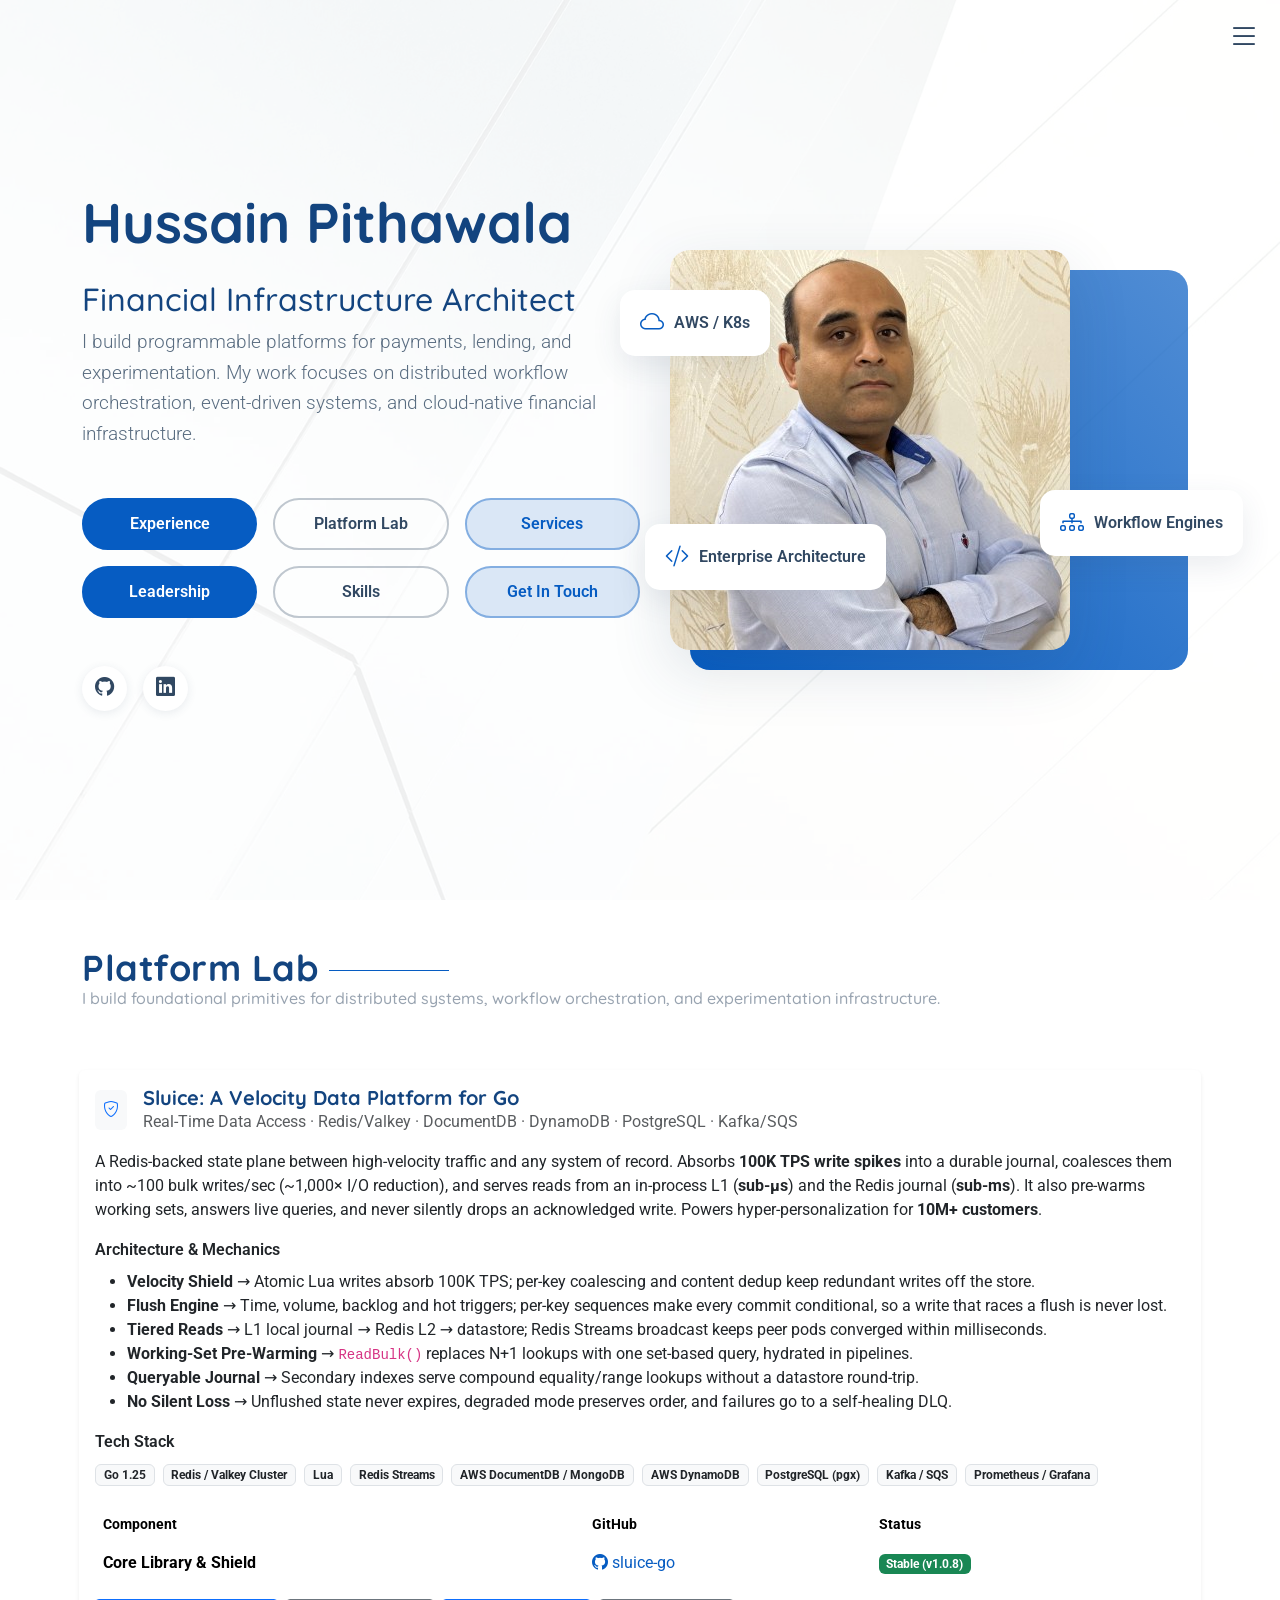
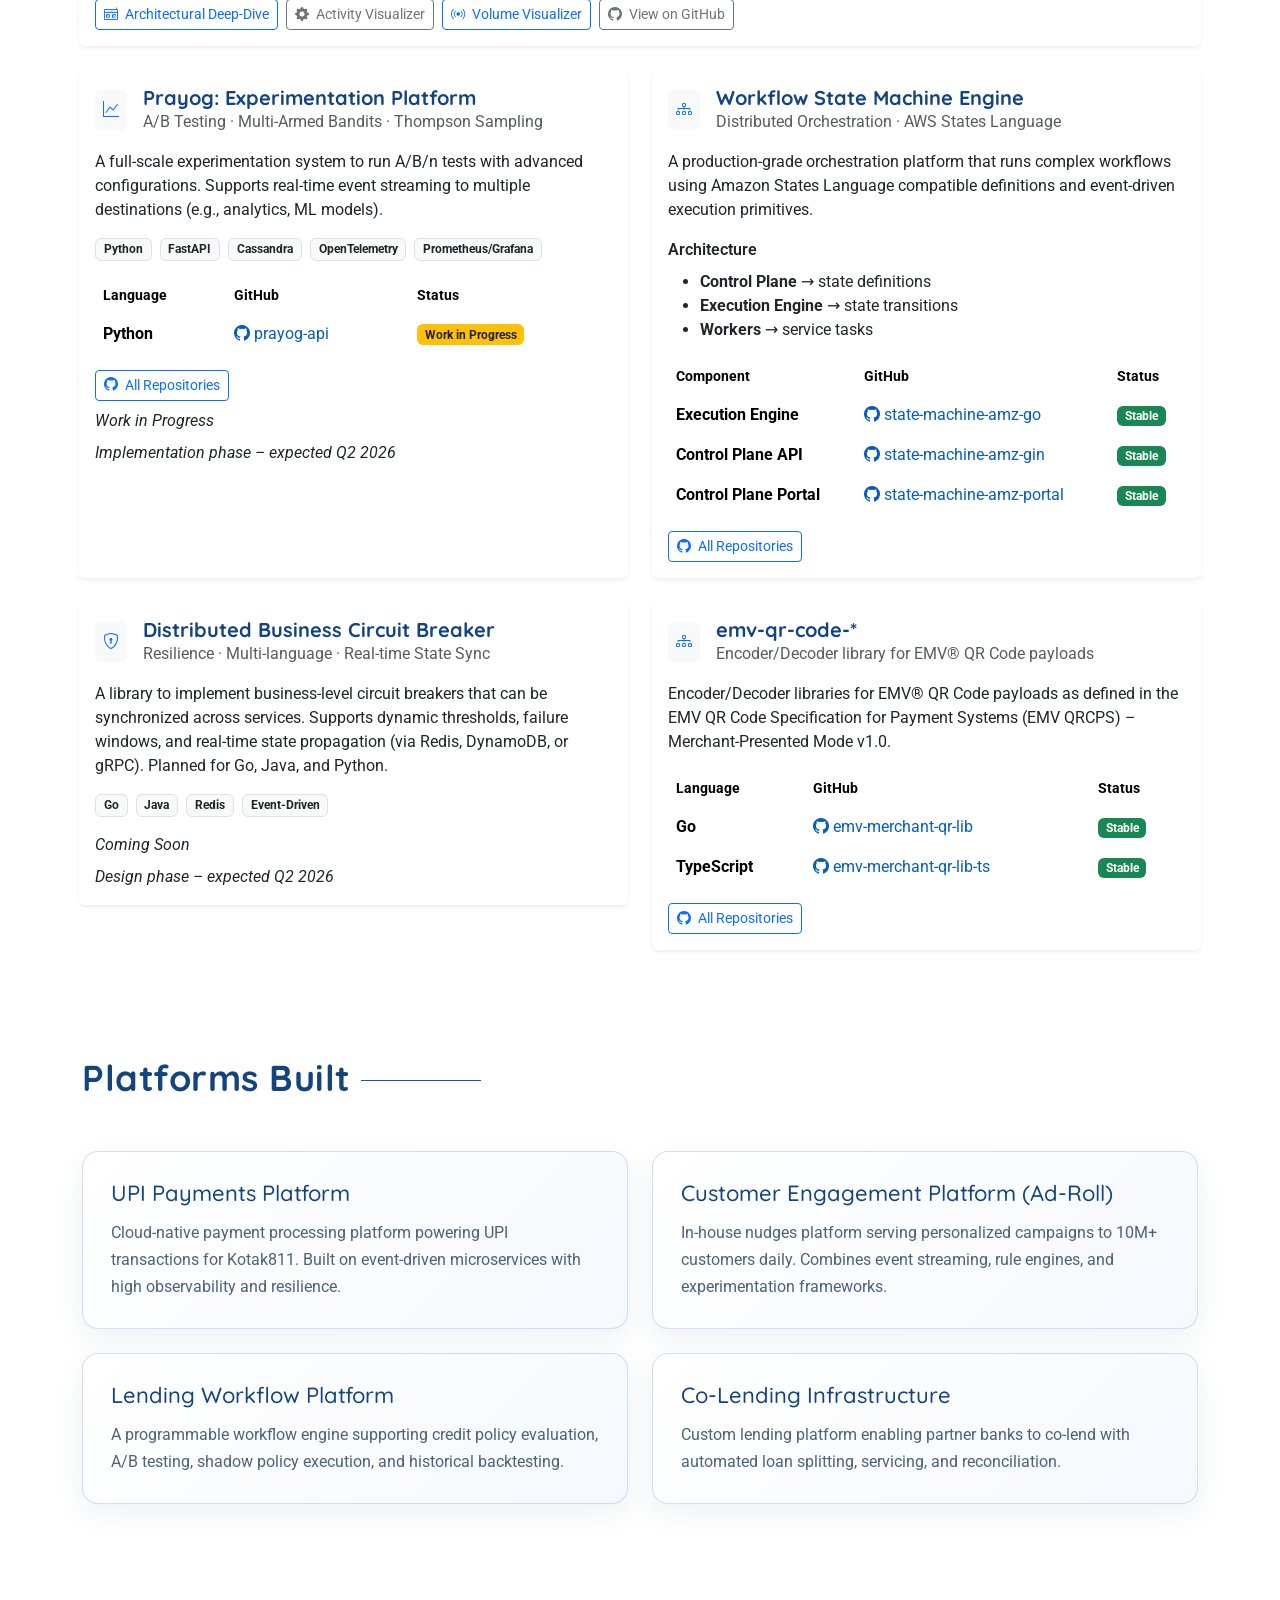
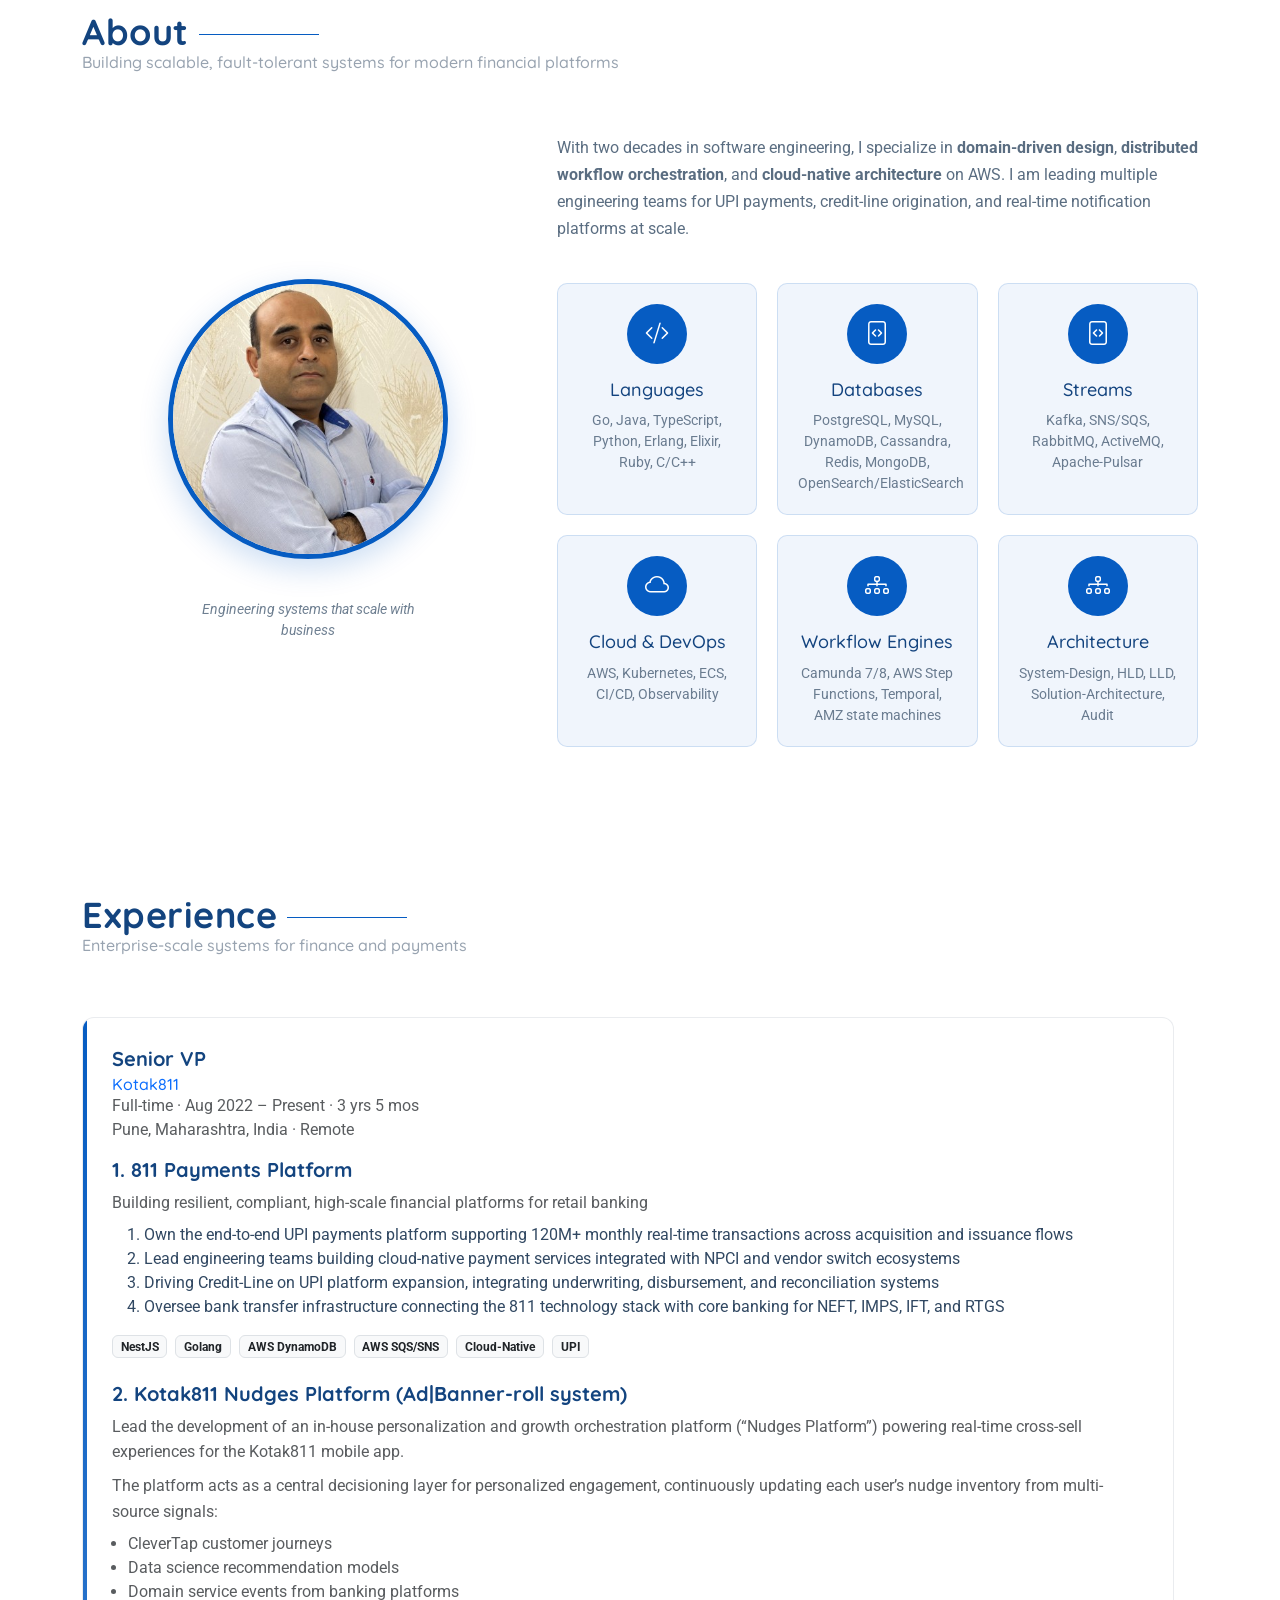
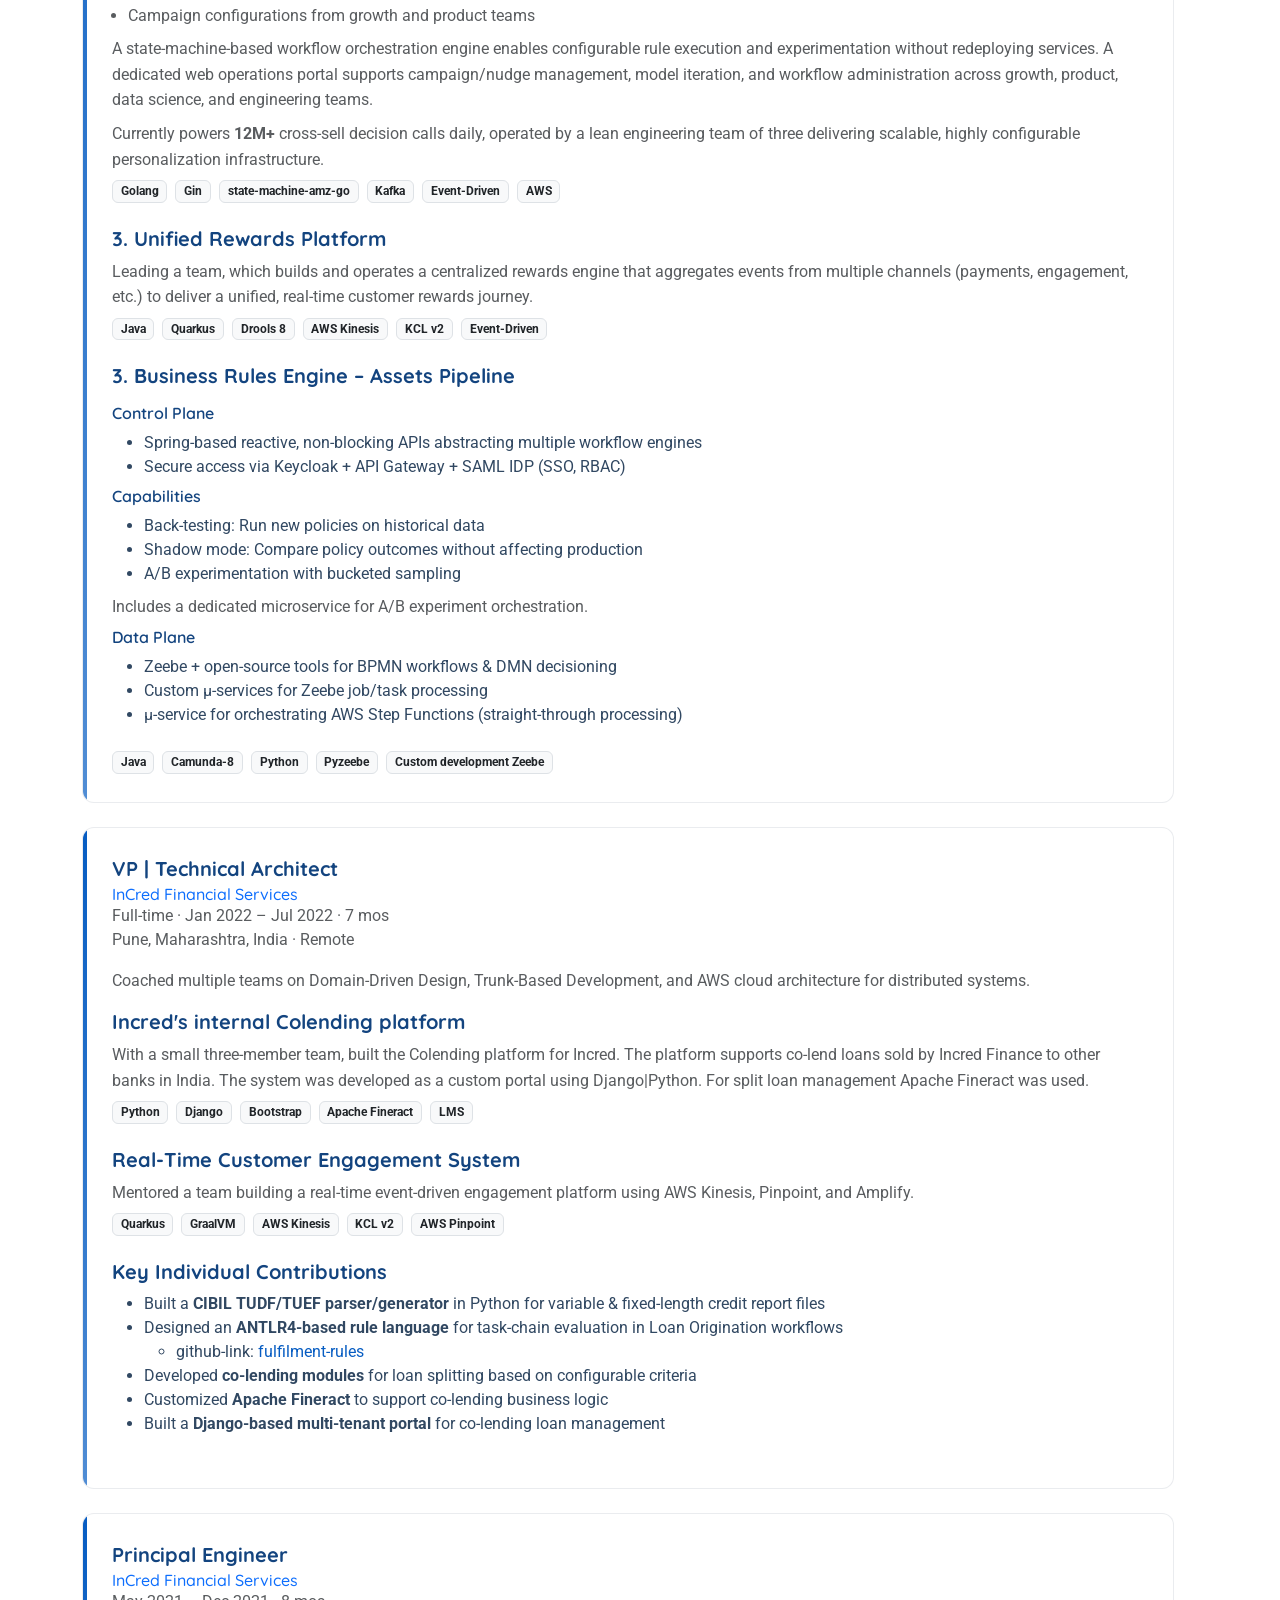
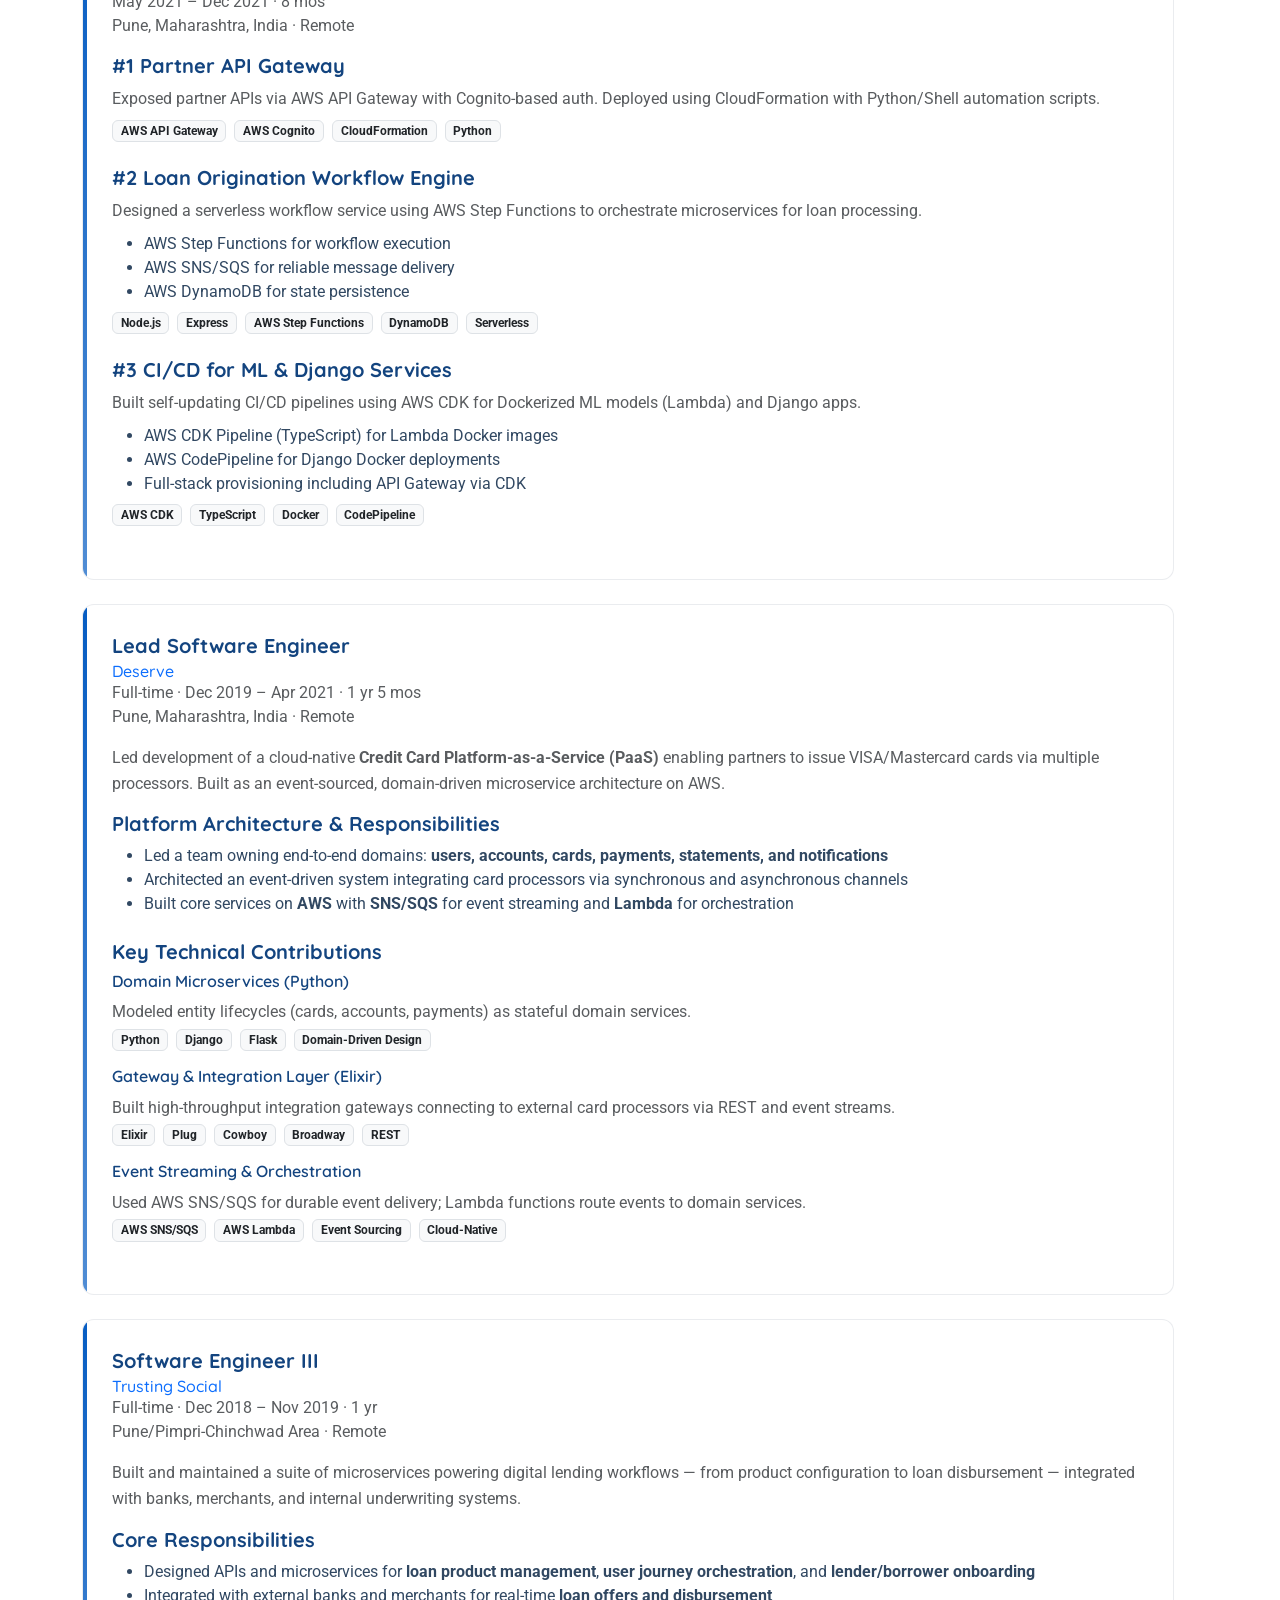
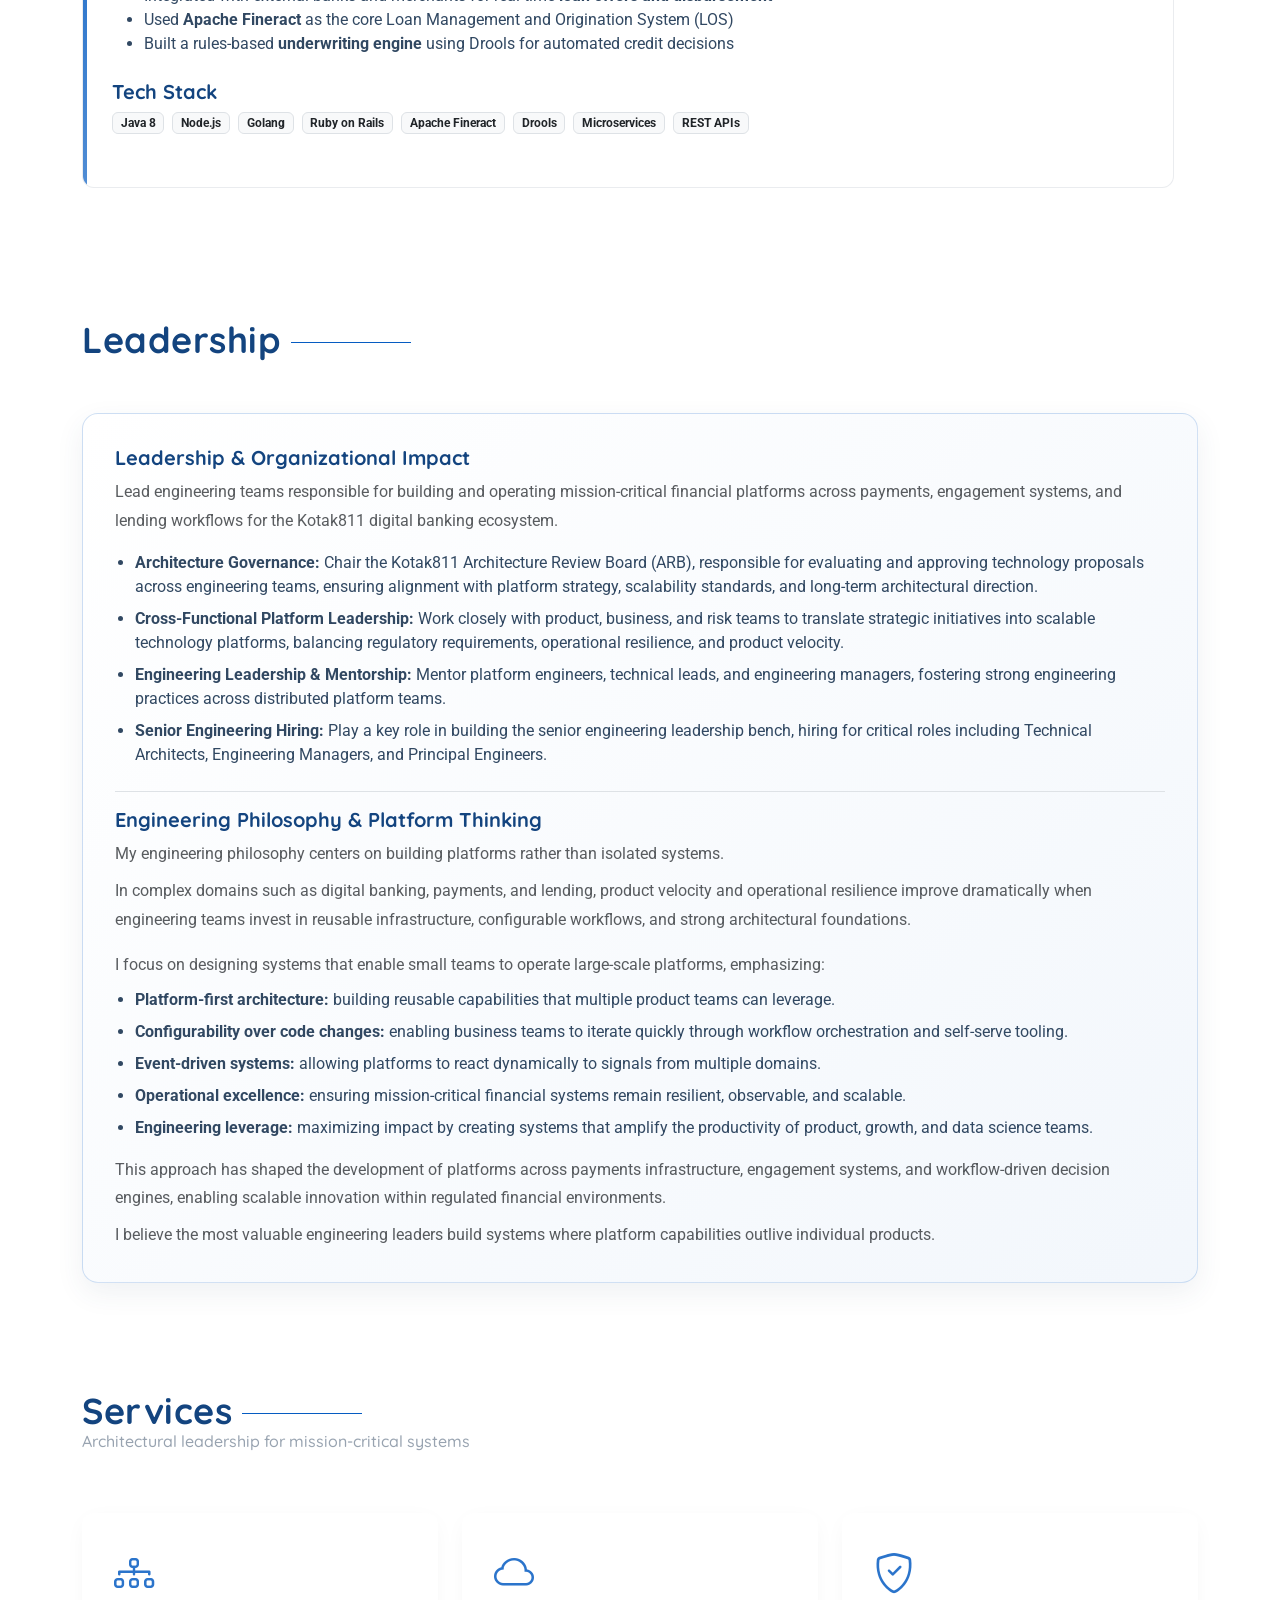
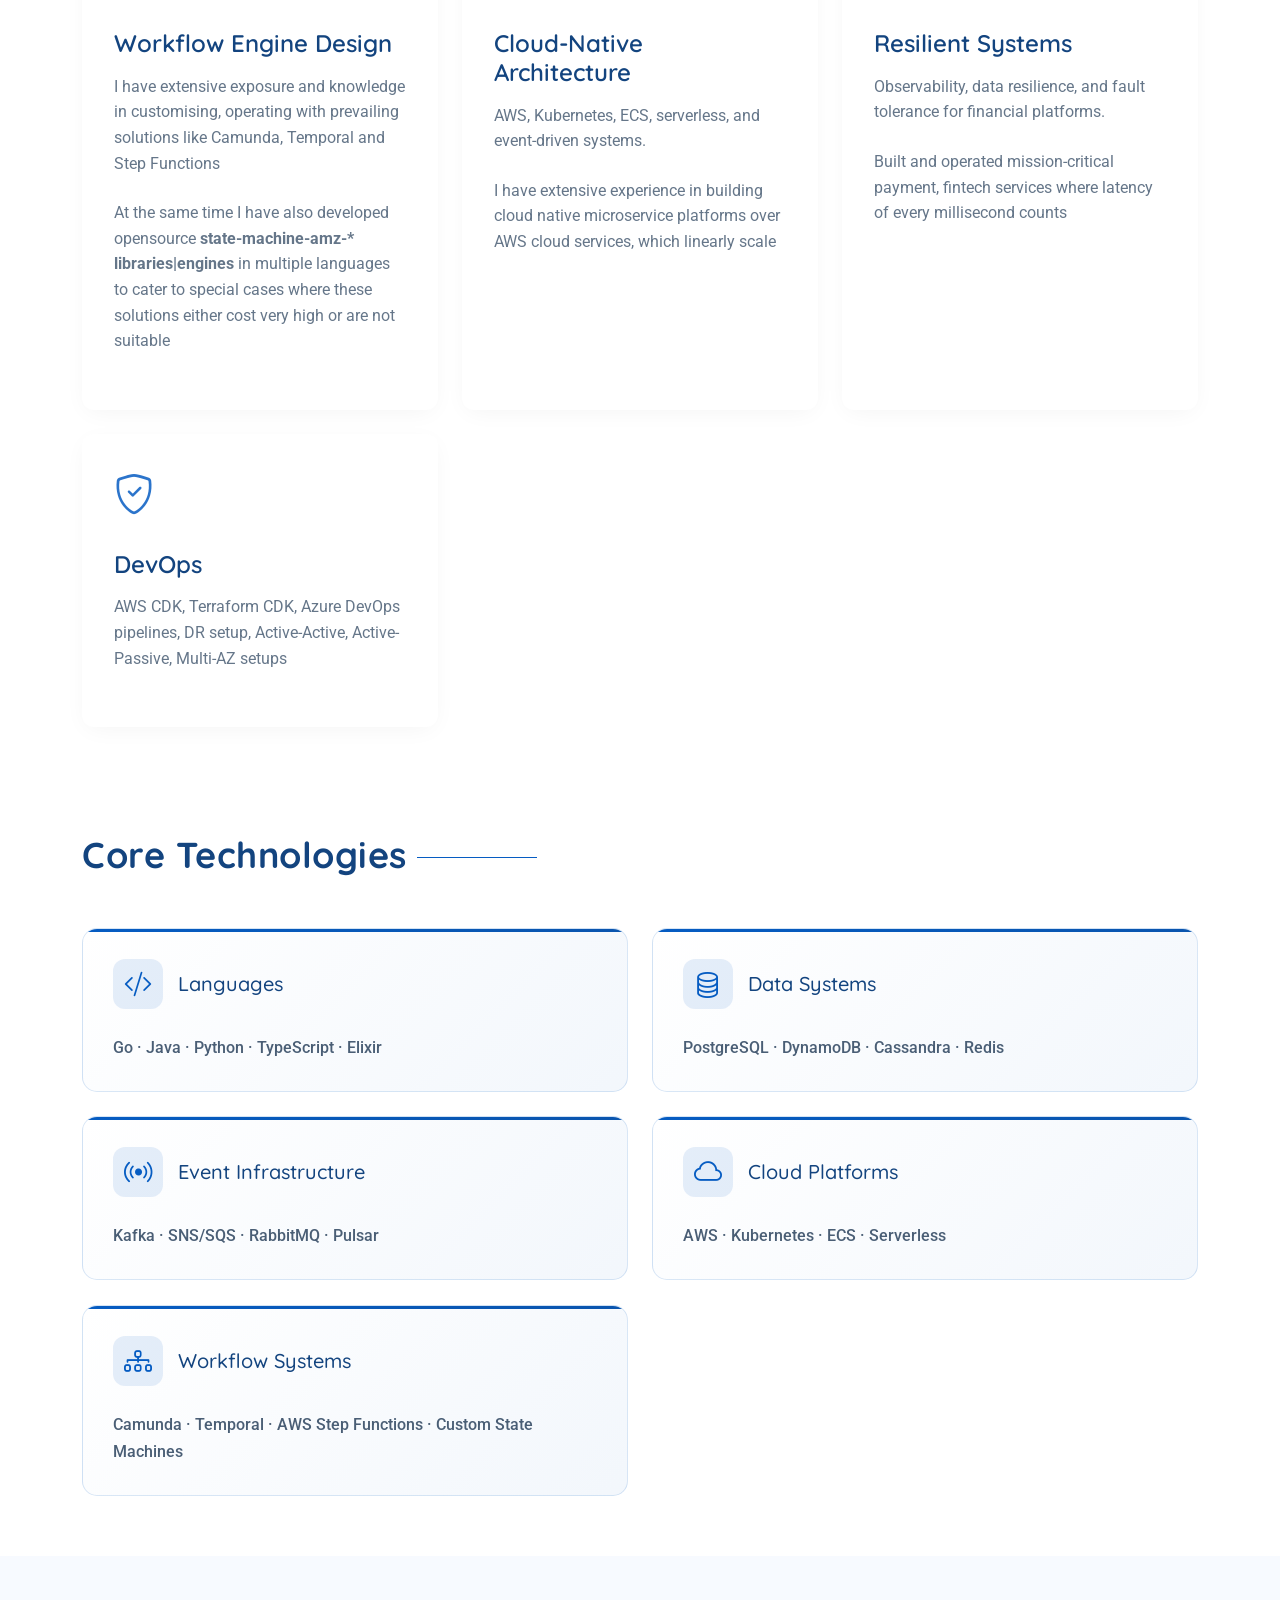
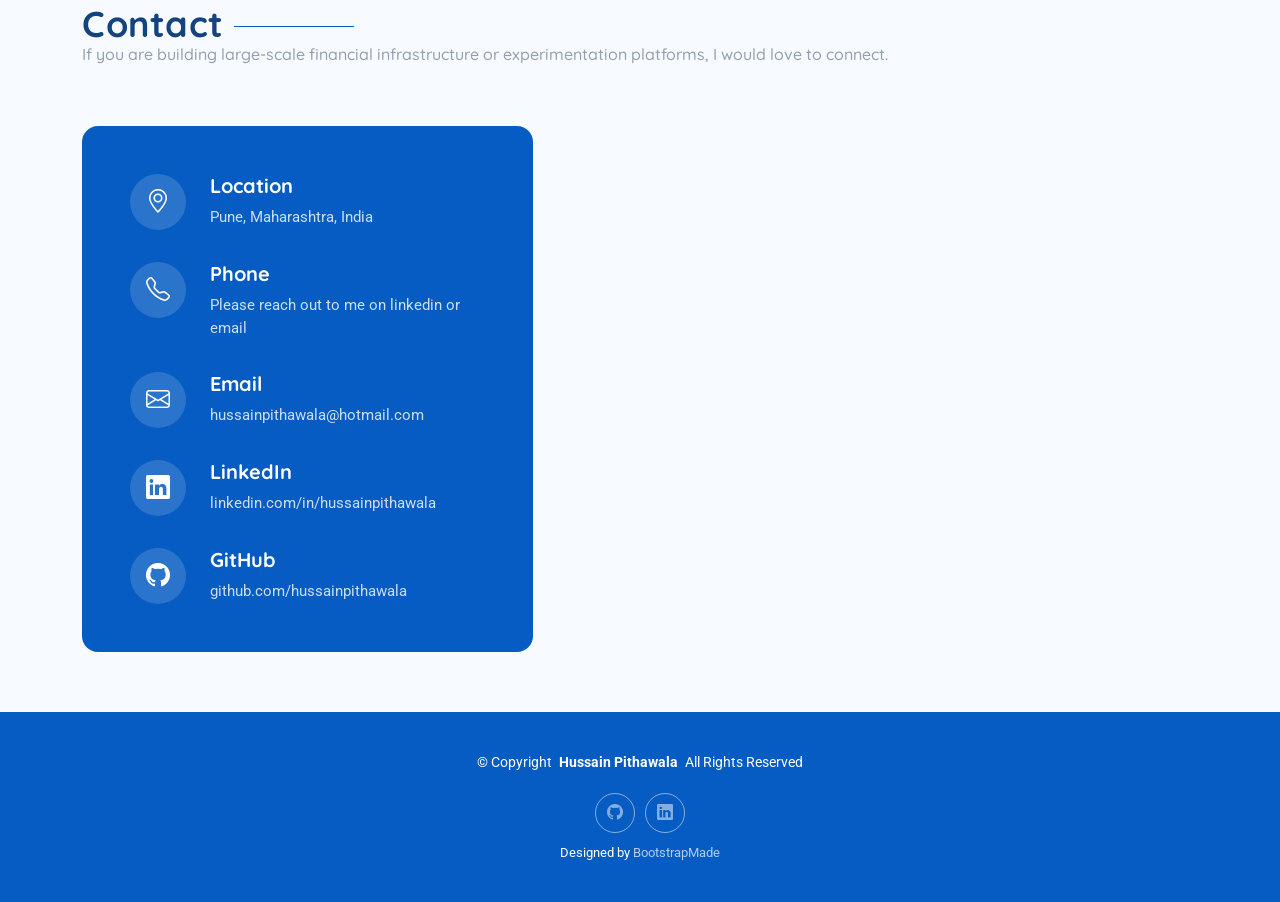
<file: index.html>
<!DOCTYPE html>
<html lang="en">
<head>
    <meta charset="utf-8">
    <meta content="width=device-width, initial-scale=1.0" name="viewport">
    <title>Hussain Pithawala – Principal Architect</title>
    <meta name="description"
          content="Principal Architect specializing in distributed systems, workflow engines (Camunda, AWS Step Functions), and cloud-native platforms on AWS & Kubernetes.">
    <meta name="keywords"
          content="Go, Java, AWS, Kubernetes, Camunda, Step Functions, Temporal, Workflow Engine, Distributed Systems, Banking, UPI, Lending">

    <!-- Favicons -->
    <link href="assets/img/favicon.png" rel="icon">
    <link href="assets/img/apple-touch-icon.png" rel="apple-touch-icon">

    <!-- Fonts -->
    <link href="https://fonts.googleapis.com" rel="preconnect">
    <link href="https://fonts.gstatic.com" rel="preconnect" crossorigin>
    <link href="https://fonts.googleapis.com/css2?family=Roboto:ital,wght@0,100;0,300;0,400;0,500;0,700;0,900;1,100;1,300;1,400;1,500;1,700;1,900&family=Open+Sans:ital,wght@0,300;0,400;0,500;0,600;0,700;0,800;1,300;1,400;1,500;1,600;1,700;1,800&family=Quicksand:wght@300;400;500;600;700&display=swap"
          rel="stylesheet">

    <!-- Vendor CSS Files -->
    <link href="assets/vendor/bootstrap/css/bootstrap.min.css" rel="stylesheet">
    <link href="assets/vendor/bootstrap-icons/bootstrap-icons.css" rel="stylesheet">
    <link href="assets/vendor/aos/aos.css" rel="stylesheet">
    <link href="assets/vendor/glightbox/css/glightbox.min.css" rel="stylesheet">
    <link href="assets/vendor/swiper/swiper-bundle.min.css" rel="stylesheet">

    <!-- Main CSS File -->
    <link href="assets/css/main.css" rel="stylesheet">
</head>

<body class="index-page">
<header id="header" class="header d-flex align-items-center fixed-top">
    <div class="container-fluid  d-flex align-items-center justify-content-between ">
        <nav id="navmenu" class="navmenu">
            <div class="profile-img">
                <img src="assets/img/profile/hussain-1.jpeg" alt="Hussain Pithawala" class="img-fluid rounded-circle">
            </div>
            <a href="/" class="logo d-flex align-items-center justify-content-center">
                <h1 class="sitename">Hussain Pithawala</h1>
            </a>
            <div class="social-links text-center">
                <a href="https://github.com/hussainpithawala" class="github"><i class="bi bi-github"></i></a>
                <a href="https://www.linkedin.com/in/hussainpithawala" class="linkedin"><i
                        class="bi bi-linkedin"></i></a>
            </div>
            <ul>
                <li><a href="#hero">Home</a></li>
                <li><a href="#about">About</a></li>
                <li><a href="#resume">Experience</a></li>
                <li><a href="#portfolio">Portfolio</a></li>
                <li><a href="#services">Services</a></li>
                <li><a href="#contact">Contact</a></li>
            </ul>
            <i class="mobile-nav-toggle d-xl-none bi bi-list"></i>
        </nav>
    </div>
</header>

<main class="main">
    <!-- Hero Section -->
    <section id="hero" class="hero section">
        <div class="container">
            <div class="row g-0 align-items-center">
                <div class="col-lg-6 hero-content" data-aos="fade-right" data-aos-delay="100">
                    <div class="content-wrapper">
                        <h1 class="hero-title">Hussain Pithawala</h1>
                        <h2>Financial Infrastructure Architect</h2>
                        <p class="lead">I build programmable platforms for payments, lending, and experimentation. My
                            work focuses on distributed workflow orchestration, event-driven systems, and cloud-native
                            financial infrastructure.</p>
                        <div class="hero-actions" data-aos="fade-up" data-aos-delay="300">
                            <a href="#resume" class="btn btn-primary">Experience</a>
                            <a href="#portfolio" class="btn btn-outline">Platform Lab</a>
                            <a href="#services" class="btn btn-secondary">Services</a>
                            <a href="#leadership" class="btn btn-primary">Leadership</a>
                            <a href="#skills" class="btn btn-outline">Skills</a>
                            <a href="#contact" class="btn btn-secondary">Get In Touch</a>
                        </div>
                        <div class="social-links mt-3" data-aos="fade-up" data-aos-delay="400">
                            <a href="https://github.com/hussainpithawala"><i class="bi bi-github"></i></a>
                            <a href="https://www.linkedin.com/in/hussainpithawala"><i class="bi bi-linkedin"></i></a>
                        </div>
                    </div>
                </div>
                <div class="col-lg-6 hero-image" data-aos="fade-left" data-aos-delay="200">
                    <div class="image-container">
                        <div class="floating-elements">
                            <div class="floating-card card-1" data-aos="zoom-in" data-aos-delay="400">
                                <i class="bi bi-cloud"></i>
                                <span>AWS / K8s</span>
                            </div>
                            <div class="floating-card card-2" data-aos="zoom-in" data-aos-delay="500">
                                <i class="bi bi-diagram-3"></i>
                                <span>Workflow Engines</span>
                            </div>
                            <div class="floating-card card-3" data-aos="zoom-in" data-aos-delay="300">
                                <i class="bi bi-code-slash"></i>
                                <span>Enterprise Architecture</span>
                            </div>
                        </div>
                        <img src="assets/img/profile/hussain-1.jpeg" alt="Hussain Pithawala"
                             class="img-fluid hero-main-image">
                        <div class="image-overlay"></div>
                    </div>
                </div>
            </div>
        </div>
    </section>

    <!-- Portfolio Section -->
    <section id="portfolio" class="portfolio section">
        <div class="container section-title flex-column">
            <h2>Platform Lab</h2>
            <p>I build foundational primitives for distributed systems, workflow orchestration, and experimentation
                infrastructure.</p>
        </div>
        <div class="container" data-aos="fade-up" data-aos-delay="100">
            <div class="row g-4">
                <!-- ═══════════════════════════════════════════════════════════════════ -->
                <!-- SLUICE-GO PROJECT CARD                                             -->
                <!-- ═══════════════════════════════════════════════════════════════════ -->
                <div class="col-lg-12">
                    <div class="card h-100 shadow-sm border-0">
                        <div class="card-body">
                            <!-- ── Header with icon ──────────────────────────────────── -->
                            <div class="d-flex align-items-center mb-3">
                                <div class="me-3">
                                    <div class="icon-box bg-light rounded p-2">
                                        <i class="bi bi-shield-check text-primary"></i>
                                    </div>
                                </div>
                                <div>
                                    <h5 class="fw-bold mb-0">Sluice: A Velocity Data Platform for Go</h5>
                                    <p class="text-muted mb-0">Real-Time Data Access · Redis/Valkey · DocumentDB · DynamoDB · PostgreSQL · Kafka/SQS</p>
                                </div>
                            </div>

                            <!-- ── Description ───────────────────────────────────────── -->
                            <p>
                                A Redis-backed state plane between high-velocity traffic and any system of record.
                                Absorbs <strong>100K TPS write spikes</strong> into a durable journal, coalesces them into
                                ~100 bulk writes/sec (~1,000× I/O reduction), and serves reads from an in-process L1
                                (<strong>sub-µs</strong>) and the Redis journal (<strong>sub-ms</strong>). It also pre-warms
                                working sets, answers live queries, and never silently drops an acknowledged write.
                                Powers hyper-personalization for <strong>10M+ customers</strong>.
                            </p>

                            <!-- ── Architecture ──────────────────────────────────────── -->
                            <p class="fw-semibold mb-2">Architecture &amp; Mechanics</p>
                            <ul class="architecture-list">
                                <li><strong>Velocity Shield</strong> → Atomic Lua writes absorb 100K TPS; per-key coalescing and content dedup keep redundant writes off the store.</li>
                                <li><strong>Flush Engine</strong> → Time, volume, backlog and hot triggers; per-key sequences make every commit conditional, so a write that races a flush is never lost.</li>
                                <li><strong>Tiered Reads</strong> → L1 local journal → Redis L2 → datastore; Redis Streams broadcast keeps peer pods converged within milliseconds.</li>
                                <li><strong>Working-Set Pre-Warming</strong> → <code>ReadBulk()</code> replaces N+1 lookups with one set-based query, hydrated in pipelines.</li>
                                <li><strong>Queryable Journal</strong> → Secondary indexes serve compound equality/range lookups without a datastore round-trip.</li>
                                <li><strong>No Silent Loss</strong> → Unflushed state never expires, degraded mode preserves order, and failures go to a self-healing DLQ.</li>
                            </ul>

                            <!-- ── Tech stack ────────────────────────────────────────── -->
                            <p class="fw-semibold mb-2">Tech Stack</p>
                            <div class="mb-3">
                                <span class="badge bg-light text-dark border me-1 mb-1">Go 1.25</span>
                                <span class="badge bg-light text-dark border me-1 mb-1">Redis / Valkey Cluster</span>
                                <span class="badge bg-light text-dark border me-1 mb-1">Lua</span>
                                <span class="badge bg-light text-dark border me-1 mb-1">Redis Streams</span>
                                <span class="badge bg-light text-dark border me-1 mb-1">AWS DocumentDB / MongoDB</span>
                                <span class="badge bg-light text-dark border me-1 mb-1">AWS DynamoDB</span>
                                <span class="badge bg-light text-dark border me-1 mb-1">PostgreSQL (pgx)</span>
                                <span class="badge bg-light text-dark border me-1 mb-1">Kafka / SQS</span>
                                <span class="badge bg-light text-dark border me-1 mb-1">Prometheus / Grafana</span>
                            </div>

                            <!-- ── Components table ──────────────────────────────────── -->
                            <div class="table-responsive mt-3">
                                <table class="table table-borderless mb-0">
                                    <thead>
                                    <tr class="text-muted small">
                                        <th>Component</th>
                                        <th>GitHub</th>
                                        <th>Status</th>
                                    </tr>
                                    </thead>
                                    <tbody>
                                    <tr>
                                        <td><strong>Core Library &amp; Shield</strong></td>
                                        <td>
                                            <a href="https://github.com/hussainpithawala/sluice-go" target="_blank">
                                                <i class="bi bi-github"></i> sluice-go
                                            </a>
                                        </td>
                                        <td><span class="badge bg-success">Stable (v1.0.8)</span></td>
                                    </tr>
                                    </tbody>
                                </table>
                            </div>

                            <!-- ── Action buttons ────────────────────────────────────── -->
                            <div class="d-flex gap-2 flex-wrap mt-3">
                                <a href="/sluice/deep-dive.html" target="_blank"
                                    class="btn btn-sm btn-outline-primary">
                                    <i class="bi bi-boombox me-1"></i> Architectural Deep-Dive
                                </a>
                                <a href="/sluice/activity-visualizer.html" class="btn btn-sm btn-outline-secondary" target="_blank">
                                    <i class="bi bi-gear-fill me-1"></i> Activity Visualizer
                                </a>
                                <a href="/sluice/volume-visualiser.html" class="btn btn-sm btn-outline-primary" target="_blank">
                                    <i class="bi bi-broadcast me-1"></i> Volume Visualizer
                                </a>
                                <a href="https://github.com/hussainpithawala/sluice-go" target="_blank"
                                   class="btn btn-sm btn-outline-secondary">
                                    <i class="bi bi-github me-1"></i> View on GitHub
                                </a>
                            </div>
                        </div>
                    </div>
                </div>
                <div class="col-lg-12 shadow">
                </div>
            </div>
            <div class="row g-4">

                <!-- 1. Prayog: Experimentation Platform -->
                <div class="col-lg-6">
                    <div class="card h-100 shadow-sm border-0">
                        <div class="card-body">
                            <div class="d-flex align-items-center mb-3">
                                <div class="me-3">
                                    <div class="icon-box bg-light rounded p-2">
                                        <i class="bi bi-graph-up text-primary"></i>
                                    </div>
                                </div>
                                <div>
                                    <h5 class="fw-bold mb-0">Prayog: Experimentation Platform</h5>
                                    <p class="text-muted mb-0">A/B Testing · Multi-Armed Bandits · Thompson Sampling</p>
                                </div>
                            </div>
                            <p>
                                A full-scale experimentation system to run A/B/n tests with advanced configurations.
                                Supports real-time event streaming to multiple destinations (e.g., analytics, ML
                                models).
                            </p>
                            <div class="d-flex flex-wrap gap-2 mb-3">
                                <span class="badge bg-light text-dark border">Python</span>
                                <span class="badge bg-light text-dark border">FastAPI</span>
                                <span class="badge bg-light text-dark border">Cassandra</span>
                                <span class="badge bg-light text-dark border">OpenTelemetry</span>
                                <span class="badge bg-light text-dark border">Prometheus/Grafana</span>
                            </div>
                            <div class="table-responsive mt-3">
                                <table class="table table-borderless mb-0">
                                    <thead>
                                    <tr class="text-muted small">
                                        <th>Language</th>
                                        <th>GitHub</th>
                                        <th>Status</th>
                                    </tr>
                                    </thead>
                                    <tbody>
                                    <tr>
                                        <td><strong>Python</strong></td>
                                        <td>
                                            <a href="https://github.com/hussainpithawala/prayog-api" target="_blank">
                                                <i class="bi bi-github"></i> prayog-api
                                            </a>
                                        </td>
                                        <td><span class="badge bg-warning text-dark">Work in Progress</span></td>
                                    </tr>
                                    <!-- Add more rows as you implement -->
                                    <!--
                                    <tr>
                                      <td><strong>Python</strong></td>
                                      <td><i class="bi bi-github"></i> state-machine-amz-py</td>
                                      <td><span class="badge bg-secondary">Planned</span></td>
                                    </tr>
                                    -->
                                    </tbody>
                                </table>
                            </div>
                            <a href="https://github.com/hussainpithawala?tab=repositories&q=prayog" target="_blank"
                               class="btn btn-sm btn-outline-primary mt-3">
                                <i class="bi bi-github me-1"></i> All Repositories
                            </a>
                            <p class="mt-2 mb-0"><em>Work in Progress</em></p>
                            <p class="mt-2 mb-0"><em>Implementation phase – expected Q2 2026</em></p>
                        </div>
                    </div>
                </div>

                <!-- 2. Workflow State Machine Engine -->
                <div class="col-lg-6">
                    <div class="card h-100 shadow-sm border-0">
                        <div class="card-body">
                            <div class="d-flex align-items-center mb-3">
                                <div class="me-3">
                                    <div class="icon-box bg-light rounded p-2">
                                        <i class="bi bi-diagram-3 text-primary"></i>
                                    </div>
                                </div>
                                <div>
                                    <h5 class="fw-bold mb-0">Workflow State Machine Engine</h5>
                                    <p class="text-muted mb-0">Distributed Orchestration · AWS States Language</p>
                                </div>
                            </div>
                            <p>
                                A production-grade orchestration platform that runs complex workflows using Amazon
                                States Language
                                compatible definitions and event-driven execution primitives.
                            </p>
                            <p class="fw-semibold mb-2">Architecture</p>
                            <ul class="mb-3">
                                <li><strong>Control Plane</strong> &rarr; state definitions</li>
                                <li><strong>Execution Engine</strong> &rarr; state transitions</li>
                                <li><strong>Workers</strong> &rarr; service tasks</li>
                            </ul>

                            <div class="table-responsive mt-3">
                                <table class="table table-borderless mb-0">
                                    <thead>
                                    <tr class="text-muted small">
                                        <th>Component</th>
                                        <th>GitHub</th>
                                        <th>Status</th>
                                    </tr>
                                    </thead>
                                    <tbody>
                                    <tr>
                                        <td><strong>Execution Engine</strong></td>
                                        <td>
                                            <a href="https://github.com/hussainpithawala/state-machine-amz-go"
                                               target="_blank">
                                                <i class="bi bi-github"></i> state-machine-amz-go
                                            </a>
                                        </td>
                                        <td><span class="badge bg-success">Stable</span></td>
                                    </tr>
                                    <tr>
                                        <td><strong>Control Plane API</strong></td>
                                        <td>
                                            <a href="https://github.com/hussainpithawala/state-machine-amz-gin"
                                               target="_blank">
                                                <i class="bi bi-github"></i> state-machine-amz-gin
                                            </a>
                                        </td>
                                        <td><span class="badge bg-success">Stable</span></td>
                                    </tr>
                                    <tr>
                                        <td><strong>Control Plane Portal</strong></td>
                                        <td>
                                            <a href="https://github.com/hussainpithawala/state-machine-amz-portal"
                                               target="_blank">
                                                <i class="bi bi-github"></i> state-machine-amz-portal
                                            </a>
                                        </td>
                                        <td><span class="badge bg-success">Stable</span></td>
                                    </tr>
                                    </tbody>
                                </table>
                            </div>

                            <a href="https://github.com/hussainpithawala?tab=repositories&q=state-machine-amz"
                               target="_blank" class="btn btn-sm btn-outline-primary mt-3">
                                <i class="bi bi-github me-1"></i> All Repositories
                            </a>
                        </div>
                    </div>
                </div>

                <!-- 3. EMV CO QR Code Implementation -->
                <div class="col-lg-6 mt-4">
                    <div class="card shadow-sm border-0">
                        <div class="card-body">
                            <div class="d-flex align-items-center mb-3">
                                <div class="me-3">
                                    <div class="icon-box bg-light rounded p-2">
                                        <i class="bi bi-shield-lock text-primary"></i>
                                    </div>
                                </div>
                                <div>
                                    <h5 class="fw-bold mb-0">Distributed Business Circuit Breaker</h5>
                                    <p class="text-muted mb-0">Resilience · Multi-language · Real-time State Sync</p>
                                </div>
                            </div>
                            <p>
                                A library to implement business-level circuit breakers that can be synchronized across
                                services.
                                Supports dynamic thresholds, failure windows, and real-time state propagation (via
                                Redis, DynamoDB, or gRPC).
                                Planned for Go, Java, and Python.
                            </p>
                            <div class="d-flex flex-wrap gap-2 mb-3">
                                <span class="badge bg-light text-dark border">Go</span>
                                <span class="badge bg-light text-dark border">Java</span>
                                <span class="badge bg-light text-dark border">Redis</span>
                                <span class="badge bg-light text-dark border">Event-Driven</span>
                            </div>
                            <p class="mt-2 mb-0"><em>Coming Soon</em></p>
                            <p class="mt-2 mb-0"><em>Design phase – expected Q2 2026</em></p>
                        </div>
                    </div>
                </div>

                <!-- 4. EMV CO QR Code Implementation -->
                <div class="col-lg-6">
                    <div class="card h-100 shadow-sm border-0">
                        <div class="card-body">
                            <div class="d-flex align-items-center mb-3">
                                <div class="me-3">
                                    <div class="icon-box bg-light rounded p-2">
                                        <i class="bi bi-diagram-3 text-primary"></i>
                                    </div>
                                </div>
                                <div>
                                    <h5 class="fw-bold mb-0">emv-qr-code-*</h5>
                                    <p class="text-muted mb-0">Encoder/Decoder library for EMV® QR Code payloads </p>
                                </div>
                            </div>
                            <p>
                                Encoder/Decoder libraries for EMV® QR Code payloads as defined in the
                                EMV QR Code Specification for Payment Systems (EMV QRCPS) – Merchant-Presented Mode
                                v1.0.
                            </p>

                            <div class="table-responsive mt-3">
                                <table class="table table-borderless mb-0">
                                    <thead>
                                    <tr class="text-muted small">
                                        <th>Language</th>
                                        <th>GitHub</th>
                                        <th>Status</th>
                                    </tr>
                                    </thead>
                                    <tbody>
                                    <tr>
                                        <td><strong>Go</strong></td>
                                        <td>
                                            <a href="https://github.com/hussainpithawala/emv-merchant-qr-lib"
                                               target="_blank">
                                                <i class="bi bi-github"></i> emv-merchant-qr-lib
                                            </a>
                                        </td>
                                        <td><span class="badge bg-success">Stable</span></td>
                                    </tr>
                                    <tr>
                                        <td><strong>TypeScript</strong></td>
                                        <td>
                                            <a href="https://github.com/hussainpithawala/emv-merchant-qr-lib-ts"
                                               target="_blank">
                                                <i class="bi bi-github"></i> emv-merchant-qr-lib-ts
                                            </a>
                                        </td>
                                        <td><span class="badge bg-success">Stable</span></td>
                                    </tr>
                                    </tbody>
                                </table>
                            </div>

                            <a href="https://github.com/hussainpithawala?tab=repositories&q=emv-merchant-qr-lib"
                               target="_blank" class="btn btn-sm btn-outline-primary mt-3">
                                <i class="bi bi-github me-1"></i> All Repositories
                            </a>
                        </div>
                    </div>
                </div>
            </div>
        </div>
    </section>


    <!-- Platforms Section -->
    <section id="platforms" class="platforms section">
        <div class="container section-title">
            <h2>Platforms Built</h2>
        </div>
        <div class="container" data-aos="fade-up" data-aos-delay="100">
            <div class="row g-4">
                <div class="col-md-6" data-aos="fade-up" data-aos-delay="200">
                    <article class="platform-card">
                        <h3>UPI Payments Platform</h3>
                        <p>Cloud-native payment processing platform powering UPI transactions for Kotak811. Built on
                            event-driven microservices with high observability and resilience.</p>
                    </article>
                </div>
                <div class="col-md-6" data-aos="fade-up" data-aos-delay="250">
                    <article class="platform-card">
                        <h3>Customer Engagement Platform (Ad-Roll)</h3>
                        <p>In-house nudges platform serving personalized campaigns to 10M+ customers daily. Combines
                            event streaming, rule engines, and experimentation frameworks.</p>
                    </article>
                </div>
                <div class="col-md-6" data-aos="fade-up" data-aos-delay="300">
                    <article class="platform-card">
                        <h3>Lending Workflow Platform</h3>
                        <p>A programmable workflow engine supporting credit policy evaluation, A/B testing, shadow
                            policy execution, and historical backtesting.</p>
                    </article>
                </div>
                <div class="col-md-6" data-aos="fade-up" data-aos-delay="350">
                    <article class="platform-card">
                        <h3>Co-Lending Infrastructure</h3>
                        <p>Custom lending platform enabling partner banks to co-lend with automated loan splitting,
                            servicing, and reconciliation.</p>
                    </article>
                </div>
            </div>
        </div>
    </section>

    <!-- About Section -->
    <section id="about" class="about section">
        <div class="container section-title">
            <h2>About</h2>
            <p>Building scalable, fault-tolerant systems for modern financial platforms</p>
        </div>
        <div class="container" data-aos="fade-up" data-aos-delay="100">
            <div class="row align-items-center">
                <div class="col-lg-5" data-aos="fade-right" data-aos-delay="200">
                    <div class="profile-image-wrapper">
                        <div class="profile-image">
                            <img src="assets/img/profile/hussain-1.jpeg" alt="Profile" class="img-fluid">
                        </div>
                        <div class="signature-section">
                            <p class="quote">Engineering systems that scale with business</p>
                        </div>
                    </div>
                </div>
                <div class="col-lg-7" data-aos="fade-left" data-aos-delay="300">
                    <div class="about-content">
                        <div class="intro">
                            <!--              <h2>Hi, I'm Hussain Pithawala – a Principal Architect</h2>-->
                            <p>With two decades in software engineering, I specialize in <strong>domain-driven
                                design</strong>, <strong>distributed workflow orchestration</strong>, and <strong>cloud-native
                                architecture</strong> on AWS. I am leading multiple engineering teams for UPI payments,
                                credit-line origination, and real-time notification platforms at scale.</p>
                        </div>
                        <div class="skills-grid">
                            <div class="skill-item" data-aos="zoom-in" data-aos-delay="500">
                                <div class="skill-icon"><i class="bi bi-code-slash"></i></div>
                                <h4>Languages</h4>
                                <p>Go, Java, TypeScript, Python, Erlang, Elixir, Ruby, C/C++</p>
                            </div>
                            <div class="skill-item" data-aos="zoom-in" data-aos-delay="500">
                                <div class="skill-icon"><i class="bi bi-file-code"></i></div>
                                <h4>Databases</h4>
                                <p>PostgreSQL, MySQL, DynamoDB, Cassandra, Redis, MongoDB, OpenSearch/ElasticSearch</p>
                            </div>
                            <div class="skill-item" data-aos="zoom-in" data-aos-delay="500">
                                <div class="skill-icon"><i class="bi bi-file-code"></i></div>
                                <h4>Streams</h4>
                                <p>Kafka, SNS/SQS, RabbitMQ, ActiveMQ, Apache-Pulsar</p>
                            </div>
                            <div class="skill-item" data-aos="zoom-in" data-aos-delay="450">
                                <div class="skill-icon"><i class="bi bi-cloud"></i></div>
                                <h4>Cloud & DevOps</h4>
                                <p>AWS, Kubernetes, ECS, CI/CD, Observability</p>
                            </div>
                            <div class="skill-item" data-aos="zoom-in" data-aos-delay="400">
                                <div class="skill-icon"><i class="bi bi-diagram-3"></i></div>
                                <h4>Workflow Engines</h4>
                                <p>Camunda 7/8, AWS Step Functions, Temporal, AMZ state machines</p>
                            </div>
                            <div class="skill-item" data-aos="zoom-in" data-aos-delay="400">
                                <div class="skill-icon"><i class="bi bi-diagram-3"></i></div>
                                <h4>Architecture</h4>
                                <p>System-Design, HLD, LLD, Solution-Architecture, Audit</p>
                            </div>
                        </div>
                    </div>
                </div>
            </div>
        </div>
    </section>

    <!-- Resume Section -->
    <section id="resume" class="resume section">
        <div class="container section-title">
            <h2>Experience</h2>
            <p>Enterprise-scale systems for finance and payments</p>
        </div>
        <div class="container" data-aos="fade-up" data-aos-delay="100">
            <div class="row">
                <div class="col-lg-12">
                    <div class="experience-section">
                        <div class="experience-cards">
                            <div class="experience-card">
                                <div class="card-header d-flex justify-content-between align-items-start">
                                    <div class="role-info">
                                        <h3 class="fw-bold">Senior VP</h3>
                                        <h4 class="text-primary">Kotak811</h4>
                                        <p class="text-muted mb-0">Full-time · Aug 2022 – Present · 3 yrs 5 mos</p>
                                        <p class="text-muted mb-0">Pune, Maharashtra, India · Remote</p>
                                    </div>
                                    <!-- Optional: Add logo if available -->
                                    <!-- <img src="assets/img/logos/kotak811-logo.webp" alt="Kotak811" class="logo-img" style="height: 40px;"> -->
                                </div>

                                <div class="card-body mt-3">
                                    <!-- Initiative 1: UPI Payments & Rewards -->
                                    <div class="mb-4">
                                        <h5 class="fw-bold">1. 811 Payments Platform</h5>
                                        <p class="text-muted mb-2">
                                            Building resilient, compliant, high-scale financial platforms for retail
                                            banking
                                        </p>

                                        <ol>
                                            <li>
                                                Own the end-to-end UPI payments platform supporting 120M+ monthly
                                                real-time transactions across acquisition and issuance flows
                                            </li>
                                            <li>
                                                Lead engineering teams building cloud-native payment services integrated
                                                with NPCI and vendor switch ecosystems
                                            </li>
                                            <li>
                                                Driving Credit-Line on UPI platform expansion, integrating underwriting,
                                                disbursement, and reconciliation systems
                                            </li>
                                            <li>
                                                Oversee bank transfer infrastructure connecting the 811 technology stack
                                                with core banking for NEFT, IMPS, IFT, and RTGS
                                            </li>
                                        </ol>
                                        <div class="d-flex flex-wrap gap-2">
                                            <span class="badge bg-light text-dark border">NestJS</span>
                                            <span class="badge bg-light text-dark border">Golang</span>
                                            <span class="badge bg-light text-dark border">AWS DynamoDB</span>
                                            <span class="badge bg-light text-dark border">AWS SQS/SNS</span>
                                            <span class="badge bg-light text-dark border">Cloud-Native</span>
                                            <span class="badge bg-light text-dark border">UPI</span>
                                        </div>
                                    </div>

                                    <!-- Initiative 2: Nudges Platform -->
                                    <div class="mb-4">
                                        <h5 class="fw-bold">2. Kotak811 Nudges Platform (Ad|Banner-roll system)</h5>

                                        <p class="text-muted mb-2">
                                            Lead the development of an in-house personalization and growth orchestration
                                            platform (“Nudges Platform”) powering real-time cross-sell experiences for
                                            the Kotak811 mobile app.
                                        </p>

                                        <p class="text-muted mb-2">
                                            The platform acts as a central decisioning layer for personalized
                                            engagement, continuously updating each user’s nudge inventory from
                                            multi-source signals:
                                        </p>

                                        <ul class="text-muted mb-2 ps-3">
                                            <li>CleverTap customer journeys</li>
                                            <li>Data science recommendation models</li>
                                            <li>Domain service events from banking platforms</li>
                                            <li>Campaign configurations from growth and product teams</li>
                                        </ul>

                                        <p class="text-muted mb-2">
                                            A state-machine-based workflow orchestration engine enables configurable
                                            rule execution and experimentation without redeploying services. A dedicated
                                            web operations portal supports campaign/nudge management, model iteration,
                                            and workflow administration across growth, product, data science, and
                                            engineering teams.
                                        </p>

                                        <p class="text-muted mb-2">
                                            Currently powers <strong>12M+</strong> cross-sell decision calls daily,
                                            operated by a lean engineering team of three delivering scalable, highly
                                            configurable personalization infrastructure.
                                        </p>

                                        <div class="d-flex flex-wrap gap-2">
                                            <span class="badge bg-light text-dark border">Golang</span>
                                            <span class="badge bg-light text-dark border">Gin</span>
                                            <span class="badge bg-light text-dark border">state-machine-amz-go</span>
                                            <span class="badge bg-light text-dark border">Kafka</span>
                                            <span class="badge bg-light text-dark border">Event-Driven</span>
                                            <span class="badge bg-light text-dark border">AWS</span>
                                        </div>
                                    </div>

                                    <!-- Initiative 2: Rewards Platform -->
                                    <div class="mb-4">
                                        <h5 class="fw-bold">3. Unified Rewards Platform</h5>
                                        <p class="text-muted mb-2">
                                            Leading a team, which builds and operates a centralized rewards engine that
                                            aggregates events from multiple channels (payments, engagement, etc.) to
                                            deliver a unified, real-time customer rewards journey.
                                        </p>
                                        <div class="d-flex flex-wrap gap-2">
                                            <span class="badge bg-light text-dark border">Java</span>
                                            <span class="badge bg-light text-dark border">Quarkus</span>
                                            <span class="badge bg-light text-dark border">Drools 8</span>
                                            <span class="badge bg-light text-dark border">AWS Kinesis</span>
                                            <span class="badge bg-light text-dark border">KCL v2</span>
                                            <span class="badge bg-light text-dark border">Event-Driven</span>
                                        </div>
                                    </div>

                                    <!-- Initiative 3: Business Rules Engine -->
                                    <div class="mb-4">
                                        <h5 class="fw-bold">3. Business Rules Engine – Assets Pipeline</h5>

                                        <h6 class="mt-3 fw-semibold">Control Plane</h6>
                                        <ul class="mb-2">
                                            <li>Spring-based reactive, non-blocking APIs abstracting multiple workflow
                                                engines
                                            </li>
                                            <li>Secure access via Keycloak + API Gateway + SAML IDP (SSO, RBAC)</li>
                                        </ul>

                                        <h6 class="fw-semibold">Capabilities</h6>
                                        <ul class="mb-2">
                                            <li>Back-testing: Run new policies on historical data</li>
                                            <li>Shadow mode: Compare policy outcomes without affecting production</li>
                                            <li>A/B experimentation with bucketed sampling</li>
                                        </ul>
                                        <p class="text-muted mb-2">
                                            Includes a dedicated microservice for A/B experiment orchestration.
                                        </p>

                                        <h6 class="fw-semibold">Data Plane</h6>
                                        <ul class="mb-2">
                                            <li>Zeebe + open-source tools for BPMN workflows & DMN decisioning</li>
                                            <li>Custom µ-services for Zeebe job/task processing</li>
                                            <li>µ-service for orchestrating AWS Step Functions (straight-through
                                                processing)
                                            </li>
                                        </ul>
                                    </div>
                                    <div class="d-flex flex-wrap gap-2">
                                        <span class="badge bg-light text-dark border">Java</span>
                                        <span class="badge bg-light text-dark border">Camunda-8</span>
                                        <span class="badge bg-light text-dark border">Python</span>
                                        <span class="badge bg-light text-dark border">Pyzeebe</span>
                                        <span class="badge bg-light text-dark border">Custom development Zeebe</span>
                                    </div>

                                </div>
                            </div>
                            <div class="experience-card">
                                <div class="card-header d-flex justify-content-between align-items-start">
                                    <div class="role-info">
                                        <h3 class="fw-bold">VP | Technical Architect</h3>
                                        <h4 class="text-primary">InCred Financial Services</h4>
                                        <p class="text-muted mb-0">Full-time · Jan 2022 – Jul 2022 · 7 mos</p>
                                        <p class="text-muted mb-0">Pune, Maharashtra, India · Remote</p>
                                    </div>
                                </div>

                                <div class="card-body mt-3">
                                    <p class="text-muted mb-3">
                                        Coached multiple teams on Domain-Driven Design, Trunk-Based Development, and AWS
                                        cloud architecture for distributed systems.
                                    </p>

                                    <div class="mb-4">
                                        <h5 class="fw-bold">Incred's internal Colending platform</h5>
                                        <p class="text-muted mb-2">
                                            With a small three-member team, built the Colending platform for Incred. The
                                            platform supports co-lend loans sold by Incred Finance to other banks in
                                            India.
                                            The system was developed as a custom portal using Django|Python. For split
                                            loan management Apache Fineract was used.
                                        </p>
                                        <div class="d-flex flex-wrap gap-2">
                                            <span class="badge bg-light text-dark border">Python</span>
                                            <span class="badge bg-light text-dark border">Django</span>
                                            <span class="badge bg-light text-dark border">Bootstrap</span>
                                            <span class="badge bg-light text-dark border">Apache Fineract</span>
                                            <span class="badge bg-light text-dark border">LMS</span>
                                        </div>
                                    </div>

                                    <div class="mb-4">
                                        <h5 class="fw-bold">Real-Time Customer Engagement System</h5>
                                        <p class="text-muted mb-2">
                                            Mentored a team building a real-time event-driven engagement platform using
                                            AWS Kinesis, Pinpoint, and Amplify.
                                        </p>
                                        <div class="d-flex flex-wrap gap-2">
                                            <span class="badge bg-light text-dark border">Quarkus</span>
                                            <span class="badge bg-light text-dark border">GraalVM</span>
                                            <span class="badge bg-light text-dark border">AWS Kinesis</span>
                                            <span class="badge bg-light text-dark border">KCL v2</span>
                                            <span class="badge bg-light text-dark border">AWS Pinpoint</span>
                                        </div>
                                    </div>

                                    <div class="mb-4">
                                        <h5 class="fw-bold">Key Individual Contributions</h5>
                                        <ul class="mb-2">
                                            <li>Built a <strong>CIBIL TUDF/TUEF parser/generator</strong> in Python for
                                                variable & fixed-length credit report files
                                            </li>
                                            <li>Designed an <strong>ANTLR4-based rule language</strong> for task-chain
                                                evaluation in Loan Origination workflows
                                                <ul>

                                                    <li>github-link: <a
                                                            href="https://github.com/hussainpithawala/fulfilment-rules"
                                                            target="_blank">fulfilment-rules</a></li>
                                                </ul>
                                            <li>Developed <strong>co-lending modules</strong> for loan splitting based
                                                on configurable criteria
                                            </li>
                                            <li>Customized <strong>Apache Fineract</strong> to support co-lending
                                                business logic
                                            </li>
                                            <li>Built a <strong>Django-based multi-tenant portal</strong> for co-lending
                                                loan management
                                            </li>
                                        </ul>
                                    </div>
                                </div>
                            </div>
                            <div class="experience-card mt-4">
                                <div class="card-header d-flex justify-content-between align-items-start">
                                    <div class="role-info">
                                        <h3 class="fw-bold">Principal Engineer</h3>
                                        <h4 class="text-primary">InCred Financial Services</h4>
                                        <p class="text-muted mb-0">May 2021 – Dec 2021 · 8 mos</p>
                                        <p class="text-muted mb-0">Pune, Maharashtra, India · Remote</p>
                                    </div>
                                </div>

                                <div class="card-body mt-3">
                                    <div class="mb-4">
                                        <h5 class="fw-bold">#1 Partner API Gateway</h5>
                                        <p class="text-muted mb-2">
                                            Exposed partner APIs via AWS API Gateway with Cognito-based auth. Deployed
                                            using CloudFormation with Python/Shell automation scripts.
                                        </p>
                                        <div class="d-flex flex-wrap gap-2">
                                            <span class="badge bg-light text-dark border">AWS API Gateway</span>
                                            <span class="badge bg-light text-dark border">AWS Cognito</span>
                                            <span class="badge bg-light text-dark border">CloudFormation</span>
                                            <span class="badge bg-light text-dark border">Python</span>
                                        </div>
                                    </div>

                                    <div class="mb-4">
                                        <h5 class="fw-bold">#2 Loan Origination Workflow Engine</h5>
                                        <p class="text-muted mb-2">
                                            Designed a serverless workflow service using AWS Step Functions to
                                            orchestrate microservices for loan processing.
                                        </p>
                                        <ul class="mb-2">
                                            <li>AWS Step Functions for workflow execution</li>
                                            <li>AWS SNS/SQS for reliable message delivery</li>
                                            <li>AWS DynamoDB for state persistence</li>
                                        </ul>
                                        <div class="d-flex flex-wrap gap-2">
                                            <span class="badge bg-light text-dark border">Node.js</span>
                                            <span class="badge bg-light text-dark border">Express</span>
                                            <span class="badge bg-light text-dark border">AWS Step Functions</span>
                                            <span class="badge bg-light text-dark border">DynamoDB</span>
                                            <span class="badge bg-light text-dark border">Serverless</span>
                                        </div>
                                    </div>

                                    <div class="mb-4">
                                        <h5 class="fw-bold">#3 CI/CD for ML & Django Services</h5>
                                        <p class="text-muted mb-2">
                                            Built self-updating CI/CD pipelines using AWS CDK for Dockerized ML models
                                            (Lambda) and Django apps.
                                        </p>
                                        <ul class="mb-2">
                                            <li>AWS CDK Pipeline (TypeScript) for Lambda Docker images</li>
                                            <li>AWS CodePipeline for Django Docker deployments</li>
                                            <li>Full-stack provisioning including API Gateway via CDK</li>
                                        </ul>
                                        <div class="d-flex flex-wrap gap-2">
                                            <span class="badge bg-light text-dark border">AWS CDK</span>
                                            <span class="badge bg-light text-dark border">TypeScript</span>
                                            <span class="badge bg-light text-dark border">Docker</span>
                                            <span class="badge bg-light text-dark border">CodePipeline</span>
                                        </div>
                                    </div>

                                </div>
                            </div>
                            <div class="experience-card">
                                <div class="card-header d-flex justify-content-between align-items-start">
                                    <div class="role-info">
                                        <h3 class="fw-bold">Lead Software Engineer</h3>
                                        <h4 class="text-primary">Deserve</h4>
                                        <p class="text-muted mb-0">Full-time · Dec 2019 – Apr 2021 · 1 yr 5 mos</p>
                                        <p class="text-muted mb-0">Pune, Maharashtra, India · Remote</p>
                                    </div>
                                </div>

                                <div class="card-body mt-3">
                                    <p class="text-muted mb-3">
                                        Led development of a cloud-native <strong>Credit Card Platform-as-a-Service
                                        (PaaS)</strong> enabling partners to issue VISA/Mastercard cards via multiple
                                        processors. Built as an event-sourced, domain-driven microservice architecture
                                        on AWS.
                                    </p>

                                    <div class="mb-4">
                                        <h5 class="fw-bold">Platform Architecture & Responsibilities</h5>
                                        <ul class="mb-2">
                                            <li>Led a team owning end-to-end domains: <strong>users, accounts, cards,
                                                payments, statements, and notifications</strong></li>
                                            <li>Architected an event-driven system integrating card processors via
                                                synchronous and asynchronous channels
                                            </li>
                                            <li>Built core services on <strong>AWS</strong> with
                                                <strong>SNS/SQS</strong> for event streaming and <strong>Lambda</strong>
                                                for orchestration
                                            </li>
                                        </ul>
                                    </div>

                                    <div class="mb-4">
                                        <h5 class="fw-bold">Key Technical Contributions</h5>

                                        <div class="mb-3">
                                            <h6 class="fw-semibold">Domain Microservices (Python)</h6>
                                            <p class="text-muted mb-1">
                                                Modeled entity lifecycles (cards, accounts, payments) as stateful domain
                                                services.
                                            </p>
                                            <div class="d-flex flex-wrap gap-2">
                                                <span class="badge bg-light text-dark border">Python</span>
                                                <span class="badge bg-light text-dark border">Django</span>
                                                <span class="badge bg-light text-dark border">Flask</span>
                                                <span class="badge bg-light text-dark border">Domain-Driven Design</span>
                                            </div>
                                        </div>

                                        <div class="mb-3">
                                            <h6 class="fw-semibold">Gateway & Integration Layer (Elixir)</h6>
                                            <p class="text-muted mb-1">
                                                Built high-throughput integration gateways connecting to external card
                                                processors via REST and event streams.
                                            </p>
                                            <div class="d-flex flex-wrap gap-2">
                                                <span class="badge bg-light text-dark border">Elixir</span>
                                                <span class="badge bg-light text-dark border">Plug</span>
                                                <span class="badge bg-light text-dark border">Cowboy</span>
                                                <span class="badge bg-light text-dark border">Broadway</span>
                                                <span class="badge bg-light text-dark border">REST</span>
                                            </div>
                                        </div>

                                        <div class="mb-3">
                                            <h6 class="fw-semibold">Event Streaming & Orchestration</h6>
                                            <p class="text-muted mb-1">
                                                Used AWS SNS/SQS for durable event delivery; Lambda functions route
                                                events to domain services.
                                            </p>
                                            <div class="d-flex flex-wrap gap-2">
                                                <span class="badge bg-light text-dark border">AWS SNS/SQS</span>
                                                <span class="badge bg-light text-dark border">AWS Lambda</span>
                                                <span class="badge bg-light text-dark border">Event Sourcing</span>
                                                <span class="badge bg-light text-dark border">Cloud-Native</span>
                                            </div>
                                        </div>
                                    </div>
                                </div>
                            </div>
                            <div class="experience-card">
                                <div class="card-header d-flex justify-content-between align-items-start">
                                    <div class="role-info">
                                        <h3 class="fw-bold">Software Engineer III</h3>
                                        <h4 class="text-primary">Trusting Social</h4>
                                        <p class="text-muted mb-0">Full-time · Dec 2018 – Nov 2019 · 1 yr</p>
                                        <p class="text-muted mb-0">Pune/Pimpri-Chinchwad Area · Remote</p>
                                    </div>
                                </div>

                                <div class="card-body mt-3">
                                    <p class="text-muted mb-3">
                                        Built and maintained a suite of microservices powering digital lending workflows
                                        — from product configuration to loan disbursement — integrated with banks,
                                        merchants, and internal underwriting systems.
                                    </p>

                                    <div class="mb-4">
                                        <h5 class="fw-bold">Core Responsibilities</h5>
                                        <ul class="mb-2">
                                            <li>Designed APIs and microservices for <strong>loan product
                                                management</strong>, <strong>user journey orchestration</strong>, and
                                                <strong>lender/borrower onboarding</strong></li>
                                            <li>Integrated with external banks and merchants for real-time <strong>loan
                                                offers and disbursement</strong></li>
                                            <li>Used <strong>Apache Fineract</strong> as the core Loan Management and
                                                Origination System (LOS)
                                            </li>
                                            <li>Built a rules-based <strong>underwriting engine</strong> using Drools
                                                for automated credit decisions
                                            </li>
                                        </ul>
                                    </div>

                                    <div class="mb-4">
                                        <h5 class="fw-bold">Tech Stack</h5>
                                        <div class="d-flex flex-wrap gap-2">
                                            <span class="badge bg-light text-dark border">Java 8</span>
                                            <span class="badge bg-light text-dark border">Node.js</span>
                                            <span class="badge bg-light text-dark border">Golang</span>
                                            <span class="badge bg-light text-dark border">Ruby on Rails</span>
                                            <span class="badge bg-light text-dark border">Apache Fineract</span>
                                            <span class="badge bg-light text-dark border">Drools</span>
                                            <span class="badge bg-light text-dark border">Microservices</span>
                                            <span class="badge bg-light text-dark border">REST APIs</span>
                                        </div>
                                    </div>
                                </div>
                            </div>
                        </div>
                    </div>
                </div>
            </div>
        </div>
    </section>

    <!-- Leadership Section -->
    <section id="leadership" class="leadership section">
        <div class="container section-title">
            <h2>Leadership</h2>
        </div>
        <div class="container" data-aos="fade-up" data-aos-delay="100">
            <div class="leadership-panel">
                <div>
                    <h5 class="fw-bold">Leadership & Organizational Impact</h5>

                    <p class="text-muted mb-3">
                        Lead engineering teams responsible for building and operating
                        mission-critical financial platforms across payments, engagement systems,
                        and lending workflows for the Kotak811 digital banking ecosystem.
                    </p>

                    <ul class="mb-0">
                        <li class="mb-2">
                            <strong>Architecture Governance:</strong>
                            Chair the Kotak811 Architecture Review Board (ARB), responsible for
                            evaluating and approving technology proposals across engineering teams,
                            ensuring alignment with platform strategy, scalability standards, and
                            long-term architectural direction.
                        </li>
                        <li class="mb-2">
                            <strong>Cross-Functional Platform Leadership:</strong>
                            Work closely with product, business, and risk teams to translate
                            strategic initiatives into scalable technology platforms, balancing
                            regulatory requirements, operational resilience, and product velocity.
                        </li>
                        <li class="mb-2">
                            <strong>Engineering Leadership & Mentorship:</strong>
                            Mentor platform engineers, technical leads, and engineering managers,
                            fostering strong engineering practices across distributed platform
                            teams.
                        </li>
                        <li>
                            <strong>Senior Engineering Hiring:</strong>
                            Play a key role in building the senior engineering leadership bench,
                            hiring for critical roles including Technical Architects, Engineering
                            Managers, and Principal Engineers.
                        </li>
                    </ul>
                </div>

                <div class="mt-4 pt-3 border-top">
                    <h5 class="fw-bold">Engineering Philosophy & Platform Thinking</h5>

                    <p class="text-muted mb-2">
                        My engineering philosophy centers on building platforms rather than isolated
                        systems.
                    </p>
                    <p class="text-muted mb-3">
                        In complex domains such as digital banking, payments, and lending, product
                        velocity and operational resilience improve dramatically when engineering teams
                        invest in reusable infrastructure, configurable workflows, and strong
                        architectural foundations.
                    </p>

                    <p class="text-muted mb-2">
                        I focus on designing systems that enable small teams to operate large-scale
                        platforms, emphasizing:
                    </p>
                    <ul class="mb-3">
                        <li class="mb-2"><strong>Platform-first architecture:</strong> building
                            reusable capabilities that multiple product teams can leverage.
                        </li>
                        <li class="mb-2"><strong>Configurability over code changes:</strong> enabling
                            business teams to iterate quickly through workflow orchestration and
                            self-serve tooling.
                        </li>
                        <li class="mb-2"><strong>Event-driven systems:</strong> allowing platforms to
                            react dynamically to signals from multiple domains.
                        </li>
                        <li class="mb-2"><strong>Operational excellence:</strong> ensuring
                            mission-critical financial systems remain resilient, observable, and
                            scalable.
                        </li>
                        <li><strong>Engineering leverage:</strong> maximizing impact by creating
                            systems that amplify the productivity of product, growth, and data science
                            teams.
                        </li>
                    </ul>

                    <p class="text-muted mb-2">
                        This approach has shaped the development of platforms across payments
                        infrastructure, engagement systems, and workflow-driven decision engines,
                        enabling scalable innovation within regulated financial environments.
                    </p>
                    <p class="text-muted mb-0">
                        I believe the most valuable engineering leaders build systems where platform
                        capabilities outlive individual products.
                    </p>
                </div>
            </div>
        </div>
    </section>

    <!-- Services Section -->
    <section id="services" class="services section">
        <div class="container section-title">
            <h2>Services</h2>
            <p>Architectural leadership for mission-critical systems</p>
        </div>
        <div class="container" data-aos="fade-up" data-aos-delay="100">
            <div class="row g-4">
                <div class="col-lg-4 col-md-6">
                    <div class="service-item">
                        <div class="icon"><i class="bi bi-diagram-3"></i></div>
                        <h3>Workflow Engine Design</h3>
                        <p>I have extensive exposure and knowledge in customising, operating with prevailing solutions
                            like Camunda, Temporal and Step Functions</p>
                        <p>At the same time I have also developed opensource <b>state-machine-amz-*
                            libraries|engines</b> in multiple languages to cater to special cases where these solutions
                            either cost very high or are not suitable</p>
                    </div>
                </div>
                <div class="col-lg-4 col-md-6">
                    <div class="service-item">
                        <div class="icon"><i class="bi bi-cloud"></i></div>
                        <h3>Cloud-Native Architecture</h3>
                        <p>AWS, Kubernetes, ECS, serverless, and event-driven systems.</p>
                        <p>I have extensive experience in building cloud native microservice platforms over AWS cloud
                            services, which linearly scale</p>
                    </div>
                </div>
                <div class="col-lg-4 col-md-6">
                    <div class="service-item">
                        <div class="icon"><i class="bi bi-shield-check"></i></div>
                        <h3>Resilient Systems</h3>
                        <p>Observability, data resilience, and fault tolerance for financial platforms.</p>
                        <p>Built and operated mission-critical payment, fintech services where latency of every
                            millisecond counts </p>
                    </div>
                </div>
                <div class="col-lg-4 col-md-6">
                    <div class="service-item">
                        <div class="icon"><i class="bi bi-shield-check"></i></div>
                        <h3>DevOps</h3>
                        <p>AWS CDK, Terraform CDK, Azure DevOps pipelines, DR setup, Active-Active, Active-Passive,
                            Multi-AZ setups</p>
                    </div>
                </div>
            </div>
        </div>
    </section>

    <!-- Skills Section -->
    <section id="skills" class="skills section">
        <div class="container section-title">
            <h2>Core Technologies</h2>
        </div>
        <div class="container" data-aos="fade-up" data-aos-delay="100">
            <div class="skills-grid">
                <div class="row g-4">
                    <div class="col-md-6" data-aos="flip-left" data-aos-delay="200">
                        <div class="skill-card">
                            <div class="skill-header"><i class="bi bi-code-slash"></i>
                                <h3>Languages</h3></div>
                            <p class="skill-stack">Go · Java · Python · TypeScript · Elixir</p>
                        </div>
                    </div>
                    <div class="col-md-6" data-aos="flip-left" data-aos-delay="250">
                        <div class="skill-card">
                            <div class="skill-header"><i class="bi bi-database"></i>
                                <h3>Data Systems</h3></div>
                            <p class="skill-stack">PostgreSQL · DynamoDB · Cassandra · Redis</p>
                        </div>
                    </div>
                    <div class="col-md-6" data-aos="flip-left" data-aos-delay="300">
                        <div class="skill-card">
                            <div class="skill-header"><i class="bi bi-broadcast"></i>
                                <h3>Event Infrastructure</h3></div>
                            <p class="skill-stack">Kafka · SNS/SQS · RabbitMQ · Pulsar</p>
                        </div>
                    </div>
                    <div class="col-md-6" data-aos="flip-left" data-aos-delay="350">
                        <div class="skill-card">
                            <div class="skill-header"><i class="bi bi-cloud"></i>
                                <h3>Cloud Platforms</h3></div>
                            <p class="skill-stack">AWS · Kubernetes · ECS · Serverless</p>
                        </div>
                    </div>
                    <div class="col-md-6" data-aos="flip-left" data-aos-delay="400">
                        <div class="skill-card">
                            <div class="skill-header"><i class="bi bi-diagram-3"></i>
                                <h3>Workflow Systems</h3></div>
                            <p class="skill-stack">Camunda · Temporal · AWS Step Functions · Custom State Machines</p>
                        </div>
                    </div>
                </div>
            </div>
        </div>
    </section>

    <!-- Contact Section -->
    <section id="contact" class="contact section light-background">
        <div class="container section-title">
            <h2>Contact</h2>
            <p>If you are building large-scale financial infrastructure or experimentation platforms, I would love to
                connect.</p>
        </div>
        <div class="container" data-aos="fade-up" data-aos-delay="100">
            <div class="row g-4">
                <div class="col-lg-5">
                    <div class="info-box">
                        <div class="info-item">
                            <div class="icon-box"><i class="bi bi-geo-alt"></i></div>
                            <div class="content">
                                <h4>Location</h4>
                                <p>Pune, Maharashtra, India</p>
                            </div>
                        </div>
                        <div class="info-item">
                            <div class="icon-box"><i class="bi bi-telephone"></i></div>
                            <div class="content">
                                <h4>Phone</h4>
                                <p>Please reach out to me on linkedin or email</p>
                            </div>
                        </div>
                        <div class="info-item">
                            <div class="icon-box"><i class="bi bi-envelope"></i></div>
                            <div class="content">
                                <h4>Email</h4>
                                <p>hussainpithawala@hotmail.com</p>
                            </div>
                        </div>
                        <div class="info-item">
                            <div class="icon-box"><i class="bi bi-linkedin"></i></div>
                            <div class="content">
                                <h4>LinkedIn</h4>
                                <p><a href="https://www.linkedin.com/in/hussainpithawala" target="_blank">linkedin.com/in/hussainpithawala</a>
                                </p>
                            </div>
                        </div>
                        <div class="info-item">
                            <div class="icon-box"><i class="bi bi-github"></i></div>
                            <div class="content">
                                <h4>GitHub</h4>
                                <p><a href="https://github.com/hussainpithawala" target="_blank">github.com/hussainpithawala</a>
                                </p>
                            </div>
                        </div>
                    </div>
                </div>
                <div class="col-lg-7">
                    <!--          <p class="text-center">I'm open for leadership challenges/opportunities in technology, feel free to connect!</p>-->
                    <!--          <p class="text-center">Open for Director of Engg. | Principal Architect role in Software development</p>-->
                </div>
            </div>
        </div>
    </section>
</main>

<footer id="footer" class="footer dark-background">
    <div class="container">
        <div class="copyright text-center">
            <p>© <span>Copyright</span> <strong class="px-1 sitename">Hussain Pithawala</strong> <span>All Rights Reserved</span>
            </p>
        </div>
        <div class="social-links d-flex justify-content-center">
            <a href="https://github.com/hussainpithawala"><i class="bi bi-github"></i></a>
            <a href="https://www.linkedin.com/in/hussainpithawala"><i class="bi bi-linkedin"></i></a>
        </div>
        <div class="credits">
            Designed by <a href="https://bootstrapmade.com/">BootstrapMade</a>
        </div>
    </div>
</footer>

<!-- Scroll Top -->
<a href="#" id="scroll-top" class="scroll-top d-flex align-items-center justify-content-center"><i
        class="bi bi-arrow-up-short"></i></a>

<!-- Vendor JS Files -->
<script src="assets/vendor/bootstrap/js/bootstrap.bundle.min.js"></script>
<script src="assets/vendor/aos/aos.js"></script>
<script src="assets/vendor/purecounter/purecounter_vanilla.js"></script>
<script src="assets/vendor/typed.js/typed.umd.js"></script>
<script src="assets/vendor/glightbox/js/glightbox.min.js"></script>
<script src="assets/vendor/isotope-layout/isotope.pkgd.min.js"></script>
<script src="assets/vendor/swiper/swiper-bundle.min.js"></script>
<script src="assets/vendor/waypoints/noframework.waypoints.js"></script>

<!-- Main JS File -->
<script src="assets/js/main.js"></script>
</body>
</html>
</file>
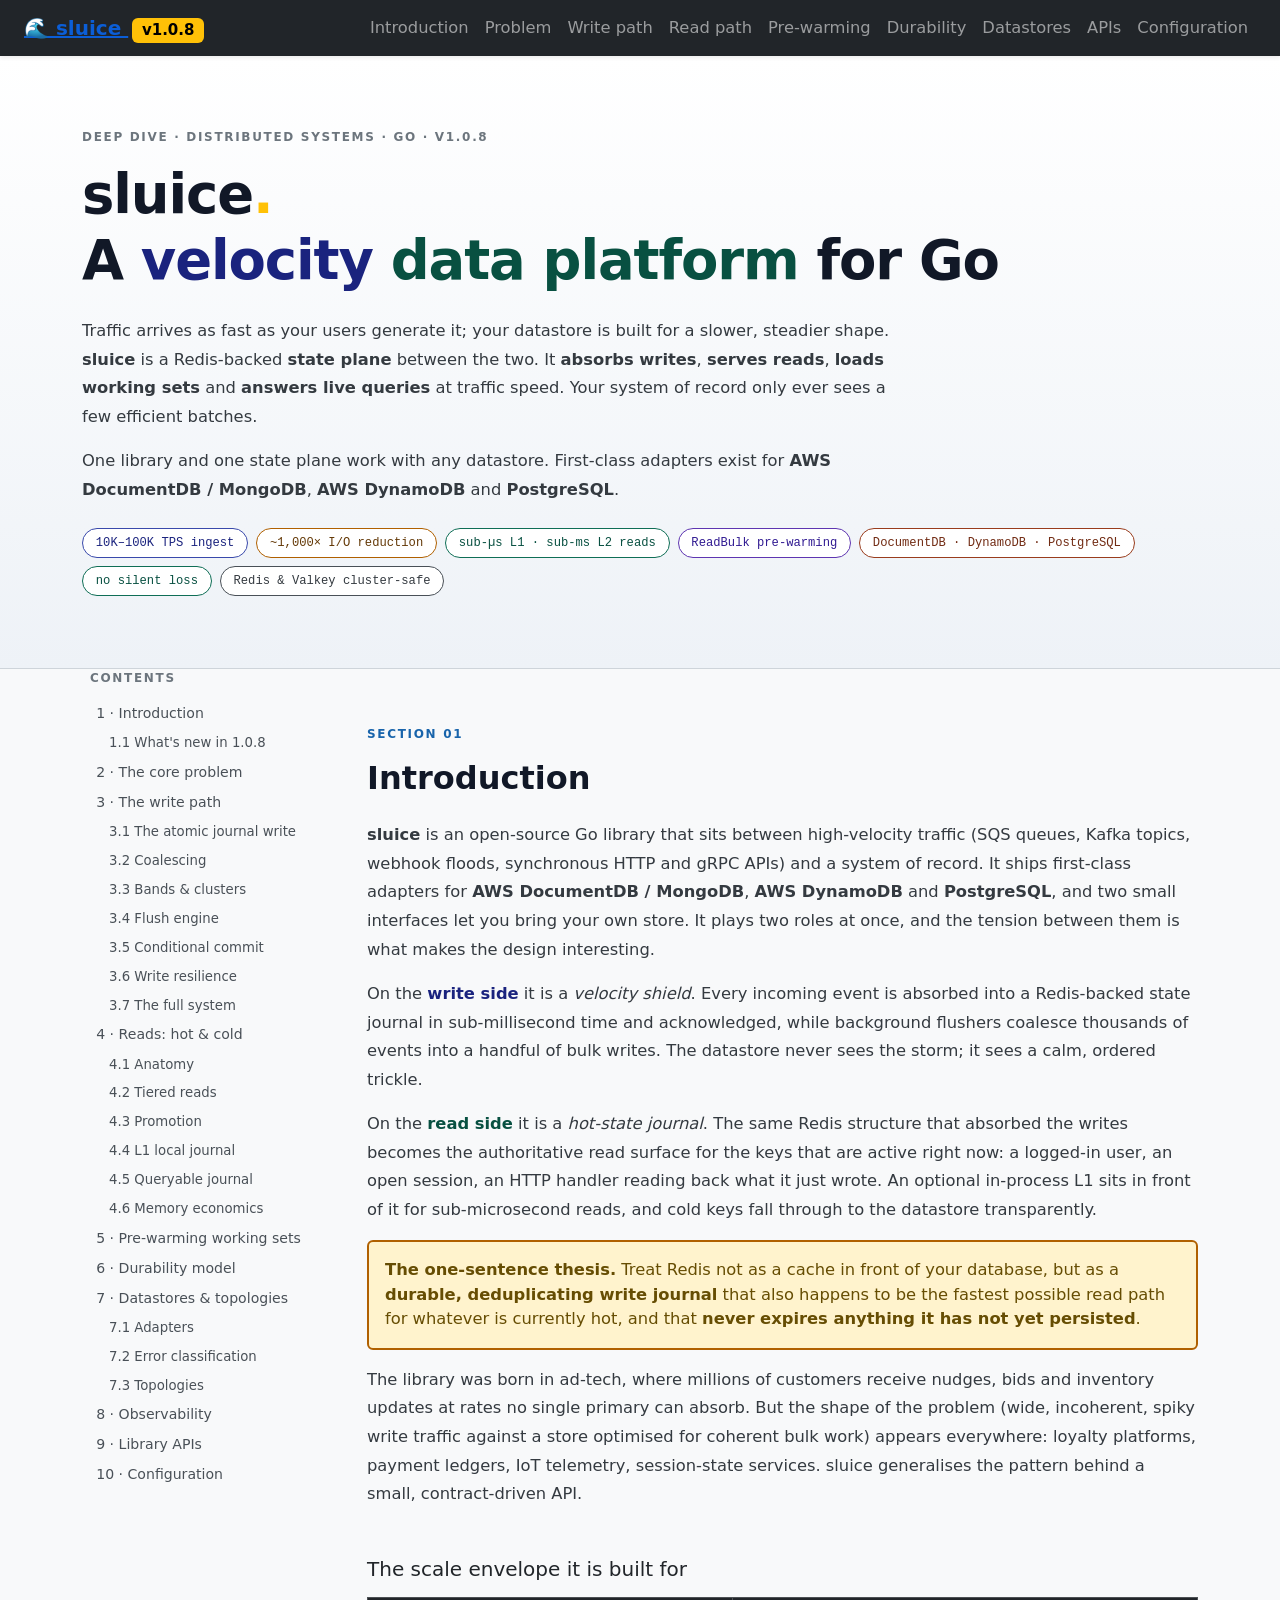
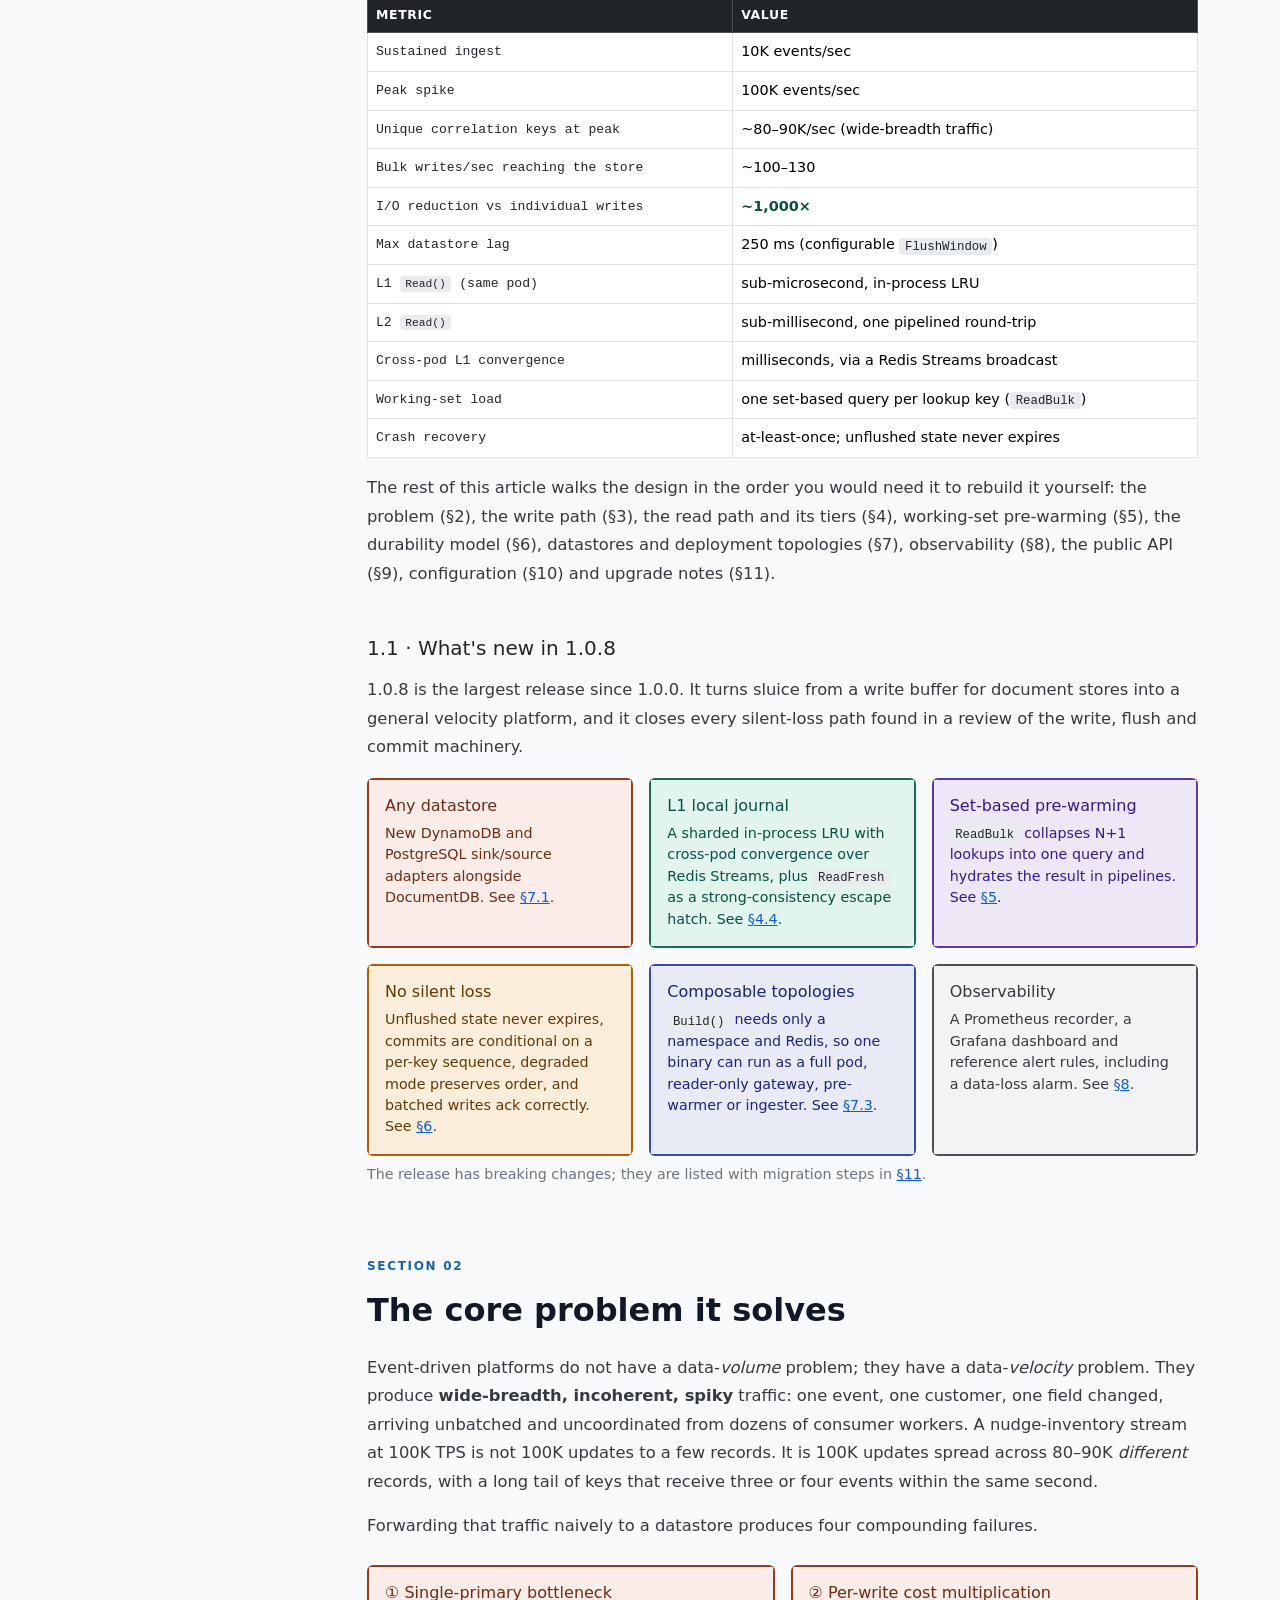
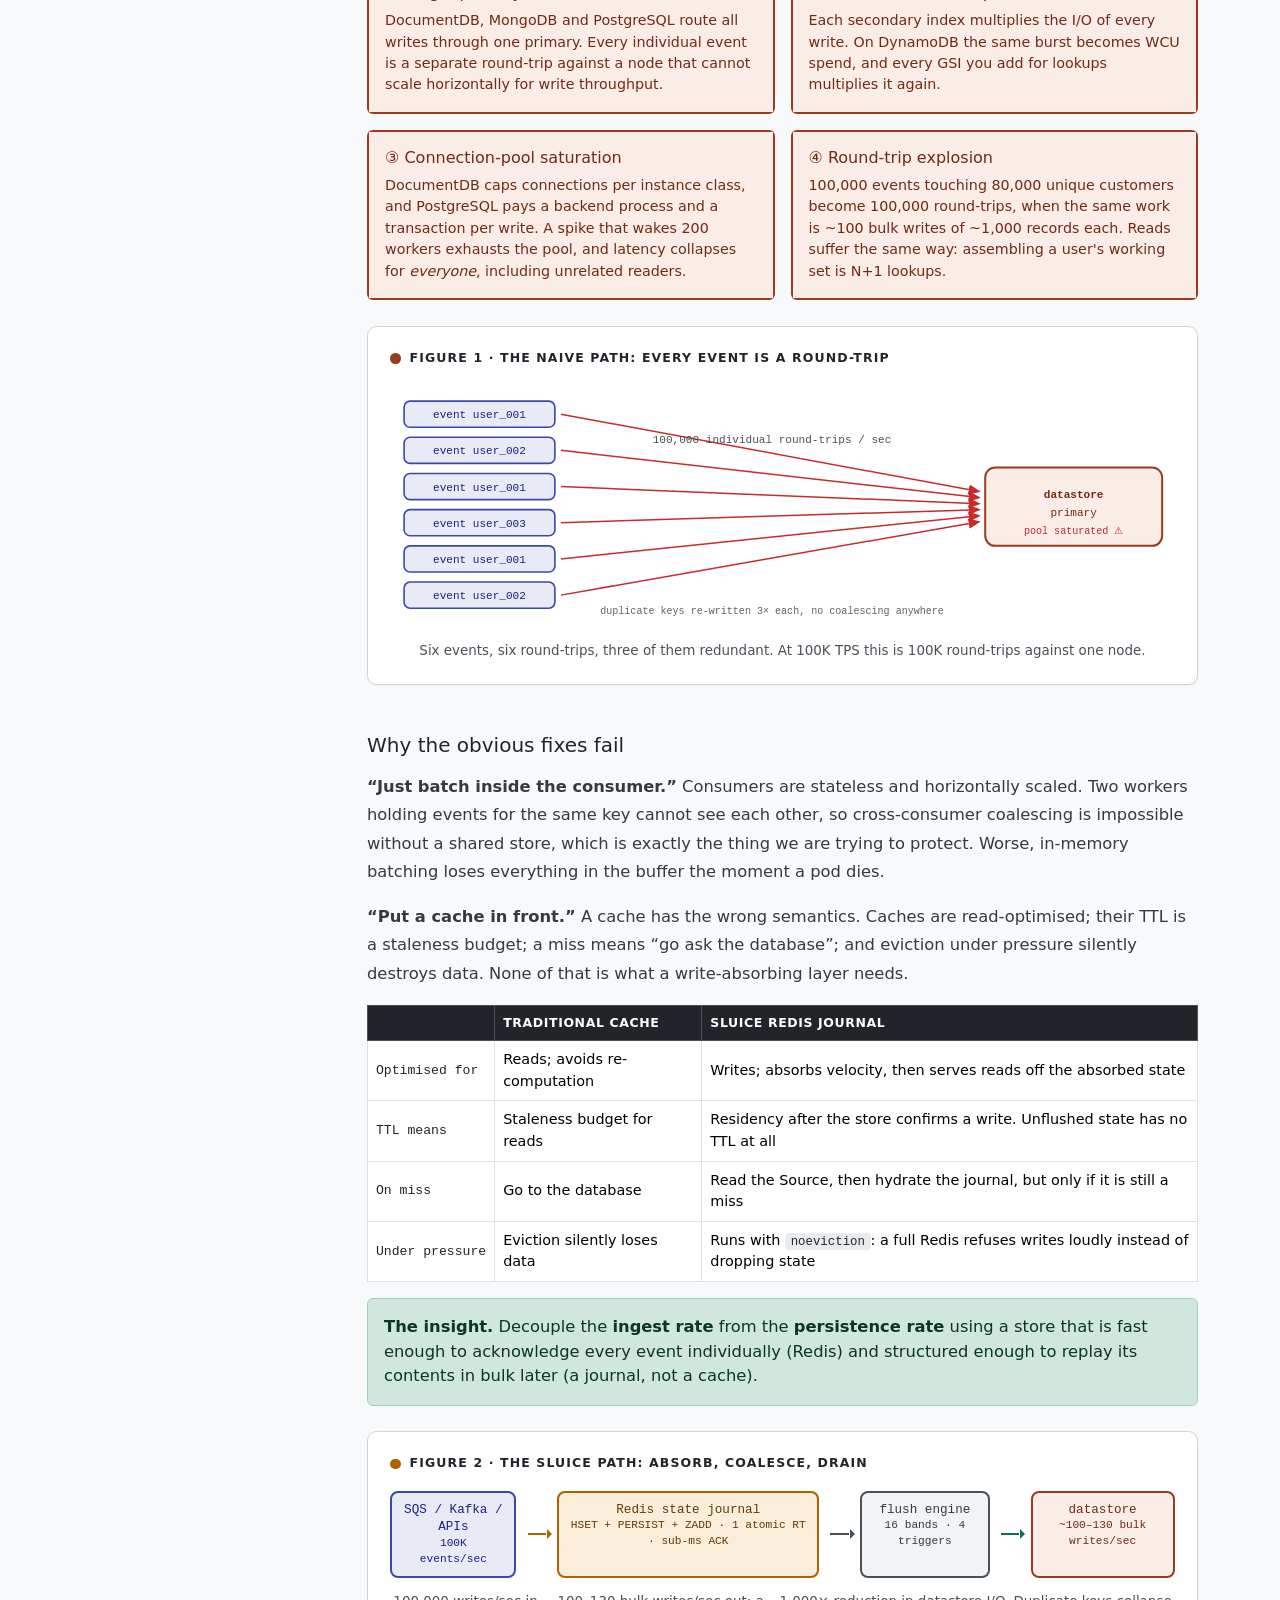
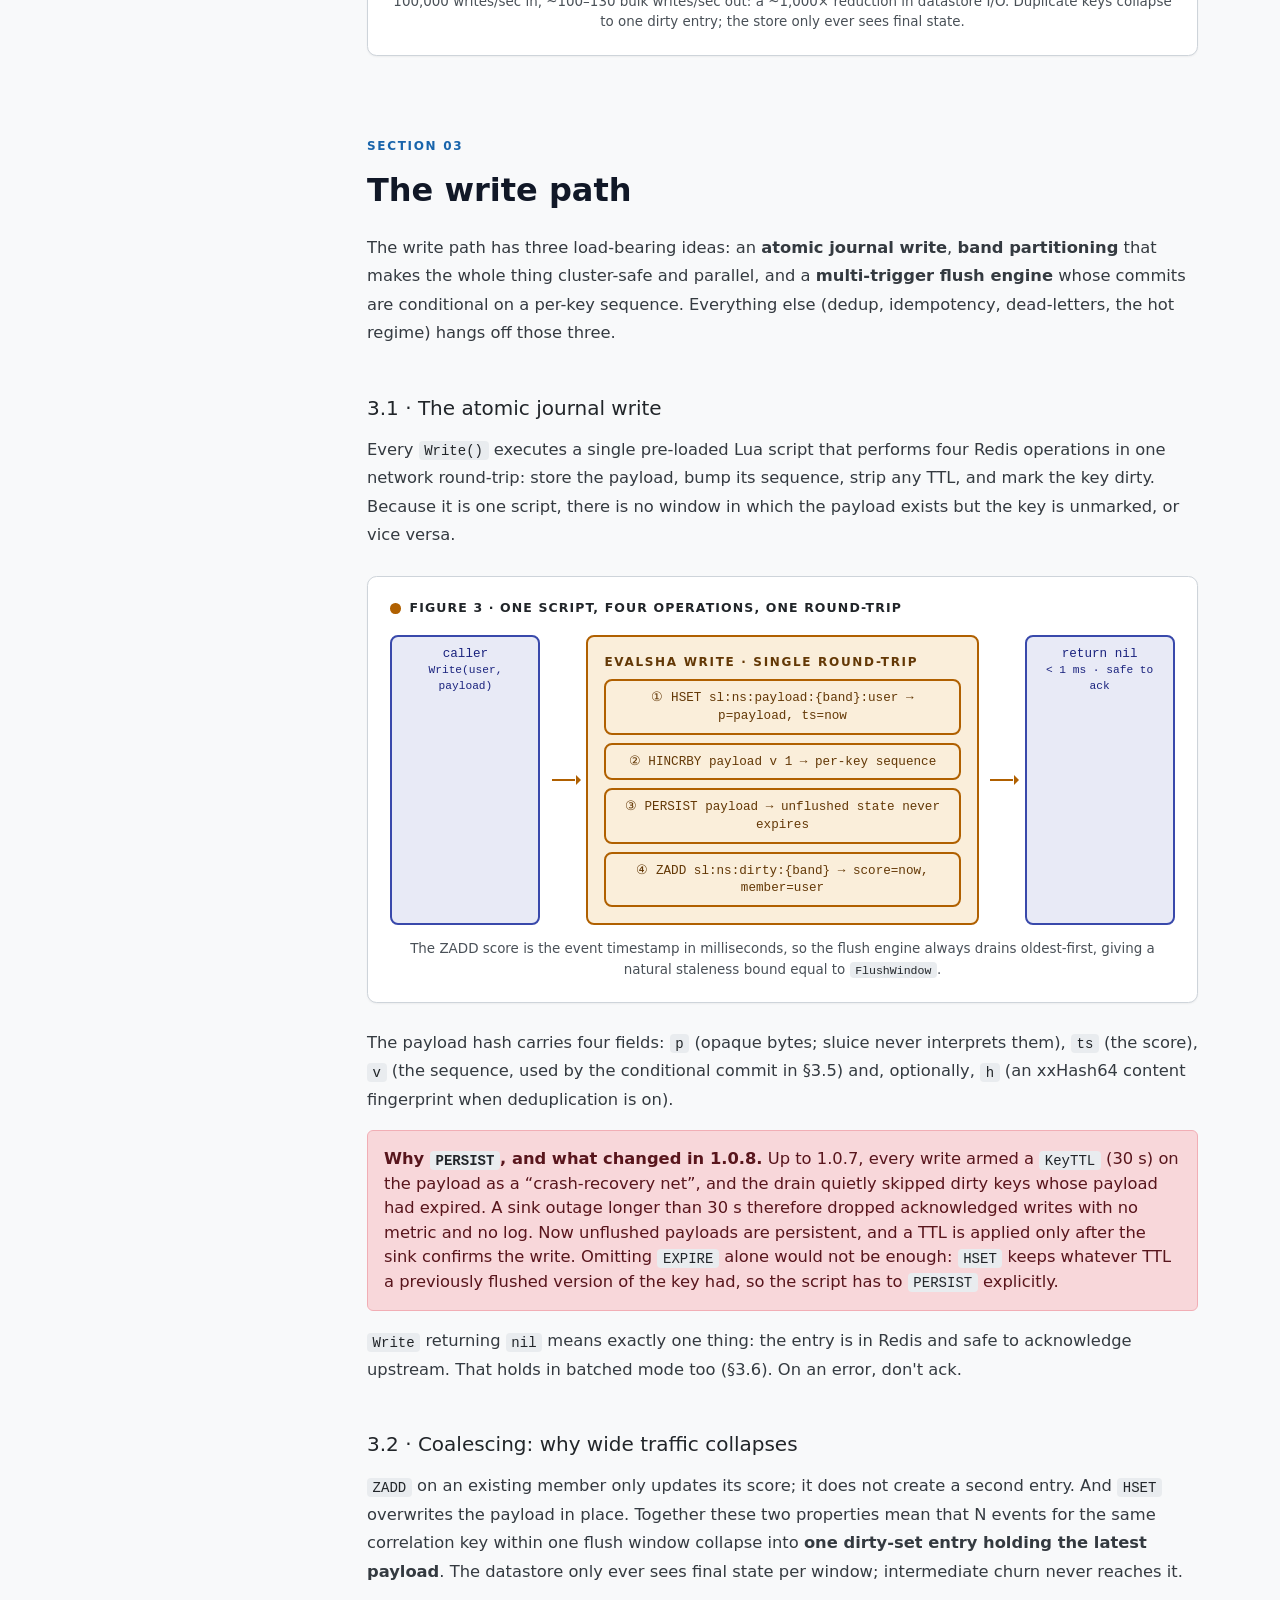
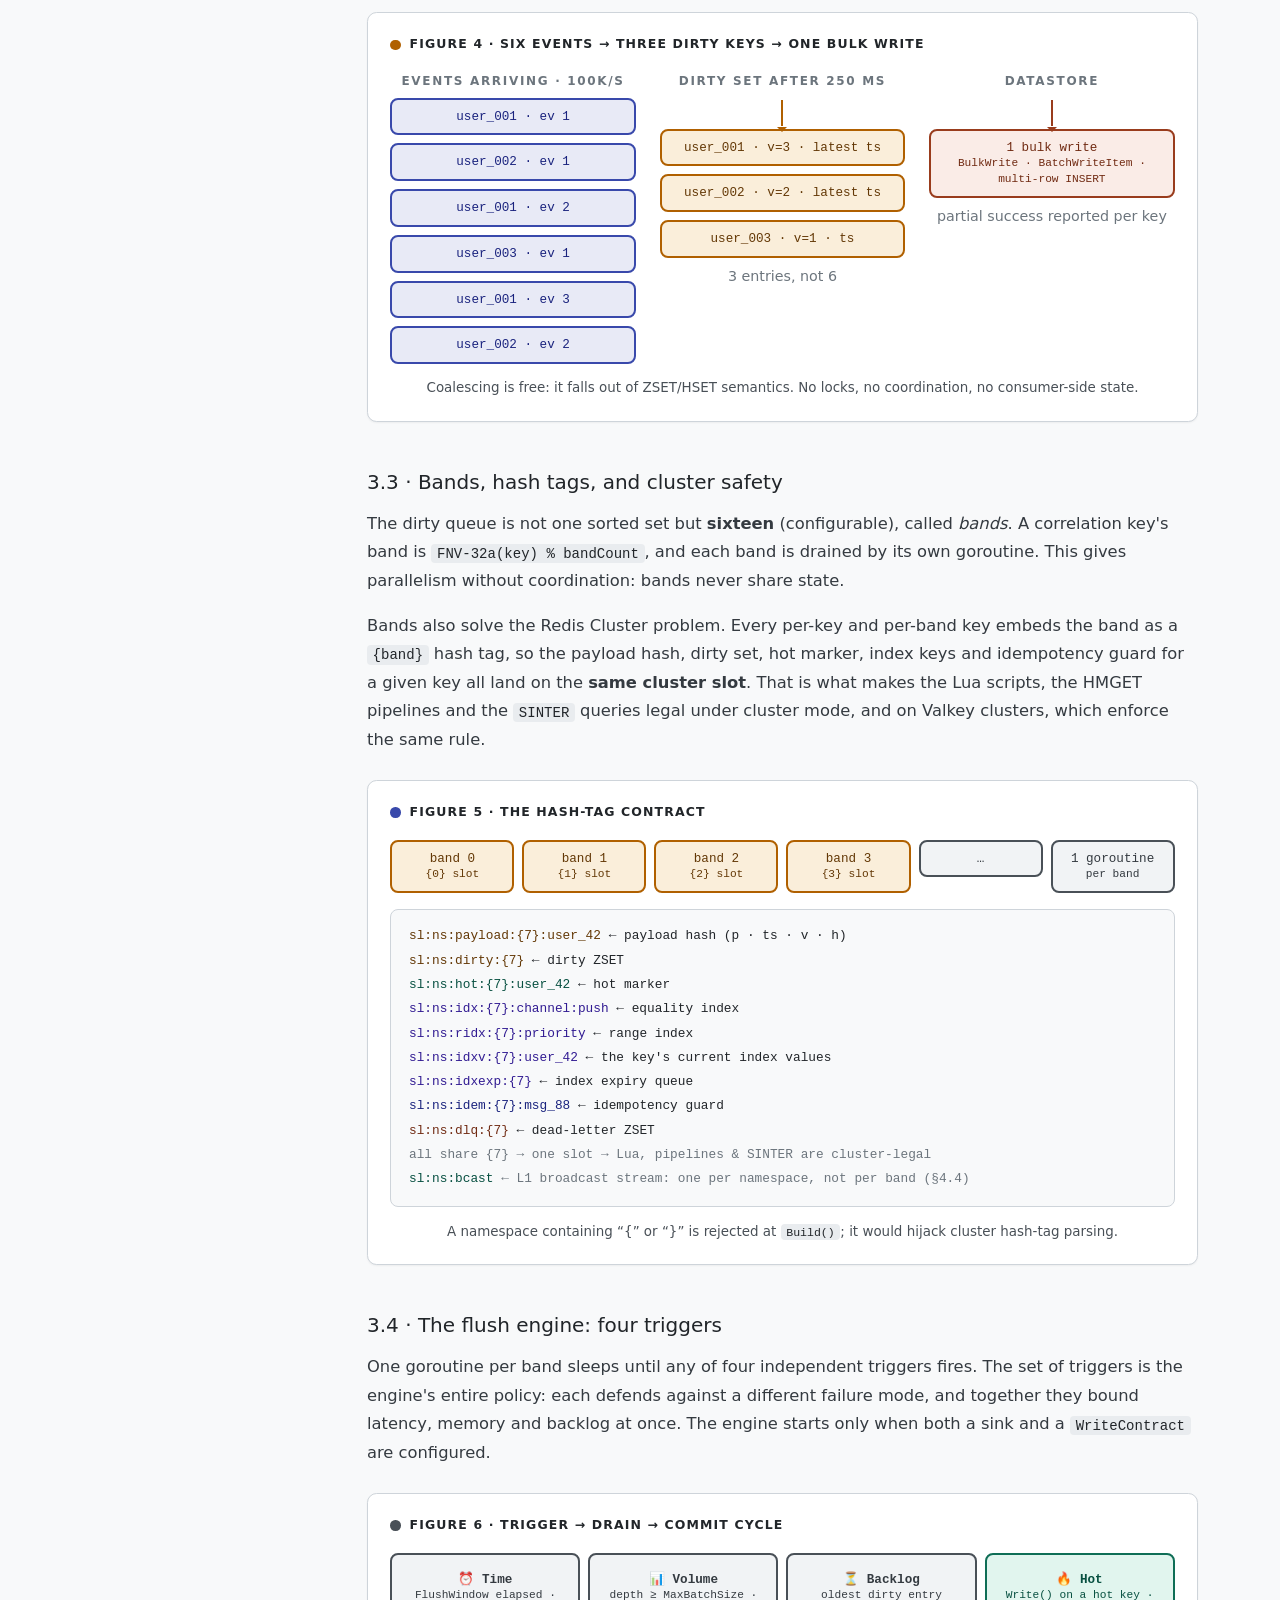
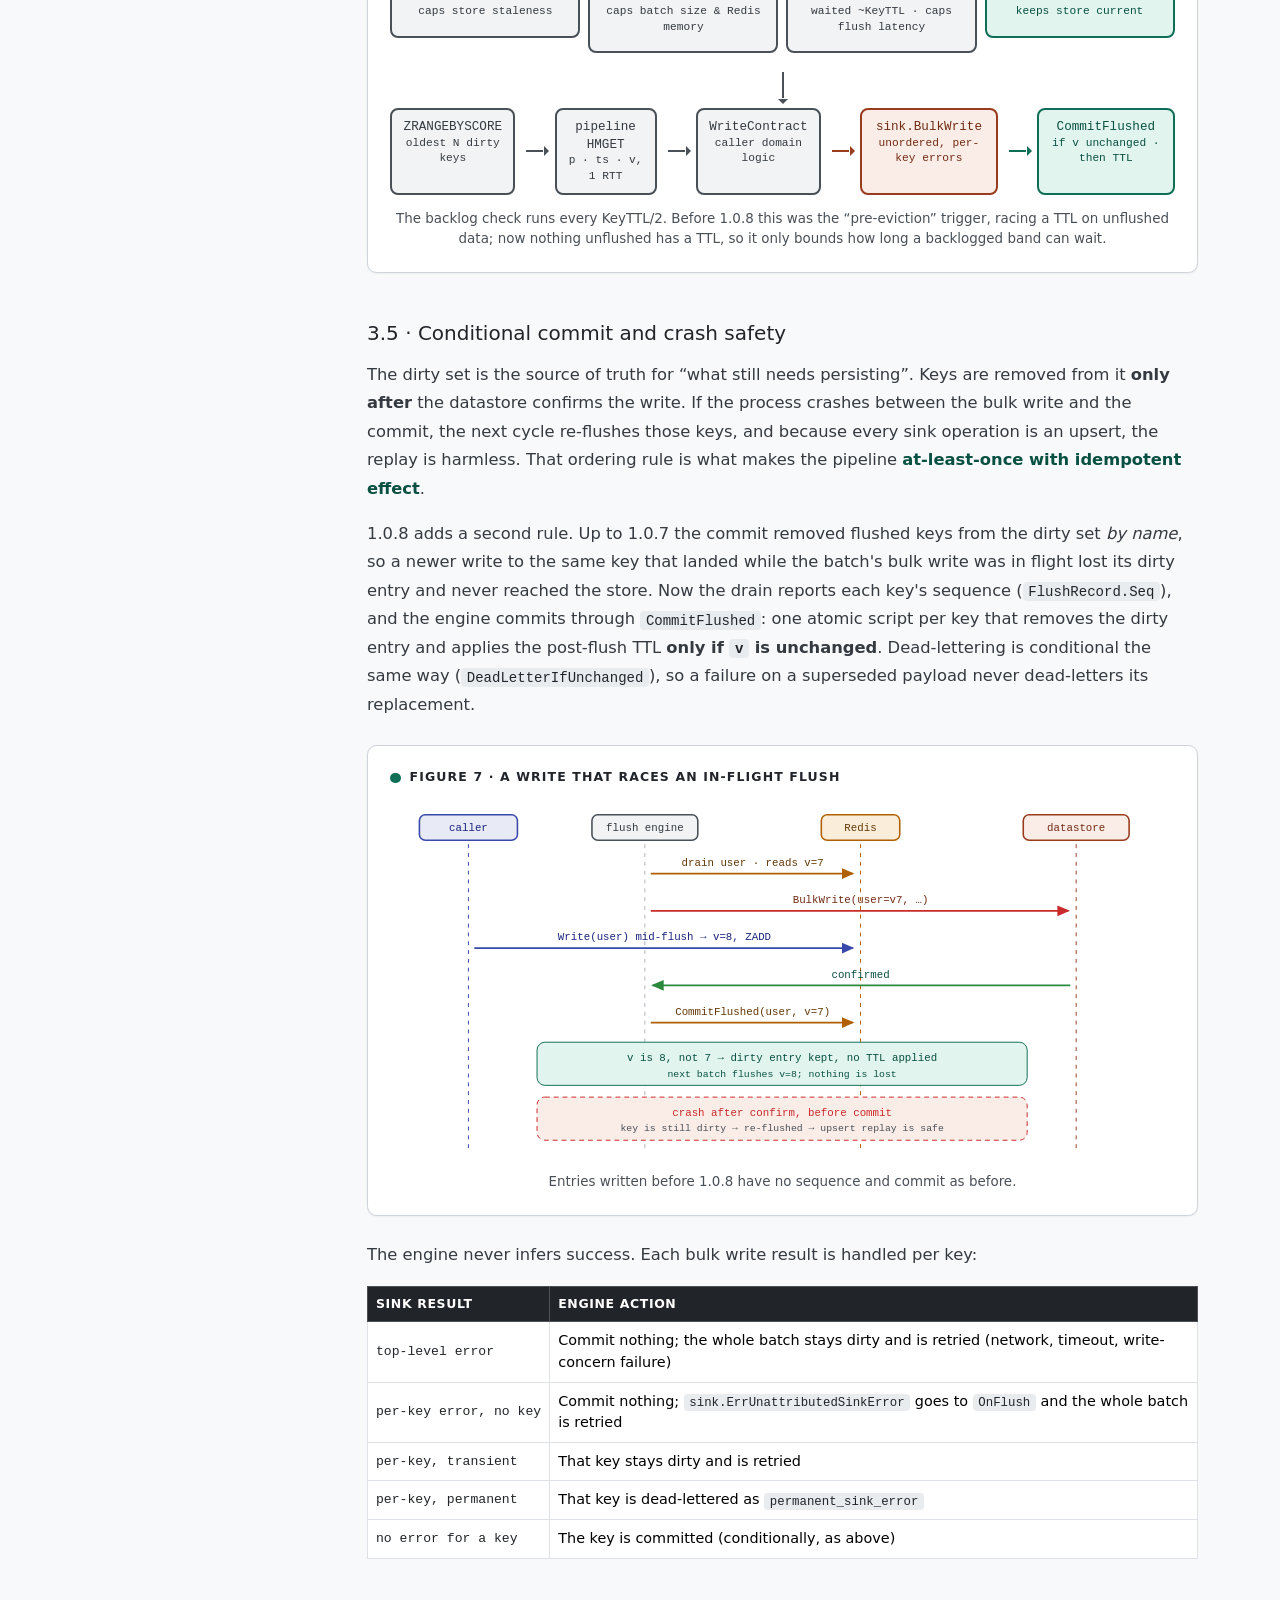
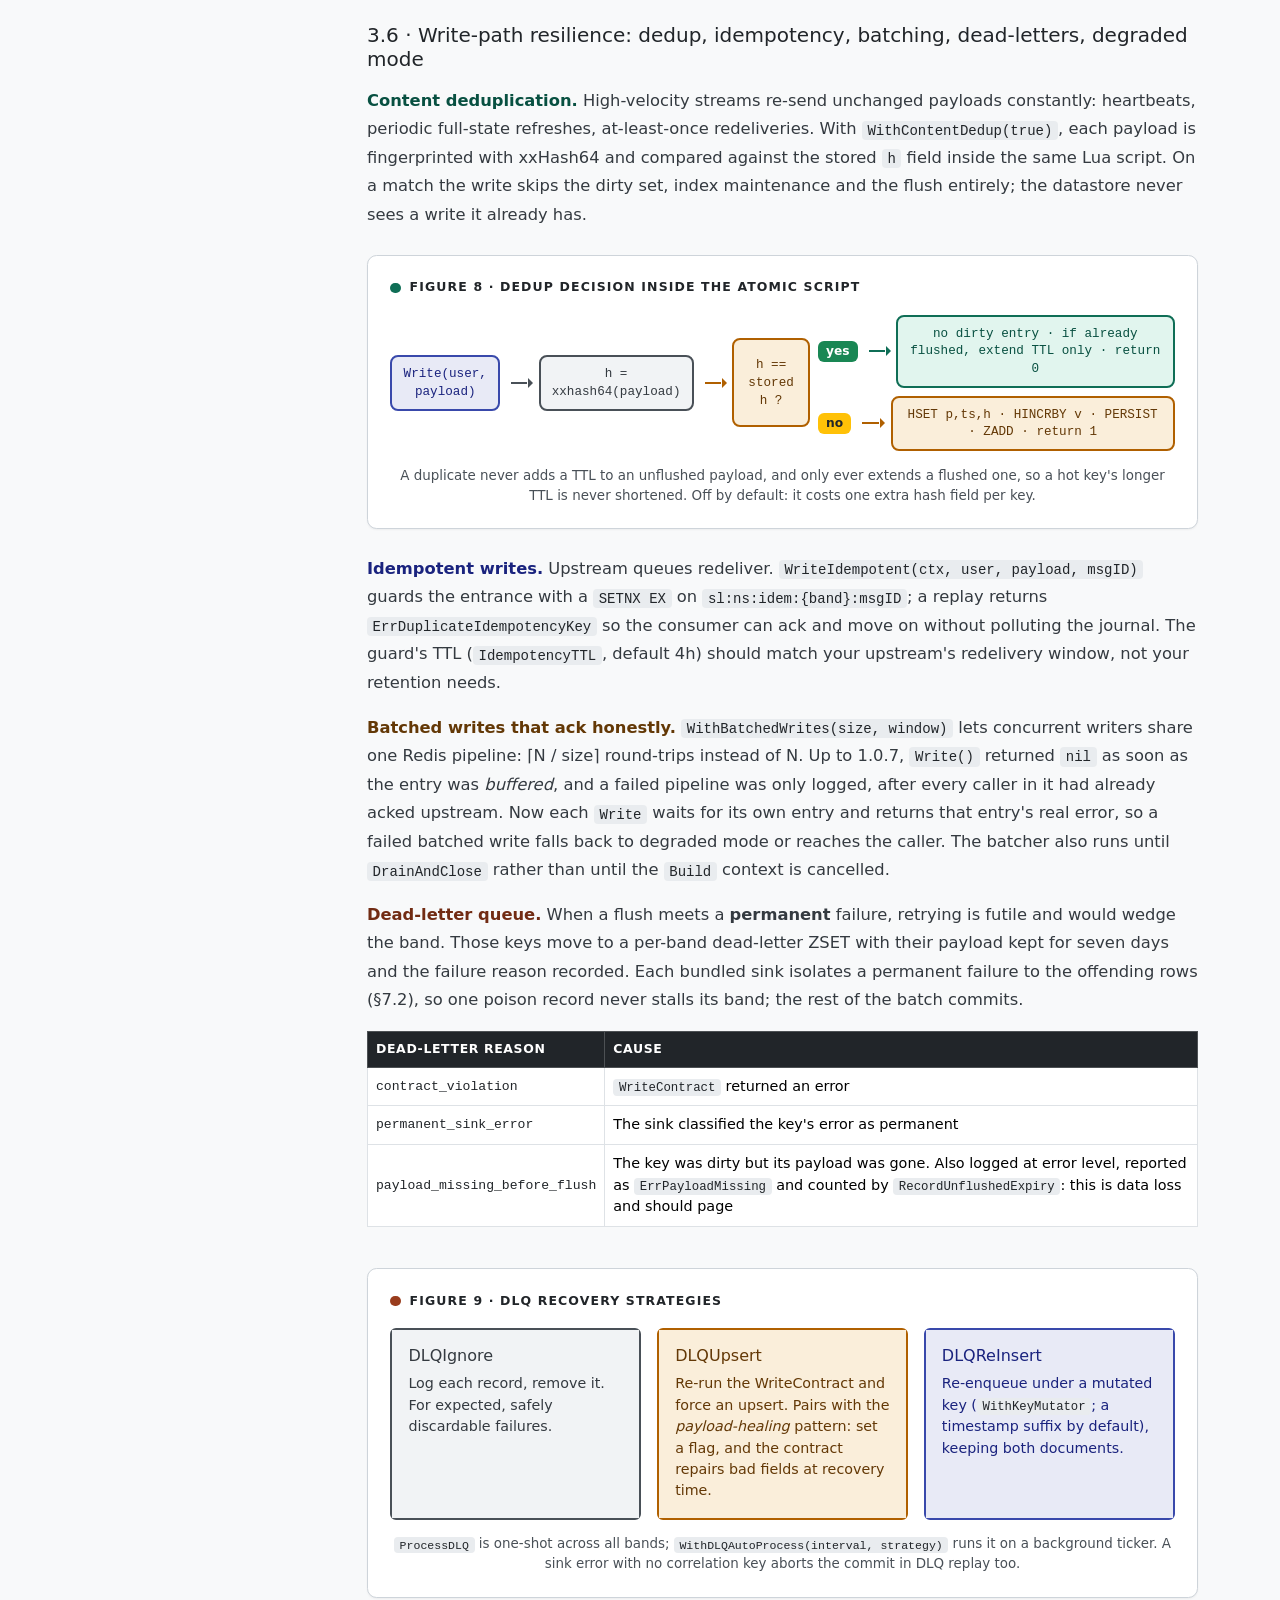
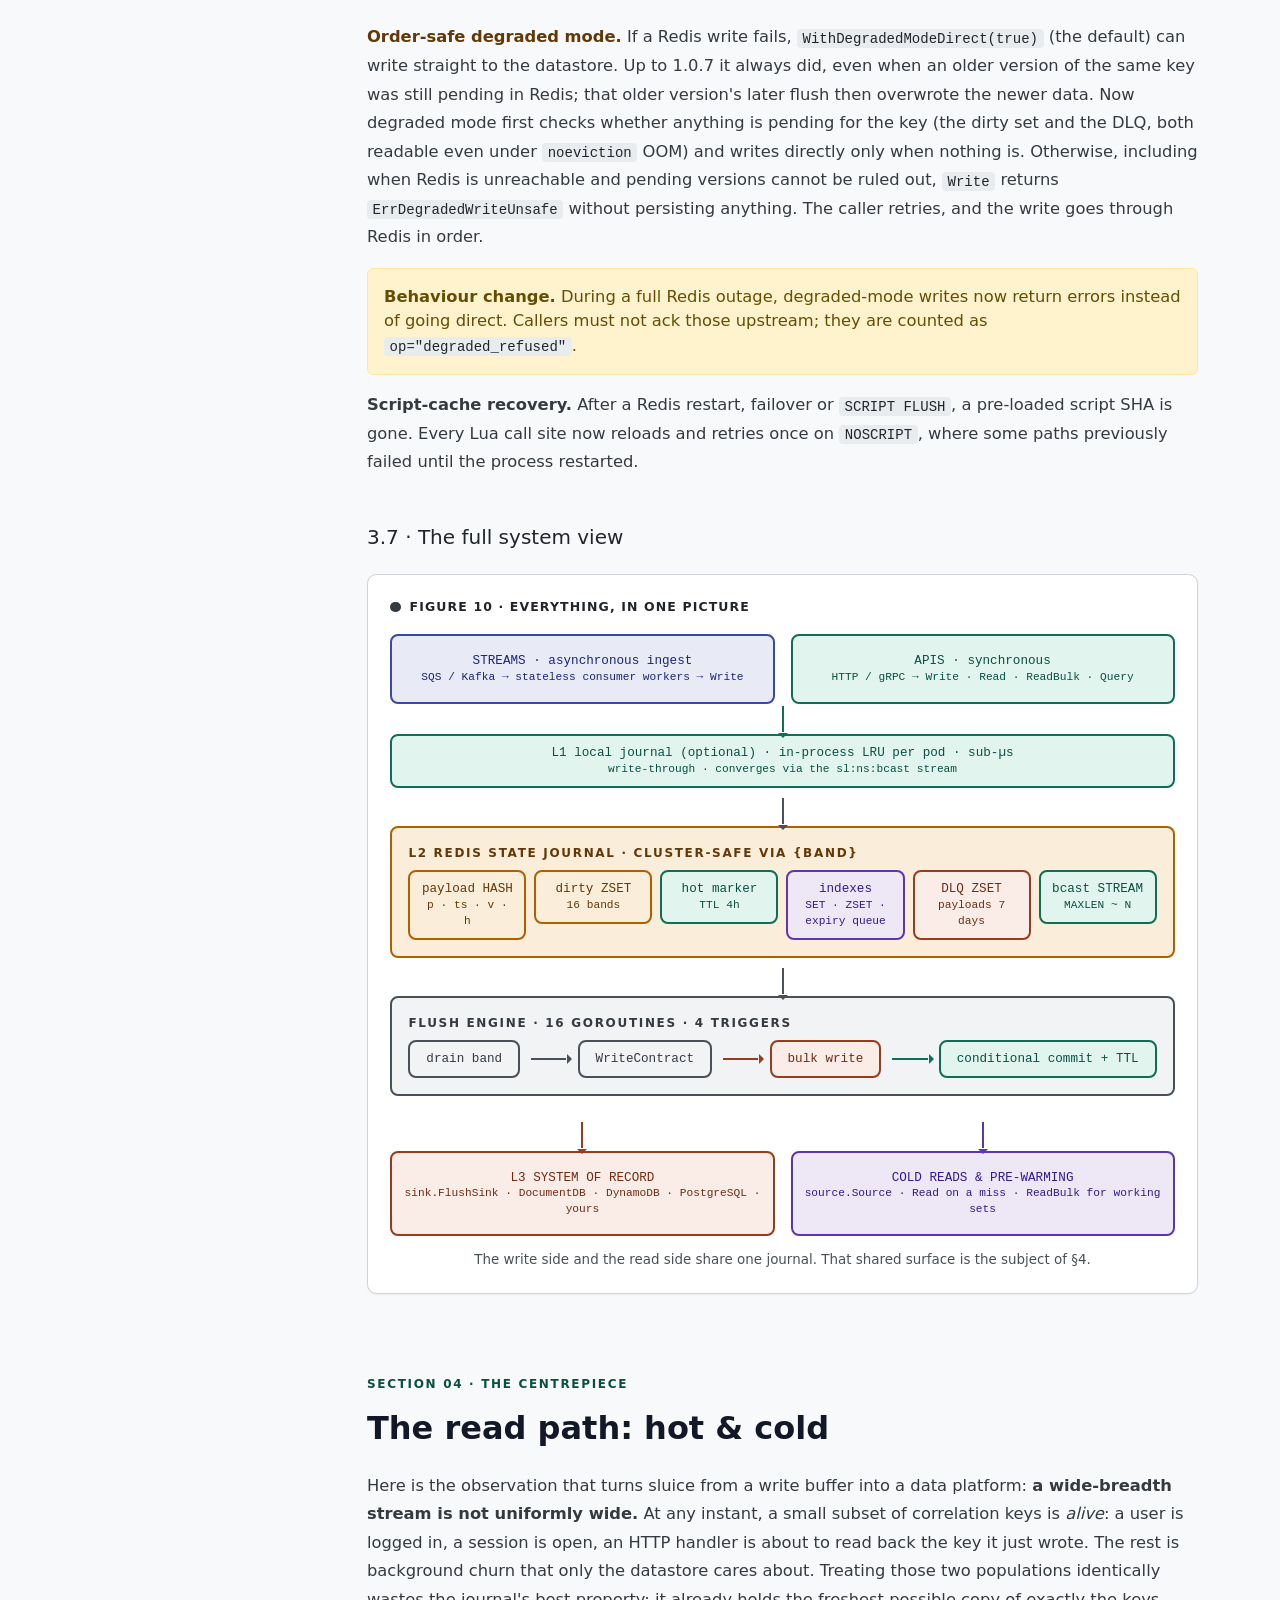
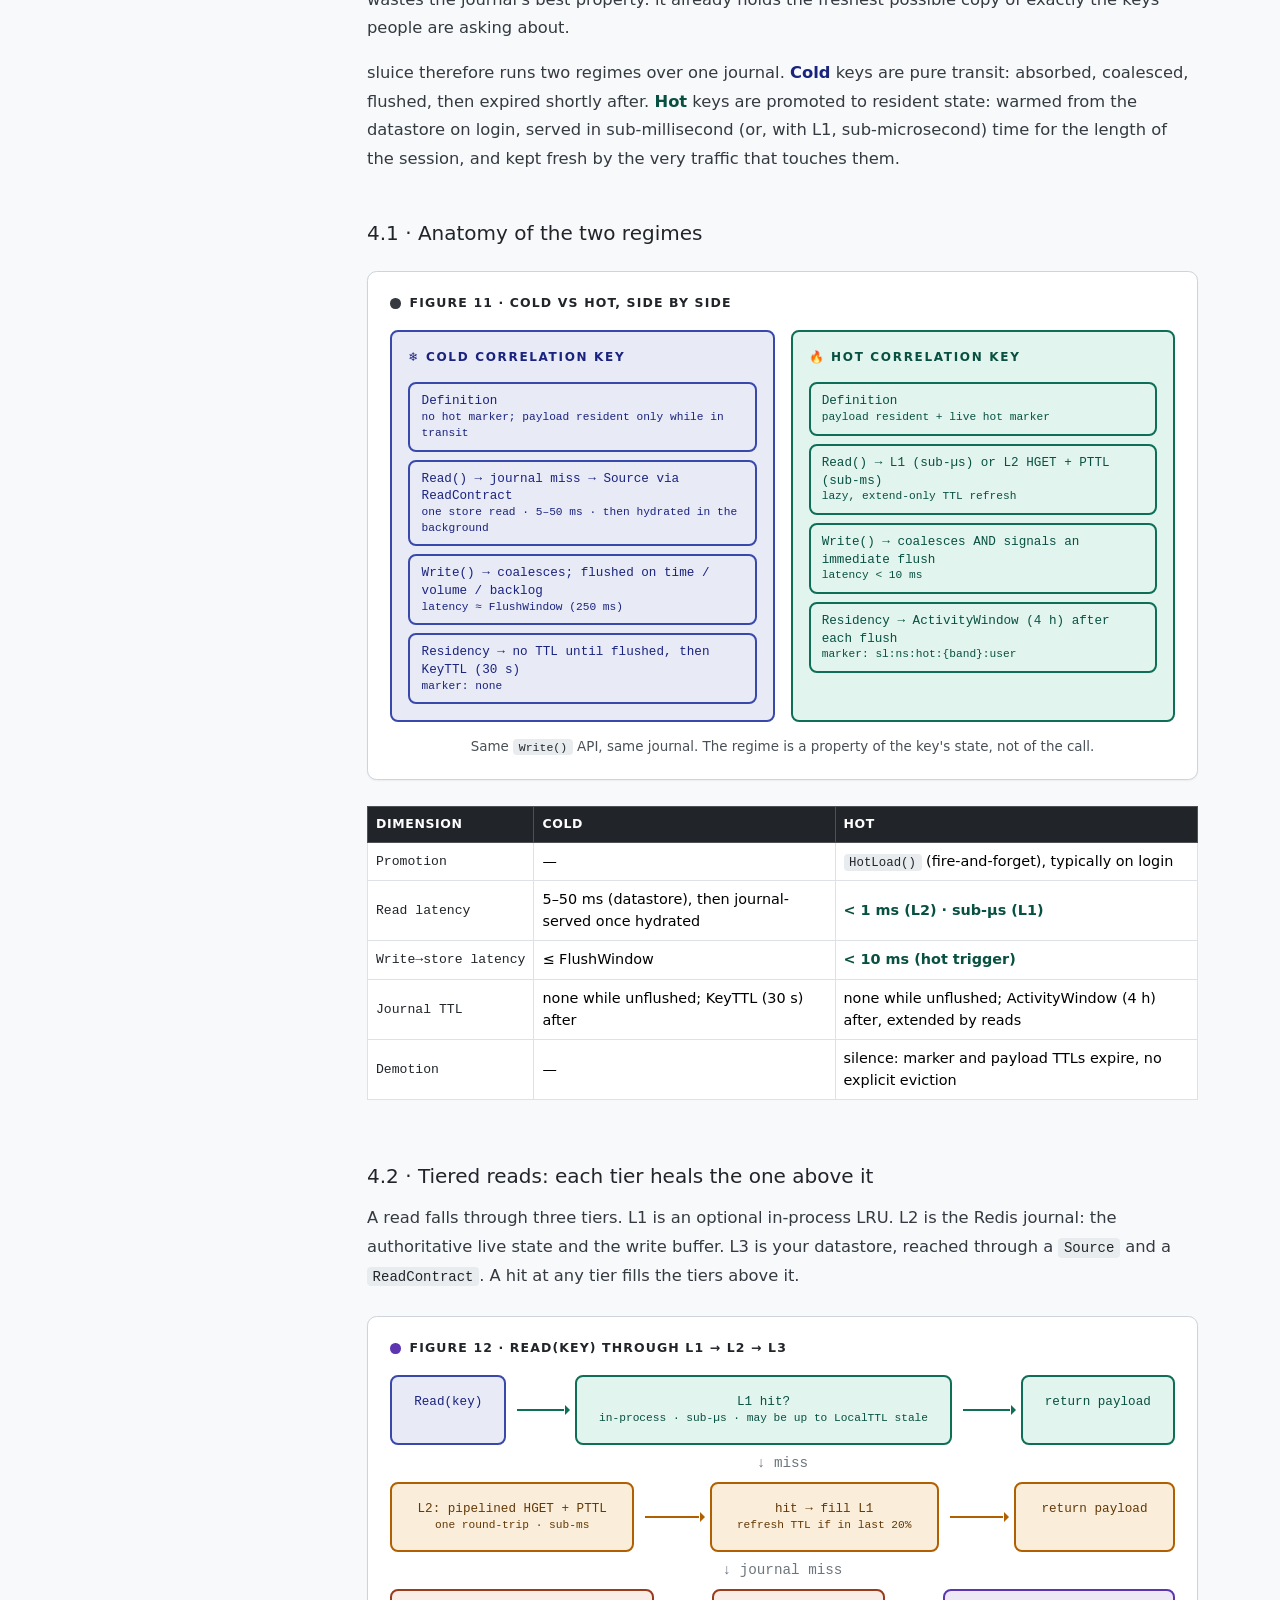
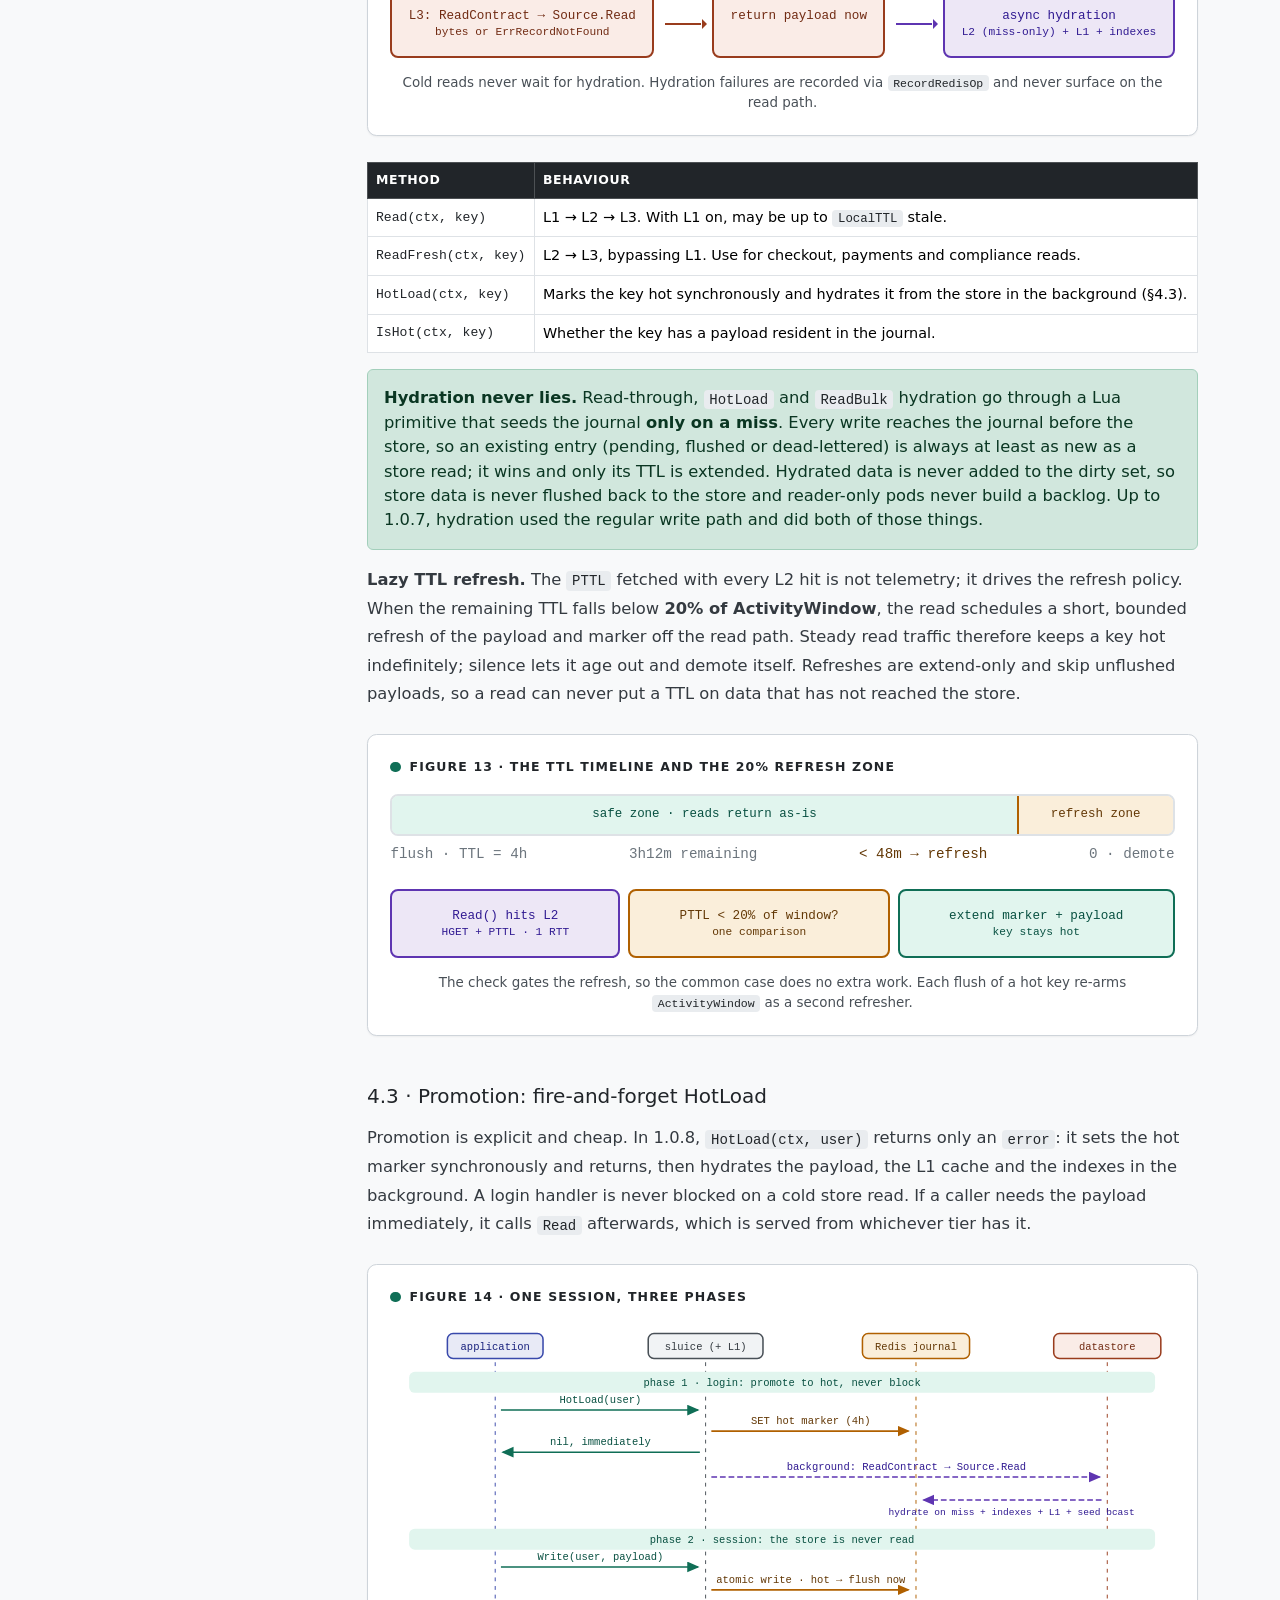
<file: sluice/deep-dive.html>
<!DOCTYPE html>
<html lang="en">
<head>
    <meta charset="UTF-8">
    <meta name="viewport" content="width=device-width, initial-scale=1">
    <title>sluice — A Velocity Data Platform for Go (v1.0.8)</title>

    <!-- Bootstrap 5 -->
    <link href="https://cdn.jsdelivr.net/npm/bootstrap@5.3.3/dist/css/bootstrap.min.css" rel="stylesheet">

    <style>
        /* ══ Readability-first palette ═══════════════════════════════════════
           Body ink #212529 on #f8f9fa  (contrast ≈ 15:1)
           Every diagram node = pale fill + dark border + dark text (≥ 7:1)     */
        :root {
            --cold-b: #3949ab;
            --cold-f: #e8eaf6;
            --cold-t: #1a237e;
            --hot-b: #0f6e56;
            --hot-f: #e1f5ee;
            --hot-t: #085041;
            --jr-b: #b06000;
            --jr-f: #faeeda;
            --jr-t: #633806;
            --st-b: #993c1d;
            --st-f: #faece7;
            --st-t: #712b13;
            --rd-b: #5e35b1;
            --rd-f: #ede7f6;
            --rd-t: #311b92;
            --en-b: #495057;
            --en-f: #f1f3f5;
            --en-t: #343a40;
        }

        body {
            background: #f8f9fa;
            color: #212529;
            font-size: 1.02rem
        }

        h1, h2, h3, h4 {
            color: #111827;
            font-weight: 700
        }

        a {
            color: #0b5ed7
        }

        .kicker {
            font-size: .75rem;
            font-weight: 700;
            letter-spacing: .14em;
            text-transform: uppercase
        }

        section {
            padding-top: 3.5rem
        }

        .lead-p {
            color: #343a40;
            line-height: 1.75
        }

        /* figure cards */
        .fig {
            background: #fff;
            border: 1px solid #ced4da;
            border-radius: .6rem;
            padding: 1.4rem;
            margin: 1.6rem 0;
            box-shadow: 0 1px 2px rgba(0, 0, 0, .05)
        }

        .fig-title {
            font-size: .78rem;
            font-weight: 700;
            letter-spacing: .09em;
            text-transform: uppercase;
            margin-bottom: 1.1rem;
            display: flex;
            align-items: center;
            gap: .55rem;
            color: #212529
        }

        .fig-cap {
            color: #495057;
            font-size: .84rem;
            text-align: center;
            margin: .9rem 0 0
        }

        .dot {
            width: .65rem;
            height: .65rem;
            border-radius: 50%;
            flex: 0 0 auto
        }

        /* diagram nodes — pale fill, dark border, dark text */
        .nd {
            border: 2px solid;
            border-radius: .5rem;
            padding: .5rem .7rem;
            font-size: .79rem;
            line-height: 1.4;
            text-align: center;
            font-family: var(--bs-font-monospace);
            background: #fff
        }

        .nd small {
            display: block;
            font-size: .7rem;
            font-family: var(--bs-body-font)
        }

        .nd-cold {
            border-color: var(--cold-b);
            background: var(--cold-f);
            color: var(--cold-t)
        }

        .nd-hot {
            border-color: var(--hot-b);
            background: var(--hot-f);
            color: var(--hot-t)
        }

        .nd-jr {
            border-color: var(--jr-b);
            background: var(--jr-f);
            color: var(--jr-t)
        }

        .nd-st {
            border-color: var(--st-b);
            background: var(--st-f);
            color: var(--st-t)
        }

        .nd-rd {
            border-color: var(--rd-b);
            background: var(--rd-f);
            color: var(--rd-t)
        }

        .nd-en {
            border-color: var(--en-b);
            background: var(--en-f);
            color: var(--en-t)
        }

        /* arrows */
        .av {
            display: flex;
            justify-content: center;
            padding: .15rem 0
        }

        .av i {
            display: block;
            width: 2px;
            height: 26px;
            background: currentColor;
            position: relative
        }

        .av i::after {
            content: "";
            position: absolute;
            bottom: -6px;
            left: -4px;
            border: 5px solid transparent;
            border-top-color: currentColor;
            border-bottom: 0
        }

        .ah {
            flex: 1 1 2rem;
            min-width: 1.4rem;
            display: flex;
            align-items: center;
            padding: 0 .2rem
        }

        .ah i {
            display: block;
            height: 2px;
            width: 100%;
            background: currentColor;
            position: relative
        }

        .ah i::after {
            content: "";
            position: absolute;
            right: -6px;
            top: -4px;
            border: 5px solid transparent;
            border-left-color: currentColor;
            border-right: 0
        }

        .a-cold {
            color: var(--cold-b)
        }

        .a-hot {
            color: var(--hot-b)
        }

        .a-jr {
            color: var(--jr-b)
        }

        .a-st {
            color: var(--st-b)
        }

        .a-rd {
            color: var(--rd-b)
        }

        .a-en {
            color: var(--en-b)
        }

        /* code — light panel, dark ink, high-contrast tokens */
        pre.code {
            background: #f1f3f5;
            border: 1px solid #ced4da;
            border-radius: .5rem;
            padding: 1rem 1.15rem;
            font-size: .83rem;
            line-height: 1.6;
            color: #212529;
            margin: 1.1rem 0;
            overflow-x: auto
        }

        .tok-k {
            color: #6741d9;
            font-weight: 600
        }

        /* keyword  */
        .tok-s {
            color: #c92a2a
        }

        /* string   */
        .tok-c {
            color: #5c636a;
            font-style: italic
        }

        /* comment  */
        .tok-f {
            color: #1864ab
        }

        /* func     */
        .tok-t {
            color: #0b7285
        }

        /* type     */
        .tok-n {
            color: #d9480f
        }

        /* number   */
        code.inline {
            background: #e9ecef;
            color: #212529;
            padding: .1rem .35rem;
            border-radius: .25rem;
            font-size: .86em
        }

        /* TOC sidebar */
        #toc {
            position: sticky;
            top: 4.2rem;
            max-height: calc(100vh - 5rem);
            overflow-y: auto;
            font-size: .88rem
        }

        #toc .nav-link {
            color: #495057;
            padding: .28rem .7rem;
            border-left: 3px solid transparent;
            border-radius: 0
        }

        #toc .nav-link:hover {
            color: #111827;
            background: #e9ecef
        }

        #toc .nav-link.active {
            color: #0b5ed7;
            border-left-color: #0b5ed7;
            background: #e7f1ff;
            font-weight: 600
        }

        #toc .nav-link.sub {
            padding-left: 1.5rem;
            font-size: .83rem
        }

        /* hero */
        .hero {
            background: linear-gradient(180deg, #ffffff 0%, #eef2f7 100%);
            border-bottom: 1px solid #ced4da
        }

        .hero h1 {
            font-size: clamp(2.1rem, 5vw, 3.4rem);
            font-weight: 800;
            letter-spacing: -.02em
        }

        .pill {
            font-family: var(--bs-font-monospace);
            font-size: .76rem;
            border: 1.5px solid;
            border-radius: 50rem;
            padding: .3rem .8rem;
            background: #fff
        }

        /* tables */
        .table {
            --bs-table-bg: #fff;
            font-size: .9rem
        }

        .table thead.table-dark th {
            font-size: .78rem;
            letter-spacing: .05em;
            text-transform: uppercase
        }

        .table td:first-child {
            font-family: var(--bs-font-monospace);
            font-size: .82rem;
            color: #212529;
            white-space: nowrap
        }

        /* key-value strip inside figures */
        .kv {
            font-family: var(--bs-font-monospace);
            font-size: .8rem;
            line-height: 1.9;
            color: #212529;
            background: #f8f9fa;
            border: 1px solid #ced4da;
            border-radius: .5rem;
            padding: .9rem 1.1rem
        }
    </style>
    <!-- Favicons -->
    <link href="../assets/img/favicon.png" rel="icon">
    <link href="../assets/img/apple-touch-icon.png" rel="apple-touch-icon">

</head>

<body data-bs-spy="scroll" data-bs-target="#toc" data-bs-smooth-scroll="true" data-bs-root-margin="0px 0px -75%"
      tabindex="0">

<!-- ══ NAVBAR ══ -->
<nav class="navbar navbar-expand-lg navbar-dark bg-dark sticky-top shadow-sm">
    <div class="container-fluid px-4">
        <span class="navbar-brand fw-bold">
        <a href="https://github.com/hussainpithawala/sluice-go" target="_blank">
            🌊 sluice <span class="badge text-bg-warning ms-1">v1.0.8</span>
        </a>
        </span>
        <button class="navbar-toggler" type="button" data-bs-toggle="collapse" data-bs-target="#nav">
            <span class="navbar-toggler-icon"></span>
        </button>
        <div class="collapse navbar-collapse" id="nav">
            <ul class="navbar-nav ms-auto">
                <li class="nav-item"><a class="nav-link" href="#intro">Introduction</a></li>
                <li class="nav-item"><a class="nav-link" href="#problem">Problem</a></li>
                <li class="nav-item"><a class="nav-link" href="#architecture">Write path</a></li>
                <li class="nav-item"><a class="nav-link" href="#regimes">Read path</a></li>
                <li class="nav-item"><a class="nav-link" href="#bulk">Pre-warming</a></li>
                <li class="nav-item"><a class="nav-link" href="#durability">Durability</a></li>
                <li class="nav-item"><a class="nav-link" href="#datastores">Datastores</a></li>
                <li class="nav-item"><a class="nav-link" href="#api">APIs</a></li>
                <li class="nav-item"><a class="nav-link" href="#config">Configuration</a></li>
            </ul>
        </div>
    </div>
</nav>

<!-- ══ HERO ══ -->
<header class="hero py-5">
    <div class="container py-4">
        <p class="kicker text-secondary mb-3">Deep dive · Distributed systems · Go · v1.0.8</p>
        <h1>sluice<span class="text-warning">.</span><br>
            A <span style="color:#1a237e">velocity</span> <span style="color:#085041">data platform</span> for Go</h1>
        <p class="lead-p mt-4 col-lg-9">
            Traffic arrives as fast as your users generate it; your datastore is built for a slower, steadier
            shape. <strong>sluice</strong> is a Redis-backed <strong>state plane</strong> between the two. It
            <strong>absorbs writes</strong>, <strong>serves reads</strong>, <strong>loads working sets</strong> and
            <strong>answers live queries</strong> at traffic speed. Your system of record only ever sees a few
            efficient batches.
        </p>
        <p class="lead-p col-lg-9">
            One library and one state plane work with any datastore. First-class adapters exist for
            <strong>AWS DocumentDB / MongoDB</strong>, <strong>AWS DynamoDB</strong> and <strong>PostgreSQL</strong>.
        </p>
        <div class="d-flex flex-wrap gap-2 mt-4">
            <span class="pill" style="border-color:var(--cold-b);color:var(--cold-t)">10K–100K TPS ingest</span>
            <span class="pill" style="border-color:var(--jr-b);color:var(--jr-t)">~1,000× I/O reduction</span>
            <span class="pill" style="border-color:var(--hot-b);color:var(--hot-t)">sub-µs L1 · sub-ms L2 reads</span>
            <span class="pill" style="border-color:var(--rd-b);color:var(--rd-t)">ReadBulk pre-warming</span>
            <span class="pill" style="border-color:var(--st-b);color:var(--st-t)">DocumentDB · DynamoDB · PostgreSQL</span>
            <span class="pill" style="border-color:var(--hot-b);color:var(--hot-t)">no silent loss</span>
            <span class="pill" style="border-color:var(--en-b);color:var(--en-t)">Redis &amp; Valkey cluster-safe</span>
        </div>
    </div>
</header>

<div class="container">
    <div class="row">

        <!-- ══ TOC ══ -->
        <aside class="col-lg-3 d-none d-lg-block">
            <nav id="toc" class="flex-column py-6">
                <p class="kicker text-secondary px-2 pb-2 mb-1">Contents</p>
                <a class="nav-link" href="#intro">1 · Introduction</a>
                <a class="nav-link sub" href="#whats-new">1.1 What's new in 1.0.8</a>
                <a class="nav-link" href="#problem">2 · The core problem</a>
                <a class="nav-link" href="#architecture">3 · The write path</a>
                <a class="nav-link sub" href="#arch-journal">3.1 The atomic journal write</a>
                <a class="nav-link sub" href="#arch-coalesce">3.2 Coalescing</a>
                <a class="nav-link sub" href="#arch-bands">3.3 Bands &amp; clusters</a>
                <a class="nav-link sub" href="#arch-flush">3.4 Flush engine</a>
                <a class="nav-link sub" href="#arch-commit">3.5 Conditional commit</a>
                <a class="nav-link sub" href="#arch-resilience">3.6 Write resilience</a>
                <a class="nav-link sub" href="#arch-system">3.7 The full system</a>
                <a class="nav-link" href="#regimes">4 · Reads: hot &amp; cold</a>
                <a class="nav-link sub" href="#regime-anatomy">4.1 Anatomy</a>
                <a class="nav-link sub" href="#regime-read">4.2 Tiered reads</a>
                <a class="nav-link sub" href="#regime-promote">4.3 Promotion</a>
                <a class="nav-link sub" href="#regime-l1">4.4 L1 local journal</a>
                <a class="nav-link sub" href="#regime-query">4.5 Queryable journal</a>
                <a class="nav-link sub" href="#regime-memory">4.6 Memory economics</a>
                <a class="nav-link" href="#bulk">5 · Pre-warming working sets</a>
                <a class="nav-link" href="#durability">6 · Durability model</a>
                <a class="nav-link" href="#datastores">7 · Datastores &amp; topologies</a>
                <a class="nav-link sub" href="#ds-adapters">7.1 Adapters</a>
                <a class="nav-link sub" href="#ds-errors">7.2 Error classification</a>
                <a class="nav-link sub" href="#ds-topologies">7.3 Topologies</a>
                <a class="nav-link" href="#observability">8 · Observability</a>
                <a class="nav-link" href="#api">9 · Library APIs</a>
                <a class="nav-link" href="#config">10 · Configuration</a>
                <a class="nav-link" href="#upgrade">11 · Upgrading from 1.0.7</a>
                <a class="nav-link" href="#closing">12 · Closing</a>
            </nav>
        </aside>

        <!-- ══ ARTICLE ══ -->
        <main class="col-lg-9 pb-5">

            <!-- ─────────── 1 · INTRODUCTION ─────────── -->
            <section id="intro">
                <p class="kicker" style="color:#1864ab">Section 01</p>
                <h2 class="mb-4">Introduction</h2>

                <p class="lead-p"><strong>sluice</strong> is an open-source Go library that sits between high-velocity
                    traffic (SQS queues, Kafka topics, webhook floods, synchronous HTTP and gRPC APIs) and a system of
                    record. It ships first-class adapters for <strong>AWS DocumentDB / MongoDB</strong>,
                    <strong>AWS DynamoDB</strong> and <strong>PostgreSQL</strong>, and two small interfaces let you bring
                    your own store. It plays two roles at once, and the tension between them is what makes the design
                    interesting.</p>

                <p class="lead-p">On the <strong style="color:var(--cold-t)">write side</strong> it is a <em>velocity
                    shield</em>. Every incoming event is absorbed into a Redis-backed state journal in sub-millisecond
                    time and acknowledged, while background flushers coalesce thousands of events into a handful of bulk
                    writes. The datastore never sees the storm; it sees a calm, ordered trickle.</p>

                <p class="lead-p">On the <strong style="color:var(--hot-t)">read side</strong> it is a <em>hot-state
                    journal</em>. The same Redis structure that absorbed the writes becomes the authoritative read
                    surface for the keys that are active right now: a logged-in user, an open session, an HTTP handler
                    reading back what it just wrote. An optional in-process L1 sits in front of it for sub-microsecond
                    reads, and cold keys fall through to the datastore transparently.</p>

                <div class="alert alert-warning border-2" style="border-color:var(--jr-b)!important">
                    <strong>The one-sentence thesis.</strong> Treat Redis not as a cache in front of your database, but
                    as a <strong>durable, deduplicating write journal</strong> that also happens to be the fastest
                    possible read path for whatever is currently hot, and that <strong>never expires anything it has not
                    yet persisted</strong>.
                </div>

                <p class="lead-p">The library was born in ad-tech, where millions of customers receive nudges, bids and
                    inventory updates at rates no single primary can absorb. But the shape of the problem (wide,
                    incoherent, spiky write traffic against a store optimised for coherent bulk work) appears
                    everywhere: loyalty platforms, payment ledgers, IoT telemetry, session-state services. sluice
                    generalises the pattern behind a small, contract-driven API.</p>

                <h3 class="h5 mt-5 mb-3">The scale envelope it is built for</h3>
                <div class="table-responsive">
                    <table class="table table-bordered align-middle">
                        <thead class="table-dark">
                        <tr>
                            <th>Metric</th>
                            <th>Value</th>
                        </tr>
                        </thead>
                        <tbody>
                        <tr><td>Sustained ingest</td><td>10K events/sec</td></tr>
                        <tr><td>Peak spike</td><td>100K events/sec</td></tr>
                        <tr><td>Unique correlation keys at peak</td><td>~80–90K/sec (wide-breadth traffic)</td></tr>
                        <tr><td>Bulk writes/sec reaching the store</td><td>~100–130</td></tr>
                        <tr><td>I/O reduction vs individual writes</td><td><strong style="color:var(--hot-t)">~1,000×</strong></td></tr>
                        <tr><td>Max datastore lag</td><td>250 ms (configurable <code class="inline">FlushWindow</code>)</td></tr>
                        <tr><td>L1 <code class="inline">Read()</code> (same pod)</td><td>sub-microsecond, in-process LRU</td></tr>
                        <tr><td>L2 <code class="inline">Read()</code></td><td>sub-millisecond, one pipelined round-trip</td></tr>
                        <tr><td>Cross-pod L1 convergence</td><td>milliseconds, via a Redis Streams broadcast</td></tr>
                        <tr><td>Working-set load</td><td>one set-based query per lookup key (<code class="inline">ReadBulk</code>)</td></tr>
                        <tr><td>Crash recovery</td><td>at-least-once; unflushed state never expires</td></tr>
                        </tbody>
                    </table>
                </div>

                <p class="lead-p">The rest of this article walks the design in the order you would need it to rebuild
                    it yourself: the problem (§2), the write path (§3), the read path and its tiers (§4), working-set
                    pre-warming (§5), the durability model (§6), datastores and deployment topologies (§7),
                    observability (§8), the public API (§9), configuration (§10) and upgrade notes (§11).</p>

                <h3 id="whats-new" class="h5 mt-5 mb-3">1.1 · What's new in 1.0.8</h3>
                <p class="lead-p">1.0.8 is the largest release since 1.0.0. It turns sluice from a write buffer for
                    document stores into a general velocity platform, and it closes every silent-loss path found in a
                    review of the write, flush and commit machinery.</p>
                <div class="row g-3 mb-2">
                    <div class="col-md-6 col-xl-4">
                        <div class="card h-100 border-2" style="border-color:var(--st-b)">
                            <div class="card-body" style="background:var(--st-f)">
                                <h4 class="h6" style="color:var(--st-t)">Any datastore</h4>
                                <p class="small mb-0" style="color:var(--st-t)">New DynamoDB and PostgreSQL sink/source
                                    adapters alongside DocumentDB. See <a href="#ds-adapters">§7.1</a>.</p>
                            </div>
                        </div>
                    </div>
                    <div class="col-md-6 col-xl-4">
                        <div class="card h-100 border-2" style="border-color:var(--hot-b)">
                            <div class="card-body" style="background:var(--hot-f)">
                                <h4 class="h6" style="color:var(--hot-t)">L1 local journal</h4>
                                <p class="small mb-0" style="color:var(--hot-t)">A sharded in-process LRU with
                                    cross-pod convergence over Redis Streams, plus <code class="inline">ReadFresh</code>
                                    as a strong-consistency escape hatch. See <a href="#regime-l1">§4.4</a>.</p>
                            </div>
                        </div>
                    </div>
                    <div class="col-md-6 col-xl-4">
                        <div class="card h-100 border-2" style="border-color:var(--rd-b)">
                            <div class="card-body" style="background:var(--rd-f)">
                                <h4 class="h6" style="color:var(--rd-t)">Set-based pre-warming</h4>
                                <p class="small mb-0" style="color:var(--rd-t)"><code class="inline">ReadBulk</code>
                                    collapses N+1 lookups into one query and hydrates the result in pipelines. See
                                    <a href="#bulk">§5</a>.</p>
                            </div>
                        </div>
                    </div>
                    <div class="col-md-6 col-xl-4">
                        <div class="card h-100 border-2" style="border-color:var(--jr-b)">
                            <div class="card-body" style="background:var(--jr-f)">
                                <h4 class="h6" style="color:var(--jr-t)">No silent loss</h4>
                                <p class="small mb-0" style="color:var(--jr-t)">Unflushed state never expires, commits
                                    are conditional on a per-key sequence, degraded mode preserves order, and batched
                                    writes ack correctly. See <a href="#durability">§6</a>.</p>
                            </div>
                        </div>
                    </div>
                    <div class="col-md-6 col-xl-4">
                        <div class="card h-100 border-2" style="border-color:var(--cold-b)">
                            <div class="card-body" style="background:var(--cold-f)">
                                <h4 class="h6" style="color:var(--cold-t)">Composable topologies</h4>
                                <p class="small mb-0" style="color:var(--cold-t)"><code class="inline">Build()</code>
                                    needs only a namespace and Redis, so one binary can run as a full pod, reader-only
                                    gateway, pre-warmer or ingester. See <a href="#ds-topologies">§7.3</a>.</p>
                            </div>
                        </div>
                    </div>
                    <div class="col-md-6 col-xl-4">
                        <div class="card h-100 border-2" style="border-color:var(--en-b)">
                            <div class="card-body" style="background:var(--en-f)">
                                <h4 class="h6" style="color:var(--en-t)">Observability</h4>
                                <p class="small mb-0" style="color:var(--en-t)">A Prometheus recorder, a Grafana
                                    dashboard and reference alert rules, including a data-loss alarm. See
                                    <a href="#observability">§8</a>.</p>
                            </div>
                        </div>
                    </div>
                </div>
                <p class="small text-secondary">The release has breaking changes; they are listed with migration steps
                    in <a href="#upgrade">§11</a>.</p>
            </section>

            <!-- ─────────── 2 · PROBLEM ─────────── -->
            <section id="problem">
                <p class="kicker" style="color:#1864ab">Section 02</p>
                <h2 class="mb-4">The core problem it solves</h2>

                <p class="lead-p">Event-driven platforms do not have a data-<em>volume</em> problem; they have a
                    data-<em>velocity</em> problem. They produce <strong>wide-breadth, incoherent, spiky</strong>
                    traffic: one event, one customer, one field changed, arriving unbatched and uncoordinated from dozens
                    of consumer workers. A nudge-inventory stream at 100K TPS is not 100K updates to a few records. It is
                    100K updates spread across 80–90K <em>different</em> records, with a long tail of keys that receive
                    three or four events within the same second.</p>

                <p class="lead-p mb-4">Forwarding that traffic naively to a datastore produces four compounding
                    failures.</p>

                <div class="row g-3 mb-4">
                    <div class="col-md-6">
                        <div class="card h-100 border-2" style="border-color:var(--st-b)">
                            <div class="card-body" style="background:var(--st-f)">
                                <h3 class="h6" style="color:var(--st-t)">① Single-primary bottleneck</h3>
                                <p class="mb-0 small" style="color:var(--st-t)">DocumentDB, MongoDB and PostgreSQL route
                                    all writes through one primary. Every individual event is a separate round-trip
                                    against a node that cannot scale horizontally for write throughput.</p>
                            </div>
                        </div>
                    </div>
                    <div class="col-md-6">
                        <div class="card h-100 border-2" style="border-color:var(--st-b)">
                            <div class="card-body" style="background:var(--st-f)">
                                <h3 class="h6" style="color:var(--st-t)">② Per-write cost multiplication</h3>
                                <p class="mb-0 small" style="color:var(--st-t)">Each secondary index multiplies the I/O
                                    of every write. On DynamoDB the same burst becomes WCU spend, and every GSI you add
                                    for lookups multiplies it again.</p>
                            </div>
                        </div>
                    </div>
                    <div class="col-md-6">
                        <div class="card h-100 border-2" style="border-color:var(--st-b)">
                            <div class="card-body" style="background:var(--st-f)">
                                <h3 class="h6" style="color:var(--st-t)">③ Connection-pool saturation</h3>
                                <p class="mb-0 small" style="color:var(--st-t)">DocumentDB caps connections per instance
                                    class, and PostgreSQL pays a backend process and a transaction per write. A spike
                                    that wakes 200 workers exhausts the pool, and latency collapses for
                                    <em>everyone</em>, including unrelated readers.</p>
                            </div>
                        </div>
                    </div>
                    <div class="col-md-6">
                        <div class="card h-100 border-2" style="border-color:var(--st-b)">
                            <div class="card-body" style="background:var(--st-f)">
                                <h3 class="h6" style="color:var(--st-t)">④ Round-trip explosion</h3>
                                <p class="mb-0 small" style="color:var(--st-t)">100,000 events touching 80,000 unique
                                    customers become 100,000 round-trips, when the same work is ~100 bulk writes of
                                    ~1,000 records each. Reads suffer the same way: assembling a user's working set is
                                    N+1 lookups.</p>
                            </div>
                        </div>
                    </div>
                </div>

                <!-- FIG 1 -->
                <div class="fig">
                    <p class="fig-title"><span class="dot" style="background:var(--st-b)"></span>Figure 1 · The naive
                        path: every event is a round-trip</p>
                    <svg viewBox="0 0 780 240" class="w-100" role="img" aria-label="Naive write path">
                        <defs>
                            <marker id="mR" markerWidth="9" markerHeight="9" refX="7" refY="3.5" orient="auto">
                                <path d="M0,0 L8,3.5 L0,7 z" fill="#c92a2a"/>
                            </marker>
                        </defs>
                        <g font-family="monospace" font-size="11">
                            <g fill="#e8eaf6" stroke="#3949ab" stroke-width="1.6">
                                <rect x="14" y="16" width="150" height="26" rx="6"/>
                                <rect x="14" y="52" width="150" height="26" rx="6"/>
                                <rect x="14" y="88" width="150" height="26" rx="6"/>
                                <rect x="14" y="124" width="150" height="26" rx="6"/>
                                <rect x="14" y="160" width="150" height="26" rx="6"/>
                                <rect x="14" y="196" width="150" height="26" rx="6"/>
                            </g>
                            <g fill="#1a237e" text-anchor="middle">
                                <text x="89" y="33">event user_001</text>
                                <text x="89" y="69">event user_002</text>
                                <text x="89" y="105">event user_001</text>
                                <text x="89" y="141">event user_003</text>
                                <text x="89" y="177">event user_001</text>
                                <text x="89" y="213">event user_002</text>
                            </g>
                            <g stroke="#c92a2a" stroke-width="1.5">
                                <line x1="170" y1="29" x2="586" y2="106" marker-end="url(#mR)"/>
                                <line x1="170" y1="65" x2="586" y2="112" marker-end="url(#mR)"/>
                                <line x1="170" y1="101" x2="586" y2="118" marker-end="url(#mR)"/>
                                <line x1="170" y1="137" x2="586" y2="124" marker-end="url(#mR)"/>
                                <line x1="170" y1="173" x2="586" y2="130" marker-end="url(#mR)"/>
                                <line x1="170" y1="209" x2="586" y2="136" marker-end="url(#mR)"/>
                            </g>
                            <rect x="592" y="82" width="176" height="78" rx="10" fill="#faece7" stroke="#993c1d"
                                  stroke-width="2"/>
                            <text x="680" y="112" fill="#712b13" text-anchor="middle" font-weight="bold">datastore</text>
                            <text x="680" y="130" fill="#712b13" text-anchor="middle">primary</text>
                            <text x="680" y="148" fill="#c92a2a" text-anchor="middle" font-size="10">pool saturated ⚠</text>
                            <text x="380" y="58" fill="#495057" text-anchor="middle">100,000 individual round-trips / sec</text>
                            <text x="380" y="228" fill="#5c636a" text-anchor="middle" font-size="10">duplicate keys
                                re-written 3× each, no coalescing anywhere
                            </text>
                        </g>
                    </svg>
                    <p class="fig-cap">Six events, six round-trips, three of them redundant. At 100K TPS this is 100K
                        round-trips against one node.</p>
                </div>

                <h3 class="h5 mt-5 mb-3">Why the obvious fixes fail</h3>
                <p class="lead-p"><strong>“Just batch inside the consumer.”</strong> Consumers are stateless and
                    horizontally scaled. Two workers holding events for the same key cannot see each other, so
                    cross-consumer coalescing is impossible without a shared store, which is exactly the thing we are
                    trying to protect. Worse, in-memory batching loses everything in the buffer the moment a pod
                    dies.</p>
                <p class="lead-p"><strong>“Put a cache in front.”</strong> A cache has the wrong semantics. Caches are
                    read-optimised; their TTL is a staleness budget; a miss means “go ask the database”; and eviction
                    under pressure silently destroys data. None of that is what a write-absorbing layer needs.</p>

                <div class="table-responsive">
                    <table class="table table-bordered align-middle">
                        <thead class="table-dark">
                        <tr>
                            <th></th>
                            <th>Traditional cache</th>
                            <th>sluice Redis journal</th>
                        </tr>
                        </thead>
                        <tbody>
                        <tr>
                            <td>Optimised for</td>
                            <td>Reads; avoids re-computation</td>
                            <td>Writes; absorbs velocity, then serves reads off the absorbed state</td>
                        </tr>
                        <tr>
                            <td>TTL means</td>
                            <td>Staleness budget for reads</td>
                            <td>Residency after the store confirms a write. Unflushed state has no TTL at all</td>
                        </tr>
                        <tr>
                            <td>On miss</td>
                            <td>Go to the database</td>
                            <td>Read the Source, then hydrate the journal, but only if it is still a miss</td>
                        </tr>
                        <tr>
                            <td>Under pressure</td>
                            <td>Eviction silently loses data</td>
                            <td>Runs with <code class="inline">noeviction</code>: a full Redis refuses writes loudly
                                instead of dropping state
                            </td>
                        </tr>
                        </tbody>
                    </table>
                </div>

                <div class="alert alert-success">
                    <strong>The insight.</strong> Decouple the <strong>ingest rate</strong> from the
                    <strong>persistence rate</strong> using a store that is fast enough to acknowledge every event
                    individually (Redis) and structured enough to replay its contents in bulk later (a journal, not a
                    cache).
                </div>

                <!-- FIG 2 -->
                <div class="fig">
                    <p class="fig-title"><span class="dot" style="background:var(--jr-b)"></span>Figure 2 · The sluice
                        path: absorb, coalesce, drain</p>
                    <div class="d-flex flex-column flex-md-row align-items-stretch gap-2">
                        <div class="nd nd-cold flex-fill">SQS / Kafka / APIs<br><small>100K events/sec</small></div>
                        <div class="ah a-jr d-none d-md-flex"><i></i></div>
                        <div class="av a-jr d-md-none"><i></i></div>
                        <div class="nd nd-jr flex-fill">Redis state journal<br><small>HSET + PERSIST + ZADD · 1 atomic
                            RT · sub-ms ACK</small></div>
                        <div class="ah a-en d-none d-md-flex"><i></i></div>
                        <div class="av a-en d-md-none"><i></i></div>
                        <div class="nd nd-en flex-fill">flush engine<br><small>16 bands · 4 triggers</small></div>
                        <div class="ah a-hot d-none d-md-flex"><i></i></div>
                        <div class="av a-hot d-md-none"><i></i></div>
                        <div class="nd nd-st flex-fill">datastore<br><small>~100–130 bulk writes/sec</small></div>
                    </div>
                    <p class="fig-cap">100,000 writes/sec in, ~100–130 bulk writes/sec out: a ~1,000× reduction in
                        datastore I/O. Duplicate keys collapse to one dirty entry; the store only ever sees final
                        state.</p>
                </div>
            </section>

            <!-- ─────────── 3 · WRITE PATH ─────────── -->
            <section id="architecture">
                <p class="kicker" style="color:#1864ab">Section 03</p>
                <h2 class="mb-4">The write path</h2>
                <p class="lead-p">The write path has three load-bearing ideas: an <strong>atomic journal
                    write</strong>, <strong>band partitioning</strong> that makes the whole thing cluster-safe and
                    parallel, and a <strong>multi-trigger flush engine</strong> whose commits are conditional on a
                    per-key sequence. Everything else (dedup, idempotency, dead-letters, the hot regime) hangs off
                    those three.</p>

                <h3 id="arch-journal" class="h5 mt-5 mb-3">3.1 · The atomic journal write</h3>
                <p class="lead-p">Every <code class="inline">Write()</code> executes a single pre-loaded Lua script that
                    performs four Redis operations in one network round-trip: store the payload, bump its sequence,
                    strip any TTL, and mark the key dirty. Because it is one script, there is no window in which the
                    payload exists but the key is unmarked, or vice versa.</p>

                <!-- FIG 3 -->
                <div class="fig">
                    <p class="fig-title"><span class="dot" style="background:var(--jr-b)"></span>Figure 3 · One script,
                        four operations, one round-trip</p>
                    <div class="d-flex flex-column flex-lg-row align-items-stretch gap-2">
                        <div class="nd nd-cold flex-fill">caller<br><small>Write(user, payload)</small></div>
                        <div class="ah a-jr d-none d-lg-flex"><i></i></div>
                        <div class="av a-jr d-lg-none"><i></i></div>
                        <div class="flex-fill-1 col-lg-6 border border-2 rounded-3 p-3"
                             style="border-color:var(--jr-b)!important;background:var(--jr-f)">
                            <p class="kicker mb-2" style="color:var(--jr-t)">EVALSHA write · single round-trip</p>
                            <div class="nd nd-jr mb-2">① HSET sl:ns:payload:{band}:user → p=payload, ts=now</div>
                            <div class="nd nd-jr mb-2">② HINCRBY payload v 1 → per-key sequence</div>
                            <div class="nd nd-jr mb-2">③ PERSIST payload → unflushed state never expires</div>
                            <div class="nd nd-jr">④ ZADD sl:ns:dirty:{band} → score=now, member=user</div>
                        </div>
                        <div class="ah a-jr d-none d-lg-flex"><i></i></div>
                        <div class="av a-jr d-lg-none"><i></i></div>
                        <div class="nd nd-cold flex-fill">return nil<br><small>&lt; 1 ms · safe to ack</small></div>
                    </div>
                    <p class="fig-cap">The ZADD score is the event timestamp in milliseconds, so the flush engine always
                        drains oldest-first, giving a natural staleness bound equal to
                        <code class="inline">FlushWindow</code>.</p>
                </div>

                <p class="lead-p">The payload hash carries four fields: <code class="inline">p</code> (opaque bytes;
                    sluice never interprets them), <code class="inline">ts</code> (the score), <code
                            class="inline">v</code> (the sequence, used by the conditional commit in §3.5) and,
                    optionally, <code class="inline">h</code> (an xxHash64 content fingerprint when deduplication is
                    on).</p>

                <div class="alert alert-danger">
                    <strong>Why <code class="inline">PERSIST</code>, and what changed in 1.0.8.</strong> Up to 1.0.7,
                    every write armed a <code class="inline">KeyTTL</code> (30 s) on the payload as a “crash-recovery
                    net”, and the drain quietly skipped dirty keys whose payload had expired. A sink outage longer than
                    30 s therefore dropped acknowledged writes with no metric and no log. Now unflushed payloads are
                    persistent, and a TTL is applied only after the sink confirms the write. Omitting
                    <code class="inline">EXPIRE</code> alone would not be enough: <code class="inline">HSET</code>
                    keeps whatever TTL a previously flushed version of the key had, so the script has to
                    <code class="inline">PERSIST</code> explicitly.
                </div>

                <p class="lead-p"><code class="inline">Write</code> returning <code class="inline">nil</code> means
                    exactly one thing: the entry is in Redis and safe to acknowledge upstream. That holds in batched
                    mode too (§3.6). On an error, don't ack.</p>

                <h3 id="arch-coalesce" class="h5 mt-5 mb-3">3.2 · Coalescing: why wide traffic collapses</h3>
                <p class="lead-p"><code class="inline">ZADD</code> on an existing member only updates its score; it does
                    not create a second entry. And <code class="inline">HSET</code> overwrites the payload in place.
                    Together these two properties mean that N events for the same correlation key within one flush
                    window collapse into <strong>one dirty-set entry holding the latest payload</strong>. The datastore
                    only ever sees final state per window; intermediate churn never reaches it.</p>

                <!-- FIG 4 -->
                <div class="fig">
                    <p class="fig-title"><span class="dot" style="background:var(--jr-b)"></span>Figure 4 · Six events →
                        three dirty keys → one bulk write</p>
                    <div class="row g-4 text-center">
                        <div class="col-md-4">
                            <p class="kicker text-secondary mb-2">events arriving · 100K/s</p>
                            <div class="d-flex flex-column gap-2">
                                <div class="nd nd-cold">user_001 · ev 1</div>
                                <div class="nd nd-cold">user_002 · ev 1</div>
                                <div class="nd nd-cold">user_001 · ev 2</div>
                                <div class="nd nd-cold">user_003 · ev 1</div>
                                <div class="nd nd-cold">user_001 · ev 3</div>
                                <div class="nd nd-cold">user_002 · ev 2</div>
                            </div>
                        </div>
                        <div class="col-md-4">
                            <p class="kicker text-secondary mb-2">dirty set after 250 ms</p>
                            <div class="av a-jr"><i></i></div>
                            <div class="d-flex flex-column gap-2">
                                <div class="nd nd-jr">user_001 · v=3 · latest ts</div>
                                <div class="nd nd-jr">user_002 · v=2 · latest ts</div>
                                <div class="nd nd-jr">user_003 · v=1 · ts</div>
                            </div>
                            <p class="small text-secondary mt-2 mb-0">3 entries, not 6</p>
                        </div>
                        <div class="col-md-4">
                            <p class="kicker text-secondary mb-2">datastore</p>
                            <div class="av a-st"><i></i></div>
                            <div class="nd nd-st">1 bulk write<br><small>BulkWrite · BatchWriteItem · multi-row
                                INSERT</small></div>
                            <p class="small text-secondary mt-2 mb-0">partial success reported per key</p>
                        </div>
                    </div>
                    <p class="fig-cap">Coalescing is free: it falls out of ZSET/HSET semantics. No locks, no
                        coordination, no consumer-side state.</p>
                </div>

                <h3 id="arch-bands" class="h5 mt-5 mb-3">3.3 · Bands, hash tags, and cluster safety</h3>
                <p class="lead-p">The dirty queue is not one sorted set but <strong>sixteen</strong> (configurable),
                    called <em>bands</em>. A correlation key's band is <code class="inline">FNV-32a(key) %
                        bandCount</code>, and each band is drained by its own goroutine. This gives parallelism without
                    coordination: bands never share state.</p>
                <p class="lead-p">Bands also solve the Redis Cluster problem. Every per-key and per-band key embeds the
                    band as a <code class="inline">{band}</code> hash tag, so the payload hash, dirty set, hot marker,
                    index keys and idempotency guard for a given key all land on the <strong>same cluster
                        slot</strong>. That is what makes the Lua scripts, the HMGET pipelines and the
                    <code class="inline">SINTER</code> queries legal under cluster mode, and on Valkey clusters, which
                    enforce the same rule.</p>

                <!-- FIG 5 -->
                <div class="fig">
                    <p class="fig-title"><span class="dot" style="background:var(--cold-b)"></span>Figure 5 · The
                        hash-tag contract</p>
                    <div class="row g-2 mb-3 text-center">
                        <div class="col-6 col-md-2"><div class="nd nd-jr">band 0<small>{0} slot</small></div></div>
                        <div class="col-6 col-md-2"><div class="nd nd-jr">band 1<small>{1} slot</small></div></div>
                        <div class="col-6 col-md-2"><div class="nd nd-jr">band 2<small>{2} slot</small></div></div>
                        <div class="col-6 col-md-2"><div class="nd nd-jr">band 3<small>{3} slot</small></div></div>
                        <div class="col-6 col-md-2"><div class="nd nd-en">…</div></div>
                        <div class="col-6 col-md-2"><div class="nd nd-en">1 goroutine<small>per band</small></div></div>
                    </div>
                    <div class="kv">
                        <span style="color:var(--jr-t)">sl:ns:payload:{7}:user_42</span> ← payload hash (p · ts · v · h)<br>
                        <span style="color:var(--jr-t)">sl:ns:dirty:{7}</span> ← dirty ZSET<br>
                        <span style="color:var(--hot-t)">sl:ns:hot:{7}:user_42</span> ← hot marker<br>
                        <span style="color:var(--rd-t)">sl:ns:idx:{7}:channel:push</span> ← equality index<br>
                        <span style="color:var(--rd-t)">sl:ns:ridx:{7}:priority</span> ← range index<br>
                        <span style="color:var(--rd-t)">sl:ns:idxv:{7}:user_42</span> ← the key's current index values<br>
                        <span style="color:var(--rd-t)">sl:ns:idxexp:{7}</span> ← index expiry queue<br>
                        <span style="color:var(--cold-t)">sl:ns:idem:{7}:msg_88</span> ← idempotency guard<br>
                        <span style="color:var(--st-t)">sl:ns:dlq:{7}</span> ← dead-letter ZSET<br>
                        <span class="text-secondary">all share {7} → one slot → Lua, pipelines &amp; SINTER are
                            cluster-legal</span><br>
                        <span style="color:var(--hot-t)">sl:ns:bcast</span> <span class="text-secondary">← L1 broadcast
                            stream: one per namespace, not per band (§4.4)</span>
                    </div>
                    <p class="fig-cap">A namespace containing “{” or “}” is rejected at <code
                            class="inline">Build()</code>; it would hijack cluster hash-tag parsing.</p>
                </div>

                <h3 id="arch-flush" class="h5 mt-5 mb-3">3.4 · The flush engine: four triggers</h3>
                <p class="lead-p">One goroutine per band sleeps until any of four independent triggers fires. The set of
                    triggers is the engine's entire policy: each defends against a different failure mode, and together
                    they bound latency, memory and backlog at once. The engine starts only when both a sink and a
                    <code class="inline">WriteContract</code> are configured.</p>

                <!-- FIG 6 -->
                <div class="fig">
                    <p class="fig-title"><span class="dot" style="background:var(--en-b)"></span>Figure 6 · Trigger →
                        drain → commit cycle</p>
                    <div class="row g-2 mb-3 text-center">
                        <div class="col-6 col-lg-3">
                            <div class="nd nd-en py-3">⏰ <strong>Time</strong><small>FlushWindow elapsed · caps store
                                staleness</small></div>
                        </div>
                        <div class="col-6 col-lg-3">
                            <div class="nd nd-en py-3">📊 <strong>Volume</strong><small>depth ≥ MaxBatchSize · caps
                                batch size &amp; Redis memory</small></div>
                        </div>
                        <div class="col-6 col-lg-3">
                            <div class="nd nd-en py-3">⏳ <strong>Backlog</strong><small>oldest dirty entry waited
                                ~KeyTTL · caps flush latency</small></div>
                        </div>
                        <div class="col-6 col-lg-3">
                            <div class="nd nd-hot py-3">🔥 <strong>Hot</strong><small>Write() on a hot key · keeps store
                                current</small></div>
                        </div>
                    </div>
                    <div class="av a-en"><i></i></div>
                    <div class="d-flex flex-column flex-lg-row align-items-stretch gap-2 mt-2">
                        <div class="nd nd-en flex-fill">ZRANGEBYSCORE<small>oldest N dirty keys</small></div>
                        <div class="ah a-en d-none d-lg-flex"><i></i></div>
                        <div class="av a-en d-lg-none"><i></i></div>
                        <div class="nd nd-en flex-fill">pipeline HMGET<small>p · ts · v, 1 RTT</small></div>
                        <div class="ah a-en d-none d-lg-flex"><i></i></div>
                        <div class="av a-en d-lg-none"><i></i></div>
                        <div class="nd nd-en flex-fill">WriteContract<small>caller domain logic</small></div>
                        <div class="ah a-st d-none d-lg-flex"><i></i></div>
                        <div class="av a-st d-lg-none"><i></i></div>
                        <div class="nd nd-st flex-fill">sink.BulkWrite<small>unordered, per-key errors</small></div>
                        <div class="ah a-hot d-none d-lg-flex"><i></i></div>
                        <div class="av a-hot d-lg-none"><i></i></div>
                        <div class="nd nd-hot flex-fill">CommitFlushed<small>if v unchanged · then TTL</small></div>
                    </div>
                    <p class="fig-cap">The backlog check runs every KeyTTL/2. Before 1.0.8 this was the “pre-eviction”
                        trigger, racing a TTL on unflushed data; now nothing unflushed has a TTL, so it only bounds how
                        long a backlogged band can wait.</p>
                </div>

                <h3 id="arch-commit" class="h5 mt-5 mb-3">3.5 · Conditional commit and crash safety</h3>
                <p class="lead-p">The dirty set is the source of truth for “what still needs persisting”. Keys are
                    removed from it <strong>only after</strong> the datastore confirms the write. If the process crashes
                    between the bulk write and the commit, the next cycle re-flushes those keys, and because every sink
                    operation is an upsert, the replay is harmless. That ordering rule is what makes the pipeline
                    <strong style="color:var(--hot-t)">at-least-once with idempotent effect</strong>.</p>
                <p class="lead-p">1.0.8 adds a second rule. Up to 1.0.7 the commit removed flushed keys from the dirty
                    set <em>by name</em>, so a newer write to the same key that landed while the batch's bulk write was
                    in flight lost its dirty entry and never reached the store. Now the drain reports each key's
                    sequence (<code class="inline">FlushRecord.Seq</code>), and the engine commits through
                    <code class="inline">CommitFlushed</code>: one atomic script per key that removes the dirty entry
                    and applies the post-flush TTL <strong>only if <code class="inline">v</code> is unchanged</strong>.
                    Dead-lettering is conditional the same way (<code class="inline">DeadLetterIfUnchanged</code>), so a
                    failure on a superseded payload never dead-letters its replacement.</p>

                <!-- FIG 7 -->
                <div class="fig">
                    <p class="fig-title"><span class="dot" style="background:var(--hot-b)"></span>Figure 7 · A write
                        that races an in-flight flush</p>
                    <svg viewBox="0 0 800 360" class="w-100" role="img" aria-label="Conditional commit sequence">
                        <defs>
                            <marker id="mA" markerWidth="9" markerHeight="9" refX="7" refY="3.5" orient="auto">
                                <path d="M0,0 L8,3.5 L0,7 z" fill="#b06000"/>
                            </marker>
                            <marker id="mS" markerWidth="9" markerHeight="9" refX="7" refY="3.5" orient="auto">
                                <path d="M0,0 L8,3.5 L0,7 z" fill="#c92a2a"/>
                            </marker>
                            <marker id="mG" markerWidth="9" markerHeight="9" refX="7" refY="3.5" orient="auto">
                                <path d="M0,0 L8,3.5 L0,7 z" fill="#2b8a3e"/>
                            </marker>
                            <marker id="mC" markerWidth="9" markerHeight="9" refX="7" refY="3.5" orient="auto">
                                <path d="M0,0 L8,3.5 L0,7 z" fill="#3949ab"/>
                            </marker>
                        </defs>
                        <g font-family="monospace" font-size="11">
                            <line x1="80" y1="40" x2="80" y2="350" stroke="#3949ab" stroke-dasharray="4 5"/>
                            <line x1="260" y1="40" x2="260" y2="350" stroke="#adb5bd" stroke-dasharray="4 5"/>
                            <line x1="480" y1="40" x2="480" y2="350" stroke="#b06000" stroke-dasharray="4 5"/>
                            <line x1="700" y1="40" x2="700" y2="350" stroke="#993c1d" stroke-dasharray="4 5"/>
                            <rect x="30" y="10" width="100" height="26" rx="6" fill="#e8eaf6" stroke="#3949ab"
                                  stroke-width="1.6"/>
                            <text x="80" y="27" fill="#1a237e" text-anchor="middle">caller</text>
                            <rect x="206" y="10" width="108" height="26" rx="6" fill="#f1f3f5" stroke="#495057"
                                  stroke-width="1.6"/>
                            <text x="260" y="27" fill="#343a40" text-anchor="middle">flush engine</text>
                            <rect x="440" y="10" width="80" height="26" rx="6" fill="#faeeda" stroke="#b06000"
                                  stroke-width="1.6"/>
                            <text x="480" y="27" fill="#633806" text-anchor="middle">Redis</text>
                            <rect x="646" y="10" width="108" height="26" rx="6" fill="#faece7" stroke="#993c1d"
                                  stroke-width="1.6"/>
                            <text x="700" y="27" fill="#712b13" text-anchor="middle">datastore</text>

                            <line x1="266" y1="70" x2="472" y2="70" stroke="#b06000" stroke-width="1.6"
                                  marker-end="url(#mA)"/>
                            <text x="370" y="62" fill="#633806" text-anchor="middle">drain user · reads v=7</text>
                            <line x1="266" y1="108" x2="692" y2="108" stroke="#c92a2a" stroke-width="1.6"
                                  marker-end="url(#mS)"/>
                            <text x="480" y="100" fill="#712b13" text-anchor="middle">BulkWrite(user=v7, …)</text>
                            <line x1="86" y1="146" x2="472" y2="146" stroke="#3949ab" stroke-width="1.6"
                                  marker-end="url(#mC)"/>
                            <text x="280" y="138" fill="#1a237e" text-anchor="middle">Write(user) mid-flush → v=8, ZADD</text>
                            <line x1="694" y1="184" x2="268" y2="184" stroke="#2b8a3e" stroke-width="1.6"
                                  marker-end="url(#mG)"/>
                            <text x="480" y="176" fill="#085041" text-anchor="middle">confirmed</text>
                            <line x1="266" y1="222" x2="472" y2="222" stroke="#b06000" stroke-width="1.6"
                                  marker-end="url(#mA)"/>
                            <text x="370" y="214" fill="#633806" text-anchor="middle">CommitFlushed(user, v=7)</text>

                            <rect x="150" y="242" width="500" height="44" rx="8" fill="#e1f5ee" stroke="#0f6e56"/>
                            <text x="400" y="261" fill="#085041" text-anchor="middle">v is 8, not 7 → dirty entry kept, no
                                TTL applied
                            </text>
                            <text x="400" y="277" fill="#085041" text-anchor="middle" font-size="10">next batch flushes
                                v=8; nothing is lost
                            </text>
                            <rect x="150" y="298" width="500" height="44" rx="8" fill="#faece7" stroke="#c92a2a"
                                  stroke-dasharray="5 4"/>
                            <text x="400" y="317" fill="#c92a2a" text-anchor="middle">crash after confirm, before
                                commit
                            </text>
                            <text x="400" y="333" fill="#495057" text-anchor="middle" font-size="10">key is still dirty →
                                re-flushed → upsert replay is safe
                            </text>
                        </g>
                    </svg>
                    <p class="fig-cap">Entries written before 1.0.8 have no sequence and commit as before.</p>
                </div>

                <p class="lead-p">The engine never infers success. Each bulk write result is handled per key:</p>
                <div class="table-responsive">
                    <table class="table table-bordered align-middle">
                        <thead class="table-dark">
                        <tr>
                            <th>Sink result</th>
                            <th>Engine action</th>
                        </tr>
                        </thead>
                        <tbody>
                        <tr><td>top-level error</td><td>Commit nothing; the whole batch stays dirty and is retried
                            (network, timeout, write-concern failure)</td></tr>
                        <tr><td>per-key error, no key</td><td>Commit nothing; <code class="inline">sink.ErrUnattributedSinkError</code>
                            goes to <code class="inline">OnFlush</code> and the whole batch is retried</td></tr>
                        <tr><td>per-key, transient</td><td>That key stays dirty and is retried</td></tr>
                        <tr><td>per-key, permanent</td><td>That key is dead-lettered as <code class="inline">permanent_sink_error</code></td></tr>
                        <tr><td>no error for a key</td><td>The key is committed (conditionally, as above)</td></tr>
                        </tbody>
                    </table>
                </div>

                <h3 id="arch-resilience" class="h5 mt-5 mb-3">3.6 · Write-path resilience: dedup, idempotency, batching,
                    dead-letters, degraded mode</h3>

                <p class="lead-p"><strong style="color:var(--hot-t)">Content deduplication.</strong> High-velocity
                    streams re-send unchanged payloads constantly: heartbeats, periodic full-state refreshes,
                    at-least-once redeliveries. With <code class="inline">WithContentDedup(true)</code>, each payload is
                    fingerprinted with xxHash64 and compared against the stored <code class="inline">h</code> field
                    inside the same Lua script. On a match the write skips the dirty set, index maintenance and the
                    flush entirely; the datastore never sees a write it already has.</p>

                <!-- FIG 8 -->
                <div class="fig">
                    <p class="fig-title"><span class="dot" style="background:var(--hot-b)"></span>Figure 8 · Dedup
                        decision inside the atomic script</p>
                    <div class="d-flex flex-column flex-lg-row align-items-center gap-2">
                        <div class="nd nd-cold">Write(user, payload)</div>
                        <div class="ah a-en d-none d-lg-flex"><i></i></div>
                        <div class="av a-en d-lg-none"><i></i></div>
                        <div class="nd nd-en">h = xxhash64(payload)</div>
                        <div class="ah a-jr d-none d-lg-flex"><i></i></div>
                        <div class="av a-jr d-lg-none"><i></i></div>
                        <div class="nd nd-jr py-3">h == stored h ?</div>
                        <div class="flex-grow-1 w-100 d-flex flex-column gap-2">
                            <div class="d-flex align-items-center gap-2">
                                <span class="badge text-bg-success">yes</span>
                                <div class="ah a-hot"><i></i></div>
                                <div class="nd nd-hot flex-grow-1">no dirty entry · if already flushed, extend TTL only
                                    · return 0
                                </div>
                            </div>
                            <div class="d-flex align-items-center gap-2">
                                <span class="badge text-bg-warning text-dark">no</span>
                                <div class="ah a-jr"><i></i></div>
                                <div class="nd nd-jr flex-grow-1">HSET p,ts,h · HINCRBY v · PERSIST · ZADD · return 1
                                </div>
                            </div>
                        </div>
                    </div>
                    <p class="fig-cap">A duplicate never adds a TTL to an unflushed payload, and only ever extends a
                        flushed one, so a hot key's longer TTL is never shortened. Off by default: it costs one extra
                        hash field per key.</p>
                </div>

                <p class="lead-p"><strong style="color:var(--cold-t)">Idempotent writes.</strong> Upstream queues
                    redeliver. <code class="inline">WriteIdempotent(ctx, user, payload, msgID)</code> guards the
                    entrance with a <code class="inline">SETNX EX</code> on <code
                            class="inline">sl:ns:idem:{band}:msgID</code>; a replay returns
                    <code class="inline">ErrDuplicateIdempotencyKey</code> so the consumer can ack and move on without
                    polluting the journal. The guard's TTL (<code class="inline">IdempotencyTTL</code>, default 4h)
                    should match your upstream's redelivery window, not your retention needs.</p>

                <p class="lead-p"><strong style="color:var(--jr-t)">Batched writes that ack honestly.</strong>
                    <code class="inline">WithBatchedWrites(size, window)</code> lets concurrent writers share one Redis
                    pipeline: ⌈N / size⌉ round-trips instead of N. Up to 1.0.7, <code class="inline">Write()</code>
                    returned <code class="inline">nil</code> as soon as the entry was <em>buffered</em>, and a failed
                    pipeline was only logged, after every caller in it had already acked upstream. Now each
                    <code class="inline">Write</code> waits for its own entry and returns that entry's real error, so a
                    failed batched write falls back to degraded mode or reaches the caller. The batcher also runs until
                    <code class="inline">DrainAndClose</code> rather than until the <code class="inline">Build</code>
                    context is cancelled.</p>

                <p class="lead-p"><strong style="color:var(--st-t)">Dead-letter queue.</strong> When a flush meets a
                    <strong>permanent</strong> failure, retrying is futile and would wedge the band. Those keys move to
                    a per-band dead-letter ZSET with their payload kept for seven days and the failure reason recorded.
                    Each bundled sink isolates a permanent failure to the offending rows (§7.2), so one poison record
                    never stalls its band; the rest of the batch commits.</p>

                <div class="table-responsive">
                    <table class="table table-bordered align-middle">
                        <thead class="table-dark">
                        <tr>
                            <th>Dead-letter reason</th>
                            <th>Cause</th>
                        </tr>
                        </thead>
                        <tbody>
                        <tr><td>contract_violation</td><td><code class="inline">WriteContract</code> returned an error</td></tr>
                        <tr><td>permanent_sink_error</td><td>The sink classified the key's error as permanent</td></tr>
                        <tr><td>payload_missing_before_flush</td><td>The key was dirty but its payload was gone. Also
                            logged at error level, reported as <code class="inline">ErrPayloadMissing</code> and counted
                            by <code class="inline">RecordUnflushedExpiry</code>: this is data loss and should page
                        </td></tr>
                        </tbody>
                    </table>
                </div>

                <!-- FIG 9 -->
                <div class="fig">
                    <p class="fig-title"><span class="dot" style="background:var(--st-b)"></span>Figure 9 · DLQ recovery
                        strategies</p>
                    <div class="row g-3">
                        <div class="col-md-4">
                            <div class="card h-100 border-2" style="border-color:var(--en-b)">
                                <div class="card-body" style="background:var(--en-f)">
                                    <h4 class="h6" style="color:var(--en-t)">DLQIgnore</h4>
                                    <p class="small mb-0" style="color:var(--en-t)">Log each record, remove it. For
                                        expected, safely discardable failures.</p>
                                </div>
                            </div>
                        </div>
                        <div class="col-md-4">
                            <div class="card h-100 border-2" style="border-color:var(--jr-b)">
                                <div class="card-body" style="background:var(--jr-f)">
                                    <h4 class="h6" style="color:var(--jr-t)">DLQUpsert</h4>
                                    <p class="small mb-0" style="color:var(--jr-t)">Re-run the WriteContract and force
                                        an upsert. Pairs with the <em>payload-healing</em> pattern: set a flag, and the
                                        contract repairs bad fields at recovery time.</p>
                                </div>
                            </div>
                        </div>
                        <div class="col-md-4">
                            <div class="card h-100 border-2" style="border-color:var(--cold-b)">
                                <div class="card-body" style="background:var(--cold-f)">
                                    <h4 class="h6" style="color:var(--cold-t)">DLQReInsert</h4>
                                    <p class="small mb-0" style="color:var(--cold-t)">Re-enqueue under a mutated key
                                        (<code class="inline">WithKeyMutator</code>; a timestamp suffix by default),
                                        keeping both documents.</p>
                                </div>
                            </div>
                        </div>
                    </div>
                    <p class="fig-cap"><code class="inline">ProcessDLQ</code> is one-shot across all bands;
                        <code class="inline">WithDLQAutoProcess(interval, strategy)</code> runs it on a background
                        ticker. A sink error with no correlation key aborts the commit in DLQ replay too.</p>
                </div>

                <p class="lead-p"><strong style="color:var(--jr-t)">Order-safe degraded mode.</strong> If a Redis write
                    fails, <code class="inline">WithDegradedModeDirect(true)</code> (the default) can write straight to
                    the datastore. Up to 1.0.7 it always did, even when an older version of the same key was still
                    pending in Redis; that older version's later flush then overwrote the newer data. Now degraded mode
                    first checks whether anything is pending for the key (the dirty set and the DLQ, both readable even
                    under <code class="inline">noeviction</code> OOM) and writes directly only when nothing is.
                    Otherwise, including when Redis is unreachable and pending versions cannot be ruled out,
                    <code class="inline">Write</code> returns <code class="inline">ErrDegradedWriteUnsafe</code> without
                    persisting anything. The caller retries, and the write goes through Redis in order.</p>

                <div class="alert alert-warning">
                    <strong>Behaviour change.</strong> During a full Redis outage, degraded-mode writes now return
                    errors instead of going direct. Callers must not ack those upstream; they are counted as
                    <code class="inline">op="degraded_refused"</code>.
                </div>

                <p class="lead-p"><strong style="color:var(--en-t)">Script-cache recovery.</strong> After a Redis
                    restart, failover or <code class="inline">SCRIPT FLUSH</code>, a pre-loaded script SHA is gone. Every
                    Lua call site now reloads and retries once on <code class="inline">NOSCRIPT</code>, where some paths
                    previously failed until the process restarted.</p>

                <h3 id="arch-system" class="h5 mt-5 mb-3">3.7 · The full system view</h3>
                <!-- FIG 10 -->
                <div class="fig">
                    <p class="fig-title"><span class="dot" style="background:#343a40"></span>Figure 10 · Everything, in
                        one picture</p>
                    <div class="row g-3">
                        <div class="col-md-6">
                            <div class="nd nd-cold py-3">STREAMS · asynchronous ingest<small>SQS / Kafka → stateless
                                consumer workers → Write</small></div>
                        </div>
                        <div class="col-md-6">
                            <div class="nd nd-hot py-3">APIS · synchronous<small>HTTP / gRPC → Write · Read · ReadBulk ·
                                Query</small></div>
                        </div>
                    </div>
                    <div class="av a-hot"><i></i></div>
                    <div class="nd nd-hot py-2 mb-2">L1 local journal (optional) · in-process LRU per pod · sub-µs<small>write-through
                        · converges via the sl:ns:bcast stream</small></div>
                    <div class="av a-en"><i></i></div>
                    <div class="border border-2 rounded-3 p-3 mb-2"
                         style="border-color:var(--jr-b)!important;background:var(--jr-f)">
                        <p class="kicker mb-2" style="color:var(--jr-t)">L2 Redis state journal · cluster-safe via
                            {band}</p>
                        <div class="row g-2 text-center">
                            <div class="col-6 col-md"><div class="nd nd-jr">payload HASH<small>p · ts · v · h</small></div></div>
                            <div class="col-6 col-md"><div class="nd nd-jr">dirty ZSET<small>16 bands</small></div></div>
                            <div class="col-6 col-md"><div class="nd nd-hot">hot marker<small>TTL 4h</small></div></div>
                            <div class="col-6 col-md"><div class="nd nd-rd">indexes<small>SET · ZSET · expiry queue</small></div></div>
                            <div class="col-6 col-md"><div class="nd nd-st">DLQ ZSET<small>payloads 7 days</small></div></div>
                            <div class="col-6 col-md"><div class="nd nd-hot">bcast STREAM<small>MAXLEN ~ N</small></div></div>
                        </div>
                    </div>
                    <div class="av a-en"><i></i></div>
                    <div class="border border-2 rounded-3 p-3 mb-2"
                         style="border-color:var(--en-b)!important;background:var(--en-f)">
                        <p class="kicker mb-2" style="color:var(--en-t)">Flush engine · 16 goroutines · 4 triggers</p>
                        <div class="d-flex flex-column flex-md-row gap-2">
                            <div class="nd nd-en flex-fill">drain band</div>
                            <div class="ah a-en d-none d-md-flex"><i></i></div>
                            <div class="nd nd-en flex-fill">WriteContract</div>
                            <div class="ah a-st d-none d-md-flex"><i></i></div>
                            <div class="nd nd-st flex-fill">bulk write</div>
                            <div class="ah a-hot d-none d-md-flex"><i></i></div>
                            <div class="nd nd-hot flex-fill">conditional commit + TTL</div>
                        </div>
                    </div>
                    <div class="row g-3 mt-1">
                        <div class="col-md-6">
                            <div class="av a-st"><i></i></div>
                            <div class="nd nd-st py-3">L3 SYSTEM OF RECORD<small>sink.FlushSink · DocumentDB · DynamoDB
                                · PostgreSQL · yours</small></div>
                        </div>
                        <div class="col-md-6">
                            <div class="av a-rd"><i></i></div>
                            <div class="nd nd-rd py-3">COLD READS &amp; PRE-WARMING<small>source.Source · Read on a miss
                                · ReadBulk for working sets</small></div>
                        </div>
                    </div>
                    <p class="fig-cap">The write side and the read side share one journal. That shared surface is the
                        subject of §4.</p>
                </div>
            </section>

            <!-- ─────────── 4 · REGIMES ─────────── -->
            <section id="regimes">
                <p class="kicker" style="color:#085041">Section 04 · The centrepiece</p>
                <h2 class="mb-4">The read path: hot &amp; cold</h2>

                <p class="lead-p">Here is the observation that turns sluice from a write buffer into a data platform:
                    <strong>a wide-breadth stream is not uniformly wide.</strong> At any instant, a small subset of
                    correlation keys is <em>alive</em>: a user is logged in, a session is open, an HTTP handler is
                    about to read back the key it just wrote. The rest is background churn that only the datastore
                    cares about. Treating those two populations identically wastes the journal's best property: it
                    already holds the freshest possible copy of exactly the keys people are asking about.</p>
                <p class="lead-p">sluice therefore runs two regimes over one journal. <strong
                        style="color:var(--cold-t)">Cold</strong> keys are pure transit: absorbed, coalesced, flushed,
                    then expired shortly after. <strong style="color:var(--hot-t)">Hot</strong> keys are promoted to
                    resident state: warmed from the datastore on login, served in sub-millisecond (or, with L1,
                    sub-microsecond) time for the length of the session, and kept fresh by the very traffic that
                    touches them.</p>

                <h3 id="regime-anatomy" class="h5 mt-5 mb-3">4.1 · Anatomy of the two regimes</h3>

                <!-- FIG 11 -->
                <div class="fig">
                    <p class="fig-title"><span class="dot" style="background:#343a40"></span>Figure 11 · Cold vs hot,
                        side by side</p>
                    <div class="row g-3">
                        <div class="col-md-6">
                            <div class="border border-2 rounded-3 p-3 h-100"
                                 style="border-color:var(--cold-b)!important;background:var(--cold-f)">
                                <p class="kicker mb-3" style="color:var(--cold-t)">❄️ COLD correlation key</p>
                                <div class="d-flex flex-column gap-2">
                                    <div class="nd nd-cold text-start">Definition<small>no hot marker; payload resident
                                        only while in transit</small></div>
                                    <div class="nd nd-cold text-start">Read() → journal miss → Source via
                                        ReadContract<small>one store read · 5–50 ms · then hydrated in the
                                            background</small></div>
                                    <div class="nd nd-cold text-start">Write() → coalesces; flushed on time / volume /
                                        backlog<small>latency ≈ FlushWindow (250 ms)</small></div>
                                    <div class="nd nd-cold text-start">Residency → no TTL until flushed, then KeyTTL
                                        (30 s)<small>marker: none</small></div>
                                </div>
                            </div>
                        </div>
                        <div class="col-md-6">
                            <div class="border border-2 rounded-3 p-3 h-100"
                                 style="border-color:var(--hot-b)!important;background:var(--hot-f)">
                                <p class="kicker mb-3" style="color:var(--hot-t)">🔥 HOT correlation key</p>
                                <div class="d-flex flex-column gap-2">
                                    <div class="nd nd-hot text-start">Definition<small>payload resident + live hot
                                        marker</small></div>
                                    <div class="nd nd-hot text-start">Read() → L1 (sub-µs) or L2 HGET + PTTL
                                        (sub-ms)<small>lazy, extend-only TTL refresh</small></div>
                                    <div class="nd nd-hot text-start">Write() → coalesces AND signals an immediate
                                        flush<small>latency &lt; 10 ms</small></div>
                                    <div class="nd nd-hot text-start">Residency → ActivityWindow (4 h) after each
                                        flush<small>marker: sl:ns:hot:{band}:user</small></div>
                                </div>
                            </div>
                        </div>
                    </div>
                    <p class="fig-cap">Same <code class="inline">Write()</code> API, same journal. The regime is a
                        property of the key's state, not of the call.</p>
                </div>

                <div class="table-responsive">
                    <table class="table table-bordered align-middle">
                        <thead class="table-dark">
                        <tr>
                            <th>Dimension</th>
                            <th>Cold</th>
                            <th>Hot</th>
                        </tr>
                        </thead>
                        <tbody>
                        <tr>
                            <td>Promotion</td>
                            <td>—</td>
                            <td><code class="inline">HotLoad()</code> (fire-and-forget), typically on login</td>
                        </tr>
                        <tr>
                            <td>Read latency</td>
                            <td>5–50 ms (datastore), then journal-served once hydrated</td>
                            <td><strong style="color:var(--hot-t)">&lt; 1 ms (L2) · sub-µs (L1)</strong></td>
                        </tr>
                        <tr>
                            <td>Write→store latency</td>
                            <td>≤ FlushWindow</td>
                            <td><strong style="color:var(--hot-t)">&lt; 10 ms (hot trigger)</strong></td>
                        </tr>
                        <tr>
                            <td>Journal TTL</td>
                            <td>none while unflushed; KeyTTL (30 s) after</td>
                            <td>none while unflushed; ActivityWindow (4 h) after, extended by reads</td>
                        </tr>
                        <tr>
                            <td>Demotion</td>
                            <td>—</td>
                            <td>silence: marker and payload TTLs expire, no explicit eviction</td>
                        </tr>
                        </tbody>
                    </table>
                </div>

                <h3 id="regime-read" class="h5 mt-5 mb-3">4.2 · Tiered reads: each tier heals the one above it</h3>
                <p class="lead-p">A read falls through three tiers. L1 is an optional in-process LRU. L2 is the Redis
                    journal: the authoritative live state and the write buffer. L3 is your datastore, reached through
                    a <code class="inline">Source</code> and a <code class="inline">ReadContract</code>. A hit at any
                    tier fills the tiers above it.</p>

                <!-- FIG 12 -->
                <div class="fig">
                    <p class="fig-title"><span class="dot" style="background:var(--rd-b)"></span>Figure 12 · Read(key)
                        through L1 → L2 → L3</p>
                    <div class="d-flex flex-column gap-2">
                        <div class="d-flex flex-column flex-md-row align-items-stretch gap-2">
                            <div class="nd nd-cold flex-fill py-3">Read(key)</div>
                            <div class="ah a-hot d-none d-md-flex"><i></i></div>
                            <div class="av a-hot d-md-none"><i></i></div>
                            <div class="nd nd-hot flex-fill py-3">L1 hit?<small>in-process · sub-µs · may be up to
                                LocalTTL stale</small></div>
                            <div class="ah a-hot d-none d-md-flex"><i></i></div>
                            <div class="av a-hot d-md-none"><i></i></div>
                            <div class="nd nd-hot flex-fill py-3">return payload</div>
                        </div>
                        <div class="text-center small text-secondary" style="font-family:var(--bs-font-monospace)">↓ miss
                        </div>
                        <div class="d-flex flex-column flex-md-row align-items-stretch gap-2">
                            <div class="nd nd-jr flex-fill py-3">L2: pipelined HGET + PTTL<small>one round-trip ·
                                sub-ms</small></div>
                            <div class="ah a-jr d-none d-md-flex"><i></i></div>
                            <div class="av a-jr d-md-none"><i></i></div>
                            <div class="nd nd-jr flex-fill py-3">hit → fill L1<small>refresh TTL if in last 20%</small>
                            </div>
                            <div class="ah a-jr d-none d-md-flex"><i></i></div>
                            <div class="av a-jr d-md-none"><i></i></div>
                            <div class="nd nd-jr flex-fill py-3">return payload</div>
                        </div>
                        <div class="text-center small text-secondary" style="font-family:var(--bs-font-monospace)">↓
                            journal miss
                        </div>
                        <div class="d-flex flex-column flex-md-row align-items-stretch gap-2">
                            <div class="nd nd-st flex-fill py-3">L3: ReadContract → Source.Read<small>bytes or
                                ErrRecordNotFound</small></div>
                            <div class="ah a-st d-none d-md-flex"><i></i></div>
                            <div class="av a-st d-md-none"><i></i></div>
                            <div class="nd nd-st flex-fill py-3">return payload now</div>
                            <div class="ah a-rd d-none d-md-flex"><i></i></div>
                            <div class="av a-rd d-md-none"><i></i></div>
                            <div class="nd nd-rd flex-fill py-3">async hydration<small>L2 (miss-only) + L1 +
                                indexes</small></div>
                        </div>
                    </div>
                    <p class="fig-cap">Cold reads never wait for hydration. Hydration failures are recorded via
                        <code class="inline">RecordRedisOp</code> and never surface on the read path.</p>
                </div>

                <div class="table-responsive">
                    <table class="table table-bordered align-middle">
                        <thead class="table-dark">
                        <tr>
                            <th>Method</th>
                            <th>Behaviour</th>
                        </tr>
                        </thead>
                        <tbody>
                        <tr><td>Read(ctx, key)</td><td>L1 → L2 → L3. With L1 on, may be up to <code class="inline">LocalTTL</code>
                            stale.</td></tr>
                        <tr><td>ReadFresh(ctx, key)</td><td>L2 → L3, bypassing L1. Use for checkout, payments and
                            compliance reads.</td></tr>
                        <tr><td>HotLoad(ctx, key)</td><td>Marks the key hot synchronously and hydrates it from the store
                            in the background (§4.3).</td></tr>
                        <tr><td>IsHot(ctx, key)</td><td>Whether the key has a payload resident in the journal.</td></tr>
                        </tbody>
                    </table>
                </div>

                <div class="alert alert-success">
                    <strong>Hydration never lies.</strong> Read-through, <code class="inline">HotLoad</code> and
                    <code class="inline">ReadBulk</code> hydration go through a Lua primitive that seeds the journal
                    <strong>only on a miss</strong>. Every write reaches the journal before the store, so an existing
                    entry (pending, flushed or dead-lettered) is always at least as new as a store read; it wins and
                    only its TTL is extended. Hydrated data is never added to the dirty set, so store data is never
                    flushed back to the store and reader-only pods never build a backlog. Up to 1.0.7, hydration used
                    the regular write path and did both of those things.
                </div>

                <p class="lead-p"><strong>Lazy TTL refresh.</strong> The <code class="inline">PTTL</code> fetched with
                    every L2 hit is not telemetry; it drives the refresh policy. When the remaining TTL falls below
                    <strong>20% of ActivityWindow</strong>, the read schedules a short, bounded refresh of the payload
                    and marker off the read path. Steady read traffic therefore keeps a key hot indefinitely; silence
                    lets it age out and demote itself. Refreshes are extend-only and skip unflushed payloads, so a read
                    can never put a TTL on data that has not reached the store.</p>

                <!-- FIG 13 -->
                <div class="fig">
                    <p class="fig-title"><span class="dot" style="background:var(--hot-b)"></span>Figure 13 · The TTL
                        timeline and the 20% refresh zone</p>
                    <div class="d-flex rounded-3 overflow-hidden border border-2"
                         style="border-color:#495057;height:2.6rem;font-family:var(--bs-font-monospace);font-size:.78rem">
                        <div class="d-flex align-items-center justify-content-center"
                             style="width:80%;background:var(--hot-f);color:var(--hot-t)">safe zone · reads return as-is
                        </div>
                        <div class="d-flex align-items-center justify-content-center border-start border-2"
                             style="width:20%;background:var(--jr-f);color:var(--jr-t);border-color:var(--jr-b)!important">
                            refresh zone
                        </div>
                    </div>
                    <div class="d-flex justify-content-between mt-2 small text-secondary"
                         style="font-family:var(--bs-font-monospace)">
                        <span>flush · TTL = 4h</span><span>3h12m remaining</span><span style="color:var(--jr-t)">&lt; 48m → refresh</span><span>0 · demote</span>
                    </div>
                    <div class="d-flex flex-column flex-md-row gap-2 mt-4">
                        <div class="nd nd-rd flex-fill py-3">Read() hits L2<small>HGET + PTTL · 1 RTT</small></div>
                        <div class="nd nd-jr flex-fill py-3">PTTL &lt; 20% of window?<small>one comparison</small></div>
                        <div class="nd nd-hot flex-fill py-3">extend marker + payload<small>key stays hot</small></div>
                    </div>
                    <p class="fig-cap">The check gates the refresh, so the common case does no extra work. Each flush of
                        a hot key re-arms <code class="inline">ActivityWindow</code> as a second refresher.</p>
                </div>

                <h3 id="regime-promote" class="h5 mt-5 mb-3">4.3 · Promotion: fire-and-forget HotLoad</h3>
                <p class="lead-p">Promotion is explicit and cheap. In 1.0.8, <code class="inline">HotLoad(ctx,
                    user)</code> returns only an <code class="inline">error</code>: it sets the hot marker
                    synchronously and returns, then hydrates the payload, the L1 cache and the indexes in the
                    background. A login handler is never blocked on a cold store read. If a caller needs the payload
                    immediately, it calls <code class="inline">Read</code> afterwards, which is served from whichever
                    tier has it.</p>

                <!-- FIG 14 -->
                <div class="fig">
                    <p class="fig-title"><span class="dot" style="background:var(--hot-b)"></span>Figure 14 · One
                        session, three phases</p>
                    <svg viewBox="0 0 820 470" class="w-100" role="img" aria-label="HotLoad lifecycle sequence">
                        <defs>
                            <marker id="mH" markerWidth="9" markerHeight="9" refX="7" refY="3.5" orient="auto">
                                <path d="M0,0 L8,3.5 L0,7 z" fill="#0f6e56"/>
                            </marker>
                            <marker id="mP" markerWidth="9" markerHeight="9" refX="7" refY="3.5" orient="auto">
                                <path d="M0,0 L8,3.5 L0,7 z" fill="#5e35b1"/>
                            </marker>
                            <marker id="mJ" markerWidth="9" markerHeight="9" refX="7" refY="3.5" orient="auto">
                                <path d="M0,0 L8,3.5 L0,7 z" fill="#b06000"/>
                            </marker>
                        </defs>
                        <g font-family="monospace" font-size="11">
                            <line x1="110" y1="40" x2="110" y2="460" stroke="#3949ab" stroke-dasharray="4 5"/>
                            <line x1="330" y1="40" x2="330" y2="460" stroke="#495057" stroke-dasharray="4 5"/>
                            <line x1="550" y1="40" x2="550" y2="460" stroke="#b06000" stroke-dasharray="4 5"/>
                            <line x1="750" y1="40" x2="750" y2="460" stroke="#993c1d" stroke-dasharray="4 5"/>
                            <rect x="60" y="10" width="100" height="26" rx="6" fill="#e8eaf6" stroke="#3949ab"
                                  stroke-width="1.6"/>
                            <text x="110" y="27" fill="#1a237e" text-anchor="middle">application</text>
                            <rect x="270" y="10" width="120" height="26" rx="6" fill="#f1f3f5" stroke="#495057"
                                  stroke-width="1.6"/>
                            <text x="330" y="27" fill="#343a40" text-anchor="middle">sluice (+ L1)</text>
                            <rect x="494" y="10" width="112" height="26" rx="6" fill="#faeeda" stroke="#b06000"
                                  stroke-width="1.6"/>
                            <text x="550" y="27" fill="#633806" text-anchor="middle">Redis journal</text>
                            <rect x="694" y="10" width="112" height="26" rx="6" fill="#faece7" stroke="#993c1d"
                                  stroke-width="1.6"/>
                            <text x="750" y="27" fill="#712b13" text-anchor="middle">datastore</text>

                            <rect x="20" y="50" width="780" height="22" rx="6" fill="#e1f5ee"/>
                            <text x="410" y="65" fill="#085041" text-anchor="middle">phase 1 · login: promote to hot,
                                never block
                            </text>
                            <line x1="116" y1="90" x2="322" y2="90" stroke="#0f6e56" stroke-width="1.6"
                                  marker-end="url(#mH)"/>
                            <text x="220" y="83" fill="#085041" text-anchor="middle">HotLoad(user)</text>
                            <line x1="336" y1="112" x2="542" y2="112" stroke="#b06000" stroke-width="1.6"
                                  marker-end="url(#mJ)"/>
                            <text x="440" y="105" fill="#633806" text-anchor="middle">SET hot marker (4h)</text>
                            <line x1="324" y1="134" x2="118" y2="134" stroke="#0f6e56" stroke-width="1.6"
                                  marker-end="url(#mH)"/>
                            <text x="220" y="127" fill="#085041" text-anchor="middle">nil, immediately</text>
                            <line x1="336" y1="160" x2="742" y2="160" stroke="#5e35b1" stroke-width="1.6"
                                  stroke-dasharray="6 3" marker-end="url(#mP)"/>
                            <text x="540" y="153" fill="#311b92" text-anchor="middle">background: ReadContract →
                                Source.Read
                            </text>
                            <line x1="744" y1="184" x2="558" y2="184" stroke="#5e35b1" stroke-width="1.6"
                                  stroke-dasharray="6 3" marker-end="url(#mP)"/>
                            <text x="650" y="200" fill="#311b92" text-anchor="middle" font-size="10">hydrate on miss +
                                indexes + L1 + seed bcast
                            </text>

                            <rect x="20" y="214" width="780" height="22" rx="6" fill="#e1f5ee"/>
                            <text x="410" y="229" fill="#085041" text-anchor="middle">phase 2 · session: the store is
                                never read
                            </text>
                            <line x1="116" y1="254" x2="322" y2="254" stroke="#0f6e56" stroke-width="1.6"
                                  marker-end="url(#mH)"/>
                            <text x="220" y="247" fill="#085041" text-anchor="middle">Write(user, payload)</text>
                            <line x1="336" y1="278" x2="542" y2="278" stroke="#b06000" stroke-width="1.6"
                                  marker-end="url(#mJ)"/>
                            <text x="440" y="271" fill="#633806" text-anchor="middle">atomic write · hot → flush now
                            </text>
                            <line x1="116" y1="304" x2="322" y2="304" stroke="#0f6e56" stroke-width="1.6"
                                  marker-end="url(#mH)"/>
                            <text x="220" y="297" fill="#085041" text-anchor="middle">Read(user)</text>
                            <line x1="324" y1="328" x2="118" y2="328" stroke="#0f6e56" stroke-width="1.6"
                                  marker-end="url(#mH)"/>
                            <text x="220" y="345" fill="#085041" text-anchor="middle" font-size="10">L1 hit (sub-µs), or
                                L2 HGET + PTTL (sub-ms)
                            </text>

                            <rect x="20" y="364" width="780" height="22" rx="6" fill="#e8eaf6"/>
                            <text x="410" y="379" fill="#1a237e" text-anchor="middle">phase 3 · cold key: transparent
                                fallback
                            </text>
                            <line x1="116" y1="404" x2="322" y2="404" stroke="#3949ab" stroke-width="1.6"
                                  marker-end="url(#mH)"/>
                            <text x="220" y="397" fill="#1a237e" text-anchor="middle">Read(coldKey)</text>
                            <line x1="336" y1="430" x2="742" y2="430" stroke="#5e35b1" stroke-width="1.6"
                                  marker-end="url(#mP)"/>
                            <text x="540" y="423" fill="#311b92" text-anchor="middle">L1 + L2 miss → Source.Read</text>
                            <text x="540" y="452" fill="#311b92" text-anchor="middle" font-size="10">bytes returned now ·
                                L2 + L1 + indexes hydrated in the background
                            </text>
                        </g>
                    </svg>
                    <p class="fig-cap">Dependencies are checked at call time: <code class="inline">HotLoad</code>
                        returns <code class="inline">ErrMissingSource</code> or <code
                                class="inline">ErrMissingReadContract</code> if the read path is not configured. A
                        <code class="inline">kind=seed</code> broadcast goes out only when the payload was actually
                        hydrated.</p>
                </div>

                <p class="lead-p">Writes to hot keys raise the <strong>hot trigger</strong>, pulling that band's flush
                    forward from 250 ms to under 10 ms, which is what makes “write, then immediately read your own
                    write” from another service behave correctly. With <code class="inline">WithHotAwareFlush(true)</code>
                    (the default), a committed key that still has a live hot marker gets <code
                            class="inline">ActivityWindow</code> instead of <code class="inline">KeyTTL</code>, so a
                    flush can never evict a live session.</p>

                <h3 id="regime-l1" class="h5 mt-5 mb-3">4.4 · The L1 local journal and cross-pod convergence</h3>
                <p class="lead-p">An optional, sharded in-process LRU (256 shards) sits in front of the journal. Writes go
                    through to the local L1, so a same-pod <code class="inline">Read()</code> after <code
                            class="inline">Write()</code> returns in sub-microseconds. They are also broadcast to peer
                    pods on a Redis Stream, <code class="inline">sl:{ns}:bcast</code>. The <code
                            class="inline">XADD</code> piggy-backs on the journal write's pipeline, so the broadcast
                    costs no extra round-trip, and peer pods converge within milliseconds.</p>

                <!-- FIG 15 -->
                <div class="fig">
                    <p class="fig-title"><span class="dot" style="background:var(--hot-b)"></span>Figure 15 · Push-pull
                        convergence across pods</p>
                    <div class="row g-3 align-items-stretch">
                        <div class="col-md-4">
                            <div class="border border-2 rounded-3 p-3 h-100"
                                 style="border-color:var(--hot-b)!important;background:var(--hot-f)">
                                <p class="kicker mb-2" style="color:var(--hot-t)">Pod A · writer</p>
                                <div class="nd nd-cold mb-2">Write(user, payload)</div>
                                <div class="nd nd-hot mb-2">L1 A.Put(v = ts)<small>write-through</small></div>
                                <div class="nd nd-jr">journal pipeline<small>write script + XADD bcast</small></div>
                            </div>
                        </div>
                        <div class="col-md-4">
                            <div class="border border-2 rounded-3 p-3 h-100"
                                 style="border-color:var(--jr-b)!important;background:var(--jr-f)">
                                <p class="kicker mb-2" style="color:var(--jr-t)">Redis</p>
                                <div class="nd nd-jr mb-2">payload HASH + dirty ZSET</div>
                                <div class="nd nd-hot">sl:ns:bcast STREAM<small>MAXLEN ~ Retention · one slot</small>
                                </div>
                            </div>
                        </div>
                        <div class="col-md-4">
                            <div class="border border-2 rounded-3 p-3 h-100"
                                 style="border-color:var(--hot-b)!important;background:var(--hot-f)">
                                <p class="kicker mb-2" style="color:var(--hot-t)">Pod B · peer</p>
                                <div class="nd nd-hot mb-2">subscriber XREAD BLOCK<small>BlockMS, default 50 ms</small>
                                </div>
                                <div class="nd nd-jr mb-2">version gate<small>apply only if v ≥ local v</small></div>
                                <div class="nd nd-hot">L1 B updated<small>next Read is sub-µs</small></div>
                            </div>
                        </div>
                    </div>
                    <p class="fig-cap">The version gate is timestamp-based, so an out-of-order replay can never regress
                        newer state. It uses <code class="inline">&gt;=</code>, so same-millisecond writes apply
                        last-writer-wins.</p>
                </div>

                <pre class="code">sl, _ := sluice.<span class="tok-f">New</span>(<span class="tok-s">"nudge_inventory"</span>).
    <span class="tok-c">// ...</span>
    <span class="tok-f">WithLocalCache</span>(localjournal.<span class="tok-t">LocalCacheConfig</span>{
        Mode:       localjournal.LocalCachePushPull, <span class="tok-c">// Off (default) · Lazy · PushPull</span>
        MaxEntries: <span class="tok-n">200_000</span>,                         <span class="tok-c">// global LRU cap across 256 shards</span>
        LocalTTL:   <span class="tok-n">60</span> * time.Second,                <span class="tok-c">// staleness bound</span>
        Broadcast:  shield.BroadcastPayload,         <span class="tok-c">// or BroadcastInvalidation (~40B/msg, peers refetch)</span>
        Retention:  <span class="tok-n">200_000</span>,                         <span class="tok-c">// stream MAXLEN ~ N</span>
    }).
    <span class="tok-f">Build</span>(ctx)</pre>

                <div class="table-responsive">
                    <table class="table table-bordered align-middle">
                        <thead class="table-dark">
                        <tr>
                            <th>Mode</th>
                            <th>Behaviour</th>
                        </tr>
                        </thead>
                        <tbody>
                        <tr><td>LocalCacheOff</td><td>Default. No L1; reads behave exactly as in 1.0.7</td></tr>
                        <tr><td>LocalCacheLazy</td><td>Filled on demand from L2, bounded by <code class="inline">LocalTTL</code>;
                            no broadcast</td></tr>
                        <tr><td>LocalCachePushPull</td><td>Lazy fill, plus a stream subscriber that applies peer
                            writes</td></tr>
                        </tbody>
                    </table>
                </div>
                <p class="lead-p">L1 trades a bounded amount of staleness (<code class="inline">LocalTTL</code>) for
                    latency. Reads that cannot tolerate any, such as checkout or compliance lookups, use
                    <code class="inline">ReadFresh</code>, which skips L1 entirely. <code
                            class="inline">LocalCacheConfig</code> and the broadcast-mode constants currently live in
                    <code class="inline">internal/</code> packages, so for now they can be named only from inside the
                    module, as the bundled examples do.</p>

                <h3 id="regime-query" class="h5 mt-5 mb-3">4.5 · The journal as a queryable store</h3>
                <p class="lead-p">Because hot keys, bulk-loaded sets and in-flight writes are already resident, the
                    journal can answer questions about <em>live state</em> without touching the datastore. An optional
                    <code class="inline">IndexContract</code> projects fields out of each payload as it lands (and an
                    <code class="inline">IndexBulkContract</code> does the same for <code class="inline">ReadBulk</code>
                    results). sluice maintains the indexes through a Go-side pipeline, with no Lua and no
                    <code class="inline">cjson</code>, so the path is safe on Valkey as well as Redis.</p>

                <!-- FIG 16 -->
                <div class="fig">
                    <p class="fig-title"><span class="dot" style="background:var(--rd-b)"></span>Figure 16 · Index types
                        and the Query() pipeline</p>
                    <div class="row g-3 mb-3">
                        <div class="col-md-6">
                            <div class="nd nd-rd text-start py-3">string value → equality SET<small>sl:ns:idx:{band}:channel:push
                                · members = matching keys</small></div>
                        </div>
                        <div class="col-md-6">
                            <div class="nd nd-rd text-start py-3">float64 / int64 → range ZSET<small>sl:ns:ridx:{band}:priority
                                · score = the value itself</small></div>
                        </div>
                    </div>
                    <div class="d-flex flex-column flex-lg-row align-items-stretch gap-2">
                        <div class="nd nd-rd flex-fill py-3">Query{Equality, RangeMin, RangeMax}</div>
                        <div class="ah a-rd d-none d-lg-flex"><i></i></div>
                        <div class="av a-rd d-lg-none"><i></i></div>
                        <div class="nd nd-rd flex-fill py-3">per band: SINTER<small>same {band} → slot-legal</small></div>
                        <div class="ah a-rd d-none d-lg-flex"><i></i></div>
                        <div class="av a-rd d-lg-none"><i></i></div>
                        <div class="nd nd-rd flex-fill py-3">range filter<small>per candidate</small></div>
                        <div class="ah a-jr d-none d-lg-flex"><i></i></div>
                        <div class="av a-jr d-lg-none"><i></i></div>
                        <div class="nd nd-jr flex-fill py-3">pipeline HGET<small>hydrate payloads</small></div>
                    </div>
                    <p class="fig-cap">At least one equality filter is required. Index maintenance is best-effort and
                        never fails the primary write.</p>
                </div>

                <p class="lead-p"><strong>Indexes follow their payloads.</strong> Up to 1.0.7, index entries of cold keys
                    lingered for up to <code class="inline">ActivityWindow</code> after their 30 s post-flush payload
                    had expired, until a full sweep (a ~4 minute pass) reached them, so Redis memory grew without bound
                    under sustained write load. Now, whenever a payload gets or extends a TTL, it is also scored into a
                    per-band <strong>index expiry queue</strong> (<code class="inline">sl:ns:idxexp:{band}</code>). A
                    pruner drains it every second and removes index entries within about a second of their payload
                    expiring. Its cost is proportional to what expires, not to index size, and it re-checks liveness, so
                    a live or re-written key is never pruned. The full sweep (<code
                            class="inline">WithIndexSweepInterval</code>, default 15 s per band) remains as a safety
                    net.</p>

                <h3 id="regime-memory" class="h5 mt-5 mb-3">4.6 · Memory economics</h3>
                <p class="lead-p">Redis memory tracks two things: your <strong>active-key count</strong> and your
                    <strong>in-flight backlog</strong>, not your total key space. Each class of key has exactly one rule:
                </p>

                <div class="table-responsive">
                    <table class="table table-bordered align-middle">
                        <thead class="table-dark">
                        <tr>
                            <th>Key state</th>
                            <th>Residency</th>
                            <th>Governed by</th>
                        </tr>
                        </thead>
                        <tbody>
                        <tr><td>unflushed (any key)</td><td>no TTL until committed</td><td>write rate × store
                            availability; size Redis for the worst-case backlog</td></tr>
                        <tr><td>flushed, cold</td><td><code class="inline">KeyTTL</code> (30 s)</td><td>recent write
                            breadth</td></tr>
                        <tr><td>flushed, hot</td><td><code class="inline">ActivityWindow</code> (4 h), re-armed per flush,
                            extended by reads</td><td>concurrent active sessions</td></tr>
                        <tr><td>hydrated / bulk-loaded</td><td><code class="inline">ActivityWindow</code></td><td>working
                            sets you chose to load</td></tr>
                        <tr><td>index entries</td><td>pruned within ~1 s of their payload</td><td>the payloads above</td>
                        </tr>
                        </tbody>
                    </table>
                </div>

                <div class="alert alert-info">
                    <strong>Fixed in 1.0.8.</strong> Up to 1.0.7, hot-aware flush extended <em>every</em> flushed key's
                    TTL to <code class="inline">ActivityWindow</code>, not only hot ones, inflating Redis memory by
                    orders of magnitude for write-heavy services. Now cold keys get <code class="inline">KeyTTL</code>
                    after flush and only keys with a live hot marker get <code class="inline">ActivityWindow</code>. The
                    TTL and hot-marker refresh run as three pipelines per flush batch rather than per-key round-trips.
                </div>

                <p class="lead-p">Demotion needs no machinery: a hot key that goes quiet stops being refreshed, its marker
                    and payload expire, its index entries are pruned, and the next <code class="inline">Read()</code>
                    falls back to the <code class="inline">Source</code>. The regime is self-balancing; memory tracks
                    activity, not history.</p>
            </section>

            <!-- ─────────── 5 · BULK ─────────── -->
            <section id="bulk">
                <p class="kicker" style="color:#5e35b1">Section 05 · New in 1.0.8</p>
                <h2 class="mb-4">Pre-warming working sets</h2>
                <p class="lead-p">Many access patterns are set-shaped: <em>“all active campaigns for this user”</em>,
                    <em>“the last 50 transactions on this account”</em>. Assembling them key by key is the N+1 problem
                    on the read side. <code class="inline">ReadBulk</code> runs <strong>one</strong> set-based query for
                    a lookup key, then hydrates every returned item into L2, the secondary indexes and L1. After that,
                    per-key <code class="inline">Read</code> and <code class="inline">Query</code> never touch the
                    store.</p>

                <!-- FIG 17 -->
                <div class="fig">
                    <p class="fig-title"><span class="dot" style="background:var(--rd-b)"></span>Figure 17 · One query
                        in, a whole working set resident</p>
                    <div class="d-flex flex-column flex-lg-row align-items-stretch gap-2">
                        <div class="nd nd-cold flex-fill py-3">ReadBulk(ctx, "user_123")</div>
                        <div class="ah a-rd d-none d-lg-flex"><i></i></div>
                        <div class="av a-rd d-lg-none"><i></i></div>
                        <div class="nd nd-rd flex-fill py-3">ReadBulkContract<small>lookup key → native bulk
                            plan</small></div>
                        <div class="ah a-st d-none d-lg-flex"><i></i></div>
                        <div class="av a-st d-lg-none"><i></i></div>
                        <div class="nd nd-st flex-fill py-3">Source.ReadBulk<small>1 query · Projector →
                            []BulkReadResult</small></div>
                        <div class="ah a-jr d-none d-lg-flex"><i></i></div>
                        <div class="av a-jr d-lg-none"><i></i></div>
                        <div class="nd nd-jr flex-fill py-3">3 pipelines<small>hydrate journal · update indexes · get
                            TTLs</small></div>
                        <div class="ah a-hot d-none d-lg-flex"><i></i></div>
                        <div class="av a-hot d-lg-none"><i></i></div>
                        <div class="nd nd-hot flex-fill py-3">map[key][]byte<small>+ mirrored into L1</small></div>
                    </div>
                    <p class="fig-cap">One Redis round-trip per pipeline, regardless of result-set size. An empty result
                        returns empty maps without touching Redis.</p>
                </div>

                <pre class="code">sl, _ := sluice.<span class="tok-f">New</span>(<span class="tok-s">"campaigns"</span>).
    <span class="tok-f">WithRedis</span>(sluice.RedisConfig{Addrs: redisAddrs}).
    <span class="tok-f">WithSource</span>(pgsource.<span class="tok-f">NewSourceWithPool</span>(pool)).
    <span class="tok-f">WithReadBulkContract</span>(<span class="tok-k">func</span>(userID <span class="tok-t">string</span>) (*source.BulkReadModel, <span class="tok-t">error</span>) {
        <span class="tok-k">return</span> &amp;source.BulkReadModel{
            Query: pgsource.PostgresBulkReadModel{
                Query: <span class="tok-s">`SELECT id, json_build_object('id', id, 'status', status, 'priority', priority)
                        FROM campaigns WHERE user_id = $1 LIMIT 50`</span>,
                Args:      []<span class="tok-t">any</span>{userID},
                Projector: projectCampaigns, <span class="tok-c">// pgx.Rows → []source.BulkReadResult</span>
            },
        }, <span class="tok-k">nil</span>
    }).
    <span class="tok-f">WithIndexBulkContract</span>(campaignIndexes). <span class="tok-c">// optional: makes bulk-loaded items queryable</span>
    <span class="tok-f">Build</span>(ctx)

payloads, err := sl.<span class="tok-f">ReadBulk</span>(ctx, <span class="tok-s">"user_123"</span>)              <span class="tok-c">// map[key][]byte</span>
payloads, ttls, err := sl.<span class="tok-f">ReadBulkWithTTL</span>(ctx, <span class="tok-s">"user_123"</span>) <span class="tok-c">// + remaining journal TTL (ms)</span></pre>

                <div class="table-responsive">
                    <table class="table table-bordered align-middle">
                        <thead class="table-dark">
                        <tr>
                            <th>Adapter</th>
                            <th>Native bulk plan</th>
                            <th>Projector input</th>
                        </tr>
                        </thead>
                        <tbody>
                        <tr><td>source/postgres</td><td><code class="inline">PostgresBulkReadModel{Query, Args}</code></td><td><code
                                class="inline">pgx.Rows</code></td></tr>
                        <tr><td>source/docdb</td><td><code class="inline">DocDBBulkReadModel{Filter, FindOptions}</code>
                            (sort, limit, projection)</td><td><code class="inline">*mongo.Cursor</code></td></tr>
                        <tr><td>source/dynamodb</td><td><code class="inline">DynamoBulkReadModel{QueryInput}</code> (single
                            page on a partition key)</td><td><code class="inline">[]map[string]types.AttributeValue</code></td>
                        </tr>
                        </tbody>
                    </table>
                </div>

                <p class="lead-p"><strong>Read-your-writes.</strong> Bulk hydration uses the same miss-only primitive as
                    read-through. For a key already in the journal (for example, a pending <code
                            class="inline">Write</code>), <code class="inline">ReadBulk</code> returns and mirrors into L1
                    the journal payload, not the store's, so stale store data never masks a newer write. The hydration
                    timestamp is captured <em>before</em> the source query and used as the L1 version.</p>
                <p class="lead-p">Bulk-hydrated items live for <code class="inline">ActivityWindow</code>. sluice does
                    not cap projector output, so bound your queries with <code class="inline">LIMIT</code>,
                    <code class="inline">SetLimit</code> or <code class="inline">QueryInput.Limit</code>. A natural
                    deployment is a <em>bulk pre-warmer</em> job that loads active users' working sets ahead of peak
                    traffic (§7.3).</p>
            </section>

            <!-- ─────────── 6 · DURABILITY ─────────── -->
            <section id="durability">
                <p class="kicker" style="color:#b06000">Section 06 · Hardened in 1.0.8</p>
                <h2 class="mb-4">The durability model</h2>
                <p class="lead-p">A velocity platform is only useful if acknowledged data is never silently lost. The
                    1.0.8 release audited every path between <code class="inline">Write</code> returning
                    <code class="inline">nil</code> and the datastore confirming the record, and adopted one rule
                    throughout: <strong>prefer a loud failure to a quiet drop</strong>.</p>

                <!-- FIG 18 -->
                <div class="fig">
                    <p class="fig-title"><span class="dot" style="background:var(--jr-b)"></span>Figure 18 · The life of
                        a payload's TTL</p>
                    <div class="d-flex flex-column flex-lg-row align-items-stretch gap-2">
                        <div class="nd nd-cold flex-fill py-3">Write<small>nil = journaled · ack</small></div>
                        <div class="ah a-jr d-none d-lg-flex"><i></i></div>
                        <div class="av a-jr d-lg-none"><i></i></div>
                        <div class="nd nd-jr flex-fill py-3">unflushed<small>PERSIST · no TTL · dirty</small></div>
                        <div class="ah a-st d-none d-lg-flex"><i></i></div>
                        <div class="av a-st d-lg-none"><i></i></div>
                        <div class="nd nd-st flex-fill py-3">store confirms<small>per key, attributed</small></div>
                        <div class="ah a-hot d-none d-lg-flex"><i></i></div>
                        <div class="av a-hot d-lg-none"><i></i></div>
                        <div class="nd nd-hot flex-fill py-3">commit if v unchanged<small>TTL = KeyTTL or
                            ActivityWindow</small></div>
                        <div class="ah a-rd d-none d-lg-flex"><i></i></div>
                        <div class="av a-rd d-lg-none"><i></i></div>
                        <div class="nd nd-rd flex-fill py-3">expiry<small>indexes pruned ~1 s later</small></div>
                    </div>
                    <p class="fig-cap">The only way out of the unflushed state is a confirmed, attributed commit, or the
                        DLQ.</p>
                </div>

                <div class="table-responsive">
                    <table class="table table-bordered align-middle">
                        <thead class="table-dark">
                        <tr>
                            <th>Guarantee</th>
                            <th>How</th>
                        </tr>
                        </thead>
                        <tbody>
                        <tr><td>Ack means journaled</td><td><code class="inline">Write</code> returns <code
                                class="inline">nil</code> only after its entry is in Redis, in batched mode too: each
                            caller gets its own entry's result.</td></tr>
                        <tr><td>Unflushed never expires</td><td>Payloads are persistent until the sink confirms them.
                            TTLs apply only after a commit, and every TTL refresh is extend-only.</td></tr>
                        <tr><td>Commits can't lose writes</td><td>Every write bumps a per-key sequence; commit and
                            dead-lettering are conditional on it. A write that races an in-flight flush stays
                            dirty.</td></tr>
                        <tr><td>No commit without attribution</td><td>A sink error with no correlation key aborts the
                            commit for the whole batch, in the flush engine and in DLQ replay. Nothing is committed just
                            because no error named it.</td></tr>
                        <tr><td>Retry vs dead-letter is explicit</td><td>Every bundled sink classifies each error as
                            transient or permanent (§7.2). A concurrent-upsert race between pods is retried, not
                            dead-lettered.</td></tr>
                        <tr><td>At-least-once, idempotent</td><td>A crash between bulk write and commit re-flushes the
                            batch; upsert semantics make that safe.</td></tr>
                        <tr><td>Losses are loud</td><td>A dirty key whose payload is gone at flush time gets
                            <code class="inline">ErrPayloadMissing</code> (via <code class="inline">OnFlush</code>), an
                            error log, a <code class="inline">RecordUnflushedExpiry</code> count and a DLQ entry.
                            <strong>Any non-zero count should page.</strong></td></tr>
                        <tr><td>Degraded mode keeps order</td><td>Direct writes happen only when nothing older is pending
                            for the key; otherwise <code class="inline">ErrDegradedWriteUnsafe</code>. Retry it; don't
                            ack it.</td></tr>
                        <tr><td>Survives script-cache loss</td><td>Every Lua call site reloads and retries once on
                            <code class="inline">NOSCRIPT</code>.</td></tr>
                        <tr><td>No crash on sink outage</td><td><code class="inline">OnFlush</code> receives an empty,
                            non-nil result alongside the error when a sink fails outright; up to 1.0.7 this
                            dereferenced nil and crashed the flush goroutine.</td></tr>
                        </tbody>
                    </table>
                </div>

                <div class="alert alert-warning">
                    <strong>Run the journal on durable Redis.</strong> Use <code class="inline">maxmemory-policy
                    noeviction</code> (eviction would drop unflushed state) plus AOF and replicas, or MemoryDB.
                    ElastiCache alone does not persist unflushed writes across node loss. The bundled
                    <code class="inline">docker-compose.yml</code> now runs Redis with <code
                            class="inline">noeviction</code> and <code class="inline">appendfsync everysec</code> on a
                    dedicated volume, so a local crash loses at most ~1 s of unflushed writes.
                </div>

                <p class="lead-p">What remains is the class of loss no in-Redis mechanism can detect: losing Redis
                    itself (node loss, failover to a lagging replica, <code class="inline">FLUSHDB</code>) after the ack.
                    That is the subject of the proposed event ledger on the roadmap (§12).</p>
            </section>

            <!-- ─────────── 7 · DATASTORES ─────────── -->
            <section id="datastores">
                <p class="kicker" style="color:#993c1d">Section 07 · New in 1.0.8</p>
                <h2 class="mb-4">Datastores &amp; deployment topologies</h2>
                <p class="lead-p">sluice never parses your data and never creates tables or emits DDL. Your contracts
                    define the data shape and your migrations own the schema. That is what lets the same journal sit in
                    front of three very different stores, each with a different bottleneck to remove.</p>

                <h3 id="ds-adapters" class="h5 mt-5 mb-3">7.1 · Adapters</h3>
                <div class="table-responsive">
                    <table class="table table-bordered align-middle">
                        <thead class="table-dark">
                        <tr>
                            <th>Store</th>
                            <th>Sink (write)</th>
                            <th>Source (read)</th>
                            <th>Bottleneck removed</th>
                        </tr>
                        </thead>
                        <tbody>
                        <tr>
                            <td>DocumentDB / MongoDB</td>
                            <td><code class="inline">sink/docdb</code>: unordered <code class="inline">BulkWrite</code></td>
                            <td><code class="inline">source/docdb</code>: <code class="inline">FindOne</code>; <code
                                    class="inline">Find</code> for bulk</td>
                            <td>Per-write index I/O on a single primary; connection caps</td>
                        </tr>
                        <tr>
                            <td>DynamoDB</td>
                            <td><code class="inline">sink/dynamodb</code>: <code class="inline">BatchWriteItem</code> in
                                25-item chunks, <code class="inline">UnprocessedItems</code> mapped back to their keys and
                                retried with backoff
                            </td>
                            <td><code class="inline">source/dynamodb</code>: <code class="inline">GetItem</code> with
                                <code class="inline">ConsistentRead: true</code>; <code class="inline">Query</code> for
                                bulk
                            </td>
                            <td>WCU spend: bursts flatten to a low, steady provisioned baseline; lookups use Redis
                                indexes instead of GSIs; idempotency uses <code class="inline">SETNX</code> instead of
                                <code class="inline">TransactWriteItems</code></td>
                        </tr>
                        <tr>
                            <td>PostgreSQL</td>
                            <td><code class="inline">sink/postgres</code>: multi-row <code class="inline">INSERT … ON
                                CONFLICT DO UPDATE</code> (or <code class="inline">DO NOTHING</code>) over a bounded
                                <code class="inline">pgxpool</code></td>
                            <td><code class="inline">source/postgres</code>: parameterised query + <code class="inline">Projector</code>,
                                which supports joins and aggregations
                            </td>
                            <td>Connection saturation, per-row transaction overhead, WAL/MVCC churn from repeated
                                updates
                            </td>
                        </tr>
                        </tbody>
                    </table>
                </div>

                <p class="lead-p"><strong>Bring your own store</strong> by implementing two small interfaces. In 1.0.8
                    the <code class="inline">Source</code> interface gained <code class="inline">ReadBulk</code>:</p>
                <div class="row g-3">
                    <div class="col-md-6">
<pre class="code mb-0"><span class="tok-c">// write side</span>
<span class="tok-k">type</span> <span class="tok-t">FlushSink</span> <span class="tok-k">interface</span> {
    <span class="tok-f">BulkWrite</span>(ctx, models) (*BulkWriteResult, <span class="tok-t">error</span>)
    <span class="tok-f">Write</span>(ctx, model) <span class="tok-t">error</span>      <span class="tok-c">// degraded mode</span>
    <span class="tok-f">Ping</span>(ctx) <span class="tok-t">error</span>
    <span class="tok-f">Close</span>(ctx) <span class="tok-t">error</span>
}</pre>
                    </div>
                    <div class="col-md-6">
<pre class="code mb-0"><span class="tok-c">// read side, symmetric by design</span>
<span class="tok-k">type</span> <span class="tok-t">Source</span> <span class="tok-k">interface</span> {
    <span class="tok-f">Read</span>(ctx, model) ([]<span class="tok-t">byte</span>, <span class="tok-t">error</span>)
    <span class="tok-f">ReadBulk</span>(ctx, model) ([]BulkReadResult, <span class="tok-t">error</span>) <span class="tok-c">// new</span>
    <span class="tok-f">Ping</span>(ctx) <span class="tok-t">error</span>
    <span class="tok-f">Close</span>(ctx) <span class="tok-t">error</span>
}</pre>
                    </div>
                </div>
                <p class="lead-p mt-3"><code class="inline">NewSourceWithClient</code> / <code
                        class="inline">NewSourceWithPool</code> let the sink and source share one connection pool.
                    <code class="inline">source.ErrRecordNotFound</code> is translated to the public
                    <code class="inline">sluice.ErrRecordNotFound</code>, so callers never import the
                    <code class="inline">source</code> package for error handling.</p>

                <h3 id="ds-errors" class="h5 mt-5 mb-3">7.2 · Error classification</h3>
                <p class="lead-p">The engine never infers success, so every sink must say, per key, whether a failure is
                    worth retrying. How each bundled sink classifies failures:</p>
                <div class="table-responsive">
                    <table class="table table-bordered align-middle">
                        <thead class="table-dark">
                        <tr>
                            <th>Sink</th>
                            <th>Transient (retried)</th>
                            <th>Permanent (dead-lettered)</th>
                            <th>Whole batch retried</th>
                        </tr>
                        </thead>
                        <tbody>
                        <tr>
                            <td>sink/docdb</td>
                            <td>11000 on <code class="inline">_id_</code> for an upsert (a race with another pod)</td>
                            <td>Any other write error, including 11000 on a business unique index</td>
                            <td>Write-concern error, network or context error</td>
                        </tr>
                        <tr>
                            <td>sink/dynamodb</td>
                            <td><code class="inline">UnprocessedItems</code>, context cancel/deadline</td>
                            <td>Bad <code class="inline">Update</code> type, missing PK/SK, marshal failure, duplicate key
                                in the batch, per-item <code class="inline">PutItem</code> failure after a
                                <code class="inline">ValidationException</code> fallback
                            </td>
                            <td>An unprocessed item that can't be mapped to a key; any other API error</td>
                        </tr>
                        <tr>
                            <td>sink/postgres</td>
                            <td>Any other SQLSTATE</td>
                            <td><code class="inline">23xxx</code>, <code class="inline">42P01</code>, <code
                                    class="inline">42703</code>, <code class="inline">21000</code>; a row whose columns
                                differ from the batch's first row; a duplicate conflict key in the batch
                            </td>
                            <td>A non-Postgres error, e.g. a connection failure</td>
                        </tr>
                        </tbody>
                    </table>
                </div>
                <p class="lead-p">On a permanent multi-row error, <code class="inline">sink/postgres</code> retries the
                    batch row by row, and on a batch-wide <code class="inline">ValidationException</code>,
                    <code class="inline">sink/dynamodb</code> falls back to per-item calls, so only the bad rows are
                    dead-lettered. A custom sink reports per-key failures the same way:</p>
                <pre class="code">res.Errors = <span class="tok-f">append</span>(res.Errors, sink.<span class="tok-t">SinkError</span>{
    CorrelationKey: m.CorrelationKey,     <span class="tok-c">// empty → whole batch aborted (ErrUnattributedSinkError)</span>
    Code:           code,                 <span class="tok-c">// store-specific; optional</span>
    Class:          sink.ClassPermanent,  <span class="tok-c">// or sink.ClassTransient</span>
    Err:            err,
})</pre>
                <p class="lead-p"><code class="inline">ClassUnknown</code> (the zero value) keeps the legacy rule:
                    dead-lettered if <code class="inline">Code == 11000</code>, otherwise retried.
                    <code class="inline">SinkError.IsPermanent()</code> implements the rule, and
                    <code class="inline">sink.CheckAttribution(models, result)</code> is the same guard the engine
                    runs.</p>

                <h3 id="ds-topologies" class="h5 mt-5 mb-3">7.3 · Composable deployment topologies</h3>
                <p class="lead-p">In 1.0.8, <code class="inline">Build()</code> requires only a namespace and Redis.
                    Every other component is optional, and each operation checks its own dependencies when it is
                    called. The same binary can therefore run in four shapes, all sharing one journal:</p>

                <!-- FIG 19 -->
                <div class="fig">
                    <p class="fig-title"><span class="dot" style="background:var(--cold-b)"></span>Figure 19 · Four
                        topologies, one journal</p>
                    <div class="row g-3">
                        <div class="col-md-6 col-xl-3">
                            <div class="card h-100 border-2" style="border-color:var(--jr-b)">
                                <div class="card-body" style="background:var(--jr-f)">
                                    <h4 class="h6" style="color:var(--jr-t)">Full pod</h4>
                                    <p class="small mb-1" style="color:var(--jr-t)"><code class="inline">Sink</code> +
                                        <code class="inline">WriteContract</code> + <code class="inline">Source</code> +
                                        <code class="inline">ReadContract</code></p>
                                    <p class="small mb-0" style="color:var(--jr-t)">Stream ingestion and read APIs in one
                                        service.</p>
                                </div>
                            </div>
                        </div>
                        <div class="col-md-6 col-xl-3">
                            <div class="card h-100 border-2" style="border-color:var(--hot-b)">
                                <div class="card-body" style="background:var(--hot-f)">
                                    <h4 class="h6" style="color:var(--hot-t)">Reader-only gateway</h4>
                                    <p class="small mb-1" style="color:var(--hot-t)"><code class="inline">Source</code> +
                                        read contracts, no sink</p>
                                    <p class="small mb-0" style="color:var(--hot-t)">Stateless API pods reading what full
                                        pods wrote; they hydrate on a miss but never write to the store.</p>
                                </div>
                            </div>
                        </div>
                        <div class="col-md-6 col-xl-3">
                            <div class="card h-100 border-2" style="border-color:var(--rd-b)">
                                <div class="card-body" style="background:var(--rd-f)">
                                    <h4 class="h6" style="color:var(--rd-t)">Bulk pre-warmer</h4>
                                    <p class="small mb-1" style="color:var(--rd-t)"><code class="inline">Source</code> +
                                        <code class="inline">ReadBulkContract</code> + <code
                                                class="inline">IndexBulkContract</code></p>
                                    <p class="small mb-0" style="color:var(--rd-t)">A job that loads working sets ahead of
                                        peak traffic.</p>
                                </div>
                            </div>
                        </div>
                        <div class="col-md-6 col-xl-3">
                            <div class="card h-100 border-2" style="border-color:var(--cold-b)">
                                <div class="card-body" style="background:var(--cold-f)">
                                    <h4 class="h6" style="color:var(--cold-t)">Write-only ingester</h4>
                                    <p class="small mb-1" style="color:var(--cold-t)"><code class="inline">Sink</code> +
                                        <code class="inline">WriteContract</code>, no source</p>
                                    <p class="small mb-0" style="color:var(--cold-t)">High-velocity consumers that never
                                        serve reads.</p>
                                </div>
                            </div>
                        </div>
                    </div>
                    <p class="fig-cap">The flush engine starts only where both a sink and a <code
                            class="inline">WriteContract</code> are configured. <code
                            class="inline">DrainAndClose</code> is safe on every topology.</p>
                </div>

                <div class="table-responsive">
                    <table class="table table-bordered align-middle">
                        <thead class="table-dark">
                        <tr>
                            <th>Operation</th>
                            <th>Requires</th>
                            <th>When missing</th>
                        </tr>
                        </thead>
                        <tbody>
                        <tr><td>Write · WriteIdempotent · ProcessDLQ</td><td>Sink + WriteContract</td><td><code
                                class="inline">ErrMissingSink</code> / <code class="inline">ErrMissingWriteContract</code></td>
                        </tr>
                        <tr><td>Read · ReadFresh</td><td>Redis; Source + ReadContract for the cold path</td><td><code
                                class="inline">ErrRecordNotFound</code> on a full miss</td></tr>
                        <tr><td>HotLoad</td><td>Source + ReadContract</td><td><code class="inline">ErrMissingSource</code>
                            / <code class="inline">ErrMissingReadContract</code></td></tr>
                        <tr><td>ReadBulk · ReadBulkWithTTL</td><td>Source + ReadBulkContract</td><td>error</td></tr>
                        <tr><td>Query</td><td>IndexContract and/or IndexBulkContract</td><td>empty result</td></tr>
                        </tbody>
                    </table>
                </div>
            </section>

            <!-- ─────────── 8 · OBSERVABILITY ─────────── -->
            <section id="observability">
                <p class="kicker" style="color:#1864ab">Section 08 · New in 1.0.8</p>
                <h2 class="mb-4">Observability</h2>
                <p class="lead-p"><code class="inline">metrics/prometheus</code> is a ready-made
                    <code class="inline">MetricsRecorder</code> with counters, gauges and histograms named
                    <code class="inline">sluice_&lt;namespace&gt;_&lt;metric&gt;</code>:</p>
                <pre class="code"><span class="tok-k">import</span> sluiceprom <span class="tok-s">"github.com/hussainpithawala/sluice-go/metrics/prometheus"</span>

rec := sluiceprom.<span class="tok-f">NewRecorder</span>(<span class="tok-s">"nudge_inventory"</span>) <span class="tok-c">// registers on prometheus.DefaultRegisterer</span>
s, _ := sluice.<span class="tok-f">New</span>(<span class="tok-s">"nudge_inventory"</span>). <span class="tok-c">/* ... */</span> <span class="tok-f">WithMetrics</span>(rec).<span class="tok-f">Build</span>(ctx)

mux := http.<span class="tok-f">NewServeMux</span>()
mux.<span class="tok-f">Handle</span>(<span class="tok-s">"/metrics"</span>, promhttp.<span class="tok-f">Handler</span>())
<span class="tok-k">go</span> http.<span class="tok-f">ListenAndServe</span>(<span class="tok-s">":2112"</span>, mux)</pre>

                <div class="table-responsive">
                    <table class="table table-bordered align-middle">
                        <thead class="table-dark">
                        <tr>
                            <th>Area</th>
                            <th>Metrics</th>
                        </tr>
                        </thead>
                        <tbody>
                        <tr><td>Write path</td><td><code class="inline">write_total</code>, <code class="inline">degraded_write_total{error}</code>,
                            <code class="inline">redis_op_duration_seconds{op,error}</code></td></tr>
                        <tr><td>Flush engine</td><td><code class="inline">flush_duration_seconds{band,error}</code>, <code
                                class="inline">flush_batch_size{band}</code>, <code class="inline">dirty_queue_depth{band}</code>
                        </td></tr>
                        <tr><td>Read path</td><td><code class="inline">read_duration_seconds{is_hot,error}</code>, <code
                                class="inline">warmup_duration_seconds{error}</code>, <code class="inline">hot_set_size</code>
                        </td></tr>
                        <tr><td>L1 / broadcast</td><td><code class="inline">local_cache_hit_total</code>, <code class="inline">local_cache_miss_total{reason}</code>,
                            <code class="inline">local_set_size</code>, <code class="inline">broadcast_lag_seconds</code>
                        </td></tr>
                        <tr><td>Failures</td><td><code class="inline">contract_error_total</code>, <code class="inline">dead_letter_total{band}</code>,
                            <code class="inline">dlq_process_total{strategy,outcome}</code></td></tr>
                        <tr><td>Durability</td><td><code class="inline">unflushed_expiry_total{band}</code>: <strong>data
                            loss, must stay 0</strong></td></tr>
                        </tbody>
                    </table>
                </div>

                <p class="lead-p"><strong>Signals worth watching.</strong> A falling <code class="inline">is_hot="true"</code>
                    share of reads means sessions age out before their traffic ends, so raise
                    <code class="inline">ActivityWindow</code>. The L1 hit ratio tells you how to size
                    <code class="inline">MaxEntries</code> and <code class="inline">LocalTTL</code>.
                    <code class="inline">op="degraded_refused"</code> counts writes refused to preserve ordering.
                    <code class="inline">hot_set_size</code> is your Redis memory forecast; a background sampler emits
                    it (SCAN, every 30 s by default) along with <code class="inline">local_set_size</code>, but only
                    when a non-noop recorder is configured.</p>

                <div class="row g-3 mb-3">
                    <div class="col-md-4">
                        <div class="nd nd-en text-start py-3 h-100">Grafana dashboard<small>dashboards/sluice-overview.json:
                            write path, flush engine, hot/cold, L1, DLQ, durability</small></div>
                    </div>
                    <div class="col-md-4">
                        <div class="nd nd-st text-start py-3 h-100">Alert rules<small>monitoring/prometheus/rules/sluice.rules.yml:
                            unflushed loss (critical), degraded refusals, flush latency, backlog, L1 hit ratio,
                            broadcast lag, DLQ inflow</small></div>
                    </div>
                    <div class="col-md-4">
                        <div class="nd nd-hot text-start py-3 h-100">Local stack<small>make docker-up provisions
                            Prometheus (:9090) and Grafana (:3000)</small></div>
                    </div>
                </div>

                <p class="lead-p">For Datadog, CloudWatch or anything else, implement <code
                        class="inline">MetricsRecorder</code> yourself. It has sixteen methods; 1.0.8 added the four L1
                    hooks (<code class="inline">RecordLocalCacheHit</code>, <code class="inline">RecordLocalCacheMiss</code>,
                    <code class="inline">RecordLocalSetSize</code>, <code class="inline">RecordBroadcastLag</code>) and
                    <code class="inline">RecordUnflushedExpiry</code>. Two read-side metric bugs were also fixed:
                    the tiered <code class="inline">Read()</code> now records every read, and the L1 hit-ratio query now
                    matches.</p>
            </section>

            <!-- ─────────── 9 · API ─────────── -->
            <section id="api">
                <p class="kicker" style="color:#1864ab">Section 09</p>
                <h2 class="mb-4">The library APIs</h2>
                <p class="lead-p">The public surface is deliberately small: a builder, five contracts and a dozen verbs.
                    Everything else lives behind interfaces you implement (<code class="inline">FlushSink</code>,
                    <code class="inline">Source</code>, <code class="inline">MetricsRecorder</code>).</p>

                <h3 class="h5 mt-4 mb-3">9.1 · Construction and lifecycle</h3>
                <pre class="code"><span class="tok-c">// Only the namespace and Redis are required; everything else enables a capability.</span>
s, err := sluice.<span class="tok-f">New</span>(<span class="tok-s">"nudge_inventory"</span>).
    <span class="tok-f">WithRedis</span>(sluice.RedisConfig{Addrs: []<span class="tok-t">string</span>{<span class="tok-s">"redis:6379"</span>}}).
    <span class="tok-f">WithSink</span>(sk).                      <span class="tok-c">// write side: Sink + WriteContract start the engine</span>
    <span class="tok-f">WithWriteContract</span>(contract).
    <span class="tok-f">WithSource</span>(src).                   <span class="tok-c">// read side: cold Read, HotLoad</span>
    <span class="tok-f">WithReadContract</span>(readContract).
    <span class="tok-f">WithReadBulkContract</span>(bulkContract).  <span class="tok-c">// enables ReadBulk</span>
    <span class="tok-f">WithIndexContract</span>(indexContract).  <span class="tok-c">// enables Query()</span>
    <span class="tok-f">Build</span>(ctx)
<span class="tok-k">defer</span> s.<span class="tok-f">DrainAndClose</span>(ctx)          <span class="tok-c">// stop batcher, drain engine, stop DLQ ticker, close sink</span></pre>

                <h3 class="h5 mt-5 mb-3">9.2 · Write path</h3>
                <div class="table-responsive">
                    <table class="table table-bordered align-middle">
                        <thead class="table-dark">
                        <tr>
                            <th>Method</th>
                            <th>Semantics</th>
                        </tr>
                        </thead>
                        <tbody>
                        <tr>
                            <td>Write(ctx, user, payload)</td>
                            <td>Journals the event; <code class="inline">nil</code> means durably journaled and safe to
                                ack. On a hot key, also raises the hot flush trigger. When Redis fails, writes direct
                                only if order-safe, else <code class="inline">ErrDegradedWriteUnsafe</code>.
                            </td>
                        </tr>
                        <tr>
                            <td>WriteIdempotent(ctx, user, payload, msgID)</td>
                            <td>Write guarded by <code class="inline">SETNX EX</code>. Replays return <code
                                    class="inline">ErrDuplicateIdempotencyKey</code> so consumers can ack without
                                re-journalling.
                            </td>
                        </tr>
                        <tr>
                            <td>OnFlush(callback)</td>
                            <td>Invoked after every bulk write attempt, success or failure, with the keys, a non-nil
                                result and the error (including <code class="inline">ErrPayloadMissing</code>).
                            </td>
                        </tr>
                        </tbody>
                    </table>
                </div>

                <h3 class="h5 mt-5 mb-3">9.3 · Read path &amp; regime</h3>
                <div class="table-responsive">
                    <table class="table table-bordered align-middle">
                        <thead class="table-dark">
                        <tr>
                            <th>Method</th>
                            <th>Semantics</th>
                        </tr>
                        </thead>
                        <tbody>
                        <tr>
                            <td>Read(ctx, user)</td>
                            <td>L1 → L2 (with lazy refresh) → Source, hydrating on the way back. Absent everywhere →
                                <code class="inline">ErrRecordNotFound</code>.
                            </td>
                        </tr>
                        <tr>
                            <td>ReadFresh(ctx, user)</td>
                            <td>L2 → Source, bypassing L1. For strict-consistency reads.</td>
                        </tr>
                        <tr>
                            <td>HotLoad(ctx, user) error</td>
                            <td>Marks the key hot synchronously; hydrates payload, L1 and indexes in the background.
                                Call <code class="inline">Read</code> afterwards if you need the payload.
                            </td>
                        </tr>
                        <tr>
                            <td>ReadBulk(ctx, lookupKey)</td>
                            <td>One set-based query; hydrates every result. Returns <code class="inline">map[string][]byte</code>.
                            </td>
                        </tr>
                        <tr>
                            <td>ReadBulkWithTTL(ctx, lookupKey)</td>
                            <td>As above, plus each key's remaining journal TTL in ms.</td>
                        </tr>
                        <tr>
                            <td>IsHot(ctx, user)</td>
                            <td>Whether the key has a payload resident in the journal.</td>
                        </tr>
                        <tr>
                            <td>Query(ctx, Query)</td>
                            <td>Compound lookup over resident state. Returns <code class="inline">[]QueryResult{CorrelationKey,
                                Payload}</code>.
                            </td>
                        </tr>
                        </tbody>
                    </table>
                </div>

                <pre class="code"><span class="tok-c">// The hot regime in application code</span>
_ = s.<span class="tok-f">HotLoad</span>(ctx, user)                     <span class="tok-c">// user logs in: never blocks on the store</span>
payload, err := s.<span class="tok-f">Read</span>(ctx, user)          <span class="tok-c">// sync HTTP: sub-µs in L1, sub-ms in L2</span>
payload, err  = s.<span class="tok-f">ReadFresh</span>(ctx, user)     <span class="tok-c">// checkout: skip L1</span>
set, err     := s.<span class="tok-f">ReadBulk</span>(ctx, user)      <span class="tok-c">// whole working set, one query</span>
res, err     := s.<span class="tok-f">Query</span>(ctx, sluice.Query{  <span class="tok-c">// live-state compound lookup</span>
    Equality: <span class="tok-k">map</span>[<span class="tok-t">string</span>]<span class="tok-t">string</span>{<span class="tok-s">"channel"</span>: <span class="tok-s">"push"</span>},
    RangeMin: <span class="tok-k">map</span>[<span class="tok-t">string</span>]<span class="tok-t">float64</span>{<span class="tok-s">"priority"</span>: <span class="tok-n">3</span>},
})</pre>

                <h3 class="h5 mt-5 mb-3">9.4 · Dead-letter operations</h3>
                <pre class="code">result, err := s.<span class="tok-f">ProcessDLQ</span>(ctx, sluice.DLQUpsert,
    sluice.<span class="tok-f">WithDLQBatchSize</span>(<span class="tok-n">500</span>),
    sluice.<span class="tok-f">WithKeyMutator</span>(<span class="tok-k">func</span>(k <span class="tok-t">string</span>) <span class="tok-t">string</span> { <span class="tok-k">return</span> k + <span class="tok-s">":retry"</span> }), <span class="tok-c">// DLQReInsert</span>
    sluice.<span class="tok-f">WithDLQLogger</span>(slog.<span class="tok-f">Default</span>()),
)
<span class="tok-c">// result.Processed / .Succeeded / .Failed</span>
<span class="tok-c">// or let sluice own the cadence:</span>
<span class="tok-c">//   WithDLQAutoProcess(2*time.Minute, sluice.DLQUpsert)</span></pre>

                <h3 class="h5 mt-5 mb-3">9.5 · The five contracts</h3>
                <div class="table-responsive">
                    <table class="table table-bordered align-middle">
                        <thead class="table-dark">
                        <tr>
                            <th>Contract</th>
                            <th>Signature</th>
                            <th>Enables</th>
                        </tr>
                        </thead>
                        <tbody>
                        <tr><td>WriteContract</td><td><code class="inline">(key, payload) → *WriteModel</code></td><td>The
                            flush engine and <code class="inline">Write</code>. Called once per key per flush, never on
                            the <code class="inline">Write()</code> hot path</td></tr>
                        <tr><td>ReadContract</td><td><code class="inline">(key) → *source.ReadModel</code></td><td>Cold
                            <code class="inline">Read</code>, <code class="inline">HotLoad</code></td></tr>
                        <tr><td>IndexContract</td><td><code class="inline">(key, payload) → map[field]value</code></td><td>Secondary
                            indexes, <code class="inline">Query</code></td></tr>
                        <tr><td>ReadBulkContract</td><td><code class="inline">(lookupKey) → *source.BulkReadModel</code></td><td><code
                                class="inline">ReadBulk</code></td></tr>
                        <tr><td>IndexBulkContract</td><td><code class="inline">([]BulkReadResult) → map[key]map[field]value</code></td><td>Indexes
                            for bulk-loaded items</td></tr>
                        </tbody>
                    </table>
                </div>
                <p class="lead-p">Contracts return datastore-native plans (a Mongo filter, a DynamoDB
                    <code class="inline">QueryInput</code>, a SQL query and projector); the adapter executes them, so
                    sluice itself stays datastore-agnostic.</p>

                <h3 class="h5 mt-5 mb-3">9.6 · Sentinel errors</h3>
                <div class="table-responsive">
                    <table class="table table-bordered align-middle">
                        <thead class="table-dark">
                        <tr>
                            <th>Sentinel error</th>
                            <th>Raised by</th>
                            <th>Meaning</th>
                        </tr>
                        </thead>
                        <tbody>
                        <tr><td>ErrRecordNotFound</td><td>Read, ReadFresh</td><td>Absent from journal and source
                            alike</td></tr>
                        <tr><td>ErrDuplicateIdempotencyKey</td><td>WriteIdempotent</td><td>Guard already consumed: ack
                            and move on</td></tr>
                        <tr><td>ErrRedisUnavailable</td><td>Write</td><td>Redis failed and degraded mode is off</td></tr>
                        <tr><td>ErrDegradedWriteUnsafe</td><td>Write</td><td>Redis failed and a direct write could be
                            reordered (wraps ErrRedisUnavailable); retry, don't ack</td></tr>
                        <tr><td>ErrContractViolation</td><td>degraded Write</td><td>WriteContract rejected the
                            payload</td></tr>
                        <tr><td>ErrPayloadMissing</td><td>OnFlush callback</td><td>A dirty key's payload was gone at flush
                            time; dead-lettered</td></tr>
                        <tr><td>ErrMissingSink · ErrMissingWriteContract</td><td>write-path methods</td><td>Write path not
                            configured on this instance</td></tr>
                        <tr><td>ErrMissingSource · ErrMissingReadContract</td><td>HotLoad</td><td>Read path not
                            configured</td></tr>
                        <tr><td>ErrEmptyCorrelationKey</td><td>Write, WriteIdempotent</td><td>Empty correlation or
                            idempotency key</td></tr>
                        <tr><td>ErrLibraryClosed</td><td>every method</td><td>Called after DrainAndClose</td></tr>
                        <tr><td>ErrMissingNamespace · ErrMissingRedis</td><td>Build</td><td>Required builder option not
                            set</td></tr>
                        </tbody>
                    </table>
                </div>
            </section>

            <!-- ─────────── 10 · CONFIG ─────────── -->
            <section id="config">
                <p class="kicker" style="color:#1864ab">Section 10</p>
                <h2 class="mb-4">Configuration</h2>
                <p class="lead-p">Every knob is a builder method with a production-safe default; nothing is required
                    except a namespace and Redis. The tables pair each knob with what it controls.</p>

                <h3 class="h5 mt-4 mb-3">10.1 · Write path</h3>
                <div class="table-responsive">
                    <table class="table table-bordered align-middle">
                        <thead class="table-dark">
                        <tr>
                            <th>Builder method</th>
                            <th>Default</th>
                            <th>What it controls</th>
                        </tr>
                        </thead>
                        <tbody>
                        <tr><td>WithSink(s) · WithWriteContract(fn)</td><td>nil</td><td>Both required to start the flush
                            engine</td></tr>
                        <tr><td>WithFlushWindow(d)</td><td>250 ms</td><td>Time trigger; caps datastore staleness</td></tr>
                        <tr><td>WithMaxBatchSize(n)</td><td>1000</td><td>Keys per bulk write; volume-trigger
                            threshold</td></tr>
                        <tr><td>WithBandCount(n)</td><td>16</td><td>Parallel flush goroutines / dirty-set
                            partitions</td></tr>
                        <tr><td>WithKeyTTL(d)</td><td>30 s</td><td><strong>Changed:</strong> post-flush TTL for cold
                            payloads and the backlog-trigger threshold. No longer a TTL on unflushed writes</td></tr>
                        <tr><td>WithDegradedModeDirect(b)</td><td>true</td><td>Order-safe direct writes when Redis
                            fails</td></tr>
                        <tr><td>WithBatchedWrites(size, win)</td><td>off</td><td>Pipeline concurrent Writes: ⌈N/size⌉
                            round-trips instead of N. Worth it above ~10K writes/sec with many writers</td></tr>
                        <tr><td>WithContentDedup(b)</td><td>false</td><td>xxHash64 fingerprinting; skip unchanged
                            payloads</td></tr>
                        <tr><td>WithIdempotencyTTL(d)</td><td>4 h</td><td>Retention of WriteIdempotent guards; size to
                            upstream redelivery</td></tr>
                        <tr><td>OnFlush(cb)</td><td>nil</td><td>Per-batch result callback</td></tr>
                        </tbody>
                    </table>
                </div>

                <h3 class="h5 mt-5 mb-3">10.2 · Read path, L1 &amp; indexes</h3>
                <div class="table-responsive">
                    <table class="table table-bordered align-middle">
                        <thead class="table-dark">
                        <tr>
                            <th>Builder method</th>
                            <th>Default</th>
                            <th>What it controls</th>
                        </tr>
                        </thead>
                        <tbody>
                        <tr><td>WithSource(s)</td><td>nil</td><td>Read-side datastore; checked when the read path is
                            used, not at Build</td></tr>
                        <tr><td>WithReadContract(fn)</td><td>nil</td><td>Enables cold Read and HotLoad</td></tr>
                        <tr><td>WithReadBulkContract(fn)</td><td>nil</td><td>Enables ReadBulk</td></tr>
                        <tr><td>WithActivityWindow(d)</td><td>4 h</td><td>Residency of hot and hydrated keys; lazy refresh
                            fires in its last 20%</td></tr>
                        <tr><td>WithHotAwareFlush(b)</td><td>true</td><td>Flushed hot keys keep ActivityWindow; writes to
                            hot keys flush immediately</td></tr>
                        <tr><td>WithLocalCache(cfg)</td><td>off</td><td>L1 local journal: Mode, MaxEntries, LocalTTL,
                            Broadcast, Retention (§4.4)</td></tr>
                        <tr><td>WithIndexContract(fn) · WithIndexBulkContract(fn)</td><td>nil</td><td>Enable Query for
                            written / bulk-loaded keys</td></tr>
                        <tr><td>WithIndexSweepInterval(d)</td><td>15 s</td><td>Full index sweep cadence; -1 disables the
                            sweep only, not the expiry-queue pruner</td></tr>
                        </tbody>
                    </table>
                </div>

                <h3 class="h5 mt-5 mb-3">10.3 · Operations &amp; Redis connectivity</h3>
                <div class="table-responsive">
                    <table class="table table-bordered align-middle">
                        <thead class="table-dark">
                        <tr>
                            <th>Knob</th>
                            <th>Default</th>
                            <th>Notes</th>
                        </tr>
                        </thead>
                        <tbody>
                        <tr><td>WithMetrics(m)</td><td>noop</td><td>MetricsRecorder, e.g. <code class="inline">metrics/prometheus</code></td>
                        </tr>
                        <tr><td>WithDLQAutoProcess(i, strat)</td><td>off</td><td>Background ProcessDLQ ticker; stopped by
                            DrainAndClose</td></tr>
                        <tr><td>WithHotSetSampleInterval(d)</td><td>30 s</td><td>hot_set_size sampling (uses SCAN);
                            negative disables it</td></tr>
                        <tr><td>RedisConfig.ClusterMode</td><td>false</td><td>Must be explicit, never inferred from
                            address count. ElastiCache CME uses ONE config endpoint</td></tr>
                        <tr><td>RedisConfig.Username</td><td>—</td><td>Forwarded explicitly; omitting it silently AUTHs as
                            the default ACL user</td></tr>
                        <tr><td>RedisConfig.DB</td><td>0</td><td>Must stay 0 under cluster mode; validated at
                            construction</td></tr>
                        </tbody>
                    </table>
                </div>

                <h3 class="h5 mt-5 mb-3">10.4 · Four reference profiles</h3>
                <pre class="code"><span class="tok-c">// ① Write-only ingester: no read path.</span>
sluice.<span class="tok-f">New</span>(ns).<span class="tok-f">WithRedis</span>(rc).<span class="tok-f">WithSink</span>(sk).<span class="tok-f">WithWriteContract</span>(wc).
    <span class="tok-f">WithHotAwareFlush</span>(<span class="tok-k">false</span>).                     <span class="tok-c">// no hot keys to protect</span>
    <span class="tok-f">WithBatchedWrites</span>(<span class="tok-n">200</span>, <span class="tok-n">5</span>*time.Millisecond).
    <span class="tok-f">WithContentDedup</span>(<span class="tok-k">true</span>).
    <span class="tok-f">Build</span>(ctx)</pre>
                <pre class="code"><span class="tok-c">// ② Full pod: the defaults are already this profile.</span>
sluice.<span class="tok-f">New</span>(ns).<span class="tok-f">WithRedis</span>(rc).<span class="tok-f">WithSink</span>(sk).<span class="tok-f">WithWriteContract</span>(wc).
    <span class="tok-f">WithSource</span>(src).<span class="tok-f">WithReadContract</span>(rc2).<span class="tok-f">WithIndexContract</span>(ic).
    <span class="tok-f">WithMetrics</span>(sluiceprom.<span class="tok-f">NewRecorder</span>(ns)).
    <span class="tok-f">Build</span>(ctx)                                     <span class="tok-c">// 4h window, hot-aware flush on</span></pre>
                <pre class="code"><span class="tok-c">// ③ Reader-only gateway: stateless API pods with an L1 in front.</span>
sluice.<span class="tok-f">New</span>(ns).<span class="tok-f">WithRedis</span>(rc).
    <span class="tok-f">WithSource</span>(src).<span class="tok-f">WithReadContract</span>(rc2).
    <span class="tok-f">WithLocalCache</span>(localjournal.<span class="tok-t">LocalCacheConfig</span>{Mode: localjournal.LocalCachePushPull, MaxEntries: <span class="tok-n">200_000</span>, LocalTTL: <span class="tok-n">60</span> * time.Second}).
    <span class="tok-f">Build</span>(ctx)                                     <span class="tok-c">// no sink → no engine; Write returns ErrMissingSink</span></pre>
                <pre class="code"><span class="tok-c">// ④ Bulk pre-warmer: load working sets before peak.</span>
sluice.<span class="tok-f">New</span>(ns).<span class="tok-f">WithRedis</span>(rc).
    <span class="tok-f">WithSource</span>(src).<span class="tok-f">WithReadBulkContract</span>(bc).<span class="tok-f">WithIndexBulkContract</span>(ibc).
    <span class="tok-f">Build</span>(ctx)</pre>

                <div class="alert alert-info">
                    <strong>Tuning heuristics.</strong>
                    <ul class="mb-0 mt-2">
                        <li>Set <code class="inline">FlushWindow</code> to the staleness your readers tolerate; nothing
                            else bounds it.
                        </li>
                        <li>Size Redis for the worst-case backlog, not the steady state: unflushed state never expires,
                            and under <code class="inline">noeviction</code> a full Redis refuses writes.
                        </li>
                        <li>Set <code class="inline">ActivityWindow</code> from session length (p95 login-to-logout), not
                            from memory fear; watch <code class="inline">hot_set_size</code> instead.
                        </li>
                        <li>Size L1 from its hit ratio, and use <code class="inline">ReadFresh</code> rather than a tiny
                            <code class="inline">LocalTTL</code> for reads that need strict consistency.
                        </li>
                        <li>Enable <code class="inline">WithBatchedWrites</code> only when per-write Redis latency, not
                            the datastore, is the bottleneck.
                        </li>
                        <li>Page on any non-zero <code class="inline">unflushed_expiry_total</code>.</li>
                    </ul>
                </div>
            </section>

            <!-- ─────────── 11 · UPGRADE ─────────── -->
            <section id="upgrade">
                <p class="kicker" style="color:#c92a2a">Section 11</p>
                <h2 class="mb-4">Upgrading from 1.0.7</h2>
                <p class="lead-p">1.0.8 contains breaking changes. Check each of these before you upgrade:</p>
                <div class="table-responsive">
                    <table class="table table-bordered align-middle">
                        <thead class="table-dark">
                        <tr>
                            <th>Change</th>
                            <th>What to do</th>
                        </tr>
                        </thead>
                        <tbody>
                        <tr><td>HotLoad returns only error</td><td>It now hydrates in the background. Call
                            <code class="inline">Read</code> after <code class="inline">HotLoad</code> if you need the
                            payload right away</td></tr>
                        <tr><td>Source gains ReadBulk</td><td>Add <code class="inline">ReadBulk</code> to custom
                            <code class="inline">Source</code> implementations</td></tr>
                        <tr><td>MetricsRecorder gains methods</td><td>Add <code class="inline">RecordUnflushedExpiry</code>
                            and the four L1 hooks to custom recorders; alert on any non-zero unflushed-expiry count
                        </td></tr>
                        <tr><td>ErrMissingContract renamed</td><td>It is now <code class="inline">ErrMissingWriteContract</code>;
                            update <code class="inline">errors.Is</code> checks</td></tr>
                        <tr><td>Build() validates less</td><td>It no longer requires a sink or write contract, or checks
                            that a ReadContract has a Source. Handle <code class="inline">ErrMissingSink</code> /
                            <code class="inline">ErrMissingWriteContract</code> from write-path methods</td></tr>
                        <tr><td>Degraded mode refuses unsafe writes</td><td>Retry <code class="inline">ErrDegradedWriteUnsafe</code>,
                            including during a full Redis outage, and don't ack it upstream</td></tr>
                        <tr><td>KeyTTL semantics</td><td>It is now the post-flush TTL for cold payloads. Unflushed writes
                            no longer expire, so size Redis for your worst-case backlog and run it with
                            <code class="inline">noeviction</code></td></tr>
                        <tr><td>Examples moved</td><td>Now under <code class="inline">examples/&lt;scenario&gt;/&lt;adapter&gt;/</code>;
                            update any paths or scripts</td></tr>
                        </tbody>
                    </table>
                </div>
                <p class="lead-p"><code class="inline">ReadOld</code> is deprecated: use <code class="inline">Read</code>,
                    or <code class="inline">ReadFresh</code> for strict consistency. DocumentDB adapter error messages
                    now use the <code class="inline">sluice/documentdb:</code> / <code class="inline">documentdb:</code>
                    prefixes; import paths are unchanged. The full list is in the
                    <a href="https://github.com/hussainpithawala/sluice-go/blob/main/CHANGELOG.md" target="_blank">changelog</a>.
                </p>
            </section>

            <!-- ─────────── 12 · CLOSING ─────────── -->
            <section id="closing" class="pb-4">
                <p class="kicker" style="color:#1864ab">Section 12</p>
                <h2 class="mb-4">Closing</h2>
                <p class="lead-p">sluice is best understood as four decisions stacked on each other. First, that Redis
                    should be used as a <strong style="color:var(--jr-t)">journal rather than a cache</strong>, which
                    buys atomic absorption and free coalescing. Second, that <strong style="color:var(--cold-t)">band
                        partitioning with hash tags</strong> makes the journal parallel and cluster-legal by
                    construction rather than by care. Third, that the journal's contents are <strong
                            style="color:var(--hot-t)">worth serving back</strong>, through an in-process tier, a
                    hot/cold regime and set-based pre-warming, turning a write-optimised buffer into the fastest read
                    path in the system for exactly the keys that matter right now. And fourth, the one 1.0.8 made
                    explicit: <strong style="color:var(--st-t)">an acknowledged write is never dropped quietly</strong>.
                    It reaches the store, the DLQ, or an alert.</p>
                <p class="lead-p">The result is a library where the caller contributes a few small functions and
                    receives, in exchange, a crash-safe, deduplicating, idempotent, cluster-aware, self-healing data
                    plane for DocumentDB, DynamoDB, PostgreSQL or a store of their own, validated end-to-end against
                    real Redis, Valkey cluster, MongoDB, DynamoDB Local, PostgreSQL, Kafka and LocalStack.</p>

                <h3 class="h5 mt-5 mb-3">What's next</h3>
                <ul class="lead-p">
                    <li><strong>Event ledger and reconciliation</strong> (RFP #17, proposed): an opt-in record of
                        acknowledged writes kept outside Redis, in an embedded Pebble store backed by object storage,
                        plus a <code class="inline">Reconcile</code> job that finds and repairs keys whose datastore
                        state is behind what was acknowledged, for example after losing Redis. By default it never
                        affects <code class="inline">Write</code>'s result.
                    </li>
                    <li><strong>Strict mode</strong> (RFP #19, proposed): payment-grade namespaces with durable
                        acknowledgement (<code class="inline">WAIT</code>/<code class="inline">WAITAOF</code> or a
                        durable store such as MemoryDB), conditional writes (<code class="inline">WriteIf</code>) and a
                        store-side version guard that stops an older flush from overwriting a newer version.
                    </li>
                </ul>

                <div class="card border-2 shadow-sm mt-4" style="border-color:#0f6e56">
                    <div class="card-body d-flex flex-column flex-md-row align-items-center gap-3"
                         style="background:var(--hot-f)">
                        <span class="fs-2">🌊</span>
                        <div class="text-center text-md-start">
                            <p class="mb-1 fw-bold" style="color:var(--hot-t);font-family:var(--bs-font-monospace)">go
                                get github.com/hussainpithawala/sluice-go@v1.0.8</p>
                            <p class="mb-0 small" style="color:var(--hot-t)">MIT licensed · Redis &amp; Valkey
                                compatible · DocumentDB / MongoDB, DynamoDB and PostgreSQL adapters in the box</p>
                        </div>
                    </div>
                </div>
            </section>

        </main>
    </div>
</div>

<footer class="border-top bg-white py-4 mt-5">
    <div class="container d-flex flex-column flex-md-row justify-content-between gap-2 small text-secondary"
         style="font-family:var(--bs-font-monospace)">
        <span>sluice · a velocity data platform for Go</span>
        <span>article · v1.0.8 · built with Bootstrap 5</span>
    </div>
</footer>

<script src="https://cdn.jsdelivr.net/npm/bootstrap@5.3.3/dist/js/bootstrap.bundle.min.js"></script>
</body>
</html>
</file>
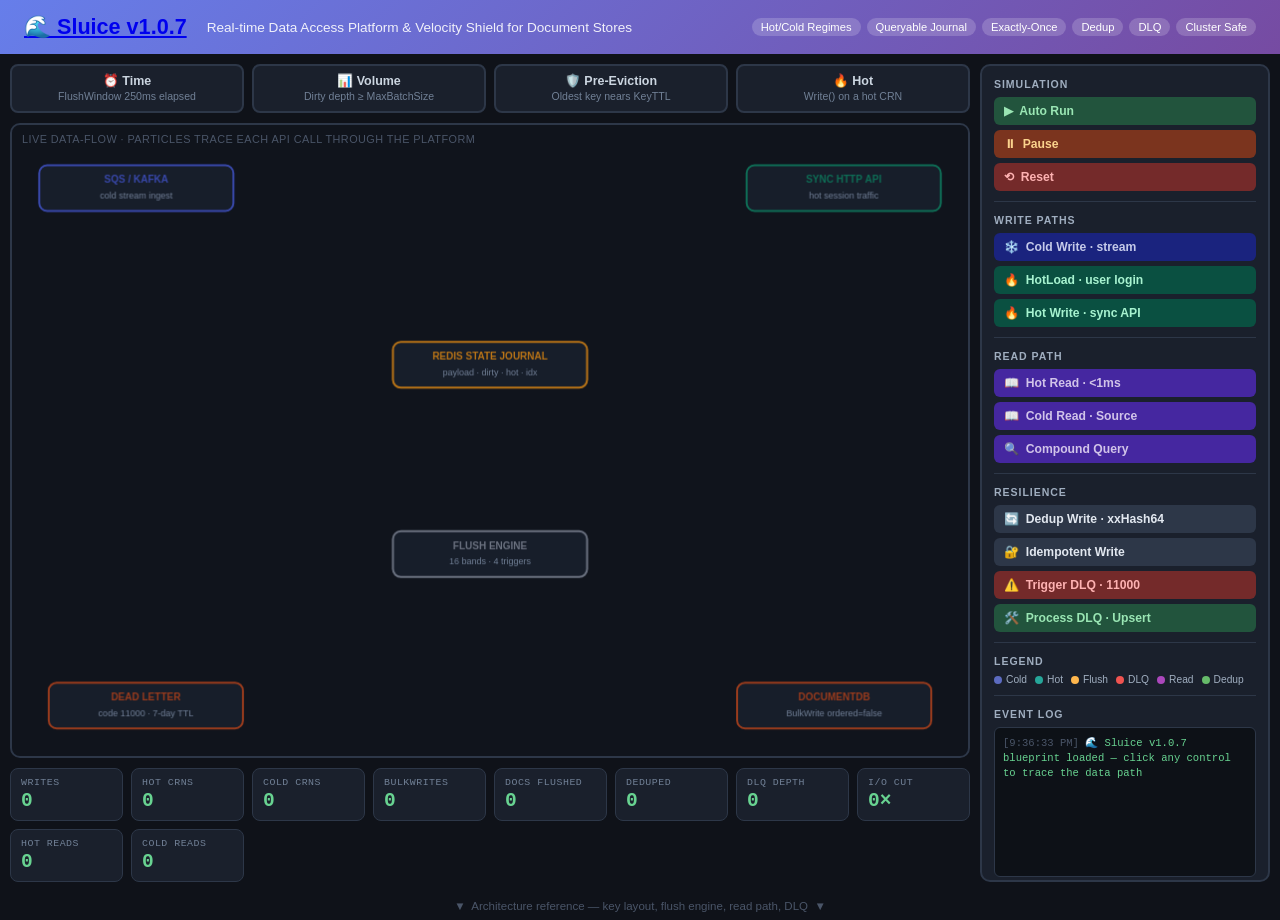
<file: sluice/volume-visualiser.html>
<!DOCTYPE html>
<html lang="en">
<head>
  <meta charset="UTF-8">
  <meta name="viewport" content="width=device-width, initial-scale=1.0">
  <title>Sluice v1.0.7 — Interactive Architecture Blueprint</title>
  <style>
    *{margin:0;padding:0;box-sizing:border-box}
    html,body{height:100%}
    body{font-family:-apple-system,BlinkMacSystemFont,'Segoe UI',Roboto,sans-serif;background:#0f1219;color:#1a202c;overflow-x:hidden}

    /* ── Header ─────────────────────────────────────────────── */
    .header{background:linear-gradient(135deg,#667eea,#764ba2);color:#fff;padding:14px 24px;display:flex;align-items:center;gap:20px;flex-wrap:wrap}
    .header h1{font-size:1.35em;white-space:nowrap}
    .header .tagline{font-size:.85em;opacity:.9;flex:1;min-width:200px}
    .badges{display:flex;gap:6px;flex-wrap:wrap}
    .badge{background:rgba(255,255,255,.18);padding:3px 9px;border-radius:12px;font-size:.7em;white-space:nowrap}

    /* ── Simulation Deck: controls + canvas on ONE screen ───── */
    .deck{
      display:grid;
      grid-template-columns:1fr 290px;
      grid-template-rows:auto 1fr auto;
      grid-template-areas:
    "triggers rail"
    "stage    rail"
    "metrics  rail";
      gap:10px;
      padding:10px;
      height:calc(100vh - 62px);
      min-height:600px;
      background:#0f1219;
    }
    .triggers{grid-area:triggers;display:grid;grid-template-columns:repeat(4,1fr);gap:8px}
    .trigger{background:#1a202c;border:2px solid #2d3748;border-radius:8px;padding:7px 10px;text-align:center;transition:all .18s}
    .trigger h4{color:#cbd5e0;font-size:.78em;margin-bottom:2px}
    .trigger .cond{color:#718096;font-size:.66em;line-height:1.3}
    .trigger.active{border-color:#48bb78;background:#12331f;box-shadow:0 0 0 3px rgba(72,187,120,.22)}
    .trigger.active h4{color:#68d391}

    .stage{grid-area:stage;position:relative;background:#11151d;border:2px solid #2d3748;border-radius:10px;overflow:hidden;min-height:300px}
    #canvas{display:block;width:100%;height:100%}
    .stage-hint{position:absolute;top:8px;left:10px;font-size:.68em;color:#4a5568;pointer-events:none;letter-spacing:.04em;text-transform:uppercase}

    .metrics{grid-area:metrics;display:grid;grid-template-columns:repeat(auto-fit,minmax(105px,1fr));gap:8px}
    .metric{background:#1a202c;border:1px solid #2d3748;border-radius:8px;padding:8px 10px;font-family:'SF Mono',Menlo,monospace}
    .metric .label{font-size:.62em;color:#718096;text-transform:uppercase;letter-spacing:.05em;margin-bottom:2px}
    .metric .value{font-size:1.22em;font-weight:700;color:#68d391}

    /* ── Control rail ───────────────────────────────────────── */
    .rail{grid-area:rail;background:#1a202c;border:2px solid #2d3748;border-radius:10px;padding:12px;overflow-y:auto;display:flex;flex-direction:column;gap:12px}
    .rail::-webkit-scrollbar{width:6px}
    .rail::-webkit-scrollbar-thumb{background:#2d3748;border-radius:3px}
    .grp{border-bottom:1px solid #2d3748;padding-bottom:10px}
    .grp:last-of-type{border-bottom:none;padding-bottom:0}
    .grp h3{color:#a0aec0;font-size:.66em;text-transform:uppercase;letter-spacing:.09em;margin-bottom:7px}
    .btn-row{display:flex;flex-direction:column;gap:5px}
    button{background:#2d3748;color:#e2e8f0;border:none;padding:7px 10px;border-radius:6px;cursor:pointer;font-weight:600;font-size:.76em;transition:all .15s;text-align:left;display:flex;align-items:center;gap:7px;width:100%}
    button:hover{background:#3d4a5c;transform:translateX(2px)}
    button:active{transform:translateX(0)}
    button.success{background:#22543d;color:#9ae6b4}button.success:hover{background:#276749}
    button.warning{background:#7b341e;color:#fbd38d}button.warning:hover{background:#9c4221}
    button.danger{background:#742a2a;color:#feb2b2}button.danger:hover{background:#9b2c2c}
    button.cold{background:#1a237e;color:#c5cae9}button.cold:hover{background:#283593}
    button.hot{background:#0a5041;color:#a7f3d0}button.hot:hover{background:#0f6e56}
    button.read{background:#4527a0;color:#d1c4e9}button.read:hover{background:#5e35b1}
    .log{background:#0d1117;border:1px solid #2d3748;border-radius:6px;padding:8px;font-family:'SF Mono',Menlo,monospace;font-size:.66em;color:#68d391;height:150px;overflow-y:auto;flex-shrink:0}
    .log::-webkit-scrollbar{width:5px}
    .log::-webkit-scrollbar-thumb{background:#2d3748;border-radius:3px}
    .log .entry{margin-bottom:3px;line-height:1.4;word-break:break-word}
    .log .ts{color:#4a5568}
    .legend{display:flex;flex-wrap:wrap;gap:8px}
    .legend-item{display:flex;align-items:center;gap:4px;font-size:.64em;color:#a0aec0}
    .legend-dot{width:8px;height:8px;border-radius:50%;flex-shrink:0}
    .scroll-hint{text-align:center;padding:8px;color:#4a5568;font-size:.72em;background:#0f1219;cursor:pointer;user-select:none}
    .scroll-hint:hover{color:#68d391}

    /* ── Reference sections (below the fold) ────────────────── */
    .reference{background:#fff;padding:30px}
    .reference > h2{font-size:1.6em;color:#1a202c;margin-bottom:6px;padding-top:10px}
    .reference > .sub{color:#718096;font-size:.9em;margin-bottom:24px}
    .write-paths{display:grid;grid-template-columns:1fr 1fr;gap:20px;margin-bottom:24px}
    .path-box{background:linear-gradient(135deg,#f7fafc,#edf2f7);border:2px solid #e2e8f0;border-radius:12px;padding:20px}
    .path-box.cold{border-color:#3949AB}.path-box.hot{border-color:#0F6E56}
    .path-box h3{font-size:1.15em;margin-bottom:14px;display:flex;align-items:center;gap:10px;color:#1a202c}
    .path-icon{width:36px;height:36px;border-radius:8px;display:flex;align-items:center;justify-content:center;font-size:1.2em;flex-shrink:0}
    .cold .path-icon{background:#3949AB;color:#fff}.hot .path-icon{background:#0F6E56;color:#fff}
    .component{background:#fff;border:2px solid #cbd5e0;border-radius:8px;padding:12px;margin:9px 0}
    .component h4{font-size:.92em;margin-bottom:5px;color:#2d3748}
    .component .detail{font-size:.8em;color:#718096;line-height:1.55}
    .component code,.hl code,td code{background:#edf2f7;padding:1px 4px;border-radius:3px;font-size:.92em;color:#c05621}
    .hl{background:linear-gradient(135deg,#FFF5E6,#FFE4CC);border-left:4px solid #ED8936;padding:12px;margin:11px 0;border-radius:4px}
    .hl h4{color:#C05621;margin-bottom:5px;font-size:.9em}
    .hl p{font-size:.82em;color:#718096;line-height:1.5}
    .section{border-radius:12px;padding:22px;margin-bottom:24px}
    .journal{background:linear-gradient(135deg,#FAEEDA,#F5E6D3);border:3px solid #BA7517}
    .journal > h3{color:#633806;margin-bottom:16px;font-size:1.3em}
    .key-grid{display:grid;grid-template-columns:repeat(auto-fit,minmax(255px,1fr));gap:12px}
    .redis-key{background:#fff;border:2px solid #BA7517;border-radius:8px;padding:12px}
    .key-name{font-family:'SF Mono',Menlo,monospace;font-size:.78em;color:#633806;font-weight:700;margin-bottom:6px;word-break:break-all}
    .key-type{font-size:.76em;color:#4a5568;margin-bottom:3px}
    .key-ttl{font-size:.71em;color:#a0aec0;font-style:italic}
    .engine{background:linear-gradient(135deg,#F3F4F6,#E5E7EB);border:3px solid #6B7280}
    .engine > h3{color:#374151;margin-bottom:16px;font-size:1.3em}
    .trigger-grid-ref{display:grid;grid-template-columns:repeat(auto-fit,minmax(180px,1fr));gap:12px;margin-bottom:16px}
    .trigger-ref{background:#fff;border:2px solid #6B7280;border-radius:8px;padding:12px;text-align:center}
    .trigger-ref h4{color:#374151;margin-bottom:5px;font-size:.9em}
    .trigger-ref .condition{font-size:.78em;color:#718096;line-height:1.4}
    .readpath{background:linear-gradient(135deg,#EDE7F6,#D1C4E9);border:3px solid #5E35B1}
    .readpath > h3{color:#311B92;margin-bottom:16px;font-size:1.3em}
    .read-branch{display:grid;grid-template-columns:1fr 1fr;gap:16px}
    .branch{background:#fff;border:2px solid #5E35B1;border-radius:8px;padding:16px}
    .branch h4{color:#311B92;margin-bottom:9px;font-size:.95em}
    .dlq{background:linear-gradient(135deg,#FAECE7,#F5D5CB);border:3px solid #993C1D}
    .dlq > h3{color:#712B13;margin-bottom:16px;font-size:1.3em}
    .strategy-grid{display:grid;grid-template-columns:repeat(auto-fit,minmax(215px,1fr));gap:12px}
    .strategy{background:#fff;border:2px solid #993C1D;border-radius:8px;padding:12px}
    .strategy h4{color:#712B13;margin-bottom:6px;font-size:.9em}
    .strategy .behavior{font-size:.8em;color:#718096;line-height:1.45}
    table{width:100%;border-collapse:collapse;margin:14px 0;background:#fff;border-radius:8px;overflow:hidden;font-size:.84em}
    th{background:#2d3748;color:#fff;padding:9px 12px;text-align:left;font-weight:600}
    td{padding:8px 12px;border-bottom:1px solid #e2e8f0;color:#4a5568}
    tr:last-child td{border-bottom:none}
    code{font-family:'SF Mono',Menlo,monospace}

    @media(max-width:1080px){
      .deck{grid-template-columns:1fr;grid-template-areas:"triggers" "stage" "metrics" "rail";height:auto}
      .stage{height:46vh;min-height:320px}
      .rail{max-height:none;overflow:visible}
      .write-paths,.read-branch{grid-template-columns:1fr}
    }
  </style>
  <!-- Favicons -->
  <link href="../assets/img/favicon.png" rel="icon">
  <link href="../assets/img/apple-touch-icon.png" rel="apple-touch-icon">

</head>
<body>

<div class="header">
  <a href="https://github.com/hussainpithawala/sluice-go" target="_blank">
    <i class="bi bi-github"></i> <h1>🌊 Sluice v1.0.7 </h1>
  </a>
  <div class="tagline">Real-time Data Access Platform &amp; Velocity Shield for Document Stores</div>
  <div class="badges">
    <span class="badge">Hot/Cold Regimes</span>
    <span class="badge">Queryable Journal</span>
    <span class="badge">Exactly-Once</span>
    <span class="badge">Dedup</span>
    <span class="badge">DLQ</span>
    <span class="badge">Cluster Safe</span>
  </div>
</div>

<!-- ══════════ SIMULATION DECK — controls + canvas on one screen ══════════ -->
<div class="deck">

  <div class="triggers">
    <div class="trigger" id="trig-time"><h4>⏰ Time</h4><div class="cond">FlushWindow 250ms elapsed</div></div>
    <div class="trigger" id="trig-volume"><h4>📊 Volume</h4><div class="cond">Dirty depth ≥ MaxBatchSize</div></div>
    <div class="trigger" id="trig-evict"><h4>🛡️ Pre-Eviction</h4><div class="cond">Oldest key nears KeyTTL</div></div>
    <div class="trigger" id="trig-hot"><h4>🔥 Hot</h4><div class="cond">Write() on a hot CRN</div></div>
  </div>

  <div class="stage">
    <canvas id="canvas"></canvas>
    <div class="stage-hint">Live data-flow · particles trace each API call through the platform</div>
  </div>

  <div class="metrics">
    <div class="metric"><div class="label">Writes</div><div class="value" id="m-writes">0</div></div>
    <div class="metric"><div class="label">Hot CRNs</div><div class="value" id="m-hot">0</div></div>
    <div class="metric"><div class="label">Cold CRNs</div><div class="value" id="m-cold">0</div></div>
    <div class="metric"><div class="label">BulkWrites</div><div class="value" id="m-bulk">0</div></div>
    <div class="metric"><div class="label">Docs Flushed</div><div class="value" id="m-docs">0</div></div>
    <div class="metric"><div class="label">Deduped</div><div class="value" id="m-dedup">0</div></div>
    <div class="metric"><div class="label">DLQ Depth</div><div class="value" id="m-dlq">0</div></div>
    <div class="metric"><div class="label">I/O Cut</div><div class="value" id="m-io">0×</div></div>
    <div class="metric"><div class="label">Hot Reads</div><div class="value" id="m-hotread">0</div></div>
    <div class="metric"><div class="label">Cold Reads</div><div class="value" id="m-coldread">0</div></div>
  </div>

  <div class="rail">
    <div class="grp">
      <h3>Simulation</h3>
      <div class="btn-row">
        <button id="autoRun" class="success">▶ &nbsp;Auto Run</button>
        <button id="pause" class="warning">⏸ &nbsp;Pause</button>
        <button id="reset" class="danger">⟲ &nbsp;Reset</button>
      </div>
    </div>

    <div class="grp">
      <h3>Write Paths</h3>
      <div class="btn-row">
        <button id="coldWrite" class="cold">❄️ &nbsp;Cold Write · stream</button>
        <button id="hotLoad" class="hot">🔥 &nbsp;HotLoad · user login</button>
        <button id="hotWrite" class="hot">🔥 &nbsp;Hot Write · sync API</button>
      </div>
    </div>

    <div class="grp">
      <h3>Read Path</h3>
      <div class="btn-row">
        <button id="hotRead" class="read">📖 &nbsp;Hot Read · &lt;1ms</button>
        <button id="coldRead" class="read">📖 &nbsp;Cold Read · Source</button>
        <button id="query" class="read">🔍 &nbsp;Compound Query</button>
      </div>
    </div>

    <div class="grp">
      <h3>Resilience</h3>
      <div class="btn-row">
        <button id="dedupWrite">🔄 &nbsp;Dedup Write · xxHash64</button>
        <button id="idempotentWrite">🔐 &nbsp;Idempotent Write</button>
        <button id="triggerDLQ" class="danger">⚠️ &nbsp;Trigger DLQ · 11000</button>
        <button id="processDLQ" class="success">🛠️ &nbsp;Process DLQ · Upsert</button>
      </div>
    </div>

    <div class="grp">
      <h3>Legend</h3>
      <div class="legend">
        <div class="legend-item"><div class="legend-dot" style="background:#5C6BC0"></div>Cold</div>
        <div class="legend-item"><div class="legend-dot" style="background:#26A69A"></div>Hot</div>
        <div class="legend-item"><div class="legend-dot" style="background:#FFB74D"></div>Flush</div>
        <div class="legend-item"><div class="legend-dot" style="background:#EF5350"></div>DLQ</div>
        <div class="legend-item"><div class="legend-dot" style="background:#AB47BC"></div>Read</div>
        <div class="legend-item"><div class="legend-dot" style="background:#66BB6A"></div>Dedup</div>
      </div>
    </div>

    <div class="grp" style="flex:1;display:flex;flex-direction:column;min-height:150px">
      <h3>Event Log</h3>
      <div class="log" id="log"></div>
    </div>
  </div>
</div>

<div class="scroll-hint" id="scrollHint">▼ &nbsp;Architecture reference — key layout, flush engine, read path, DLQ &nbsp;▼</div>

<script>
  const canvas = document.getElementById('canvas');
  const ctx = canvas.getContext('2d');
  const stage = canvas.parentElement;

  /* ── Zone geometry ─────────────────────────────────────── */
  const ZONE_DEF = [
    {id:'ingest', fx:.13, fy:.10, label:'SQS / KAFKA',         sub:'cold stream ingest',        color:'#3949AB'},
    {id:'api',    fx:.87, fy:.10, label:'SYNC HTTP API',       sub:'hot session traffic',       color:'#0F6E56'},
    {id:'journal',fx:.50, fy:.38, label:'REDIS STATE JOURNAL', sub:'payload · dirty · hot · idx', color:'#BA7517'},
    {id:'engine', fx:.50, fy:.68, label:'FLUSH ENGINE',        sub:'16 bands · 4 triggers',     color:'#6B7280'},
    {id:'store',  fx:.86, fy:.92, label:'DOCUMENTDB',          sub:'BulkWrite ordered=false',   color:'#993C1D'},
    {id:'dlq',    fx:.14, fy:.92, label:'DEAD LETTER',         sub:'code 11000 · 7-day TTL',    color:'#993C1D'}
  ];
  let Z = {};
  function buildZones(){
    Z = {};
    ZONE_DEF.forEach(d => {
      Z[d.id] = Object.assign({}, d, {
        x: canvas.width*d.fx, y: canvas.height*d.fy,
        w: Math.min(195, canvas.width*0.23), h: 46
      });
    });
  }
  function resize(){
    const r = stage.getBoundingClientRect();
    canvas.width  = Math.max(320, r.width);
    canvas.height = Math.max(280, r.height);
    buildZones();
  }
  new ResizeObserver(resize).observe(stage);
  window.addEventListener('resize', resize);

  function roundRect(x,y,w,h,r){
    ctx.beginPath();
    ctx.moveTo(x+r,y); ctx.arcTo(x+w,y,x+w,y+h,r); ctx.arcTo(x+w,y+h,x,y+h,r);
    ctx.arcTo(x,y+h,x,y,r); ctx.arcTo(x,y,x+w,y,r); ctx.closePath();
  }
  function drawZones(){
    ZONE_DEF.forEach(d=>{
      const z=Z[d.id]; if(!z) return;
      const x=z.x-z.w/2, y=z.y-z.h/2;
      roundRect(x,y,z.w,z.h,8);
      ctx.fillStyle='rgba(26,32,44,.92)'; ctx.fill();
      ctx.strokeStyle=d.color; ctx.lineWidth=2; ctx.stroke();
      ctx.textAlign='center'; ctx.textBaseline='middle';
      ctx.fillStyle=d.color; ctx.font='bold 10px -apple-system,sans-serif';
      ctx.fillText(d.label, z.x, z.y-8);
      ctx.fillStyle='#718096'; ctx.font='9px -apple-system,sans-serif';
      ctx.fillText(d.sub, z.x, z.y+8);
    });
  }

  /* ── Particles ─────────────────────────────────────────── */
  const COLORS={cold:'#5C6BC0',hot:'#26A69A',flush:'#FFB74D',dlq:'#EF5350',read:'#AB47BC',dedup:'#66BB6A'};
  let particles=[], running=false;

  class P{
    constructor(type,from,to){
      this.type=type;
      const a=Z[from], b=Z[to];
      this.x=a.x+(Math.random()-.5)*40; this.y=a.y+(Math.random()-.5)*20;
      this.tx=b.x+(Math.random()-.5)*50; this.ty=b.y+(Math.random()-.5)*22;
      this.life=1; this.trail=[];
    }
    step(){
      this.trail.push({x:this.x,y:this.y});
      if(this.trail.length>7) this.trail.shift();
      this.x+=(this.tx-this.x)*0.055;
      this.y+=(this.ty-this.y)*0.055;
      if(Math.abs(this.tx-this.x)<2.5 && Math.abs(this.ty-this.y)<2.5) this.life=0;
    }
    draw(){
      const c=COLORS[this.type];
      this.trail.forEach((p,i)=>{
        ctx.globalAlpha=(i/this.trail.length)*0.28; ctx.fillStyle=c;
        ctx.beginPath(); ctx.arc(p.x,p.y,2.6,0,Math.PI*2); ctx.fill();
      });
      ctx.globalAlpha=1; ctx.fillStyle=c;
      ctx.shadowBlur=8; ctx.shadowColor=c;
      ctx.beginPath(); ctx.arc(this.x,this.y,4,0,Math.PI*2); ctx.fill();
      ctx.shadowBlur=0;
    }
  }
  function spawn(type,n,from,to){
    if(!Z[from]||!Z[to]) return;
    for(let i=0;i<n;i++) setTimeout(()=>particles.push(new P(type,from,to)), i*22);
  }

  function loop(){
    ctx.fillStyle='rgba(17,21,29,.28)';
    ctx.fillRect(0,0,canvas.width,canvas.height);
    drawZones();
    particles=particles.filter(p=>p.life>0);
    particles.forEach(p=>{p.step();p.draw();});

    if(running){
      if(Math.random()<.30){
        const hot=Math.random()<.25;
        spawn(hot?'hot':'cold',3,hot?'api':'ingest','journal');
        m.writes++; hot?m.hot++:m.cold++;
      }
      if(Math.random()<.05){ m.bulk++; m.docs+=7; spawn('flush',5,'engine','store'); flash('trig-time'); }
      if(Math.random()<.02){ spawn('read',2,'journal','api'); m.hotread++; }
    }
    requestAnimationFrame(loop);
  }

  /* ── Metrics + log ─────────────────────────────────────── */
  const m={writes:0,hot:0,cold:0,bulk:0,docs:0,dedup:0,dlq:0,hotread:0,coldread:0};
  function update(){
    for(const k in m){ const el=document.getElementById('m-'+k); if(el) el.textContent=m[k]; }
    document.getElementById('m-io').textContent=(m.bulk?Math.round(m.docs/m.bulk):0)+'×';
  }
  setInterval(update,250);

  function log(msg){
    const el=document.getElementById('log');
    const t=new Date().toLocaleTimeString();
    el.innerHTML=`<div class="entry"><span class="ts">[${t}]</span> ${msg}</div>`+el.innerHTML;
    while(el.children.length>70) el.removeChild(el.lastChild);
  }
  function flash(id){
    const e=document.getElementById(id); if(!e) return;
    e.classList.add('active'); setTimeout(()=>e.classList.remove('active'),650);
  }

  /* ── Wiring ────────────────────────────────────────────── */
  const on=(id,fn)=>document.getElementById(id).addEventListener('click',fn);

  on('autoRun',()=>{running=true;log('▶ Auto-run — cold + hot streams ingesting continuously');});
  on('pause',  ()=>{running=false;log('⏸ Simulation paused');});
  on('reset',  ()=>{
    running=false; particles=[];
    Object.keys(m).forEach(k=>m[k]=0); update();
    ctx.clearRect(0,0,canvas.width,canvas.height); drawZones();
    document.getElementById('log').innerHTML=''; log('⟲ State reset');
  });

  on('coldWrite',()=>{
    m.writes++; m.cold++; spawn('cold',10,'ingest','journal');
    log('❄️ Cold Write — Lua HSET+EXPIRE+ZADD → dirty:{band}');
    if(Math.random()<.55){ m.bulk++; m.docs+=6; spawn('flush',6,'engine','store');
      flash('trig-time'); log('⏰ Time trigger → BulkWrite(ordered=false) → DocumentDB'); }
  });

  on('hotLoad',()=>{
    m.hot++; spawn('read',5,'store','journal');
    setTimeout(()=>spawn('hot',5,'journal','journal'),260);
    flash('trig-hot');
    log('🔥 HotLoad — Source.Read(FindOne) → seed journal + SET hot:{band}:{crn} TTL=4h');
  });

  on('hotWrite',()=>{
    m.writes++; m.hot++; spawn('hot',10,'api','journal');
    flash('trig-hot');
    setTimeout(()=>{ m.bulk++; m.docs+=1; spawn('flush',6,'engine','store'); },300);
    log('🔥 Hot Write — IsHot()=true → SignalVolume → immediate flush (&lt;10ms)');
  });

  on('hotRead',()=>{
    m.hotread++; spawn('read',5,'journal','api');
    log('📖 Hot Read — pipeline HGET+PTTL → sub-ms. Lazy refresh if PTTL &lt; 20% ActivityWindow');
  });

  on('coldRead',()=>{
    m.coldread++; spawn('read',5,'store','api');
    log('❄️ Cold Read — journal miss → ReadContract → Source.Read → FindOne (5–50ms)');
  });

  on('query',()=>{
    spawn('read',9,'journal','api');
    log('🔍 Query — band-scoped SINTER (equality) + ZSCORE (range) → pipeline HGET hydrate');
  });

  on('dedupWrite',()=>{
    m.writes++; m.dedup++; spawn('dedup',6,'ingest','journal');
    log('🔄 Dedup — xxHash64 == stored h → EXPIRE only, return 0. Dirty set untouched.');
  });

  on('idempotentWrite',()=>{
    m.writes++; spawn('cold',6,'ingest','journal');
    log('🔐 WriteIdempotent — SETNX EX sl:{ns}:idem:{band}:{key}. Replay → ErrDuplicateIdempotencyKey');
  });

  on('triggerDLQ',()=>{
    m.dlq++; spawn('dlq',8,'engine','dlq');
    log('⚠️ BulkWrite partial failure — Code 11000 → MoveToDeadLetter. Survivors still CommitKeys.');
  });

  on('processDLQ',()=>{
    if(m.dlq>0){ const n=Math.min(m.dlq,3); m.dlq-=n; m.docs+=n;
      spawn('flush',6,'dlq','store');
      log('🛠️ ProcessDLQ(DLQUpsert) — drained '+n+' record(s), contract re-run with Upsert=true → CommitDLQKeys');
    } else log('🛠️ ProcessDLQ — DLQ empty, nothing to drain');
  });

  document.getElementById('scrollHint').addEventListener('click',()=>{
    document.querySelector('.reference').scrollIntoView({behavior:'smooth'});
  });

  /* ── Boot ──────────────────────────────────────────────── */
  resize(); loop(); update(); drawZones();
  log('🌊 Sluice v1.0.7 blueprint loaded — click any control to trace the data path');
</script>
</body>
</html>
</file>
<file: assets/css/main.css>
/**
* Template Name: Style
* Template URL: https://bootstrapmade.com/style-bootstrap-portfolio-template/
* Updated: Jul 02 2025 with Bootstrap v5.3.7
* Author: BootstrapMade.com
* License: https://bootstrapmade.com/license/
*/

@charset "UTF-8";

/*--------------------------------------------------------------
# Font & Color Variables
# Help: https://bootstrapmade.com/color-system/
--------------------------------------------------------------*/
/* Fonts */
:root {
  --default-font: "Roboto",  system-ui, -apple-system, "Segoe UI", Roboto, "Helvetica Neue", Arial, "Noto Sans", "Liberation Sans", sans-serif, "Apple Color Emoji", "Segoe UI Emoji", "Segoe UI Symbol", "Noto Color Emoji";
  --heading-font: "Quicksand",  sans-serif;
  --nav-font: "Open Sans",  sans-serif;
}

/* Global Colors - The following color variables are used throughout the website. Updating them here will change the color scheme of the entire website */
:root { 
  --background-color: #ffffff; /* Background color for the entire website, including individual sections */
  --default-color: #314862; /* Default color used for the majority of the text content across the entire website */
  --heading-color: #13447f; /* Color for headings, subheadings and title throughout the website */
  --accent-color: #065cc2; /* Accent color that represents your brand on the website. It's used for buttons, links, and other elements that need to stand out */
  --surface-color: #ffffff; /* The surface color is used as a background of boxed elements within sections, such as cards, icon boxes, or other elements that require a visual separation from the global background. */
  --contrast-color: #ffffff; /* Contrast color for text, ensuring readability against backgrounds of accent, heading, or default colors. */
}

/* Nav Menu Colors - The following color variables are used specifically for the navigation menu. They are separate from the global colors to allow for more customization options */
:root {
  --nav-color: #314862;  /* The default color of the main navmenu links */
  --nav-hover-color: #065cc2; /* Applied to main navmenu links when they are hovered over or active */
  --nav-mobile-background-color: #11427d; /* Used as the background color for mobile navigation menu */
  --nav-dropdown-background-color: #065cc2; /* Used as the background color for dropdown items that appear when hovering over primary navigation items */
  --nav-dropdown-color: #acc4e0; /* Used for navigation links of the dropdown items in the navigation menu. */
  --nav-dropdown-hover-color: #ffffff; /* Similar to --nav-hover-color, this color is applied to dropdown navigation links when they are hovered over. */
}

/* Color Presets - These classes override global colors when applied to any section or element, providing reuse of the sam color scheme. */

.light-background {
  --background-color: #f7faff;
  --surface-color: #ffffff;
}

.dark-background {
  --background-color: #065cc2;
  --default-color: #ffffff;
  --heading-color: #ffffff;
  --accent-color: #afcdf1;
  --surface-color: #2973cc;
  --contrast-color: #ffffff;
}

/* Smooth scroll */
:root {
  scroll-behavior: smooth;
}

/*--------------------------------------------------------------
# General Styling & Shared Classes
--------------------------------------------------------------*/
body {
  color: var(--default-color);
  background-color: var(--background-color);
  font-family: var(--default-font);
}

a {
  color: var(--accent-color);
  text-decoration: none;
  transition: 0.3s;
}

a:hover {
  color: color-mix(in srgb, var(--accent-color), transparent 25%);
  text-decoration: none;
}

h1,
h2,
h3,
h4,
h5,
h6 {
  color: var(--heading-color);
  font-family: var(--heading-font);
}

/* PHP Email Form Messages
------------------------------*/
.php-email-form .error-message {
  display: none;
  background: #df1529;
  color: #ffffff;
  text-align: left;
  padding: 15px;
  margin-bottom: 24px;
  font-weight: 600;
}

.php-email-form .sent-message {
  display: none;
  color: #ffffff;
  background: #059652;
  text-align: center;
  padding: 15px;
  margin-bottom: 24px;
  font-weight: 600;
}

.php-email-form .loading {
  display: none;
  background: var(--surface-color);
  text-align: center;
  padding: 15px;
  margin-bottom: 24px;
}

.php-email-form .loading:before {
  content: "";
  display: inline-block;
  border-radius: 50%;
  width: 24px;
  height: 24px;
  margin: 0 10px -6px 0;
  border: 3px solid var(--accent-color);
  border-top-color: var(--surface-color);
  animation: php-email-form-loading 1s linear infinite;
}

@keyframes php-email-form-loading {
  0% {
    transform: rotate(0deg);
  }

  100% {
    transform: rotate(360deg);
  }
}

/*--------------------------------------------------------------
# Global Header
--------------------------------------------------------------*/
.header {
  --background-color: rgba(255, 255, 255, 0);
  color: var(--default-color);
  background-color: var(--background-color);
  padding: 15px 0;
  transition: all 0.5s;
  z-index: 997;
}

.header .logo {
  line-height: 1;
}

.header .logo img {
  max-height: 32px;
  margin-right: 8px;
}

.header .logo h1 {
  font-size: 30px;
  margin: 0;
  font-weight: 700;
  color: var(--heading-color);
}

/*--------------------------------------------------------------
# Navigation Menu
--------------------------------------------------------------*/
/* Navmenu */
.mobile-nav-toggle {
  color: var(--nav-color);
  position: fixed;
  top: 20px;
  right: 20px;
  font-size: 32px;
  line-height: 0;
  cursor: pointer;
  display: block !important;
  z-index: 998;
  transition: 0.3s;
}

.mobile-nav-toggle:hover {
  color: var(--nav-hover-color);
}

.navmenu {
  position: fixed;
  top: 0;
  bottom: 0;
  right: -300px;
  z-index: 997;
  transition: 0.3s;
  width: 300px;
  overflow: hidden;
}

.navmenu .profile-img img {
  margin: 15px auto;
  display: block;
  width: 160px;
  border: 8px solid color-mix(in srgb, var(--contrast-color), transparent 85%);
}

.navmenu .logo {
  line-height: 1;
  margin-bottom: 15px;
}

.navmenu .logo img {
  max-height: 32px;
  margin-right: 8px;
}

.navmenu .logo h1 {
  font-size: 24px;
  margin: 0;
  font-weight: 700;
  color: var(--contrast-color);
}

.navmenu .social-links {
  margin: 0 0 20px 0;
}

.navmenu .social-links a {
  font-size: 16px;
  display: inline-flex;
  align-items: center;
  justify-content: center;
  padding: 0;
  background: color-mix(in srgb, var(--contrast-color), transparent 90%);
  color: var(--contrast-color);
  margin: 0 2px;
  border-radius: 50%;
  width: 40px;
  height: 40px;
  transition: 0.3s;
}

.navmenu .social-links a i {
  margin: 0;
}

.navmenu .social-links a:hover {
  color: var(--contrast-color);
  background: var(--accent-color);
}

.navmenu ul {
  display: block;
  list-style: none;
  padding: 10px 0;
  margin: 0;
  overflow-y: auto;
  transition: 0.3s;
  z-index: 998;
}

.navmenu a,
.navmenu a:focus {
  color: var(--nav-dropdown-color);
  padding: 10px 20px;
  font-family: var(--nav-font);
  font-size: 17px;
  font-weight: 500;
  display: flex;
  align-items: center;
  justify-content: space-between;
  white-space: nowrap;
  transition: 0.3s;
}

.navmenu a i,
.navmenu a:focus i {
  font-size: 12px;
  line-height: 0;
  margin-left: 5px;
  width: 30px;
  height: 30px;
  display: flex;
  align-items: center;
  justify-content: center;
  border-radius: 50%;
  transition: 0.3s;
  background-color: color-mix(in srgb, var(--accent-color), transparent 90%);
}

.navmenu a i:hover,
.navmenu a:focus i:hover {
  background-color: var(--accent-color);
  color: var(--contrast-color);
}

.navmenu a:hover,
.navmenu .active,
.navmenu .active:focus {
  color: var(--nav-dropdown-hover-color);
}

.navmenu .active i,
.navmenu .active:focus i {
  background-color: var(--accent-color);
  color: var(--contrast-color);
  transform: rotate(180deg);
}

.navmenu .dropdown ul {
  position: static;
  display: none;
  z-index: 99;
  padding: 10px 0;
  margin: 10px 20px;
  box-shadow: none;
  transition: all 0.5s ease-in-out;
}

.navmenu .dropdown>.dropdown-active {
  display: block;
  background-color: var(--nav-dropdown-background-color);
  border: 1px solid color-mix(in srgb, var(--nav-dropdown-color), transparent 90%);
}

.mobile-nav-active {
  overflow: hidden;
}

.mobile-nav-active .mobile-nav-toggle {
  right: 310px;
  font-size: 36px;
}

.mobile-nav-active .navmenu {
  position: fixed;
  overflow: hidden;
  top: 0;
  bottom: 0;
  right: 0;
  background-color: var(--nav-mobile-background-color);
  transition: 0.3s;
}

/*--------------------------------------------------------------
# Global Footer
--------------------------------------------------------------*/
.footer {
  color: var(--default-color);
  background-color: var(--background-color);
  font-size: 14px;
  padding: 40px 0;
  position: relative;
}

.footer .copyright p {
  margin-bottom: 0;
}

.footer .social-links {
  margin-top: 20px;
}

.footer .social-links a {
  display: flex;
  align-items: center;
  justify-content: center;
  width: 40px;
  height: 40px;
  border-radius: 50%;
  border: 1px solid color-mix(in srgb, var(--default-color), transparent 50%);
  font-size: 16px;
  color: color-mix(in srgb, var(--default-color), transparent 50%);
  margin: 0 5px;
  transition: 0.3s;
}

.footer .social-links a:hover {
  color: var(--accent-color);
  border-color: var(--accent-color);
}

.footer .credits {
  margin-top: 10px;
  font-size: 13px;
  text-align: center;
}

/*--------------------------------------------------------------
# Scroll Top Button
--------------------------------------------------------------*/
.scroll-top {
  position: fixed;
  visibility: hidden;
  opacity: 0;
  right: 15px;
  bottom: -15px;
  z-index: 99999;
  background-color: var(--accent-color);
  width: 44px;
  height: 44px;
  border-radius: 50px;
  transition: all 0.4s;
}

.scroll-top i {
  font-size: 24px;
  color: var(--contrast-color);
  line-height: 0;
}

.scroll-top:hover {
  background-color: color-mix(in srgb, var(--accent-color), transparent 20%);
  color: var(--contrast-color);
}

.scroll-top.active {
  visibility: visible;
  opacity: 1;
  bottom: 15px;
}

/*--------------------------------------------------------------
# Disable aos animation delay on mobile devices
--------------------------------------------------------------*/
@media screen and (max-width: 768px) {
  [data-aos-delay] {
    transition-delay: 0s !important;
  }
}

/*--------------------------------------------------------------
# Global Page Titles & Breadcrumbs
--------------------------------------------------------------*/
.page-title {
  color: var(--default-color);
  background-color: var(--background-color);
  padding: 25px 0;
  position: relative;
}

.page-title h1 {
  font-size: 24px;
  font-weight: 700;
}

.page-title .breadcrumbs ol {
  display: flex;
  flex-wrap: wrap;
  list-style: none;
  padding: 0;
  margin: 0;
  font-size: 14px;
  font-weight: 400;
}

.page-title .breadcrumbs ol li+li {
  padding-left: 10px;
}

.page-title .breadcrumbs ol li+li::before {
  content: "/";
  display: inline-block;
  padding-right: 10px;
  color: color-mix(in srgb, var(--default-color), transparent 70%);
}

/*--------------------------------------------------------------
# Global Sections
--------------------------------------------------------------*/
section,
.section {
  color: var(--default-color);
  background-color: var(--background-color);
  padding: 60px 0;
  overflow: clip;
}

/*--------------------------------------------------------------
# Global Section Titles
--------------------------------------------------------------*/
.section-title {
  padding-bottom: 60px;
  position: relative;
}

.section-title h2 {
  font-size: 36px;
  font-weight: 700;
  padding: 0;
  line-height: 1px;
  margin: 0;
  letter-spacing: 0.5px;
  position: relative;
}

.section-title h2::after {
  content: "";
  width: 120px;
  height: 1px;
  display: inline-block;
  background: var(--accent-color);
  margin: 10px 10px;
}

.section-title p {
  color: color-mix(in srgb, var(--default-color), transparent 50%);
  margin: 5px 0 0 0;
  font-size: 16px;
  font-weight: 500;
  font-family: var(--heading-font);
}

/*--------------------------------------------------------------
# Hero Section
--------------------------------------------------------------*/
.hero {
  padding: 120px 0;
  position: relative;
  overflow: hidden;
  min-height: 100vh;
  display: flex;
  align-items: center;
}

.hero::before {
  content: "";
  position: absolute;
  top: 0;
  left: 0;
  right: 0;
  bottom: 0;
  background: url("../img/bg/abstract-bg-1.webp") no-repeat center center;
  background-size: cover;
  opacity: 0.08;
  z-index: 1;
}

.hero .container {
  position: relative;
  z-index: 2;
}

@media (max-width: 991px) {
  .hero .hero-content {
    padding: 60px 30px;
    text-align: center;
  }
}

@media (max-width: 576px) {
  .hero .hero-content {
    padding: 40px 20px;
  }
}

.hero .content-wrapper {
  max-width: 600px;
}

.hero .hero-title {
  font-size: 3.5rem;
  font-weight: 700;
  margin-bottom: 1.5rem;
  line-height: 1.2;
}

@media (max-width: 768px) {
  .hero .hero-title {
    font-size: 2.8rem;
  }
}

@media (max-width: 576px) {
  .hero .hero-title {
    font-size: 2.2rem;
  }
}

.hero .hero-title .typed {
  color: var(--accent-color);
  position: relative;
}

.hero .lead {
  font-size: 1.2rem;
  color: color-mix(in srgb, var(--default-color), transparent 20%);
  margin-bottom: 3rem;
  line-height: 1.6;
}

@media (max-width: 768px) {
  .hero .lead {
    font-size: 1.1rem;
    margin-bottom: 2rem;
  }
}

.hero .hero-stats {
  display: flex;
  gap: 2rem;
  margin-bottom: 3rem;
}

@media (max-width: 768px) {
  .hero .hero-stats {
    justify-content: center;
    gap: 1.5rem;
    margin-bottom: 2rem;
  }
}

@media (max-width: 576px) {
  .hero .hero-stats {
    flex-direction: column;
    gap: 1rem;
  }
}

.hero .hero-stats .stat-item {
  display: flex;
  flex-direction: column;
  align-items: center;
}

.hero .hero-stats .stat-item .purecounter {
  font-size: 2rem;
  font-weight: 700;
  color: var(--accent-color);
  line-height: 1;
}

.hero .hero-stats .stat-item .stat-label {
  font-size: 0.9rem;
  color: color-mix(in srgb, var(--default-color), transparent 40%);
  margin-top: 0.25rem;
}

.hero .hero-actions {
  display: grid !important;
  grid-template-columns: repeat(3, minmax(0, 1fr));
  grid-auto-flow: row;
  gap: 1rem;
  margin-bottom: 3rem;
  width: 100%;
}

@media (max-width: 768px) {
  .hero .hero-actions {
    grid-template-columns: repeat(2, minmax(0, 1fr));
    margin-bottom: 2rem;
  }
}

@media (max-width: 576px) {
  .hero .hero-actions {
    grid-template-columns: 1fr;
  }
}

.hero .hero-actions .btn {
  display: flex;
  align-items: center;
  justify-content: center;
  width: 100%;
  padding: 12px 30px;
  font-weight: 600;
  border-radius: 50px;
  text-decoration: none;
  transition: all 0.3s ease;
  text-align: center;
}

.hero .hero-actions .btn.btn-primary {
  background-color: var(--accent-color);
  color: var(--contrast-color);
  border: 2px solid var(--accent-color);
}

.hero .hero-actions .btn.btn-primary:hover {
  background-color: transparent;
  color: var(--accent-color);
}

.hero .hero-actions .btn.btn-outline {
  background-color: transparent;
  color: var(--default-color);
  border: 2px solid color-mix(in srgb, var(--default-color), transparent 70%);
}

.hero .hero-actions .btn.btn-outline:hover {
  background-color: var(--accent-color);
  color: var(--contrast-color);
  border-color: var(--accent-color);
}

.hero .hero-actions .btn.btn-secondary {
  background-color: color-mix(in srgb, var(--accent-color), white 85%);
  color: var(--accent-color);
  border: 2px solid color-mix(in srgb, var(--accent-color), white 50%);
}

.hero .hero-actions .btn.btn-secondary:hover {
  background-color: var(--accent-color);
  color: var(--contrast-color);
  border-color: var(--accent-color);
}

.hero .social-links {
  display: flex;
  gap: 1rem;
}

@media (max-width: 768px) {
  .hero .social-links {
    justify-content: center;
  }
}

.hero .social-links a {
  width: 45px;
  height: 45px;
  display: flex;
  align-items: center;
  justify-content: center;
  border-radius: 50%;
  background-color: var(--surface-color);
  color: var(--default-color);
  text-decoration: none;
  transition: all 0.3s ease;
  box-shadow: 0 2px 10px color-mix(in srgb, var(--default-color), transparent 90%);
}

.hero .social-links a:hover {
  background-color: var(--accent-color);
  color: var(--contrast-color);
  transform: translateY(-3px);
}

.hero .social-links a i {
  font-size: 1.2rem;
}

.hero .hero-image {
  position: relative;
  display: flex;
  align-items: center;
  justify-content: center;
  padding: 60px 30px;
}

@media (max-width: 991px) {
  .hero .hero-image {
    min-height: auto;
    padding: 40px 30px;
  }
}

.hero .image-container {
  position: relative;
  max-width: 500px;
  width: 100%;
}

.hero .hero-main-image {
  border-radius: 20px;
  box-shadow: 0 20px 60px color-mix(in srgb, var(--default-color), transparent 85%);
  position: relative;
  z-index: 2;
}

.hero .image-overlay {
  position: absolute;
  top: 20px;
  left: 20px;
  right: -20px;
  bottom: -20px;
  background: linear-gradient(45deg, var(--accent-color), color-mix(in srgb, var(--accent-color), transparent 30%));
  border-radius: 20px;
  z-index: 1;
}

.hero .floating-elements {
  position: absolute;
  top: 0;
  left: 0;
  right: 0;
  bottom: 0;
  z-index: 3;
}

.hero .floating-card {
  position: absolute;
  background-color: var(--surface-color);
  padding: 15px 20px;
  border-radius: 15px;
  box-shadow: 0 10px 30px color-mix(in srgb, var(--default-color), transparent 90%);
  display: flex;
  align-items: center;
  gap: 10px;
  white-space: nowrap;
  animation: float 6s ease-in-out infinite;
}

@media (max-width: 768px) {
  .hero .floating-card {
    padding: 10px 15px;
    font-size: 0.9rem;
  }
}

.hero .floating-card i {
  font-size: 1.5rem;
  color: var(--accent-color);
}

@media (max-width: 768px) {
  .hero .floating-card i {
    font-size: 1.2rem;
  }
}

.hero .floating-card span {
  font-weight: 600;
  color: var(--default-color);
}

.hero .floating-card.card-1 {
  top: 10%;
  left: -10%;
  animation-delay: 0s;
}

@media (max-width: 768px) {
  .hero .floating-card.card-1 {
    top: 5%;
    left: -5%;
  }
}

.hero .floating-card.card-2 {
  top: 60%;
  right: -15%;
  animation-delay: 2s;
}

@media (max-width: 768px) {
  .hero .floating-card.card-2 {
    top: 70%;
    right: -10%;
  }
}

.hero .floating-card.card-3 {
  bottom: 15%;
  left: -5%;
  animation-delay: 4s;
}

@media (max-width: 768px) {
  .hero .floating-card.card-3 {
    bottom: 10%;
    left: 0%;
  }
}

@keyframes float {

  0%,
  100% {
    transform: translateY(0px);
  }

  50% {
    transform: translateY(-20px);
  }
}

/*--------------------------------------------------------------
# About Section
--------------------------------------------------------------*/
.about .profile-image-wrapper {
  position: relative;
}

.about .profile-image-wrapper .profile-image {
  position: relative;
  width: 280px;
  height: 280px;
  margin: 0 auto 40px;
  border-radius: 50%;
  overflow: hidden;
  border: 5px solid var(--accent-color);
  box-shadow: 0 10px 30px color-mix(in srgb, var(--accent-color), transparent 80%);
}

.about .profile-image-wrapper .profile-image img {
  width: 100%;
  height: 100%;
  object-fit: cover;
}

@media (max-width: 768px) {
  .about .profile-image-wrapper .profile-image {
    width: 200px;
    height: 200px;
  }
}

.about .profile-image-wrapper .signature-section {
  text-align: center;
}

.about .profile-image-wrapper .signature-section .signature {
  max-width: 200px;
  height: auto;
  margin-bottom: 15px;
  opacity: 0.8;
}

.about .profile-image-wrapper .signature-section .quote {
  font-style: italic;
  color: color-mix(in srgb, var(--default-color), transparent 30%);
  font-size: 14px;
  margin: 0;
  max-width: 250px;
  margin: 0 auto;
}

.about .about-content .intro {
  margin-bottom: 40px;
}

.about .about-content .intro h2 {
  font-size: 2.5rem;
  margin-bottom: 20px;
  font-weight: 700;
}

@media (max-width: 768px) {
  .about .about-content .intro h2 {
    font-size: 2rem;
    text-align: center;
  }
}

.about .about-content .intro p {
  font-size: 16px;
  line-height: 1.7;
  color: color-mix(in srgb, var(--default-color), transparent 20%);
}

@media (max-width: 768px) {
  .about .about-content .intro p {
    text-align: center;
  }
}

.about .about-content .skills-grid {
  display: grid;
  grid-template-columns: repeat(auto-fit, minmax(200px, 1fr));
  gap: 20px;
  margin-bottom: 40px;
}

.about .about-content .skills-grid .skill-item {
  text-align: center;
  padding: 20px;
  border-radius: 10px;
  background: color-mix(in srgb, var(--accent-color), transparent 94%);
  border: 1px solid color-mix(in srgb, var(--accent-color), transparent 85%);
  transition: all 0.3s ease;
}

.about .about-content .skills-grid .skill-item:hover {
  transform: translateY(-5px);
  box-shadow: 0 10px 25px color-mix(in srgb, var(--accent-color), transparent 85%);
}

.about .about-content .skills-grid .skill-item .skill-icon {
  width: 60px;
  height: 60px;
  margin: 0 auto 15px;
  display: flex;
  align-items: center;
  justify-content: center;
  background: var(--accent-color);
  border-radius: 50%;
  color: var(--contrast-color);
  font-size: 24px;
}

.about .about-content .skills-grid .skill-item h4 {
  font-size: 18px;
  margin-bottom: 10px;
  color: var(--heading-color);
}

.about .about-content .skills-grid .skill-item p {
  font-size: 14px;
  color: color-mix(in srgb, var(--default-color), transparent 30%);
  margin: 0;
}

.about .about-content .journey-timeline {
  margin-bottom: 40px;
}

.about .about-content .journey-timeline .timeline-item {
  display: flex;
  align-items: center;
  margin-bottom: 20px;
  padding: 15px;
  border-left: 3px solid var(--accent-color);
  background: color-mix(in srgb, var(--surface-color), transparent 30%);
  border-radius: 0 8px 8px 0;
  transition: all 0.3s ease;
}

.about .about-content .journey-timeline .timeline-item:hover {
  background: color-mix(in srgb, var(--accent-color), transparent 95%);
  border-left-color: color-mix(in srgb, var(--accent-color), transparent 10%);
}

.about .about-content .journey-timeline .timeline-item:last-child {
  margin-bottom: 0;
}

.about .about-content .journey-timeline .timeline-item .year {
  font-weight: 700;
  color: var(--accent-color);
  font-size: 18px;
  min-width: 80px;
  margin-right: 20px;
}

.about .about-content .journey-timeline .timeline-item .description {
  color: color-mix(in srgb, var(--default-color), transparent 20%);
  font-size: 15px;
  line-height: 1.5;
}

@media (max-width: 576px) {
  .about .about-content .journey-timeline .timeline-item {
    flex-direction: column;
    align-items: flex-start;
  }

  .about .about-content .journey-timeline .timeline-item .year {
    margin-right: 0;
    margin-bottom: 8px;
  }
}

.about .about-content .cta-section .fun-fact {
  display: flex;
  align-items: center;
  justify-content: center;
  margin-bottom: 30px;
  padding: 15px 25px;
  background: color-mix(in srgb, var(--accent-color), transparent 94%);
  border-radius: 50px;
  border: 1px solid color-mix(in srgb, var(--accent-color), transparent 85%);
}

.about .about-content .cta-section .fun-fact .emoji {
  font-size: 20px;
  margin-right: 10px;
}

.about .about-content .cta-section .fun-fact .text {
  color: color-mix(in srgb, var(--default-color), transparent 20%);
  font-size: 14px;
  font-weight: 500;
}

@media (max-width: 768px) {
  .about .about-content .cta-section .fun-fact {
    justify-content: center;
    text-align: center;
  }
}

.about .about-content .cta-section .action-buttons {
  display: flex;
  gap: 15px;
  justify-content: center;
}

@media (max-width: 576px) {
  .about .about-content .cta-section .action-buttons {
    flex-direction: column;
    align-items: center;
  }
}

.about .about-content .cta-section .action-buttons .btn {
  padding: 12px 30px;
  font-weight: 600;
  border-radius: 50px;
  text-decoration: none;
  transition: all 0.3s ease;
  font-size: 15px;
}

.about .about-content .cta-section .action-buttons .btn.btn-primary {
  background: var(--accent-color);
  color: var(--contrast-color);
  border: 2px solid var(--accent-color);
}

.about .about-content .cta-section .action-buttons .btn.btn-primary:hover {
  background: color-mix(in srgb, var(--accent-color), black 10%);
  border-color: color-mix(in srgb, var(--accent-color), black 10%);
  transform: translateY(-2px);
}

.about .about-content .cta-section .action-buttons .btn.btn-outline {
  background: transparent;
  color: var(--accent-color);
  border: 2px solid var(--accent-color);
}

.about .about-content .cta-section .action-buttons .btn.btn-outline:hover {
  background: var(--accent-color);
  color: var(--contrast-color);
  transform: translateY(-2px);
}

@media (max-width: 992px) {
  .about .profile-image-wrapper {
    margin-bottom: 40px;
  }
}

/*--------------------------------------------------------------
# Platforms Section
--------------------------------------------------------------*/
.platforms .platform-card {
  background: linear-gradient(135deg, var(--surface-color) 0%, color-mix(in srgb, var(--surface-color), var(--accent-color) 4%) 100%);
  border: 1px solid color-mix(in srgb, var(--accent-color), transparent 82%);
  border-radius: 16px;
  padding: 28px;
  height: 100%;
  box-shadow: 0 10px 28px color-mix(in srgb, var(--default-color), transparent 92%);
  transition: transform 0.3s ease, box-shadow 0.3s ease, border-color 0.3s ease;
}

.platforms .platform-card:hover {
  transform: translateY(-6px);
  box-shadow: 0 20px 40px color-mix(in srgb, var(--accent-color), transparent 84%);
  border-color: color-mix(in srgb, var(--accent-color), transparent 58%);
}

.platforms .platform-card h3 {
  margin-bottom: 12px;
  font-size: 22px;
  color: var(--heading-color);
}

.platforms .platform-card p {
  margin: 0;
  line-height: 1.7;
  color: color-mix(in srgb, var(--default-color), transparent 14%);
}

@media (max-width: 575.98px) {
  .platforms .platform-card {
    padding: 24px;
  }
}

/*--------------------------------------------------------------
# Leadership Section
--------------------------------------------------------------*/
.leadership .leadership-panel {
  background: linear-gradient(135deg, var(--surface-color) 0%, color-mix(in srgb, var(--surface-color), var(--accent-color) 5%) 100%);
  border: 1px solid color-mix(in srgb, var(--accent-color), transparent 82%);
  border-radius: 16px;
  padding: 32px;
  box-shadow: 0 10px 28px color-mix(in srgb, var(--default-color), transparent 92%);
}

.leadership .leadership-panel p {
  margin: 0 0 16px;
  line-height: 1.8;
  color: color-mix(in srgb, var(--default-color), transparent 12%);
}

.leadership .leadership-panel ul {
  margin: 0;
  padding-left: 20px;
}

.leadership .leadership-panel li {
  margin-bottom: 10px;
}

.leadership .leadership-panel li:last-child {
  margin-bottom: 0;
}

@media (max-width: 575.98px) {
  .leadership .leadership-panel {
    padding: 24px;
  }
}

/*--------------------------------------------------------------
# Skills Section
--------------------------------------------------------------*/
.skills .skills-grid .skill-card {
  background: linear-gradient(135deg, var(--surface-color) 0%, color-mix(in srgb, var(--surface-color), var(--accent-color) 5%) 100%);
  border-radius: 15px;
  padding: 30px;
  height: 100%;
  position: relative;
  overflow: hidden;
  border: 1px solid color-mix(in srgb, var(--accent-color), transparent 85%);
  transition: all 0.3s ease;
}

.skills .skills-grid .skill-card:before {
  content: "";
  position: absolute;
  top: 0;
  left: 0;
  width: 100%;
  height: 3px;
  background: linear-gradient(90deg, var(--accent-color), color-mix(in srgb, var(--accent-color), var(--heading-color) 30%));
}

.skills .skills-grid .skill-card:hover {
  transform: translateY(-10px);
  box-shadow: 0 20px 40px color-mix(in srgb, var(--accent-color), transparent 80%);
  border-color: color-mix(in srgb, var(--accent-color), transparent 60%);
}

.skills .skills-grid .skill-card .skill-header {
  display: flex;
  align-items: center;
  margin-bottom: 25px;
  gap: 15px;
}

.skills .skills-grid .skill-card .skill-header i {
  font-size: 28px;
  color: var(--accent-color);
  width: 50px;
  height: 50px;
  display: flex;
  align-items: center;
  justify-content: center;
  background: color-mix(in srgb, var(--accent-color), transparent 90%);
  border-radius: 12px;
}

.skills .skills-grid .skill-card .skill-header h3 {
  font-size: 20px;
  margin: 0;
  color: var(--heading-color);
}

.skills .skills-grid .skill-card .skill-stack {
  margin: 0;
  color: color-mix(in srgb, var(--default-color), transparent 12%);
  line-height: 1.7;
  font-weight: 500;
}

.skills .skills-grid .skill-card .skill-item {
  margin-bottom: 20px;
}

.skills .skills-grid .skill-card .skill-item:last-child {
  margin-bottom: 0;
}

.skills .skills-grid .skill-card .skill-item .skill-info {
  display: flex;
  justify-content: space-between;
  align-items: center;
  margin-bottom: 8px;
}

.skills .skills-grid .skill-card .skill-item .skill-info .skill-name {
  font-weight: 600;
  color: var(--heading-color);
  font-size: 15px;
}

.skills .skills-grid .skill-card .skill-item .skill-info .skill-percentage {
  font-size: 14px;
  font-weight: 700;
  color: var(--accent-color);
}

.skills .skills-grid .skill-card .skill-item .skill-bar {
  height: 6px;
  background: color-mix(in srgb, var(--default-color), transparent 92%);
  border-radius: 10px;
  overflow: hidden;
  position: relative;
}

.skills .skills-grid .skill-card .skill-item .skill-bar .progress-bar {
  height: 100%;
  background: linear-gradient(45deg, var(--accent-color), color-mix(in srgb, var(--accent-color), var(--heading-color) 20%));
  border-radius: 10px;
  width: 0;
  transition: width 1.8s cubic-bezier(0.4, 0, 0.2, 1);
  position: relative;
}

.skills .skills-grid .skill-card .skill-item .skill-bar .progress-bar:after {
  content: "";
  position: absolute;
  top: 0;
  left: 0;
  right: 0;
  bottom: 0;
  background: linear-gradient(90deg, transparent, rgba(255, 255, 255, 0.3), transparent);
  animation: shimmer 2s infinite;
}

.skills .skills-summary {
  background: var(--surface-color);
  padding: 40px 30px;
  border-radius: 15px;
  height: fit-content;
  position: sticky;
  top: 20px;
  box-shadow: 0 10px 30px color-mix(in srgb, var(--default-color), transparent 90%);
}

.skills .skills-summary h3 {
  color: var(--heading-color);
  margin-bottom: 20px;
  font-size: 24px;
}

.skills .skills-summary p {
  color: color-mix(in srgb, var(--default-color), transparent 20%);
  margin-bottom: 30px;
  line-height: 1.6;
}

.skills .skills-summary .summary-stats {
  margin-bottom: 30px;
}

.skills .skills-summary .summary-stats .stat-item {
  display: flex;
  align-items: center;
  margin-bottom: 20px;
  gap: 15px;
}

.skills .skills-summary .summary-stats .stat-item:last-child {
  margin-bottom: 0;
}

.skills .skills-summary .summary-stats .stat-item .stat-circle {
  width: 50px;
  height: 50px;
  border-radius: 50%;
  background: linear-gradient(135deg, var(--accent-color), color-mix(in srgb, var(--accent-color), var(--heading-color) 30%));
  display: flex;
  align-items: center;
  justify-content: center;
  flex-shrink: 0;
}

.skills .skills-summary .summary-stats .stat-item .stat-circle i {
  color: var(--contrast-color);
  font-size: 20px;
}

.skills .skills-summary .summary-stats .stat-item .stat-info .stat-number {
  display: block;
  font-size: 24px;
  font-weight: 700;
  color: var(--heading-color);
  line-height: 1;
}

.skills .skills-summary .summary-stats .stat-item .stat-info .stat-label {
  font-size: 14px;
  color: color-mix(in srgb, var(--default-color), transparent 30%);
}

.skills .skills-summary .skills-badges h4 {
  color: var(--heading-color);
  margin-bottom: 15px;
  font-size: 18px;
}

.skills .skills-summary .skills-badges .badge-list {
  display: flex;
  flex-wrap: wrap;
  gap: 10px;
}

.skills .skills-summary .skills-badges .badge-list .skill-badge {
  background: linear-gradient(45deg, var(--accent-color), color-mix(in srgb, var(--accent-color), var(--heading-color) 20%));
  color: var(--contrast-color);
  padding: 8px 16px;
  border-radius: 20px;
  font-size: 12px;
  font-weight: 600;
  text-transform: uppercase;
  letter-spacing: 0.5px;
}

@keyframes shimmer {
  0% {
    transform: translateX(-100%);
  }

  100% {
    transform: translateX(100%);
  }
}

@media (max-width: 991px) {
  .skills .skills-summary {
    margin-top: 30px;
    position: relative;
    top: auto;
  }
}

@media (max-width: 767px) {
  .skills .skills-grid .skill-card {
    padding: 25px 20px;
  }

  .skills .skills-grid .skill-card .skill-header {
    flex-direction: column;
    text-align: center;
    gap: 10px;
  }

  .skills .skills-grid .skill-card .skill-header h3 {
    font-size: 18px;
  }

  .skills .skills-summary {
    padding: 30px 20px;
  }

  .skills .skills-summary .summary-stats .stat-item .stat-circle {
    width: 45px;
    height: 45px;
  }

  .skills .skills-summary .summary-stats .stat-item .stat-circle i {
    font-size: 18px;
  }

  .skills .skills-summary .summary-stats .stat-item .stat-info .stat-number {
    font-size: 20px;
  }
}

/*--------------------------------------------------------------
# Resume Section
--------------------------------------------------------------*/
.resume .section-header {
  margin-bottom: 2.5rem;
}

.resume .section-header h2 {
  font-size: 1.8rem;
  font-weight: 700;
  margin-bottom: 1rem;
  display: flex;
  align-items: center;
  gap: 0.75rem;
}

.resume .section-header h2 i {
  color: var(--accent-color);
  font-size: 1.5rem;
}

.resume .section-header .section-subtitle {
  color: color-mix(in srgb, var(--default-color), transparent 30%);
  font-size: 1rem;
  line-height: 1.6;
}

.resume .experience-section {
  padding-right: 1.5rem;
}

.resume .experience-section .experience-cards .experience-card {
  background: var(--surface-color);
  border: 1px solid color-mix(in srgb, var(--default-color), transparent 90%);
  border-radius: 12px;
  padding: 1.8rem;
  margin-bottom: 1.5rem;
  transition: all 0.3s ease;
  position: relative;
  overflow: hidden;
}

.resume .experience-section .experience-cards .experience-card::before {
  content: "";
  position: absolute;
  top: 0;
  left: 0;
  width: 4px;
  height: 100%;
  background: linear-gradient(135deg, var(--accent-color), color-mix(in srgb, var(--accent-color), transparent 30%));
}

.resume .experience-section .experience-cards .experience-card:hover {
  box-shadow: 0 8px 30px color-mix(in srgb, var(--default-color), transparent 85%);
  transform: translateY(-5px);
}

.resume .experience-section .experience-cards .experience-card .card-header {
  display: flex;
  justify-content: space-between;
  align-items: flex-start;
  margin-bottom: 1rem;
}

.resume .experience-section .experience-cards .experience-card .card-header .role-info h3 {
  color: var(--heading-color);
  font-size: 1.25rem;
  font-weight: 600;
  margin-bottom: 0.25rem;
}

.resume .experience-section .experience-cards .experience-card .card-header .role-info h4 {
  color: var(--accent-color);
  font-size: 1rem;
  font-weight: 500;
  margin: 0;
}

.resume .experience-section .experience-cards .experience-card .card-header .duration {
  background: color-mix(in srgb, var(--accent-color), transparent 90%);
  color: var(--accent-color);
  padding: 0.4rem 0.8rem;
  border-radius: 20px;
  font-size: 0.85rem;
  font-weight: 500;
  white-space: nowrap;
}

.resume .experience-section .experience-cards .experience-card .card-body p {
  color: color-mix(in srgb, var(--default-color), transparent 25%);
  margin-bottom: 1rem;
  line-height: 1.6;
}

.resume .experience-section .experience-cards .experience-card .card-body .achievements {
  margin: 0;
  padding-left: 0;
  list-style: none;
}

.resume .experience-section .experience-cards .experience-card .card-body .achievements li {
  position: relative;
  padding-left: 1.5rem;
  margin-bottom: 0.5rem;
  color: color-mix(in srgb, var(--default-color), transparent 15%);
  font-size: 0.9rem;
}

.resume .experience-section .experience-cards .experience-card .card-body .achievements li::before {
  content: "✓";
  position: absolute;
  left: 0;
  top: 0;
  color: var(--accent-color);
  font-weight: bold;
}

.resume .experience-section .experience-cards .experience-card .card-body .achievements li:last-child {
  margin-bottom: 0;
}

.resume .education-section {
  padding-left: 1.5rem;
}

.resume .education-section .education-timeline {
  position: relative;
}

.resume .education-section .education-timeline .timeline-track {
  position: absolute;
  left: 1rem;
  top: 2rem;
  bottom: 2rem;
  width: 2px;
  background: linear-gradient(to bottom, var(--accent-color), color-mix(in srgb, var(--accent-color), transparent 70%));
}

.resume .education-section .education-timeline .education-item {
  position: relative;
  padding-left: 3rem;
  margin-bottom: 2.5rem;
}

.resume .education-section .education-timeline .education-item:last-child {
  margin-bottom: 0;
}

.resume .education-section .education-timeline .education-item .timeline-marker {
  position: absolute;
  left: 0.5rem;
  top: 1.5rem;
  width: 1rem;
  height: 1rem;
  background: var(--accent-color);
  border: 3px solid var(--surface-color);
  border-radius: 50%;
  box-shadow: 0 0 0 4px color-mix(in srgb, var(--accent-color), transparent 85%);
}

.resume .education-section .education-timeline .education-item .education-content {
  background: var(--surface-color);
  border: 1px solid color-mix(in srgb, var(--default-color), transparent 90%);
  border-radius: 8px;
  padding: 1.5rem;
  transition: all 0.3s ease;
}

.resume .education-section .education-timeline .education-item .education-content:hover {
  box-shadow: 0 5px 20px color-mix(in srgb, var(--default-color), transparent 90%);
}

.resume .education-section .education-timeline .education-item .education-content .degree-header {
  display: flex;
  justify-content: space-between;
  align-items: flex-start;
  margin-bottom: 0.5rem;
}

.resume .education-section .education-timeline .education-item .education-content .degree-header h3 {
  color: var(--heading-color);
  font-size: 1.1rem;
  font-weight: 600;
  margin: 0;
  line-height: 1.3;
}

.resume .education-section .education-timeline .education-item .education-content .degree-header .year {
  background: var(--accent-color);
  color: var(--contrast-color);
  padding: 0.3rem 0.7rem;
  border-radius: 15px;
  font-size: 0.8rem;
  font-weight: 500;
  white-space: nowrap;
}

.resume .education-section .education-timeline .education-item .education-content .institution {
  color: color-mix(in srgb, var(--accent-color), transparent 20%);
  font-size: 1rem;
  font-weight: 500;
  margin-bottom: 0.8rem;
}

.resume .education-section .education-timeline .education-item .education-content p {
  color: color-mix(in srgb, var(--default-color), transparent 30%);
  margin: 0;
  font-size: 0.9rem;
  line-height: 1.5;
}

@media (max-width: 992px) {

  .resume .experience-section,
  .resume .education-section {
    padding-left: 0;
    padding-right: 0;
    margin-bottom: 3rem;
  }

  .resume .section-header h2 {
    font-size: 1.6rem;
  }

  .resume .experience-cards .experience-card .card-header {
    flex-direction: column;
    gap: 0.8rem;
  }

  .resume .experience-cards .experience-card .card-header .duration {
    align-self: flex-start;
  }

  .resume .education-timeline .education-item .education-content .degree-header {
    flex-direction: column;
    gap: 0.5rem;
  }

  .resume .education-timeline .education-item .education-content .degree-header .year {
    align-self: flex-start;
  }
}

@media (max-width: 576px) {
  .resume .section-header h2 {
    font-size: 1.4rem;
  }

  .resume .section-header h2 i {
    font-size: 1.2rem;
  }

  .resume .experience-cards .experience-card {
    padding: 1.3rem;
  }

  .resume .education-timeline .timeline-track {
    left: 0.5rem;
  }

  .resume .education-timeline .education-item {
    padding-left: 2rem;
  }

  .resume .education-timeline .education-item .timeline-marker {
    left: 0;
  }
}

/*--------------------------------------------------------------
# Services Section
--------------------------------------------------------------*/
.services .service-item {
  height: 100%;
  padding: 2rem;
  background-color: var(--surface-color);
  border-radius: 12px;
  box-shadow: 0 5px 25px -5px rgba(0, 0, 0, 0.05);
  transition: all 0.3s ease-in-out;
  position: relative;
  overflow: hidden;
}

.services .service-item::before {
  content: "";
  position: absolute;
  top: 0;
  left: 0;
  width: 3px;
  height: 0;
  background-color: var(--accent-color);
  transition: height 0.3s ease-in-out;
}

.services .service-item:hover {
  transform: translateY(-5px);
  box-shadow: 0 8px 30px -5px rgba(0, 0, 0, 0.08);
}

.services .service-item:hover::before {
  height: 100%;
}

.services .service-item:hover .icon i {
  transform: scale(1.1) rotate(5deg);
  color: var(--accent-color);
}

.services .service-item:hover .link-item i {
  transform: translateX(5px);
}

.services .service-item .icon {
  margin-bottom: 1.5rem;
}

.services .service-item .icon i {
  font-size: 2.5rem;
  color: color-mix(in srgb, var(--accent-color), transparent 15%);
  transition: all 0.3s ease-in-out;
}

.services .service-item h3 {
  font-size: 1.5rem;
  margin-bottom: 1rem;
  font-weight: 600;
  color: var(--heading-color);
  font-family: var(--heading-font);
}

.services .service-item p {
  color: color-mix(in srgb, var(--default-color), transparent 25%);
  font-size: 1rem;
  line-height: 1.6;
  margin-bottom: 1.5rem;
}

.services .service-item .card-links {
  margin-top: auto;
}

.services .service-item .card-links .link-item {
  display: inline-flex;
  align-items: center;
  color: var(--accent-color);
  font-weight: 500;
  font-size: 0.95rem;
  transition: color 0.3s ease;
}

.services .service-item .card-links .link-item i {
  margin-left: 0.5rem;
  font-size: 1.1rem;
  transition: transform 0.3s ease;
}

.services .service-item .card-links .link-item:hover {
  color: color-mix(in srgb, var(--accent-color), transparent 25%);
}

@media (max-width: 991px) {
  .services .card-item {
    padding: 1.75rem;
  }

  .services .card-item h3 {
    font-size: 1.35rem;
  }

  .services .card-item .icon i {
    font-size: 2.25rem;
  }
}

@media (max-width: 767px) {
  .services .card-item {
    padding: 1.5rem;
  }

  .services .card-item h3 {
    font-size: 1.25rem;
  }

  .services .card-item .icon i {
    font-size: 2rem;
  }

  .services .card-item:hover {
    transform: translateY(-3px);
  }
}

/*--------------------------------------------------------------
# Portfolio Section
--------------------------------------------------------------*/
.portfolio .portfolio-filters {
  display: flex;
  justify-content: center;
  flex-wrap: wrap;
  gap: 15px;
  padding: 0;
  margin: 0 0 40px;
  list-style: none;
}

.portfolio .portfolio-filters li {
  font-size: 15px;
  font-weight: 500;
  padding: 12px 25px;
  cursor: pointer;
  background: var(--surface-color);
  color: var(--default-color);
  border-radius: 30px;
  display: flex;
  align-items: center;
  gap: 8px;
  transition: all 0.3s ease;
}

.portfolio .portfolio-filters li i {
  font-size: 1.1em;
  transition: transform 0.3s ease;
}

.portfolio .portfolio-filters li:hover {
  color: var(--accent-color);
  transform: translateY(-2px);
  background: color-mix(in srgb, var(--accent-color), transparent 92%);
}

.portfolio .portfolio-filters li:hover i {
  transform: scale(1.1);
}

.portfolio .portfolio-filters li.filter-active {
  background: var(--accent-color);
  color: var(--contrast-color);
}

@media (max-width: 768px) {
  .portfolio .portfolio-filters {
    gap: 10px;
  }

  .portfolio .portfolio-filters li {
    padding: 8px 20px;
    font-size: 14px;
  }
}

.portfolio .portfolio-entry {
  position: relative;
  border-radius: 16px;
  overflow: hidden;
  background: var(--surface-color);
  box-shadow: 0 4px 30px rgba(0, 0, 0, 0.05);
}

.portfolio .portfolio-entry .entry-image {
  position: relative;
  margin: 0;
  overflow: hidden;
  aspect-ratio: 16/9;
}

.portfolio .portfolio-entry .entry-image img {
  width: 100%;
  height: 100%;
  object-fit: cover;
  transition: transform 0.6s cubic-bezier(0.4, 0, 0.2, 1);
}

.portfolio .portfolio-entry .entry-image .entry-overlay {
  position: absolute;
  inset: 0;
  background: linear-gradient(180deg, transparent 0%, rgba(0, 0, 0, 0.8) 100%);
  display: flex;
  align-items: flex-end;
  padding: 30px;
  opacity: 0;
  transform: translateY(20px);
  transition: all 0.4s cubic-bezier(0.4, 0, 0.2, 1);
}

.portfolio .portfolio-entry .entry-image .entry-overlay .overlay-content {
  width: 100%;
  transform: translateY(20px);
  transition: transform 0.4s cubic-bezier(0.4, 0, 0.2, 1);
}

.portfolio .portfolio-entry .entry-image .entry-overlay .entry-meta {
  color: var(--accent-color);
  font-size: 14px;
  font-weight: 500;
  text-transform: uppercase;
  letter-spacing: 1px;
  margin-bottom: 10px;
}

.portfolio .portfolio-entry .entry-image .entry-overlay .entry-title {
  color: var(--contrast-color);
  font-size: 24px;
  font-weight: 600;
  margin: 0 0 20px;
}

.portfolio .portfolio-entry .entry-image .entry-overlay .entry-links {
  display: flex;
  gap: 15px;
}

.portfolio .portfolio-entry .entry-image .entry-overlay .entry-links a {
  width: 46px;
  height: 46px;
  display: flex;
  align-items: center;
  justify-content: center;
  background: var(--surface-color);
  color: var(--accent-color);
  border-radius: 12px;
  font-size: 20px;
  transition: all 0.3s ease;
  opacity: 0;
  transform: translateY(20px);
}

.portfolio .portfolio-entry .entry-image .entry-overlay .entry-links a:hover {
  background: var(--accent-color);
  color: var(--contrast-color);
  transform: translateY(-2px);
}

.portfolio .portfolio-entry .entry-image .entry-overlay .entry-links a:nth-child(1) {
  transition-delay: 0.1s;
}

.portfolio .portfolio-entry .entry-image .entry-overlay .entry-links a:nth-child(2) {
  transition-delay: 0.2s;
}

.portfolio .portfolio-entry:hover .entry-image img {
  transform: scale(1.05);
}

.portfolio .portfolio-entry:hover .entry-image .entry-overlay {
  opacity: 1;
  transform: translateY(0);
}

.portfolio .portfolio-entry:hover .entry-image .entry-overlay .overlay-content {
  transform: translateY(0);
}

.portfolio .portfolio-entry:hover .entry-image .entry-overlay .entry-links a {
  opacity: 1;
  transform: translateY(0);
}

@media (max-width: 768px) {
  .portfolio .portfolio-entry .entry-image .entry-overlay {
    padding: 20px;
  }

  .portfolio .portfolio-entry .entry-image .entry-overlay .entry-title {
    font-size: 20px;
    margin-bottom: 15px;
  }

  .portfolio .portfolio-entry .entry-image .entry-overlay .entry-links a {
    width: 40px;
    height: 40px;
    font-size: 18px;
  }
}

.portfolio .portfolio-item .entry-image {
  aspect-ratio: 4/3;
}

@media (min-width: 1200px) {
  .portfolio .portfolio-item .entry-title {
    font-size: 20px;
  }
}

@media (min-width: 768px) {
  .portfolio .row {
    margin-left: -10px;
    margin-right: -10px;
  }

  .portfolio .row .portfolio-item {
    padding-left: 10px;
    padding-right: 10px;
  }
}

@media (min-width: 992px) {
  .portfolio .row {
    margin-left: -12px;
    margin-right: -12px;
  }

  .portfolio .row .portfolio-item {
    padding-left: 12px;
    padding-right: 12px;
  }
}

@media (min-width: 1200px) {
  .portfolio .row {
    margin-left: -15px;
    margin-right: -15px;
  }

  .portfolio .row .portfolio-item {
    padding-left: 15px;
    padding-right: 15px;
  }
}

@media (min-width: 1200px) {
  .portfolio .entry-overlay {
    padding: 25px;
  }
}

@media (min-width: 992px) and (max-width: 1199px) {
  .portfolio .entry-overlay {
    padding: 20px;
  }
}

@media (max-width: 991px) {
  .portfolio .entry-overlay {
    padding: 20px;
  }
}

/*--------------------------------------------------------------
# Testimonials Section
--------------------------------------------------------------*/
.testimonials {
  padding: 80px 0;
  overflow: hidden;
}

.testimonials .critic-reviews {
  margin-bottom: 60px;
}

.testimonials .critic-reviews .critic-review {
  background-color: var(--surface-color);
  padding: 30px;
  border-radius: 15px;
  position: relative;
  box-shadow: 0 10px 25px rgba(0, 0, 0, 0.05);
  height: 100%;
  transition: transform 0.3s ease;
}

.testimonials .critic-reviews .critic-review .review-quote {
  position: absolute;
  top: -20px;
  left: 20px;
  font-size: 80px;
  font-family: Georgia, serif;
  color: var(--accent-color);
  opacity: 0.2;
  line-height: 1;
}

.testimonials .critic-reviews .critic-review .stars {
  margin-bottom: 15px;
  display: flex;
}

.testimonials .critic-reviews .critic-review .stars i {
  color: #FFD700;
  margin-right: 3px;
  font-size: 18px;
}

.testimonials .critic-reviews .critic-review p {
  font-size: 15px;
  line-height: 1.6;
  margin-bottom: 20px;
  color: var(--default-color);
  font-style: italic;
}

.testimonials .critic-reviews .critic-review .critic-info .critic-name {
  font-weight: 600;
  color: var(--heading-color);
  font-size: 16px;
}

.testimonials .critic-reviews .critic-review:hover {
  transform: translateY(-10px);
}

.testimonials .testimonials-container {
  margin-bottom: 60px;
}

.testimonials .testimonials-container .swiper-wrapper {
  height: auto !important;
  padding-bottom: 20px;
}

.testimonials .testimonials-container .testimonial-item {
  background-color: var(--surface-color);
  padding: 30px;
  border-radius: 10px;
  box-shadow: 0 5px 15px rgba(0, 0, 0, 0.05);
  height: 100%;
  border-top: 3px solid var(--accent-color);
}

.testimonials .testimonials-container .testimonial-item .stars {
  margin-bottom: 15px;
  display: flex;
}

.testimonials .testimonials-container .testimonial-item .stars i {
  color: #FFD700;
  margin-right: 3px;
  font-size: 16px;
}

.testimonials .testimonials-container .testimonial-item p {
  font-size: 15px;
  font-style: italic;
  margin-bottom: 20px;
  color: var(--default-color);
  line-height: 1.6;
}

.testimonials .testimonials-container .testimonial-item .testimonial-profile {
  display: flex;
  align-items: center;
}

.testimonials .testimonials-container .testimonial-item .testimonial-profile img {
  width: 50px;
  height: 50px;
  border-radius: 50%;
  border: 4px solid color-mix(in srgb, var(--accent-color), transparent 80%);
  margin-right: 15px;
}

.testimonials .testimonials-container .testimonial-item .testimonial-profile div h3 {
  font-size: 16px;
  font-weight: 600;
  margin: 0 0 5px;
  color: var(--heading-color);
}

.testimonials .testimonials-container .testimonial-item .testimonial-profile div h4 {
  font-size: 14px;
  color: color-mix(in srgb, var(--default-color), transparent 30%);
  margin: 0;
  font-weight: normal;
}

.testimonials .testimonials-container .swiper-pagination {
  margin-top: 20px;
  position: relative;
}

.testimonials .testimonials-container .swiper-pagination .swiper-pagination-bullet {
  width: 10px;
  height: 10px;
  background-color: color-mix(in srgb, var(--accent-color), transparent 70%);
  opacity: 1;
}

.testimonials .testimonials-container .swiper-pagination .swiper-pagination-bullet.swiper-pagination-bullet-active {
  background-color: var(--accent-color);
  width: 20px;
  border-radius: 10px;
}

.testimonials .overall-rating {
  background-color: var(--surface-color);
  padding: 40px;
  border-radius: 15px;
  box-shadow: 0 10px 25px rgba(0, 0, 0, 0.05);
  display: inline-block;
}

.testimonials .overall-rating .rating-number {
  font-size: 48px;
  font-weight: 700;
  color: var(--heading-color);
  line-height: 1;
  margin-bottom: 10px;
}

.testimonials .overall-rating .rating-stars {
  margin-bottom: 15px;
}

.testimonials .overall-rating .rating-stars i {
  color: #FFD700;
  font-size: 22px;
  margin: 0 3px;
}

.testimonials .overall-rating p {
  color: var(--default-color);
  font-size: 15px;
  margin-bottom: 15px;
}

.testimonials .overall-rating .rating-platforms {
  display: flex;
  justify-content: center;
  flex-wrap: wrap;
  gap: 15px;
}

.testimonials .overall-rating .rating-platforms span {
  font-size: 14px;
  color: var(--accent-color);
  background-color: color-mix(in srgb, var(--accent-color), transparent 90%);
  padding: 5px 15px;
  border-radius: 20px;
}

@media (max-width: 992px) {
  .testimonials .section-header h2 {
    font-size: 28px;
  }

  .testimonials .critic-reviews .critic-review {
    margin-bottom: 30px;
  }

  .testimonials .testimonials-container .testimonial-item {
    margin-bottom: 30px;
  }
}

@media (max-width: 768px) {
  .testimonials {
    padding: 60px 0;
  }

  .testimonials .section-header h2 {
    font-size: 24px;
  }

  .testimonials .overall-rating {
    padding: 30px;
  }

  .testimonials .overall-rating .rating-number {
    font-size: 36px;
  }

  .testimonials .overall-rating .rating-stars i {
    font-size: 18px;
  }
}

/*--------------------------------------------------------------
# Faq Section
--------------------------------------------------------------*/
.faq {
  padding-top: 60px;
  padding-bottom: 60px;
}

.faq .faq-container .faq-item {
  background-color: var(--surface-color);
  position: relative;
  padding: 20px;
  margin-bottom: 15px;
  border: 1px solid color-mix(in srgb, var(--default-color), transparent 85%);
  border-radius: 5px;
  overflow: hidden;
}

.faq .faq-container .faq-item:last-child {
  margin-bottom: 0;
}

.faq .faq-container .faq-item h3 {
  font-weight: 600;
  font-size: 16px;
  line-height: 24px;
  margin: 0 30px 0 0;
  transition: 0.3s;
  cursor: pointer;
  display: flex;
  align-items: center;
}

.faq .faq-container .faq-item h3 .num {
  color: var(--accent-color);
  padding-right: 5px;
}

.faq .faq-container .faq-item h3:hover {
  color: var(--accent-color);
}

.faq .faq-container .faq-item .faq-content {
  display: grid;
  grid-template-rows: 0fr;
  transition: 0.3s ease-in-out;
  visibility: hidden;
  opacity: 0;
}

.faq .faq-container .faq-item .faq-content p {
  margin-bottom: 0;
  overflow: hidden;
}

.faq .faq-container .faq-item .faq-toggle {
  position: absolute;
  top: 20px;
  right: 20px;
  font-size: 16px;
  line-height: 0;
  transition: 0.3s;
  cursor: pointer;
}

.faq .faq-container .faq-item .faq-toggle:hover {
  color: var(--accent-color);
}

.faq .faq-container .faq-active {
  background-color: color-mix(in srgb, var(--accent-color), transparent 97%);
  border-color: color-mix(in srgb, var(--accent-color), transparent 80%);
}

.faq .faq-container .faq-active h3 {
  color: var(--accent-color);
}

.faq .faq-container .faq-active .faq-content {
  grid-template-rows: 1fr;
  visibility: visible;
  opacity: 1;
  padding-top: 10px;
}

.faq .faq-container .faq-active .faq-toggle {
  transform: rotate(90deg);
  color: var(--accent-color);
}

/*--------------------------------------------------------------
# Contact Section
--------------------------------------------------------------*/
.contact .info-box {
  background-color: var(--accent-color);
  color: var(--contrast-color);
  padding: 3rem;
  border-radius: 1rem;
  height: 100%;
}

.contact .info-box h3 {
  color: var(--contrast-color);
  font-size: 2rem;
  margin-bottom: 1rem;
}

@media (max-width: 767.98px) {
  .contact .info-box h3 {
    font-size: 1.75rem;
  }
}

.contact .info-box p {
  opacity: 0.8;
  margin-bottom: 2rem;
}

.contact .info-box a {
  color: var(--contrast-color);
}

@media (max-width: 992px) {
  .contact .info-box {
    padding: 1.5rem;
  }
}

.contact .info-item {
  display: flex;
  gap: 1.5rem;
  margin-bottom: 2rem;
}

.contact .info-item:last-child {
  margin-bottom: 0;
}

.contact .info-item .icon-box {
  width: 3.5rem;
  height: 3.5rem;
  background-color: color-mix(in srgb, var(--contrast-color), transparent 85%);
  border-radius: 50%;
  display: flex;
  align-items: center;
  justify-content: center;
  flex-shrink: 0;
  transition: 0.3s;
}

.contact .info-item .icon-box i {
  font-size: 1.5rem;
  color: var(--contrast-color);
}

.contact .info-item:hover .icon-box {
  background-color: color-mix(in srgb, var(--contrast-color), transparent 70%);
}

.contact .info-item .content h4 {
  color: var(--contrast-color);
  font-size: 1.25rem;
  margin-bottom: 0.5rem;
  font-weight: 700;
}

.contact .info-item .content p {
  margin-bottom: 0.25rem;
  font-size: 0.95rem;
}

.contact .info-item .content p:last-child {
  margin-bottom: 0;
}

.contact .contact-form {
  background-color: var(--surface-color);
  padding: 3rem;
  border-radius: 1rem;
  height: 100%;
  box-shadow: 0 0 25px rgba(0, 0, 0, 0.05);
}

@media (max-width: 992px) {
  .contact .contact-form {
    padding: 1.5rem;
  }
}

.contact .contact-form h3 {
  font-size: 2rem;
  margin-bottom: 1rem;
}

@media (max-width: 768px) {
  .contact .contact-form h3 {
    font-size: 1.75rem;
  }
}

.contact .contact-form p {
  color: color-mix(in srgb, var(--default-color), transparent 25%);
  margin-bottom: 2rem;
}

.contact .contact-form .form-control,
.contact .contact-form .form-select {
  padding: 0.875rem 1.25rem;
  border-color: color-mix(in srgb, var(--default-color), transparent 90%);
  border-radius: 0.5rem;
  background-color: color-mix(in srgb, var(--surface-color) 90%, white 5%);
  color: var(--default-color);
}

.contact .contact-form .form-control:focus,
.contact .contact-form .form-select:focus {
  box-shadow: none;
  border-color: var(--accent-color);
}

.contact .contact-form .form-control::placeholder,
.contact .contact-form .form-select::placeholder {
  color: color-mix(in srgb, var(--default-color), transparent 50%);
}

.contact .contact-form .btn {
  background-color: var(--accent-color);
  color: var(--contrast-color);
  padding: 1rem 2rem;
  border-radius: 2rem;
  display: inline-flex;
  align-items: center;
  gap: 0.5rem;
  transition: 0.3s;
}

.contact .contact-form .btn i {
  font-size: 1.25rem;
}

.contact .contact-form .btn:hover {
  background-color: color-mix(in srgb, var(--accent-color), var(--contrast-color) 20%);
}

/*--------------------------------------------------------------
# Portfolio Details Section
--------------------------------------------------------------*/
.portfolio-details {
  --section-spacing: 2.5rem;
}

.portfolio-details .portfolio-details-media {
  position: relative;
}

.portfolio-details .portfolio-details-media .main-image {
  margin-bottom: 1rem;
  border-radius: 20px;
  overflow: hidden;
  box-shadow: 0 10px 30px rgba(0, 0, 0, 0.08);
}

.portfolio-details .portfolio-details-media .main-image .portfolio-details-slider {
  position: relative;
}

.portfolio-details .portfolio-details-media .main-image .portfolio-details-slider .swiper-wrapper {
  height: auto !important;
}

.portfolio-details .portfolio-details-media .main-image .portfolio-details-slider .swiper-slide img {
  aspect-ratio: 3/2;
  object-fit: cover;
  width: 100%;
}

.portfolio-details .portfolio-details-media .main-image .portfolio-details-slider .swiper-button-next,
.portfolio-details .portfolio-details-media .main-image .portfolio-details-slider .swiper-button-prev {
  background-color: var(--contrast-color);
  width: 40px;
  height: 40px;
  border-radius: 50%;
  transition: all 0.3s ease;
}

.portfolio-details .portfolio-details-media .main-image .portfolio-details-slider .swiper-button-next:after,
.portfolio-details .portfolio-details-media .main-image .portfolio-details-slider .swiper-button-prev:after {
  font-size: 16px;
  color: var(--accent-color);
  font-weight: bold;
}

.portfolio-details .portfolio-details-media .main-image .portfolio-details-slider .swiper-button-next:hover,
.portfolio-details .portfolio-details-media .main-image .portfolio-details-slider .swiper-button-prev:hover {
  background-color: var(--accent-color);
}

.portfolio-details .portfolio-details-media .main-image .portfolio-details-slider .swiper-button-next:hover:after,
.portfolio-details .portfolio-details-media .main-image .portfolio-details-slider .swiper-button-prev:hover:after {
  color: var(--contrast-color);
}

.portfolio-details .portfolio-details-media .thumbnail-grid img {
  height: 80px;
  object-fit: cover;
  border-radius: 8px;
  cursor: pointer;
  transition: all 0.3s ease;
  box-shadow: 0 4px 10px rgba(0, 0, 0, 0.05);
}

.portfolio-details .portfolio-details-media .thumbnail-grid img:hover {
  transform: translateY(-5px);
  box-shadow: 0 8px 15px rgba(0, 0, 0, 0.1);
}

.portfolio-details .portfolio-details-media .tech-stack-badges {
  display: flex;
  flex-wrap: wrap;
  gap: 10px;
  margin-top: 1.5rem;
}

.portfolio-details .portfolio-details-media .tech-stack-badges span {
  display: inline-block;
  padding: 6px 12px;
  font-size: 13px;
  font-weight: 500;
  border-radius: 20px;
  background-color: color-mix(in srgb, var(--heading-color), transparent 85%);
  color: var(--heading-color);
  transition: all 0.3s ease;
}

.portfolio-details .portfolio-details-media .tech-stack-badges span:hover {
  background-color: color-mix(in srgb, var(--heading-color), transparent 70%);
  transform: translateY(-2px);
}

.portfolio-details .portfolio-details-content {
  padding: 0 0 0 2rem;
  height: 100%;
  display: flex;
  flex-direction: column;
}

.portfolio-details .portfolio-details-content .project-meta {
  display: flex;
  flex-wrap: wrap;
  justify-content: space-between;
  margin-bottom: 1.5rem;
}

.portfolio-details .portfolio-details-content .project-meta .badge-wrapper .project-badge {
  display: inline-block;
  padding: 8px 16px;
  background-color: color-mix(in srgb, var(--accent-color), transparent 90%);
  color: var(--accent-color);
  border-radius: 30px;
  font-weight: 600;
  font-size: 14px;
}

.portfolio-details .portfolio-details-content .project-meta .date-client {
  display: flex;
  gap: 1.5rem;
}

.portfolio-details .portfolio-details-content .project-meta .date-client .meta-item {
  display: flex;
  align-items: center;
  font-size: 14px;
  color: color-mix(in srgb, var(--default-color), transparent 30%);
}

.portfolio-details .portfolio-details-content .project-meta .date-client .meta-item i {
  margin-right: 6px;
  color: var(--accent-color);
}

.portfolio-details .portfolio-details-content .project-title {
  font-size: 2.2rem;
  margin-bottom: 1rem;
  font-weight: 700;
  line-height: 1.2;
  color: var(--heading-color);
}

.portfolio-details .portfolio-details-content .project-website {
  display: flex;
  align-items: center;
  margin-bottom: 1.5rem;
}

.portfolio-details .portfolio-details-content .project-website i {
  font-size: 22px;
  color: var(--accent-color);
  margin-right: 8px;
}

.portfolio-details .portfolio-details-content .project-website a {
  font-weight: 500;
  transition: all 0.3s;
}

.portfolio-details .portfolio-details-content .project-website a:hover {
  letter-spacing: 0.5px;
}

.portfolio-details .portfolio-details-content .project-overview {
  margin-bottom: var(--section-spacing);
}

.portfolio-details .portfolio-details-content .project-overview .lead {
  font-size: 1.1rem;
  line-height: 1.7;
  color: color-mix(in srgb, var(--default-color), transparent 15%);
  margin-bottom: 1.5rem;
}

.portfolio-details .portfolio-details-content .project-overview .project-accordion .accordion-item {
  border: none;
  background: none;
  margin-bottom: 10px;
}

.portfolio-details .portfolio-details-content .project-overview .project-accordion .accordion-item .accordion-header .accordion-button {
  padding: 1rem;
  font-weight: 600;
  font-size: 1rem;
  color: var(--heading-color);
  background-color: color-mix(in srgb, var(--surface-color), transparent 70%);
  border-radius: 8px !important;
  box-shadow: none;
}

.portfolio-details .portfolio-details-content .project-overview .project-accordion .accordion-item .accordion-header .accordion-button:not(.collapsed) {
  background-color: var(--surface-color);
  color: var(--accent-color);
  border-bottom-left-radius: 0 !important;
  border-bottom-right-radius: 0 !important;
  box-shadow: 0 4px 10px rgba(0, 0, 0, 0.03);
}

.portfolio-details .portfolio-details-content .project-overview .project-accordion .accordion-item .accordion-header .accordion-button:not(.collapsed) i {
  color: var(--accent-color);
}

.portfolio-details .portfolio-details-content .project-overview .project-accordion .accordion-item .accordion-header .accordion-button::after {
  background-size: 14px;
  width: 14px;
  height: 14px;
}

.portfolio-details .portfolio-details-content .project-overview .project-accordion .accordion-item .accordion-header .accordion-button i {
  font-size: 1.1rem;
}

.portfolio-details .portfolio-details-content .project-overview .project-accordion .accordion-item .accordion-body {
  padding: 1rem;
  background-color: var(--surface-color);
  border-bottom-left-radius: 8px;
  border-bottom-right-radius: 8px;
}

.portfolio-details .portfolio-details-content .project-overview .project-accordion .accordion-item .accordion-body p {
  margin-bottom: 0;
  color: color-mix(in srgb, var(--default-color), transparent 25%);
  line-height: 1.6;
}

.portfolio-details .portfolio-details-content .project-features {
  margin-bottom: var(--section-spacing);
}

.portfolio-details .portfolio-details-content .project-features h3 {
  display: flex;
  align-items: center;
  font-size: 1.25rem;
  margin-bottom: 1.2rem;
}

.portfolio-details .portfolio-details-content .project-features h3 i {
  margin-right: 10px;
  color: var(--accent-color);
  font-size: 1.1em;
}

.portfolio-details .portfolio-details-content .project-features .feature-list {
  list-style: none;
  padding-left: 0;
}

.portfolio-details .portfolio-details-content .project-features .feature-list li {
  display: flex;
  align-items: center;
  padding: 8px 0;
  font-size: 15px;
  color: color-mix(in srgb, var(--default-color), transparent 15%);
}

.portfolio-details .portfolio-details-content .project-features .feature-list li i {
  color: var(--accent-color);
  margin-right: 10px;
  font-size: 1.1em;
}

.portfolio-details .portfolio-details-content .cta-buttons {
  display: flex;
  flex-wrap: wrap;
  gap: 1rem;
  margin-top: auto;
}

.portfolio-details .portfolio-details-content .cta-buttons .btn-view-project {
  padding: 12px 28px;
  background-color: var(--accent-color);
  color: var(--contrast-color);
  border-radius: 30px;
  font-weight: 500;
  transition: all 0.3s ease;
}

.portfolio-details .portfolio-details-content .cta-buttons .btn-view-project:hover {
  background-color: color-mix(in srgb, var(--accent-color), black 15%);
  transform: translateY(-3px);
  box-shadow: 0 8px 15px rgba(0, 0, 0, 0.1);
}

.portfolio-details .portfolio-details-content .cta-buttons .btn-next-project {
  padding: 12px 28px;
  background-color: color-mix(in srgb, var(--heading-color), transparent 90%);
  color: var(--heading-color);
  border-radius: 30px;
  font-weight: 500;
  transition: all 0.3s ease;
  display: flex;
  align-items: center;
  gap: 8px;
}

.portfolio-details .portfolio-details-content .cta-buttons .btn-next-project i {
  transition: transform 0.3s ease;
}

.portfolio-details .portfolio-details-content .cta-buttons .btn-next-project:hover {
  background-color: color-mix(in srgb, var(--heading-color), transparent 80%);
}

.portfolio-details .portfolio-details-content .cta-buttons .btn-next-project:hover i {
  transform: translateX(3px);
}

@media (max-width: 1199.98px) {
  .portfolio-details .portfolio-details-content {
    padding-left: 1rem;
  }
}

@media (max-width: 991.98px) {
  .portfolio-details .portfolio-details-content {
    padding: 2rem 0 0 0;
  }

  .portfolio-details .portfolio-details-content .cta-buttons {
    margin-top: 2rem;
  }
}

@media (max-width: 767.98px) {
  .portfolio-details .project-meta {
    flex-direction: column;
    gap: 1rem;
  }

  .portfolio-details .project-meta .date-client {
    flex-direction: column;
    gap: 0.5rem;
  }

  .portfolio-details .cta-buttons {
    flex-direction: column;
    width: 100%;
  }

  .portfolio-details .cta-buttons a {
    width: 100%;
    text-align: center;
  }
}

/*--------------------------------------------------------------
# Service Details Section
--------------------------------------------------------------*/
.service-details .service-hero {
  position: relative;
  margin-bottom: 40px;
  border-radius: 12px;
  overflow: hidden;
}

.service-details .service-hero img {
  width: 100%;
  height: 400px;
  object-fit: cover;
}

.service-details .service-hero .service-badge {
  position: absolute;
  top: 20px;
  right: 20px;
  background: var(--accent-color);
  color: var(--contrast-color);
  padding: 8px 20px;
  border-radius: 25px;
  font-size: 14px;
  font-weight: 600;
}

.service-details .service-content .service-header {
  margin-bottom: 40px;
}

.service-details .service-content .service-header h2 {
  font-size: 32px;
  font-weight: 700;
  margin-bottom: 20px;
  color: var(--heading-color);
}

.service-details .service-content .service-header .service-intro {
  font-size: 18px;
  line-height: 1.7;
  color: color-mix(in srgb, var(--default-color), transparent 20%);
}

.service-details .service-content h4 {
  font-size: 24px;
  font-weight: 600;
  margin-bottom: 30px;
  color: var(--heading-color);
}

.service-details .service-features {
  margin-bottom: 50px;
}

.service-details .service-features .feature-item {
  display: flex;
  align-items: flex-start;
  padding: 20px;
  background: var(--surface-color);
  border-radius: 8px;
  border: 1px solid color-mix(in srgb, var(--default-color), transparent 90%);
  transition: all 0.3s ease;
}

.service-details .service-features .feature-item:hover {
  box-shadow: 0 8px 25px color-mix(in srgb, var(--default-color), transparent 90%);
  transform: translateY(-2px);
}

.service-details .service-features .feature-item .feature-icon {
  background: color-mix(in srgb, var(--accent-color), transparent 90%);
  width: 60px;
  height: 60px;
  border-radius: 50%;
  display: flex;
  align-items: center;
  justify-content: center;
  margin-right: 20px;
  flex-shrink: 0;
}

.service-details .service-features .feature-item .feature-icon i {
  font-size: 24px;
  color: var(--accent-color);
}

.service-details .service-features .feature-item .feature-content h5 {
  font-size: 18px;
  font-weight: 600;
  margin-bottom: 8px;
  color: var(--heading-color);
}

.service-details .service-features .feature-item .feature-content p {
  font-size: 14px;
  margin: 0;
  color: color-mix(in srgb, var(--default-color), transparent 30%);
}

.service-details .service-process {
  margin-bottom: 50px;
}

.service-details .service-process .process-steps .process-step {
  display: flex;
  margin-bottom: 30px;
  position: relative;
}

.service-details .service-process .process-steps .process-step:not(:last-child)::after {
  content: "";
  position: absolute;
  left: 25px;
  top: 60px;
  width: 2px;
  height: 40px;
  background: color-mix(in srgb, var(--accent-color), transparent 70%);
}

.service-details .service-process .process-steps .process-step .step-number {
  background: var(--accent-color);
  color: var(--contrast-color);
  width: 50px;
  height: 50px;
  border-radius: 50%;
  display: flex;
  align-items: center;
  justify-content: center;
  font-weight: 700;
  margin-right: 25px;
  flex-shrink: 0;
  font-size: 16px;
}

.service-details .service-process .process-steps .process-step .step-content h5 {
  font-size: 20px;
  font-weight: 600;
  margin-bottom: 10px;
  color: var(--heading-color);
}

.service-details .service-process .process-steps .process-step .step-content p {
  font-size: 15px;
  line-height: 1.6;
  margin: 0;
  color: color-mix(in srgb, var(--default-color), transparent 20%);
}

.service-details .service-gallery {
  margin-bottom: 30px;
}

.service-details .service-gallery img {
  transition: transform 0.3s ease;
}

.service-details .service-gallery img:hover {
  transform: scale(1.05);
}

.service-details .service-sidebar .service-menu {
  background: var(--surface-color);
  padding: 30px;
  border-radius: 10px;
  margin-bottom: 30px;
  border: 1px solid color-mix(in srgb, var(--default-color), transparent 90%);
}

.service-details .service-sidebar .service-menu h4 {
  font-size: 20px;
  font-weight: 600;
  margin-bottom: 25px;
  color: var(--heading-color);
}

.service-details .service-sidebar .service-menu .menu-list .menu-item {
  display: flex;
  align-items: center;
  padding: 15px 0;
  border-bottom: 1px solid color-mix(in srgb, var(--default-color), transparent 90%);
  color: var(--default-color);
  text-decoration: none;
  transition: all 0.3s ease;
}

.service-details .service-sidebar .service-menu .menu-list .menu-item:last-child {
  border-bottom: none;
}

.service-details .service-sidebar .service-menu .menu-list .menu-item:hover,
.service-details .service-sidebar .service-menu .menu-list .menu-item.active {
  color: var(--accent-color);
  padding-left: 10px;
}

.service-details .service-sidebar .service-menu .menu-list .menu-item:hover i,
.service-details .service-sidebar .service-menu .menu-list .menu-item.active i {
  color: var(--accent-color);
}

.service-details .service-sidebar .service-menu .menu-list .menu-item i {
  margin-right: 12px;
  font-size: 16px;
  color: color-mix(in srgb, var(--default-color), transparent 40%);
  transition: color 0.3s ease;
}

.service-details .service-sidebar .service-menu .menu-list .menu-item span {
  font-weight: 500;
}

.service-details .service-sidebar .service-info {
  background: var(--surface-color);
  padding: 30px;
  border-radius: 10px;
  margin-bottom: 30px;
  border: 1px solid color-mix(in srgb, var(--default-color), transparent 90%);
}

.service-details .service-sidebar .service-info h4 {
  font-size: 20px;
  font-weight: 600;
  margin-bottom: 25px;
  color: var(--heading-color);
}

.service-details .service-sidebar .service-info .info-list .info-item {
  display: flex;
  justify-content: space-between;
  align-items: center;
  padding: 12px 0;
  border-bottom: 1px solid color-mix(in srgb, var(--default-color), transparent 90%);
}

.service-details .service-sidebar .service-info .info-list .info-item:last-child {
  border-bottom: none;
}

.service-details .service-sidebar .service-info .info-list .info-item .info-label {
  font-weight: 500;
  color: var(--default-color);
}

.service-details .service-sidebar .service-info .info-list .info-item .info-value {
  font-weight: 600;
  color: var(--accent-color);
}

.service-details .service-sidebar .contact-card {
  background: linear-gradient(135deg, var(--accent-color), color-mix(in srgb, var(--accent-color), #000 20%));
  padding: 30px;
  border-radius: 10px;
  color: var(--contrast-color);
}

.service-details .service-sidebar .contact-card .contact-content h4 {
  font-size: 20px;
  font-weight: 600;
  margin-bottom: 15px;
  color: var(--contrast-color);
}

.service-details .service-sidebar .contact-card .contact-content p {
  margin-bottom: 20px;
  opacity: 0.9;
  font-size: 14px;
  line-height: 1.6;
}

.service-details .service-sidebar .contact-card .contact-content .contact-info {
  margin-bottom: 25px;
}

.service-details .service-sidebar .contact-card .contact-content .contact-info .contact-item {
  display: flex;
  align-items: center;
  margin-bottom: 10px;
}

.service-details .service-sidebar .contact-card .contact-content .contact-info .contact-item i {
  margin-right: 10px;
  opacity: 0.8;
}

.service-details .service-sidebar .contact-card .contact-content .contact-info .contact-item span {
  font-size: 14px;
}

.service-details .service-sidebar .contact-card .contact-content .btn {
  background: var(--contrast-color);
  color: var(--accent-color);
  border: none;
  padding: 12px 25px;
  font-weight: 600;
  border-radius: 6px;
  transition: all 0.3s ease;
}

.service-details .service-sidebar .contact-card .contact-content .btn:hover {
  background: color-mix(in srgb, var(--contrast-color), transparent 10%);
  transform: translateY(-2px);
}

@media (max-width: 768px) {
  .service-details .service-hero img {
    height: 250px;
  }

  .service-details .service-hero .service-badge {
    top: 15px;
    right: 15px;
    padding: 6px 15px;
    font-size: 12px;
  }

  .service-details .service-content .service-header h2 {
    font-size: 24px;
  }

  .service-details .feature-item {
    padding: 15px !important;
  }

  .service-details .feature-item .feature-icon {
    width: 50px !important;
    height: 50px !important;
    margin-right: 15px !important;
  }

  .service-details .feature-item .feature-icon i {
    font-size: 20px !important;
  }

  .service-details .service-sidebar {
    margin-top: 30px;
  }
}

/*--------------------------------------------------------------
# Starter Section Section
--------------------------------------------------------------*/
.starter-section {
  /* Add your styles here */
}

/*****
#  Fade-In and Fade-Out elements
*/
/* Initial state: hidden and slightly moved down */
.fade-in-element {
  opacity: 0;
  transform: translateY(20px);
  transition: opacity 0.6s ease-out, transform 0.6s ease-out; /* Smooth transition */
}

/* State when the element is in view */
.fade-in-element.is-visible {
  opacity: 1;
  transform: translateY(0); /* Move to original position */
}
</file>
